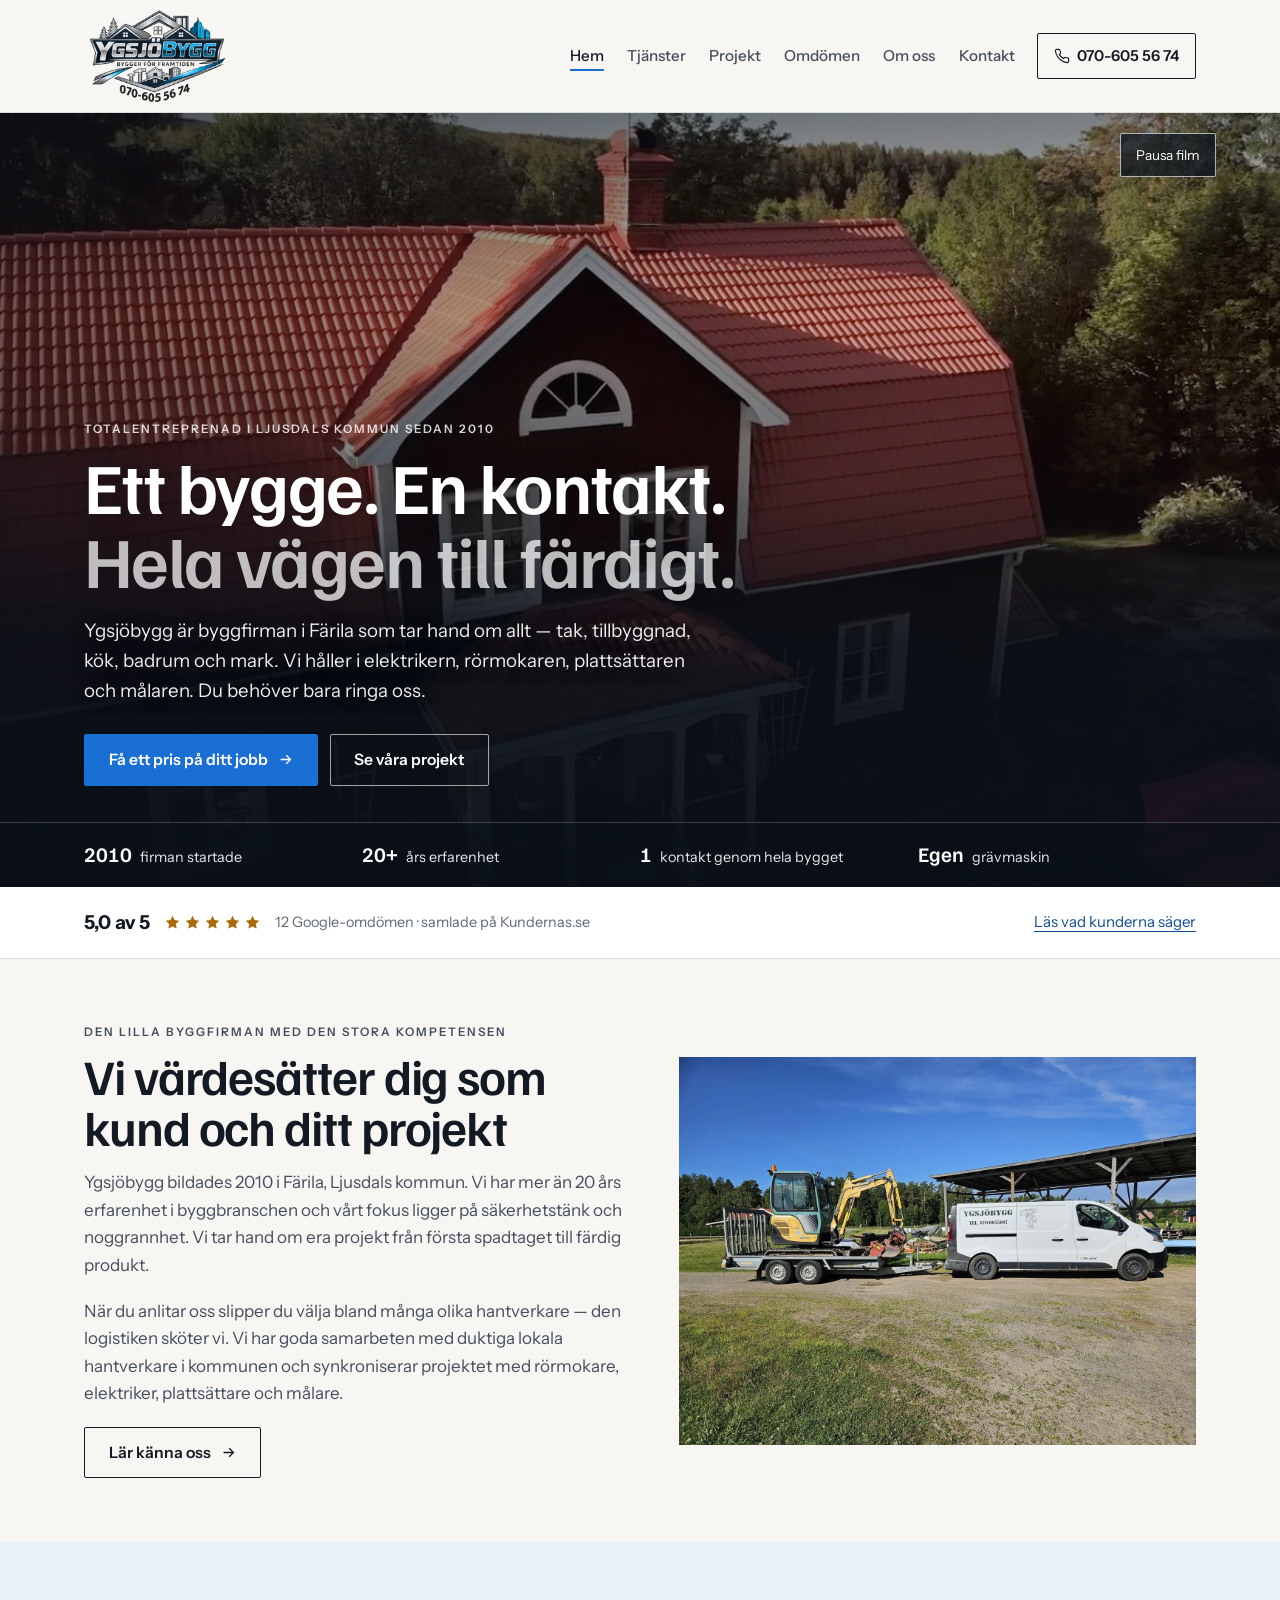
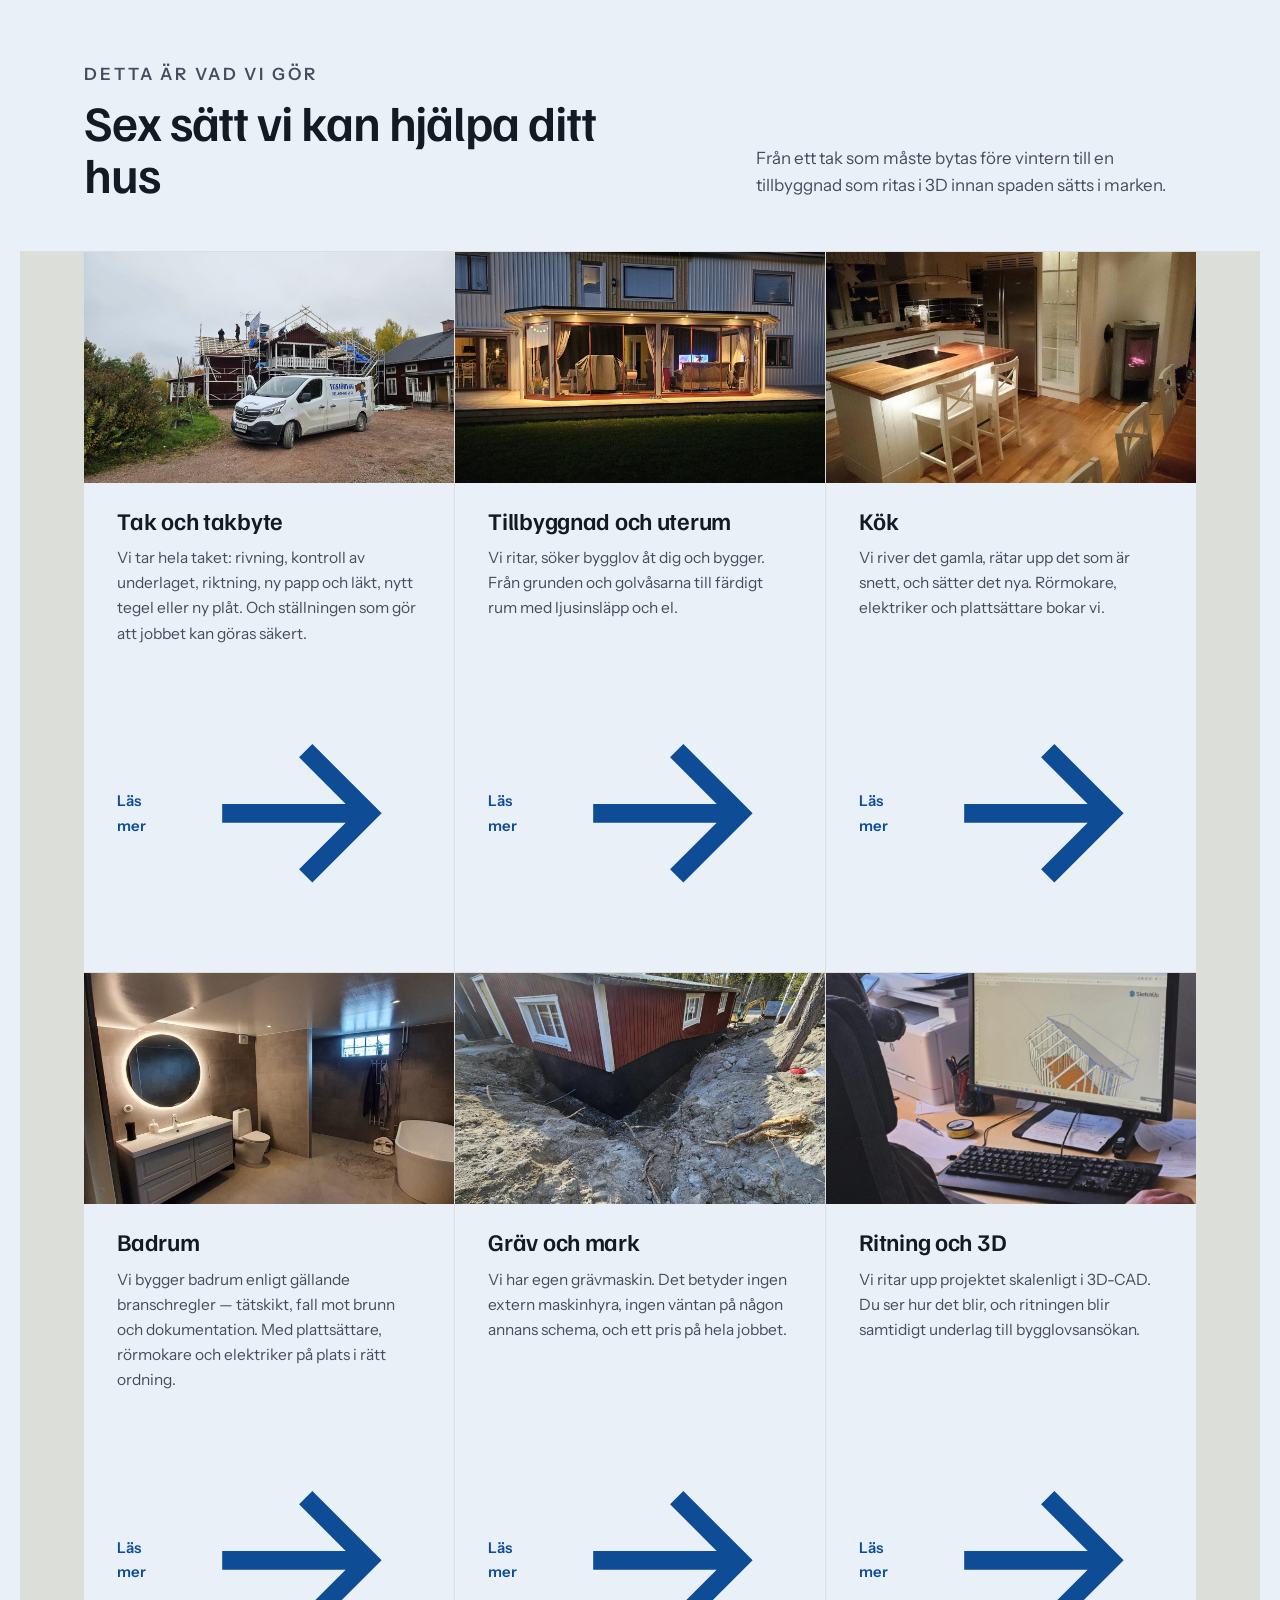
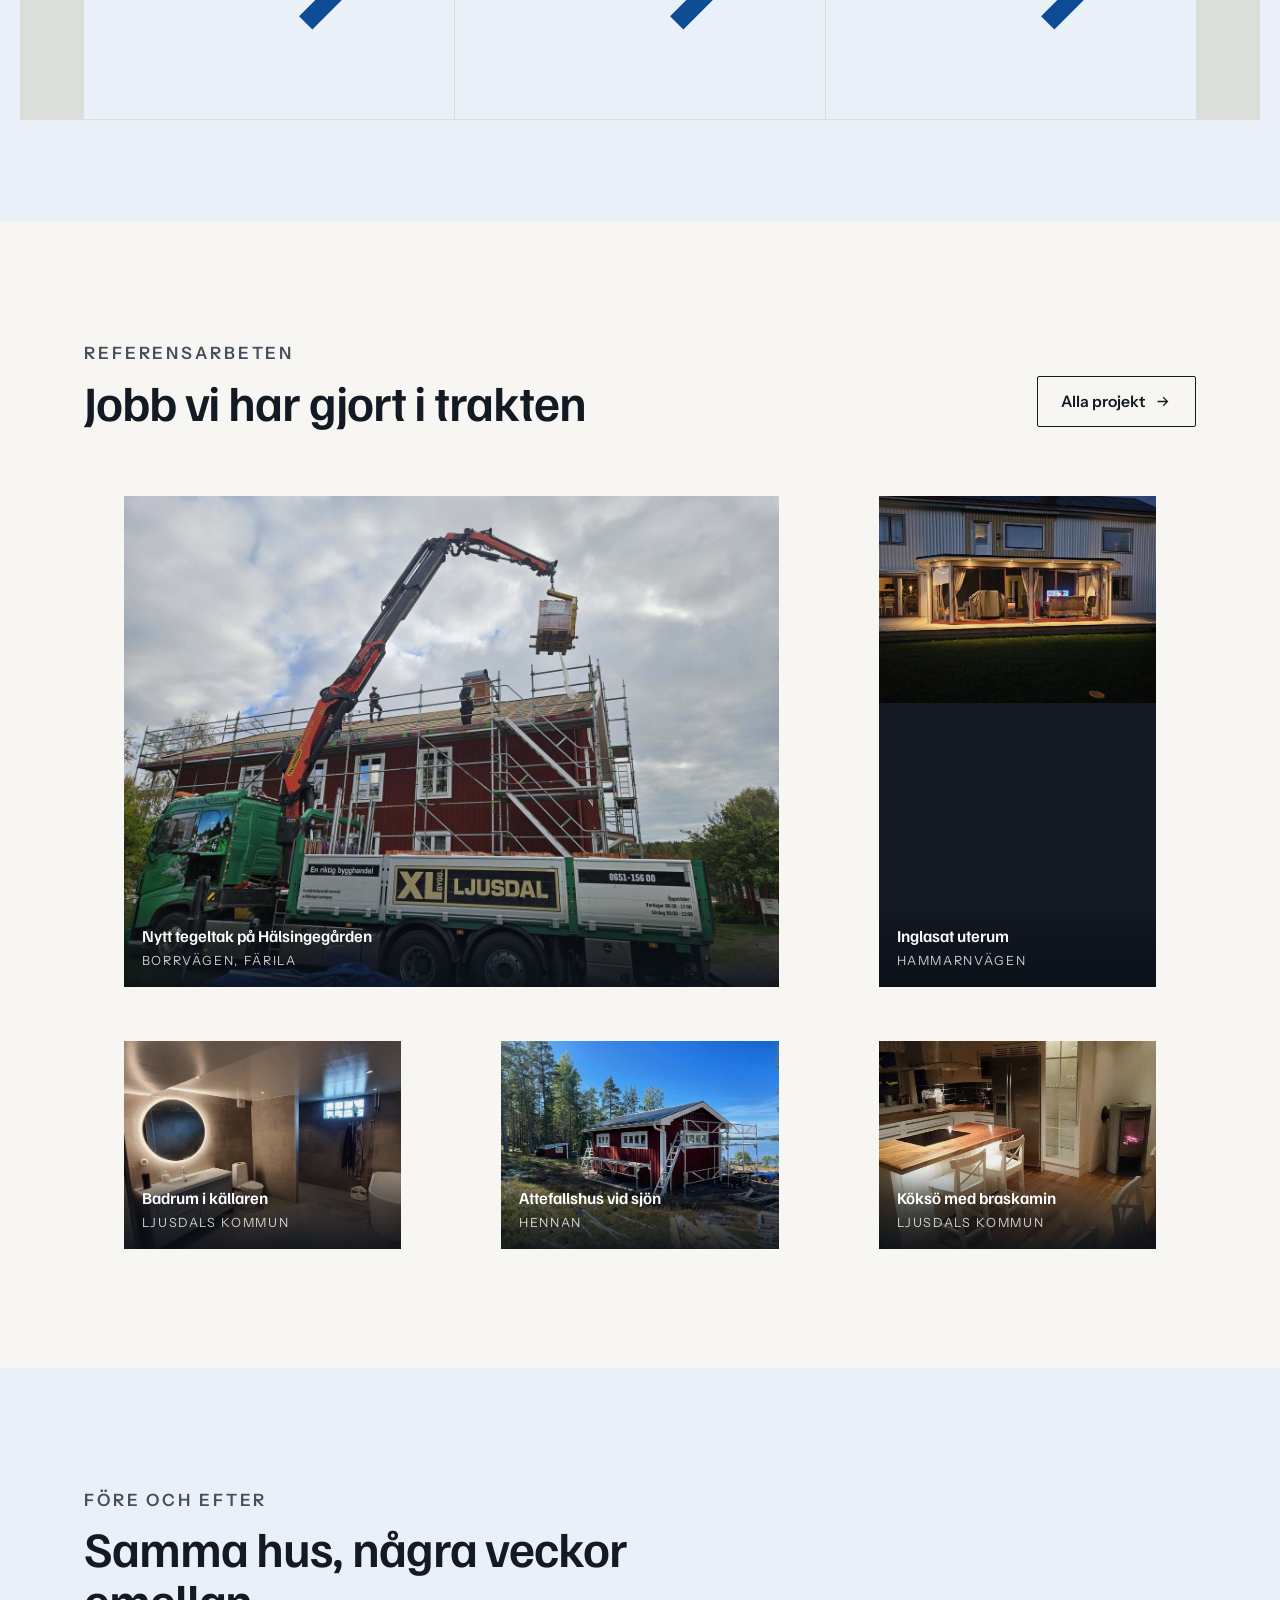
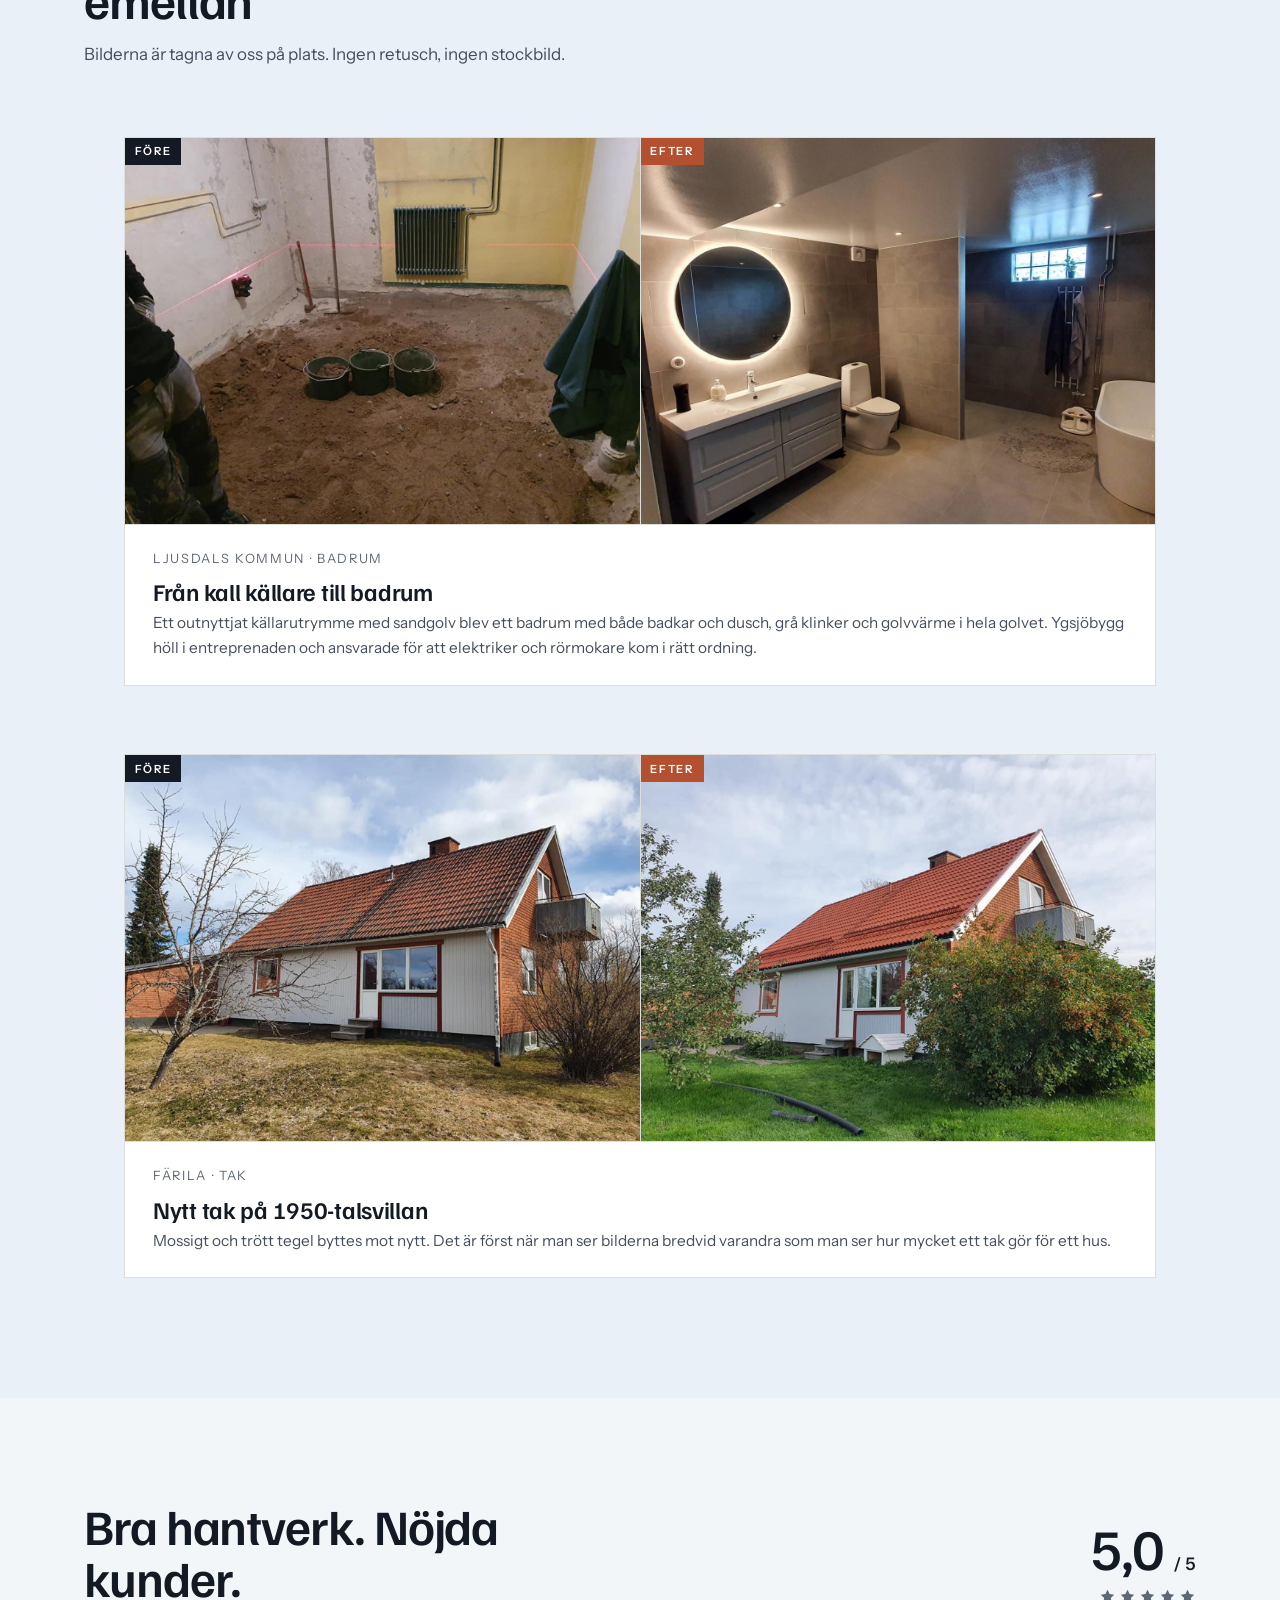
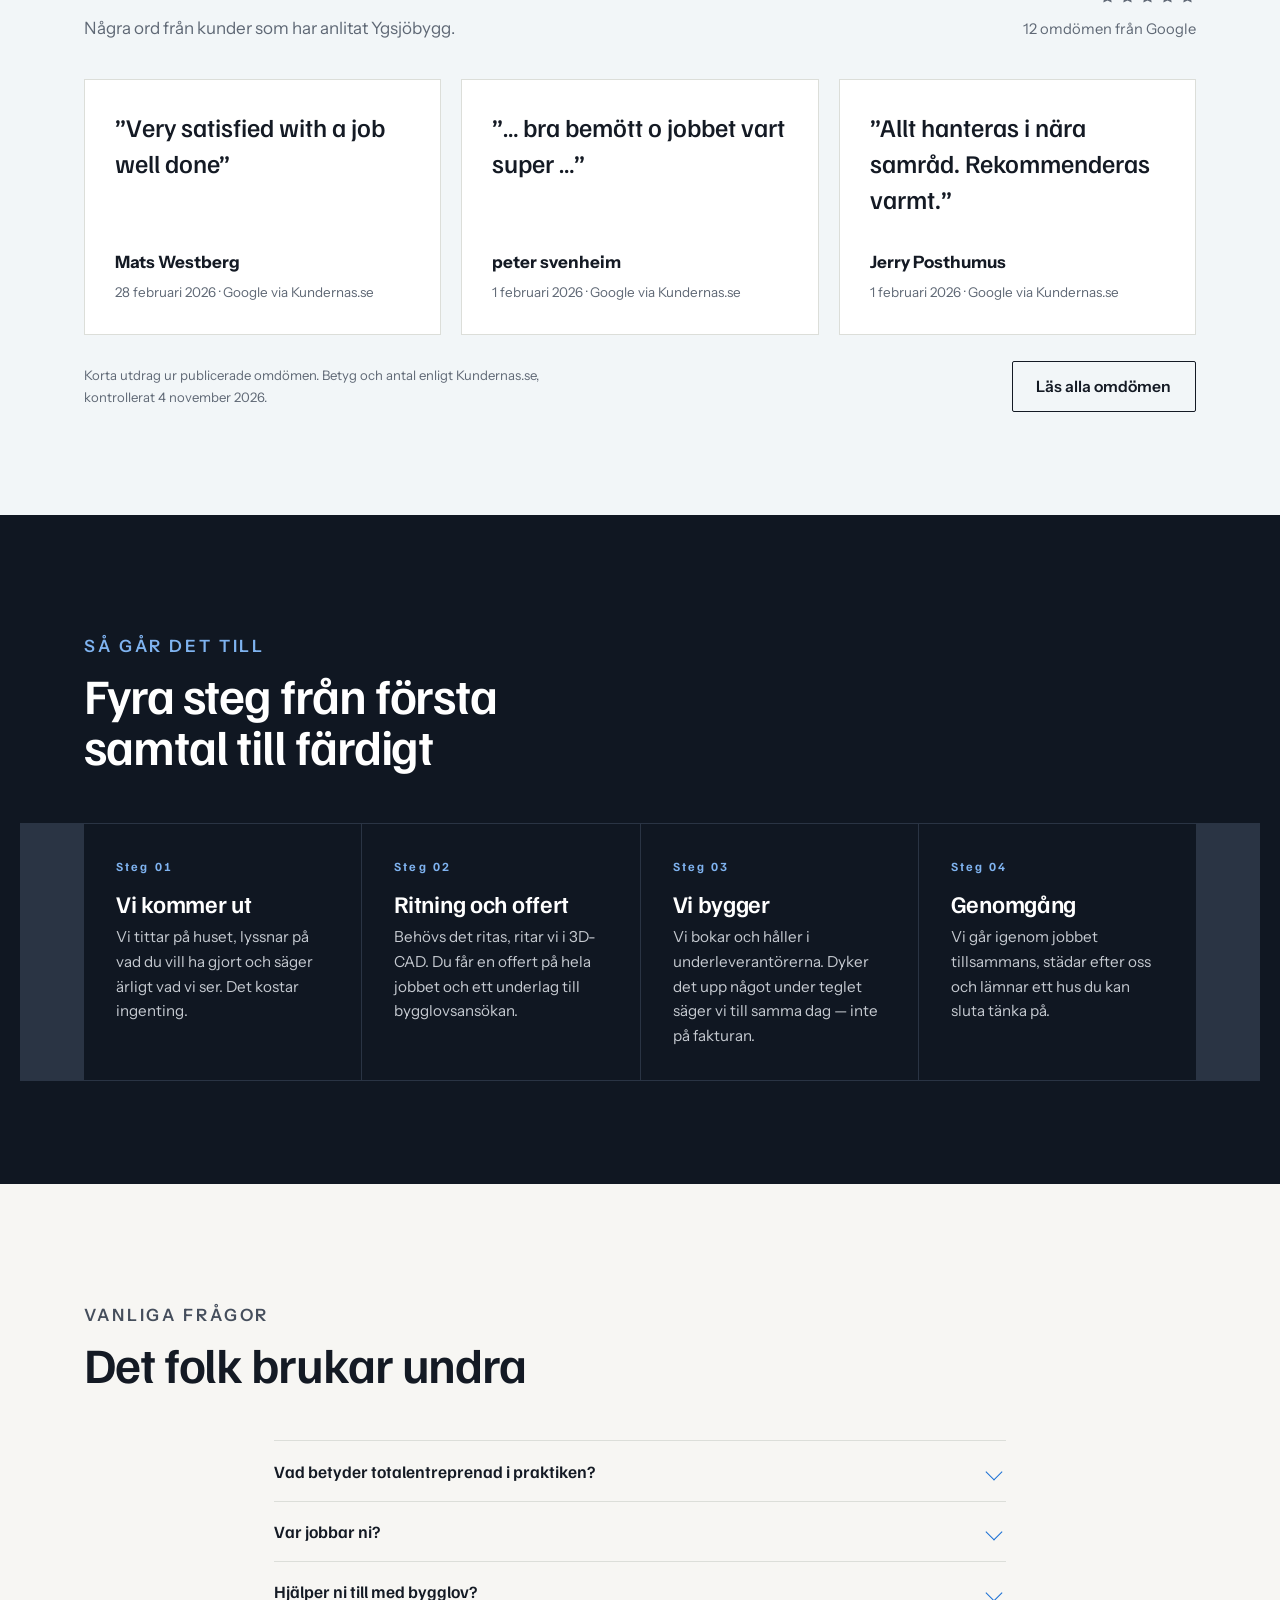
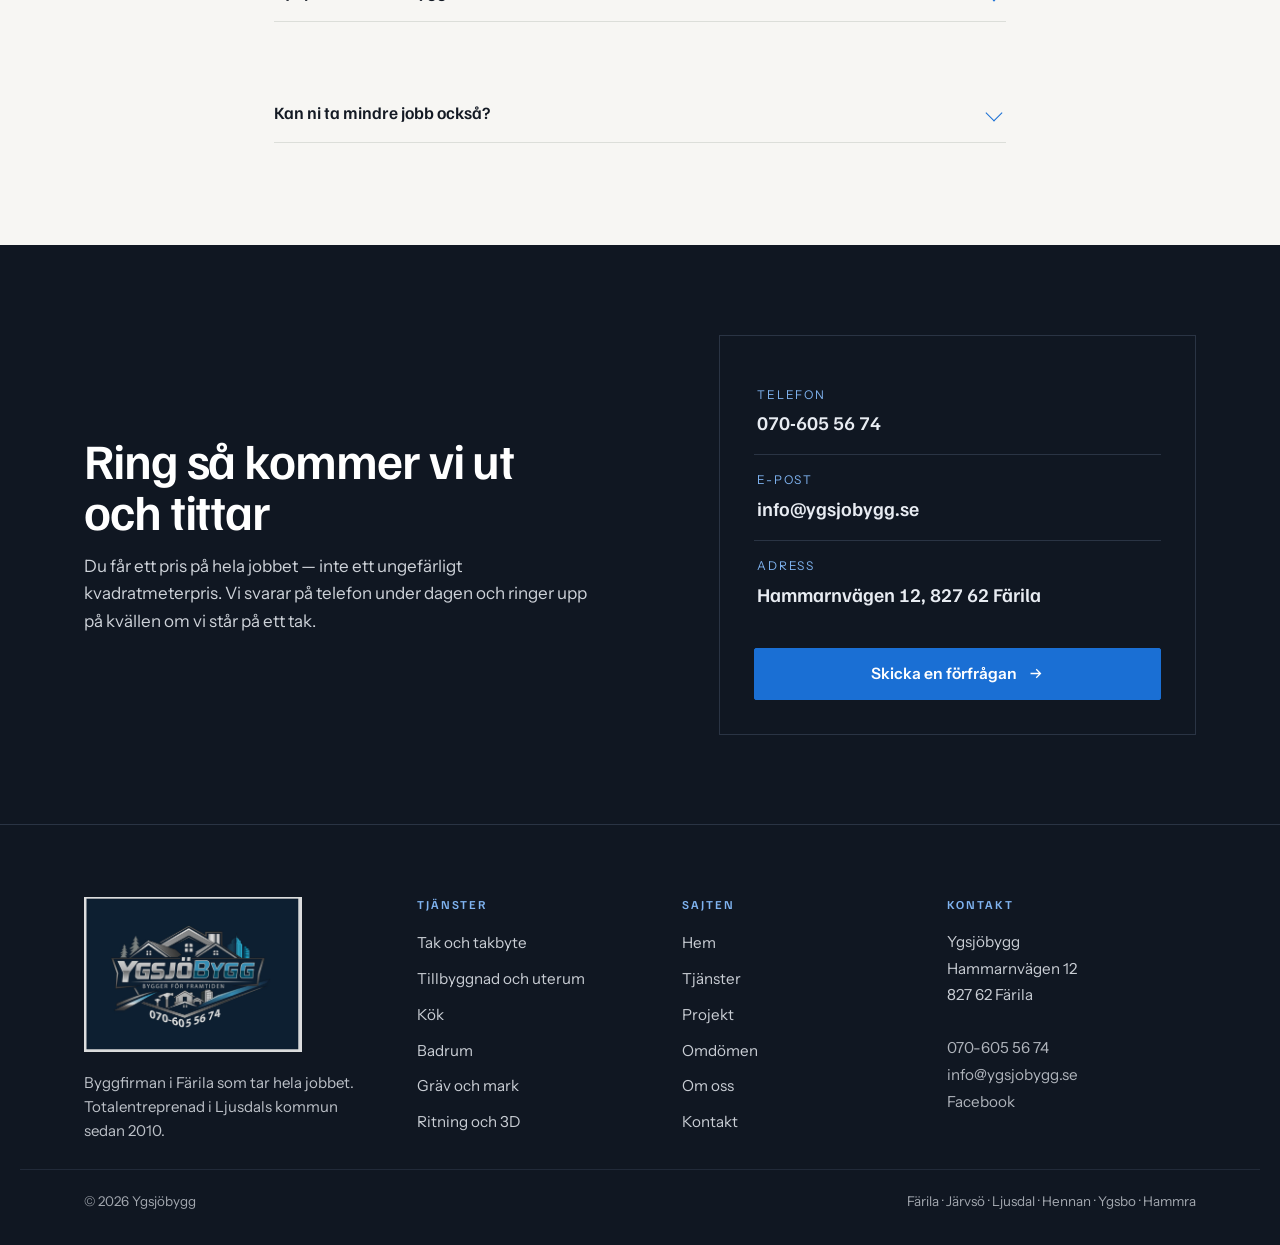
<file: index.html>
<!doctype html>
<html lang="sv">
<head>
<meta charset="utf-8">
<meta name="viewport" content="width=device-width,initial-scale=1,viewport-fit=cover">
<title>Ygsjöbygg – byggfirma i Färila och Ljusdals kommun</title>
<meta name="description" content="Byggfirman med helhetstänket i Färila. Takbyte, uterum, kök, badrum och dränering i hela Ljusdals kommun. Totalentreprenad sedan 2010.">
<meta name="keywords" content="byggfirma Färila, byggfirma Ljusdal, takbyte Ljusdal, takläggare Färila, uterum Hälsingland, badrumsrenovering Ljusdal, köksrenovering Järvsö, dränering Ljusdal, attefallshus Hennan, totalentreprenad Ljusdals kommun">
<meta name="robots" content="index,follow,max-image-preview:large,max-snippet:-1,max-video-preview:-1">
<link rel="canonical" href="https://ygsjobygg.se/">
<meta name="theme-color" content="#101722">
<meta name="geo.region" content="SE-X">
<meta name="geo.placename" content="Färila, Ljusdals kommun">
<meta property="og:type" content="website">
<meta property="og:locale" content="sv_SE">
<meta property="og:site_name" content="Ygsjöbygg">
<meta property="og:title" content="Ygsjöbygg – byggfirma i Färila och Ljusdals kommun">
<meta property="og:description" content="Byggfirman med helhetstänket i Färila. Takbyte, uterum, kök, badrum och dränering i hela Ljusdals kommun. Totalentreprenad sedan 2010.">
<meta property="og:url" content="https://ygsjobygg.se/">
<meta property="og:image" content="https://ygsjobygg.se/media/hero-poster.jpg">
<meta name="twitter:card" content="summary_large_image">
<meta name="twitter:title" content="Ygsjöbygg – byggfirma i Färila och Ljusdals kommun">
<meta name="twitter:description" content="Byggfirman med helhetstänket i Färila. Takbyte, uterum, kök, badrum och dränering i hela Ljusdals kommun. Totalentreprenad sedan 2010.">
<meta name="twitter:image" content="https://ygsjobygg.se/media/hero-poster.jpg">
<link rel="icon" href="media/ygsjobygg-logo-2026.png" type="image/png">
<link rel="preconnect" href="https://fonts.googleapis.com">
<link rel="preconnect" href="https://fonts.gstatic.com" crossorigin>
<link href="https://fonts.googleapis.com/css2?family=Familjen+Grotesk:wght@400;500;600;700&family=Instrument+Sans:wght@400;500;600&display=swap" rel="stylesheet">
<link rel="preload" as="image" href="media/dronarfilm-poster.webp?v=20261104" fetchpriority="high">
<style>
/* DESIGN — Ygsjöbygg, Färila
   FÖR VEM: husägare i Ljusdals kommun (Färila, Järvsö, Ljusdal, Hennan, Ygsbo, Hammra)
   med ett timmerhus eller en villa från 1900-talet som behöver nytt tak, badrum, kök,
   uterum eller dränering. De vill inte vara projektledare på sin egen semester.
   FÖRSTA TVÅ SEKUNDERNA: en riktig firma som står på ett tak i Hälsingland i oktober.
   Lugn, konkret, lokal. Inte en byrå.
   DIAGNOS AV GAMLA SAJTEN: tre bra referenstexter begravda under en WordPress-mall,
   ingen projektsida, inga bilder på 60+ färdiga jobb, ingen struktur för Google.
   FÄRG: --blue pixelplockad ur deras egen logotyp (Ygsjobygg_Social_Profil, den rena
   versionen). --tegel plockat ur drönarbilden på taket de själva lagt på Borrvägen
   (#C06048 i originalet, nedtonat till #B4502F för kontrast). Ingen beige.
   TYPSNITT: Familjen Grotesk till rubriker (svensk grotesk med egen karaktär i g och y
   — passar ett företag som heter Ygsjöbygg) och Instrument Sans till brödtext.
   MOTIV: "läkten" — en 1 px linje med korta vertikala streck med jämna mellanrum,
   som läkt på ett tak. Återkommer som sektionsavdelare, under rubriker och som ram
   runt före/efter-paren.
   RÖRELSE: reveal = translate + fade, 700 ms, ease-out. Hover = bild 1.03 + understrykning.
   Ingen animation på h1, telefonnummer eller pris. prefers-reduced-motion stänger av
   allt och pausar videon.
   KUNDOMDÖMEN: publicerade Google-omdömen hämtade från Kundernas.se 2026-11-04.
   MEDVETET BORTVALT:
   priser (de offererar per projekt), kort-med-skugga, ikonrutor, numrerade steg.
   KONTRAST (uträknad före CSS): ink/paper 16.15 · ink-2 7.78 · mute 5.22 · blue 4.55
   · blue-deep 7.79 · tegel 4.71 · on-night/night 15.17 · blue-night 8.23
*/

:root{
  --ink:#141A24; --ink-2:#454E5C; --mute:#5F6875;
  --blue:#1A6FD4; --blue-deep:#0E4C96; --blue-night:#7FB3F0;
  --tegel:#B4502F; --tegel-night:#C8714F;
  --paper:#F7F6F3; --sky:#E9F0F8; --white:#FFFFFF;
  --night:#101722; --on-night:#E8ECF2;
  --line:#DCDED9; --line-night:#2A3444;
  --ease:cubic-bezier(.22,.61,.36,1);
  --pad:clamp(20px,5vw,72px);
  --maxw:1240px;
}

*{box-sizing:border-box}
html{-webkit-text-size-adjust:100%;scroll-behavior:smooth}
@media(prefers-reduced-motion:reduce){html{scroll-behavior:auto}}
body{
  margin:0;background:var(--paper);color:var(--ink);
  font-family:"Instrument Sans",system-ui,-apple-system,"Segoe UI",sans-serif;
  font-size:17px;line-height:1.62;-webkit-font-smoothing:antialiased;
  overflow-x:hidden;
}
img{max-width:100%;height:auto;display:block}
a{color:inherit}
h1,h2,h3,h4{font-family:"Familjen Grotesk","Instrument Sans",sans-serif;
  font-weight:600;line-height:1.04;letter-spacing:-.022em;margin:0}
h1{font-size:clamp(2.4rem,6.2vw,4.5rem)}
h2{font-size:clamp(1.85rem,4vw,3.1rem)}
h3{font-size:clamp(1.18rem,1.9vw,1.5rem);line-height:1.18;letter-spacing:-.012em}
h4{font-size:1.02rem;line-height:1.3;letter-spacing:0}
p{margin:0 0 1.1em}
p:last-child{margin-bottom:0}
em{font-style:normal;color:var(--tegel)}
.wrap{max-width:var(--maxw);margin:0 auto;padding-left:var(--pad);padding-right:var(--pad)}
[id]{scroll-margin-top:96px}
.sr{position:absolute;width:1px;height:1px;overflow:hidden;clip:rect(0 0 0 0);white-space:nowrap}

/* ——— MOTIVET: läkten ——— */
.lakt{position:relative;height:11px;margin:0}
.lakt::before{content:"";position:absolute;left:0;right:0;bottom:0;height:1px;background:currentColor;opacity:.75}
.lakt::after{content:"";position:absolute;inset:0;
  background-image:repeating-linear-gradient(90deg,currentColor 0 1px,transparent 1px 15px);opacity:.26}

/* ——— Etiketter ——— */
.lbl{font-size:.735rem;letter-spacing:.17em;text-transform:uppercase;font-weight:600;
  color:var(--mute);margin:0 0 .5rem}
.lbl-b{color:var(--blue-deep)}

/* ——— Knappar ——— */
.btn{display:inline-flex;align-items:center;gap:.6em;min-height:48px;padding:.78em 1.5em;
  background:var(--blue);color:#fff;text-decoration:none;font-weight:600;font-size:.98rem;
  border:1px solid var(--blue);border-radius:2px;transition:background .25s var(--ease),border-color .25s var(--ease)}
.btn:hover{background:var(--blue-deep);border-color:var(--blue-deep)}
.btn-2{background:transparent;color:var(--ink);border-color:var(--ink)}
.btn-2:hover{background:var(--ink);border-color:var(--ink);color:#fff}
.btn-l{background:transparent;color:#fff;border-color:rgba(255,255,255,.62)}
.btn-l:hover{background:#fff;color:var(--ink);border-color:#fff}
.btn svg{width:17px;height:17px;flex:none}

/* ——— Navigation ——— */
.nav{position:sticky;top:0;z-index:60;background:var(--paper);border-bottom:1px solid var(--line)}
.nav-in{max-width:var(--maxw);margin:0 auto;padding:.7rem var(--pad);
  display:flex;align-items:center;gap:1.4rem}
.nav-menu{display:flex;align-items:center;gap:1.4rem;margin-left:auto}
.mark{display:flex;align-items:center;margin-right:auto;text-decoration:none;min-height:46px}
.mark img{width:clamp(136px,14vw,172px)}
.nav-links{display:flex;align-items:center;gap:1.45rem;list-style:none;margin:0;padding:0}
.nav-links a{text-decoration:none;font-size:.95rem;font-weight:500;color:var(--ink-2);
  padding:.45rem 0;position:relative;transition:color .22s var(--ease)}
.nav-links a::after{content:"";position:absolute;left:0;right:100%;bottom:.1rem;height:1.5px;
  background:var(--blue);transition:right .3s var(--ease)}
.nav-links a:hover,.nav-links a[aria-current]{color:var(--ink)}
.nav-links a:hover::after,.nav-links a[aria-current]::after{right:0}
.nav-tel{display:inline-flex;align-items:center;gap:.5em;min-height:46px;padding:.45em 1.05em;
  border:1px solid var(--ink);border-radius:2px;text-decoration:none;font-weight:600;font-size:.94rem;
  transition:background .25s var(--ease),color .25s var(--ease)}
.nav-tel:hover{background:var(--ink);color:#fff}
.burger{display:none;align-items:center;justify-content:center;width:46px;height:46px;
  background:none;border:1px solid var(--line);border-radius:2px;cursor:pointer;padding:0}
.burger span{display:block;width:19px;height:1.5px;background:var(--ink);position:relative}
.burger span::before,.burger span::after{content:"";position:absolute;left:0;width:19px;height:1.5px;background:var(--ink)}
.burger span::before{top:-6px}.burger span::after{top:6px}
@media(max-width:980px){
  .nav-menu{display:none}
  .burger{display:flex;margin-left:auto}
  .nav.open .nav-menu{display:flex;position:absolute;top:100%;left:0;right:0;flex-direction:column;
    align-items:stretch;gap:0;margin:0;background:var(--paper);
    border-bottom:1px solid var(--line);padding:.2rem var(--pad) 1.2rem;
    box-shadow:0 18px 30px -24px rgba(16,23,34,.5)}
  .nav.open .nav-links{flex-direction:column;align-items:stretch;gap:0;width:100%}
  .nav.open .nav-links a{padding:.9rem 0;border-bottom:1px solid var(--line);font-size:1.06rem}
  .nav.open .nav-links a::after{display:none}
  .nav.open .nav-tel{margin-top:1rem;justify-content:center;background:var(--blue);
    color:#fff;border-color:var(--blue)}
}

/* ——— HERO med video ——— */
.hero{position:relative;min-height:clamp(560px,86svh,860px);display:grid;grid-template-rows:1fr auto;
  background:var(--night);color:#fff;overflow:hidden;isolation:isolate}
.hero video,.hero .poster{position:absolute;inset:0;width:100%;height:100%;object-fit:cover;z-index:0}
.hero::after{content:"";position:absolute;inset:0;z-index:1;pointer-events:none;
  background:
   linear-gradient(180deg,rgba(10,16,24,.52) 0%,rgba(10,16,24,.12) 26%,rgba(10,16,24,.34) 48%,
     rgba(10,16,24,.86) 68%,rgba(10,16,24,.94) 100%),
   linear-gradient(90deg,rgba(10,16,24,.5) 0%,rgba(10,16,24,.12) 52%,rgba(10,16,24,0) 100%)}
.hero-copy{position:relative;z-index:2;align-self:end;max-width:var(--maxw);width:100%;margin:0 auto;
  padding:0 var(--pad) clamp(28px,4vh,48px)}
.hero-copy .lbl{color:rgba(255,255,255,.82)}
.hero-copy .lakt{color:#fff;max-width:230px;margin-bottom:1.3rem}
.hero h1{max-width:17ch;text-shadow:0 1px 26px rgba(8,13,20,.5)}
.hero h1 em{color:#fff;opacity:.72}
.hero-sub{max-width:52ch;margin:1.15rem 0 1.7rem;font-size:clamp(1.02rem,1.5vw,1.17rem);
  color:rgba(255,255,255,.93);text-shadow:0 1px 18px rgba(8,13,20,.55)}
.hero-cta{display:flex;flex-wrap:wrap;gap:.7rem}
.hero-foot{position:relative;z-index:2;border-top:1px solid rgba(255,255,255,.2);
  background:rgba(10,16,24,.5);backdrop-filter:blur(2px)}
.hero-foot ul{max-width:var(--maxw);margin:0 auto;padding:0 var(--pad);list-style:none;
  display:grid;grid-template-columns:repeat(4,1fr)}
.hero-foot li{padding:.95rem 1.1rem .95rem 0;font-size:.9rem;color:rgba(255,255,255,.9);
  display:flex;align-items:baseline;gap:.55em}
.hero-foot b{font-family:"Familjen Grotesk",sans-serif;font-size:1.3rem;font-weight:600;color:#fff}
@media(max-width:860px){
  .hero{min-height:clamp(520px,84svh,760px)}
  .hero-foot ul{grid-template-columns:1fr 1fr}
  .hero-foot li:nth-child(-n+2){border-bottom:1px solid rgba(255,255,255,.16)}
}
@media(max-width:430px){.hero h1{font-size:2.25rem}}

/* ——— Sidhuvud på undersidor ——— */
.phead{background:var(--night);color:var(--on-night);position:relative;overflow:hidden}
.phead-in{max-width:var(--maxw);margin:0 auto;padding:clamp(56px,9vw,104px) var(--pad) clamp(40px,6vw,64px)}
.phead .lbl{color:var(--blue-night)}
.phead h1{max-width:19ch;color:#fff}
.phead p{max-width:58ch;margin-top:1.1rem;color:var(--on-night);font-size:1.07rem}
.phead .lakt{color:#fff;max-width:200px;margin-bottom:1.2rem}
.phead-img{position:absolute;inset:0;z-index:0;opacity:.3}
.phead-img img{width:100%;height:100%;object-fit:cover}
.phead-in{position:relative;z-index:2}
.phead.has-img::after{content:"";position:absolute;inset:0;z-index:1;
  background:linear-gradient(90deg,rgba(16,23,34,.96) 0%,rgba(16,23,34,.78) 55%,rgba(16,23,34,.5) 100%)}

/* ——— Brödsmulor ——— */
.crumbs{border-bottom:1px solid var(--line);background:var(--paper)}
.crumbs ol{max-width:var(--maxw);margin:0 auto;padding:.7rem var(--pad);list-style:none;
  display:flex;flex-wrap:wrap;gap:.45em;font-size:.83rem;color:var(--mute)}
.crumbs a{color:var(--mute);text-decoration:none}
.crumbs a:hover{color:var(--ink);text-decoration:underline}
.crumbs li+li::before{content:"/";margin-right:.45em;opacity:.5}

/* ——— Sektioner ——— */
.sec{padding:clamp(56px,8vw,112px) 0}
.sec-sky{background:var(--sky)}
.sec-night{background:var(--night);color:var(--on-night)}
.sec-night h2,.sec-night h3{color:#fff}
.sec-night .lbl{color:var(--blue-night)}
.sec-night .lakt{color:#fff}
.sec-tight{padding:clamp(40px,5vw,64px) 0}
.shead{max-width:var(--maxw);margin:0 auto;padding:0 var(--pad);margin-bottom:clamp(32px,4vw,56px)}
.shead .lakt{max-width:170px;margin-bottom:1.1rem;color:var(--ink)}
.shead h2{max-width:20ch}
.shead p{max-width:60ch;margin-top:1rem;color:var(--ink-2);font-size:1.06rem}
.shead-row{display:flex;flex-wrap:wrap;gap:2rem;align-items:flex-end;justify-content:space-between}
.shead-row>div:first-child{flex:1 1 420px}

/* ——— Flush rutnät: tjänster (delade kantlinjer, inga kort) ——— */
.grid-flush{max-width:var(--maxw);margin:0 auto;padding:0 var(--pad);
  display:grid;grid-template-columns:repeat(3,1fr);gap:1px;background:var(--line);
  border:1px solid var(--line);border-left:0;border-right:0}
.grid-flush.g2{grid-template-columns:repeat(2,1fr)}
.cell{background:var(--paper);padding:clamp(22px,2.6vw,34px);display:flex;flex-direction:column;gap:.7rem;
  text-decoration:none;color:inherit;position:relative;transition:background .3s var(--ease)}
.sec-sky .cell{background:var(--sky)}
a.cell:hover{background:var(--white)}
.cell .num{font-size:.74rem;letter-spacing:.14em;color:var(--blue-deep);font-weight:600}
.cell h3{margin-top:.1rem}
.cell p{color:var(--ink-2);font-size:.97rem}
.cell .go{margin-top:auto;padding-top:.9rem;font-weight:600;font-size:.93rem;color:var(--blue-deep);
  display:inline-flex;align-items:center;gap:.45em}
a.cell:hover .go span{text-decoration:underline}
.cell-img{display:block;margin:0 calc(-1*clamp(22px,2.6vw,34px)) clamp(4px,1vw,10px);overflow:hidden;
  margin-top:calc(-1*clamp(22px,2.6vw,34px));aspect-ratio:16/10}
.cell-img img{width:100%;height:100%;object-fit:cover;transition:transform .7s var(--ease)}
a.cell:hover .cell-img img{transform:scale(1.035)}
@media(max-width:900px){.grid-flush{grid-template-columns:repeat(2,1fr)}}
@media(max-width:600px){.grid-flush,.grid-flush.g2{grid-template-columns:1fr}}
.grid-flush.g2>.cell:last-child:nth-child(odd){grid-column:1/-1}
@media(max-width:600px){.grid-flush.g2>.cell:last-child:nth-child(odd){grid-column:auto}}

/* ——— Siffror / fakta ——— */
.facts{max-width:var(--maxw);margin:0 auto;padding:0 var(--pad);
  display:grid;grid-template-columns:repeat(4,1fr);gap:1px;background:var(--line);
  border-block:1px solid var(--line)}
.facts div{background:var(--paper);padding:clamp(20px,2.4vw,30px)}
.sec-sky .facts div{background:var(--sky)}
.facts b{display:block;font-family:"Familjen Grotesk",sans-serif;font-weight:600;
  font-size:clamp(1.9rem,3.4vw,2.7rem);line-height:1;letter-spacing:-.02em}
.facts span{display:block;margin-top:.5rem;font-size:.89rem;color:var(--mute)}
@media(max-width:760px){.facts{grid-template-columns:1fr 1fr}}

/* ——— Före / efter-par ——— */
.ba{border:1px solid var(--line);background:var(--white);overflow:hidden}
.sec-night .ba{border-color:var(--line-night);background:#16202E}
.ba-pair{display:grid;grid-template-columns:1fr 1fr;gap:1px;background:var(--line)}
.sec-night .ba-pair{background:var(--line-night)}
.ba-half{position:relative;background:var(--white)}
.ba-half img{width:100%;aspect-ratio:4/3;object-fit:cover}
.ba-tag{position:absolute;top:0;left:0;background:var(--ink);color:#fff;
  font-size:.7rem;letter-spacing:.16em;text-transform:uppercase;font-weight:600;padding:.4em .85em}
.ba-half.after .ba-tag{background:var(--tegel)}
.ba-cap{padding:clamp(16px,2vw,24px) clamp(18px,2.2vw,28px);border-top:1px solid var(--line)}
.sec-night .ba-cap{border-color:var(--line-night)}
.ba-cap h3{margin-bottom:.35rem}
.ba-cap p{color:var(--ink-2);font-size:.96rem;margin:0}
.sec-night .ba-cap p{color:var(--on-night);opacity:.85}
.ba-cap .where{font-size:.8rem;letter-spacing:.13em;text-transform:uppercase;color:var(--mute);margin-bottom:.5rem}
.ba-pair.c1{grid-template-columns:1fr}
.ba-pair.c2{grid-template-columns:1fr 1fr}
.ba-pair.c3{grid-template-columns:1fr 1fr 1fr}
@media(max-width:700px){.ba-pair.c3{grid-template-columns:1fr 1fr}}
@media(max-width:560px){.ba-pair,.ba-pair.c2,.ba-pair.c3{grid-template-columns:1fr}}

/* ——— Projektgalleri ——— */
.pg{max-width:var(--maxw);margin:0 auto;padding:0 var(--pad);
  display:grid;grid-template-columns:repeat(3,1fr);gap:clamp(14px,1.6vw,22px)}
@media(max-width:900px){.pg{grid-template-columns:repeat(2,1fr)}}
@media(max-width:520px){.pg{grid-template-columns:1fr}}
.pc{position:relative;overflow:hidden;background:var(--ink);display:block;text-decoration:none;color:#fff}
.pc img{width:100%;aspect-ratio:4/3;object-fit:cover;transition:transform .8s var(--ease);opacity:.94}
.pc:hover img{transform:scale(1.04)}
.pc figcaption{position:absolute;left:0;right:0;bottom:0;padding:1.4rem 1.1rem .95rem;
  background:linear-gradient(0deg,rgba(10,16,24,.9),rgba(10,16,24,.55) 55%,transparent)}
.pc .t{font-family:"Familjen Grotesk",sans-serif;font-weight:600;font-size:1.04rem;line-height:1.2;display:block}
.pc .w{display:block;font-size:.79rem;letter-spacing:.13em;text-transform:uppercase;
  color:rgba(255,255,255,.78);margin-top:.3rem}
.pc.tall img{aspect-ratio:3/4}
.pc.wide{grid-column:span 2}
@media(max-width:520px){.pc.wide{grid-column:auto}}

/* ——— Filterknappar ——— */
.filters{max-width:var(--maxw);margin:0 auto;padding:0 var(--pad);display:flex;flex-wrap:wrap;gap:.5rem;
  margin-bottom:clamp(24px,3vw,36px)}
.filters button{min-height:42px;padding:.45em 1.05em;background:transparent;border:1px solid var(--line);
  border-radius:2px;font:inherit;font-size:.92rem;font-weight:500;color:var(--ink-2);cursor:pointer;
  transition:border-color .25s var(--ease),color .25s var(--ease),background .25s var(--ease)}
.filters button:hover{border-color:var(--ink);color:var(--ink)}
.filters button[aria-pressed="true"]{background:var(--ink);border-color:var(--ink);color:#fff}

/* ——— Text + bild ——— */
.split{max-width:var(--maxw);margin:0 auto;padding:0 var(--pad);
  display:grid;grid-template-columns:1.05fr 1fr;gap:clamp(28px,4vw,64px);align-items:center}
.split.rev>:first-child{order:2}
.split-media img{width:100%;aspect-ratio:4/3;object-fit:cover}
.split-media.tall img{aspect-ratio:3/4}
.split-txt h2{margin-bottom:1rem}
.split-txt .lakt{max-width:150px;margin-bottom:1.1rem;color:var(--ink)}
.sec-night .split-txt .lakt{color:#fff}
.split-txt p{color:var(--ink-2)}
.sec-night .split-txt p{color:var(--on-night);opacity:.88}
@media(max-width:860px){.split{grid-template-columns:1fr}.split.rev>:first-child{order:0}}

/* ——— Lista med bockar ——— */
.ticks{list-style:none;margin:1.4rem 0 0;padding:0;display:grid;gap:.1rem}
.ticks li{padding:.72rem 0 .72rem 1.9rem;border-bottom:1px solid var(--line);position:relative;font-size:1rem}
.sec-night .ticks li{border-color:var(--line-night)}
.ticks li::before{content:"";position:absolute;left:0;top:1.22rem;width:11px;height:6px;
  border-left:1.8px solid var(--blue);border-bottom:1.8px solid var(--blue);transform:rotate(-45deg)}
.sec-night .ticks li::before{border-color:var(--blue-night)}

/* ——— Process (verklig sekvens, därför numrerad) ——— */
.steps{max-width:var(--maxw);margin:0 auto;padding:0 var(--pad);
  display:grid;grid-template-columns:repeat(4,1fr);gap:1px;background:var(--line-night);
  border-block:1px solid var(--line-night)}
.steps div{background:var(--night);padding:clamp(22px,2.6vw,32px)}
.steps b{display:block;font-family:"Familjen Grotesk",sans-serif;font-size:.78rem;letter-spacing:.17em;
  color:var(--blue-night);margin-bottom:.8rem}
.steps h3{margin-bottom:.5rem}
.steps p{font-size:.95rem;color:var(--on-night);opacity:.84;margin:0}
@media(max-width:860px){.steps{grid-template-columns:1fr 1fr}}
@media(max-width:520px){.steps{grid-template-columns:1fr}}

/* ——— Vanliga frågor ——— */
.faq{max-width:860px;margin:0 auto;padding:0 var(--pad)}
.faq details{border-bottom:1px solid var(--line)}
.faq details:first-child{border-top:1px solid var(--line)}
.faq summary{list-style:none;cursor:pointer;padding:1.15rem 2.4rem 1.15rem 0;position:relative;
  font-family:"Familjen Grotesk",sans-serif;font-weight:600;font-size:1.08rem;line-height:1.3;min-height:48px}
.faq summary::-webkit-details-marker{display:none}
.faq summary::after{content:"";position:absolute;right:.4rem;top:1.55rem;width:11px;height:11px;
  border-right:1.8px solid var(--blue);border-bottom:1.8px solid var(--blue);
  transform:rotate(45deg);transition:transform .3s var(--ease)}
.faq details[open] summary::after{transform:rotate(-135deg);top:1.8rem}
.faq .ans{padding:0 2.4rem 1.3rem 0;color:var(--ink-2)}
.faq .ans p{margin-bottom:.8em}

/* ——— Kontaktband ——— */
.cta{background:var(--night);color:var(--on-night)}
.cta-in{max-width:var(--maxw);margin:0 auto;padding:clamp(52px,7vw,92px) var(--pad);
  display:grid;grid-template-columns:1.1fr .9fr;gap:clamp(28px,4vw,64px);align-items:center}
.cta h2{color:#fff;max-width:16ch}
.cta p{margin-top:1rem;max-width:46ch;opacity:.88}
.cta .lakt{color:#fff;max-width:160px;margin-bottom:1.1rem}
.cta-box{border:1px solid var(--line-night);padding:clamp(22px,3vw,34px)}
.cta-box dl{margin:0;display:grid;gap:1px;background:var(--line-night)}
.cta-box .row{background:var(--night);padding:.95rem .2rem}
.cta-box dt{font-size:.75rem;letter-spacing:.16em;text-transform:uppercase;color:var(--blue-night);margin-bottom:.2rem}
.cta-box dd{margin:0;font-family:"Familjen Grotesk",sans-serif;font-size:1.22rem;font-weight:600}
.cta-box dd a{text-decoration:none}
.cta-box dd a:hover{text-decoration:underline}
.cta-box .btn{margin-top:1.4rem;width:100%;justify-content:center}
@media(max-width:860px){.cta-in{grid-template-columns:1fr}}

/* ——— Formulär ——— */
.form{display:grid;gap:1rem;max-width:620px}
.form label{display:grid;gap:.38rem;font-size:.88rem;font-weight:600;color:var(--ink-2)}
.form input,.form textarea,.form select{font:inherit;font-size:1rem;padding:.75rem .9rem;min-height:48px;
  border:1px solid var(--line);border-radius:2px;background:var(--white);color:var(--ink);width:100%}
.form textarea{min-height:142px;resize:vertical}
.form input:focus,.form textarea:focus,.form select:focus{outline:2px solid var(--blue);outline-offset:1px;border-color:var(--blue)}
.form .two{display:grid;grid-template-columns:1fr 1fr;gap:1rem}
@media(max-width:560px){.form .two{grid-template-columns:1fr}}
.form .note{font-size:.85rem;color:var(--mute)}

/* ——— Team ——— */
.team{max-width:var(--maxw);margin:0 auto;padding:0 var(--pad);
  display:grid;grid-template-columns:repeat(3,1fr);gap:1px;background:var(--line);border-block:1px solid var(--line)}
.team div{background:var(--paper);padding:clamp(22px,2.6vw,34px)}
.team h3{margin-bottom:.3rem}
.team span{font-size:.88rem;letter-spacing:.13em;text-transform:uppercase;color:var(--blue-deep);font-weight:600}
@media(max-width:700px){.team{grid-template-columns:1fr}}

/* ——— Sidfot ——— */
.foot{background:var(--night);color:var(--on-night);border-top:1px solid var(--line-night)}
.foot-in{max-width:var(--maxw);margin:0 auto;padding:clamp(44px,6vw,72px) var(--pad) 1.6rem;
  display:grid;grid-template-columns:1.3fr 1fr 1fr 1.1fr;gap:clamp(24px,3vw,48px)}
.foot .mark img{width:168px}
.foot-bl p{margin-top:1.2rem;font-size:.94rem;opacity:.8;max-width:34ch}
.foot h4{color:#fff;font-size:.76rem;letter-spacing:.17em;text-transform:uppercase;margin-bottom:1rem;color:var(--blue-night)}
.foot ul{list-style:none;margin:0;padding:0;display:grid;gap:.52rem}
.foot a{text-decoration:none;font-size:.95rem;opacity:.86}
.foot a:hover{opacity:1;text-decoration:underline}
.foot address{font-style:normal;font-size:.95rem;opacity:.86;line-height:1.75}
.foot-bot{max-width:var(--maxw);margin:0 auto;padding:1.3rem var(--pad) 2rem;
  border-top:1px solid var(--line-night);display:flex;flex-wrap:wrap;gap:1rem;
  justify-content:space-between;font-size:.84rem;opacity:.68}
@media(max-width:900px){.foot-in{grid-template-columns:1fr 1fr}}
@media(max-width:560px){.foot-in{grid-template-columns:1fr}}

/* ——— Reveal ——— */
.rv{opacity:0;transform:translateY(22px);transition:opacity .7s var(--ease),transform .7s var(--ease)}
.rv.in{opacity:1;transform:none}
.rv:nth-child(2){transition-delay:.07s}
.rv:nth-child(3){transition-delay:.14s}
.rv:nth-child(4){transition-delay:.21s}
@media(prefers-reduced-motion:reduce){
  .rv{opacity:1;transform:none;transition:none}
  .pc img,.cell-img img{transition:none}
  .hero video{display:none}
}
</style>
<script type="application/ld+json">{"@context": "https://schema.org", "@type": ["GeneralContractor", "HomeAndConstructionBusiness"], "@id": "https://ygsjobygg.se/#org", "name": "Ygsjöbygg", "alternateName": "Ygsjobygg", "slogan": "Bygger för framtiden", "url": "https://ygsjobygg.se/", "logo": "https://ygsjobygg.se/media/ygsjobygg-logo-2026.png", "image": "https://ygsjobygg.se/media/hero-poster.jpg", "telephone": "+46706055674", "email": "info@ygsjobygg.se", "foundingDate": "2010", "priceRange": "$$", "sameAs": ["https://www.facebook.com/ygsjobygg"], "address": {"@type": "PostalAddress", "streetAddress": "Hammarnvägen 12", "postalCode": "827 62", "addressLocality": "Färila", "addressRegion": "Gävleborgs län", "addressCountry": "SE"}, "areaServed": [{"@type": "City", "name": "Färila"}, {"@type": "City", "name": "Ljusdal"}, {"@type": "City", "name": "Järvsö"}, {"@type": "City", "name": "Hennan"}, {"@type": "City", "name": "Ygsbo"}, {"@type": "City", "name": "Hammra"}, {"@type": "City", "name": "Los"}, {"@type": "City", "name": "Korskrogen"}], "employee": [{"@type": "Person", "name": "Ola Östberg", "jobTitle": "Ägare och snickare"}, {"@type": "Person", "name": "Peter Larsson", "jobTitle": "Snickare"}, {"@type": "Person", "name": "Ville Östberg", "jobTitle": "Snickare"}], "knowsAbout": ["Takbyte", "Tegeltak", "Uterum", "Attefallshus", "Badrumsrenovering", "Köksrenovering", "Dränering", "Totalentreprenad"], "hasOfferCatalog": {"@type": "OfferCatalog", "name": "Byggtjänster", "itemListElement": [{"@type": "Offer", "itemOffered": {"@type": "Service", "name": "Tak och takbyte", "description": "Tegel, plåt och papp", "url": "https://ygsjobygg.se/tak"}}, {"@type": "Offer", "itemOffered": {"@type": "Service", "name": "Tillbyggnad och uterum", "description": "Uterum, altan, attefall", "url": "https://ygsjobygg.se/tillbyggnad"}}, {"@type": "Offer", "itemOffered": {"@type": "Service", "name": "Kök", "description": "Nytt kök och köksrenovering", "url": "https://ygsjobygg.se/kok"}}, {"@type": "Offer", "itemOffered": {"@type": "Service", "name": "Badrum", "description": "Våtrum enligt gällande branschregler", "url": "https://ygsjobygg.se/badrum"}}, {"@type": "Offer", "itemOffered": {"@type": "Service", "name": "Gräv och mark", "description": "Dränering, grund och markplanering", "url": "https://ygsjobygg.se/grav"}}, {"@type": "Offer", "itemOffered": {"@type": "Service", "name": "Ritning och 3D", "description": "Underlag för bygglov", "url": "https://ygsjobygg.se/ritning"}}]}}</script><script type="application/ld+json">{"@context": "https://schema.org", "@type": "WebSite", "@id": "https://ygsjobygg.se/#site", "url": "https://ygsjobygg.se/", "name": "Ygsjöbygg", "inLanguage": "sv-SE", "publisher": {"@id": "https://ygsjobygg.se/#org"}}</script><script type="application/ld+json">{"@context": "https://schema.org", "@type": "FAQPage", "mainEntity": [{"@type": "Question", "name": "Vad betyder totalentreprenad i praktiken?", "acceptedAnswer": {"@type": "Answer", "text": "Att du har en kontakt. Vi håller i elektriker, rörmokare, plattsättare och målare, ser till att de kommer i rätt ordning och svarar för att projektet flyter på. Du behöver inte vara projektledare på din egen semester."}}, {"@type": "Question", "name": "Var jobbar ni?", "acceptedAnswer": {"@type": "Answer", "text": "Färila och Ljusdals kommun i första hand — Ljusdal, Järvsö, Hennan, Ygsbo, Hammra och orterna däromkring. Ring så säger vi direkt om vi kan ta jobbet."}}, {"@type": "Question", "name": "Hjälper ni till med bygglov?", "acceptedAnswer": {"@type": "Answer", "text": "Ja. Vi ritar upp projektet skalenligt i 3D-CAD, och ritningarna fungerar som underlag till bygglovsansökan."}}, {"@type": "Question", "name": "Hur snabbt kan ni börja?", "acceptedAnswer": {"@type": "Answer", "text": "Det beror på årstid och vad som är inbokat. Hör av dig i god tid — särskilt för takjobb, som helst ska göras under barmarkssäsong."}}, {"@type": "Question", "name": "Kan ni ta mindre jobb också?", "acceptedAnswer": {"@type": "Answer", "text": "Ja. Vi åtar oss både stora och små tak, gamla som nya, och allt däremellan."}}]}</script>
<link rel="stylesheet" href="updates.css?v=20261104">
</head>
<body>
<a class="sr" href="#main">Hoppa till innehållet</a>
<header class="nav" id="nav">
<div class="nav-in">
<a class="mark" href="index.html" aria-label="Ygsjöbygg – till startsidan">
<img src="media/ygsjobygg-logo-transparent.png" alt="Ygsjöbygg" width="900" height="600"></a>
<div class="nav-menu">
<nav aria-label="Huvudmeny"><ul class="nav-links"><li><a href="index.html" aria-current="page">Hem</a></li><li><a href="tjanster.html">Tjänster</a></li><li><a href="projekt.html">Projekt</a></li><li><a href="index.html#omdomen">Omdömen</a></li><li><a href="om-oss.html">Om oss</a></li><li><a href="kontakt.html">Kontakt</a></li></ul></nav>
<a class="nav-tel" href="tel:+46706055674"><svg viewBox="0 0 24 24" fill="none" stroke="currentColor" stroke-width="1.7" aria-hidden="true" style="width:16px;height:16px"><path d="M22 16.9v3a2 2 0 0 1-2.2 2 19.8 19.8 0 0 1-8.6-3.1 19.5 19.5 0 0 1-6-6A19.8 19.8 0 0 1 2.1 4.2 2 2 0 0 1 4.1 2h3a2 2 0 0 1 2 1.7c.1 1 .4 1.9.7 2.8a2 2 0 0 1-.5 2.1L8.1 9.9a16 16 0 0 0 6 6l1.3-1.3a2 2 0 0 1 2.1-.4c.9.3 1.8.6 2.8.7a2 2 0 0 1 1.7 2z"/></svg>070-605 56 74</a>
</div>
<button class="burger" type="button" aria-expanded="false" aria-controls="nav" aria-label="Meny"><span></span></button>
</div></header>
<main id="main">
<section class="hero">
<img class="poster" src="media/dronarfilm-poster.webp?v=20261104" width="1280" height="720" alt="" aria-hidden="true" fetchpriority="high">
<video id="hero-film" autoplay muted loop playsinline preload="metadata" poster="media/dronarfilm-poster.webp?v=20261104" width="1280" height="720" aria-label="Ljudlös drönarfilm över Ygsjöbyggs takprojekt">
<source src="media/dronarfilm-tak.mp4?v=20261104" type="video/mp4">
</video><button class="hero-film-toggle" type="button" aria-controls="hero-film" hidden>Pausa film</button>
<div class="hero-copy">
<p class="lbl">Totalentreprenad i Ljusdals kommun sedan 2010</p>
<span class="lakt" aria-hidden="true"></span>
<h1>Ett bygge. En kontakt.<br><em>Hela vägen till färdigt.</em></h1>
<p class="hero-sub">Ygsjöbygg är byggfirman i Färila som tar hand om allt — tak, tillbyggnad,
kök, badrum och mark. Vi håller i elektrikern, rörmokaren, plattsättaren och målaren.
Du behöver bara ringa oss.</p>
<div class="hero-cta">
<a class="btn" href="kontakt.html">Få ett pris på ditt jobb <svg viewBox="0 0 24 24" fill="none" stroke="currentColor" stroke-width="1.8" aria-hidden="true"><path d="M5 12h14M13 6l6 6-6 6"/></svg></a>
<a class="btn btn-l" href="projekt.html">Se våra projekt</a>
</div>
</div>
<div class="hero-foot">
<ul>
<li><b>2010</b><span>firman startade</span></li>
<li><b>20+</b><span>års erfarenhet</span></li>
<li><b>1</b><span>kontakt genom hela bygget</span></li>
<li><b>Egen</b><span>grävmaskin</span></li>
</ul>
</div>
</section>

<aside class="review-strip" aria-label="Kundomdömen"><a class="review-strip-inner" href="#omdomen"><span class="review-strip-score"><strong>5,0 av 5</strong><span class="review-stars" aria-hidden="true"><svg viewBox="0 0 24 24" aria-hidden="true"><path d="m12 2.5 2.94 5.96 6.58.96-4.76 4.64 1.12 6.55L12 17.52l-5.88 3.09 1.12-6.55-4.76-4.64 6.58-.96z"/></svg><svg viewBox="0 0 24 24" aria-hidden="true"><path d="m12 2.5 2.94 5.96 6.58.96-4.76 4.64 1.12 6.55L12 17.52l-5.88 3.09 1.12-6.55-4.76-4.64 6.58-.96z"/></svg><svg viewBox="0 0 24 24" aria-hidden="true"><path d="m12 2.5 2.94 5.96 6.58.96-4.76 4.64 1.12 6.55L12 17.52l-5.88 3.09 1.12-6.55-4.76-4.64 6.58-.96z"/></svg><svg viewBox="0 0 24 24" aria-hidden="true"><path d="m12 2.5 2.94 5.96 6.58.96-4.76 4.64 1.12 6.55L12 17.52l-5.88 3.09 1.12-6.55-4.76-4.64 6.58-.96z"/></svg><svg viewBox="0 0 24 24" aria-hidden="true"><path d="m12 2.5 2.94 5.96 6.58.96-4.76 4.64 1.12 6.55L12 17.52l-5.88 3.09 1.12-6.55-4.76-4.64 6.58-.96z"/></svg></span><span class="review-strip-source">12 Google-omdömen · samlade på Kundernas.se</span></span><span class="review-strip-link">Läs vad kunderna säger</span></a></aside>

<section class="sec sec-tight">
<div class="split">
<div class="split-txt rv">
<span class="lakt" aria-hidden="true"></span>
<p class="lbl">Den lilla byggfirman med den stora kompetensen</p>
<h2>Vi värdesätter dig som kund och ditt projekt</h2>
<p>Ygsjöbygg bildades 2010 i Färila, Ljusdals kommun. Vi har mer än 20 års erfarenhet i
byggbranschen och vårt fokus ligger på säkerhetstänk och noggrannhet. Vi tar hand om era
projekt från första spadtaget till färdig produkt.</p>
<p>När du anlitar oss slipper du välja bland många olika hantverkare — den logistiken sköter vi.
Vi har goda samarbeten med duktiga lokala hantverkare i kommunen och synkroniserar projektet
med rörmokare, elektriker, plattsättare och målare.</p>
<p><a class="btn btn-2" href="om-oss.html">Lär känna oss <svg viewBox="0 0 24 24" fill="none" stroke="currentColor" stroke-width="1.8" aria-hidden="true"><path d="M5 12h14M13 6l6 6-6 6"/></svg></a></p>
</div>
<div class="split-media rv"><img src="media/gravekipage.jpg" alt="Ygsjöbyggs grävmaskin och servicebil" width="1400" height="1050" sizes="(max-width:860px) 100vw,48vw" loading="lazy" decoding="async"></div>
</div>
</section>

<section class="sec sec-sky">
<div class="shead rv">
<span class="lakt" aria-hidden="true"></span>
<div class="shead-row">
<div>
<p class="lbl">Detta är vad vi gör</p>
<h2>Sex sätt vi kan hjälpa ditt hus</h2>
</div>
<p style="max-width:40ch">Från ett tak som måste bytas före vintern till en tillbyggnad
som ritas i 3D innan spaden sätts i marken.</p>
</div>
</div>
<div class="grid-flush"><a class="cell rv" href="tak.html">
<span class="cell-img"><img src="media/takbyte-norrhavra.jpg" alt="Tak och takbyte – Tegel, plåt och papp" width="1400" height="1050" sizes="(max-width:600px) 100vw,(max-width:900px) 50vw,33vw" loading="lazy" decoding="async"></span>
<h3>Tak och takbyte</h3>
<p>Vi tar hela taket: rivning, kontroll av underlaget, riktning, ny papp och läkt, nytt tegel eller ny plåt. Och ställningen som gör att jobbet kan göras säkert.</p>
<span class="go"><span>Läs mer</span><svg viewBox="0 0 24 24" fill="none" stroke="currentColor" stroke-width="1.8" aria-hidden="true"><path d="M5 12h14M13 6l6 6-6 6"/></svg></span></a><a class="cell rv" href="tillbyggnad.html">
<span class="cell-img"><img src="media/uterum-hammarn-kvall.jpg" alt="Tillbyggnad och uterum – Uterum, altan, attefall" width="1400" height="1050" sizes="(max-width:600px) 100vw,(max-width:900px) 50vw,33vw" loading="lazy" decoding="async"></span>
<h3>Tillbyggnad och uterum</h3>
<p>Vi ritar, söker bygglov åt dig och bygger. Från grunden och golvåsarna till färdigt rum med ljusinsläpp och el.</p>
<span class="go"><span>Läs mer</span><svg viewBox="0 0 24 24" fill="none" stroke="currentColor" stroke-width="1.8" aria-hidden="true"><path d="M5 12h14M13 6l6 6-6 6"/></svg></span></a><a class="cell rv" href="kok.html">
<span class="cell-img"><img src="media/kok-svenols.jpg" alt="Kök – Nytt kök och köksrenovering" width="1400" height="788" sizes="(max-width:600px) 100vw,(max-width:900px) 50vw,33vw" loading="lazy" decoding="async"></span>
<h3>Kök</h3>
<p>Vi river det gamla, rätar upp det som är snett, och sätter det nya. Rörmokare, elektriker och plattsättare bokar vi.</p>
<span class="go"><span>Läs mer</span><svg viewBox="0 0 24 24" fill="none" stroke="currentColor" stroke-width="1.8" aria-hidden="true"><path d="M5 12h14M13 6l6 6-6 6"/></svg></span></a><a class="cell rv" href="badrum.html">
<span class="cell-img"><img src="media/badrum-mickelsson-efter.jpg" alt="Badrum – Våtrum enligt gällande branschregler" width="1400" height="934" sizes="(max-width:600px) 100vw,(max-width:900px) 50vw,33vw" loading="lazy" decoding="async"></span>
<h3>Badrum</h3>
<p>Vi bygger badrum enligt gällande branschregler — tätskikt, fall mot brunn och dokumentation. Med plattsättare, rörmokare och elektriker på plats i rätt ordning.</p>
<span class="go"><span>Läs mer</span><svg viewBox="0 0 24 24" fill="none" stroke="currentColor" stroke-width="1.8" aria-hidden="true"><path d="M5 12h14M13 6l6 6-6 6"/></svg></span></a><a class="cell rv" href="grav.html">
<span class="cell-img"><img src="media/dranering-nasberg-fore.jpg" alt="Gräv och mark – Dränering, grund och markplanering" width="1400" height="1050" sizes="(max-width:600px) 100vw,(max-width:900px) 50vw,33vw" loading="lazy" decoding="async"></span>
<h3>Gräv och mark</h3>
<p>Vi har egen grävmaskin. Det betyder ingen extern maskinhyra, ingen väntan på någon annans schema, och ett pris på hela jobbet.</p>
<span class="go"><span>Läs mer</span><svg viewBox="0 0 24 24" fill="none" stroke="currentColor" stroke-width="1.8" aria-hidden="true"><path d="M5 12h14M13 6l6 6-6 6"/></svg></span></a><a class="cell rv" href="ritning.html">
<span class="cell-img"><img src="media/ritning-3d.jpg" alt="Ritning och 3D – Underlag för bygglov" width="1120" height="1400" sizes="(max-width:600px) 100vw,(max-width:900px) 50vw,33vw" loading="lazy" decoding="async"></span>
<h3>Ritning och 3D</h3>
<p>Vi ritar upp projektet skalenligt i 3D-CAD. Du ser hur det blir, och ritningen blir samtidigt underlag till bygglovsansökan.</p>
<span class="go"><span>Läs mer</span><svg viewBox="0 0 24 24" fill="none" stroke="currentColor" stroke-width="1.8" aria-hidden="true"><path d="M5 12h14M13 6l6 6-6 6"/></svg></span></a></div>
</section>

<section class="sec">
<div class="shead rv">
<span class="lakt" aria-hidden="true"></span>
<div class="shead-row">
<div><p class="lbl">Referensarbeten</p><h2>Jobb vi har gjort i trakten</h2></div>
<p><a class="btn btn-2" href="projekt.html">Alla projekt <svg viewBox="0 0 24 24" fill="none" stroke="currentColor" stroke-width="1.8" aria-hidden="true"><path d="M5 12h14M13 6l6 6-6 6"/></svg></a></p>
</div>
</div>
<div class="pg"><figure class="pc rv wide">
<a href="projekt.html#borrvagen" aria-label="Nytt tegeltak på Hälsingegården, Borrvägen, Färila"><img src="media/borrvagen-kran.jpg" alt="Nytt tegeltak på Hälsingegården, Borrvägen, Färila" width="1400" height="1050" sizes="(max-width:520px) 100vw,(max-width:900px) 50vw,33vw" loading="lazy" decoding="async">
<figcaption><span class="t">Nytt tegeltak på Hälsingegården</span><span class="w">Borrvägen, Färila</span></figcaption></a></figure><figure class="pc rv ">
<a href="projekt.html#uterum-hammarnvagen" aria-label="Inglasat uterum, Hammarnvägen"><img src="media/uterum-hammarn-kvall.jpg" alt="Inglasat uterum, Hammarnvägen" width="1400" height="1050" sizes="(max-width:520px) 100vw,(max-width:900px) 50vw,33vw" loading="lazy" decoding="async">
<figcaption><span class="t">Inglasat uterum</span><span class="w">Hammarnvägen</span></figcaption></a></figure><figure class="pc rv ">
<a href="projekt.html#badrum-mickelsson" aria-label="Badrum i källaren, Ljusdals kommun"><img src="media/badrum-mickelsson-efter.jpg" alt="Badrum i källaren, Ljusdals kommun" width="1400" height="934" sizes="(max-width:520px) 100vw,(max-width:900px) 50vw,33vw" loading="lazy" decoding="async">
<figcaption><span class="t">Badrum i källaren</span><span class="w">Ljusdals kommun</span></figcaption></a></figure><figure class="pc rv ">
<a href="projekt.html#attefallshus-hennan" aria-label="Attefallshus vid sjön, Hennan"><img src="media/attefall-hennan-klart.jpg" alt="Attefallshus vid sjön, Hennan" width="1400" height="1050" sizes="(max-width:520px) 100vw,(max-width:900px) 50vw,33vw" loading="lazy" decoding="async">
<figcaption><span class="t">Attefallshus vid sjön</span><span class="w">Hennan</span></figcaption></a></figure><figure class="pc rv ">
<a href="projekt.html#kok-flera" aria-label="Köksö med braskamin, Ljusdals kommun"><img src="media/kok-svenols.jpg" alt="Köksö med braskamin, Ljusdals kommun" width="1400" height="788" sizes="(max-width:520px) 100vw,(max-width:900px) 50vw,33vw" loading="lazy" decoding="async">
<figcaption><span class="t">Köksö med braskamin</span><span class="w">Ljusdals kommun</span></figcaption></a></figure></div>
</section>

<section class="sec sec-sky">
<div class="shead rv">
<span class="lakt" aria-hidden="true"></span>
<p class="lbl">Före och efter</p>
<h2>Samma hus, några veckor emellan</h2>
<p>Bilderna är tagna av oss på plats. Ingen retusch, ingen stockbild.</p>
</div>
<div class="wrap" style="display:grid;gap:clamp(20px,3vw,34px)">
<figure class="ba rv">
<div class="ba-pair">
<div class="ba-half"><span class="ba-tag">Före</span><img src="media/badrum-mickelsson-fore.jpg" alt="Från kall källare till badrum före arbetet, Ljusdals kommun" width="1400" height="1050" sizes="(max-width:560px) 100vw,50vw" loading="lazy" decoding="async"></div>
<div class="ba-half after"><span class="ba-tag">Efter</span><img src="media/badrum-mickelsson-efter.jpg" alt="Från kall källare till badrum efter arbetet, Ljusdals kommun" width="1400" height="934" sizes="(max-width:560px) 100vw,50vw" loading="lazy" decoding="async"></div>
</div>
<figcaption class="ba-cap">
<p class="where">Ljusdals kommun · Badrum</p>
<h3>Från kall källare till badrum</h3>
<p>Ett outnyttjat källarutrymme med sandgolv blev ett badrum med både badkar och dusch, grå klinker och golvvärme i hela golvet. Ygsjöbygg höll i entreprenaden och ansvarade för att elektriker och rörmokare kom i rätt ordning.</p>
</figcaption></figure>
<figure class="ba rv">
<div class="ba-pair">
<div class="ba-half"><span class="ba-tag">Före</span><img src="media/tegelbyte-farila-fore.jpg" alt="Nytt tak på 1950-talsvillan före arbetet, Färila" width="1400" height="1050" sizes="(max-width:560px) 100vw,50vw" loading="lazy" decoding="async"></div>
<div class="ba-half after"><span class="ba-tag">Efter</span><img src="media/tegelbyte-farila-efter.jpg" alt="Nytt tak på 1950-talsvillan efter arbetet, Färila" width="1400" height="1050" sizes="(max-width:560px) 100vw,50vw" loading="lazy" decoding="async"></div>
</div>
<figcaption class="ba-cap">
<p class="where">Färila · Tak</p>
<h3>Nytt tak på 1950-talsvillan</h3>
<p>Mossigt och trött tegel byttes mot nytt. Det är först när man ser bilderna bredvid varandra som man ser hur mycket ett tak gör för ett hus.</p>
</figcaption></figure>
</div>
</section>

<section class="sec customer-reviews" id="omdomen" aria-labelledby="review-heading">
<div class="customer-reviews-inner">
<div class="customer-reviews-top"><div><h2 id="review-heading">Bra hantverk. Nöjda kunder.</h2><p>Några ord från kunder som har anlitat Ygsjöbygg.</p></div><div class="customer-reviews-score"><strong>5,0 <small>/ 5</small></strong><span class="review-stars" aria-hidden="true"><svg viewBox="0 0 24 24" aria-hidden="true"><path d="m12 2.5 2.94 5.96 6.58.96-4.76 4.64 1.12 6.55L12 17.52l-5.88 3.09 1.12-6.55-4.76-4.64 6.58-.96z"/></svg><svg viewBox="0 0 24 24" aria-hidden="true"><path d="m12 2.5 2.94 5.96 6.58.96-4.76 4.64 1.12 6.55L12 17.52l-5.88 3.09 1.12-6.55-4.76-4.64 6.58-.96z"/></svg><svg viewBox="0 0 24 24" aria-hidden="true"><path d="m12 2.5 2.94 5.96 6.58.96-4.76 4.64 1.12 6.55L12 17.52l-5.88 3.09 1.12-6.55-4.76-4.64 6.58-.96z"/></svg><svg viewBox="0 0 24 24" aria-hidden="true"><path d="m12 2.5 2.94 5.96 6.58.96-4.76 4.64 1.12 6.55L12 17.52l-5.88 3.09 1.12-6.55-4.76-4.64 6.58-.96z"/></svg><svg viewBox="0 0 24 24" aria-hidden="true"><path d="m12 2.5 2.94 5.96 6.58.96-4.76 4.64 1.12 6.55L12 17.52l-5.88 3.09 1.12-6.55-4.76-4.64 6.58-.96z"/></svg></span><span>12 omdömen från Google</span></div></div>
<div class="customer-review-grid">
<figure class="customer-review"><blockquote lang="en">”Very satisfied with a job well done”</blockquote><figcaption><strong>Mats Westberg</strong><span>28 februari 2026 · Google via Kundernas.se</span></figcaption></figure>
<figure class="customer-review"><blockquote>”… bra bemött o jobbet vart super …”</blockquote><figcaption><strong>peter svenheim</strong><span>1 februari 2026 · Google via Kundernas.se</span></figcaption></figure>
<figure class="customer-review"><blockquote>”Allt hanteras i nära samråd. Rekommenderas varmt.”</blockquote><figcaption><strong>Jerry Posthumus</strong><span>1 februari 2026 · Google via Kundernas.se</span></figcaption></figure>
</div>
<div class="customer-reviews-bottom"><p class="customer-reviews-note">Korta utdrag ur publicerade omdömen. Betyg och antal enligt Kundernas.se, kontrollerat 4 november 2026.</p><a class="btn btn-2" href="https://kundernas.se/ygsjobygg" target="_blank" rel="noopener noreferrer">Läs alla omdömen</a></div>
</div></section>

<section class="sec sec-night">
<div class="shead rv">
<span class="lakt" aria-hidden="true"></span>
<p class="lbl">Så går det till</p>
<h2>Fyra steg från första samtal till färdigt</h2>
</div>
<div class="steps">
<div class="rv"><b>Steg 01</b><h3>Vi kommer ut</h3><p>Vi tittar på huset, lyssnar på vad du vill
ha gjort och säger ärligt vad vi ser. Det kostar ingenting.</p></div>
<div class="rv"><b>Steg 02</b><h3>Ritning och offert</h3><p>Behövs det ritas, ritar vi i 3D-CAD.
Du får en offert på hela jobbet och ett underlag till bygglovsansökan.</p></div>
<div class="rv"><b>Steg 03</b><h3>Vi bygger</h3><p>Vi bokar och håller i underleverantörerna.
Dyker det upp något under teglet säger vi till samma dag — inte på fakturan.</p></div>
<div class="rv"><b>Steg 04</b><h3>Genomgång</h3><p>Vi går igenom jobbet tillsammans, städar
efter oss och lämnar ett hus du kan sluta tänka på.</p></div>
</div>
</section>

<section class="sec">
<div class="shead rv">
<span class="lakt" aria-hidden="true"></span>
<p class="lbl">Vanliga frågor</p>
<h2>Det folk brukar undra</h2>
</div>
<div class="faq"><details class="rv"><summary>Vad betyder totalentreprenad i praktiken?</summary><div class="ans"><p>Att du har en kontakt. Vi håller i elektriker, rörmokare, plattsättare och målare, ser till att de kommer i rätt ordning och svarar för att projektet flyter på. Du behöver inte vara projektledare på din egen semester.</p></div></details><details class="rv"><summary>Var jobbar ni?</summary><div class="ans"><p>Färila och Ljusdals kommun i första hand — Ljusdal, Järvsö, Hennan, Ygsbo, Hammra och orterna däromkring. Ring så säger vi direkt om vi kan ta jobbet.</p></div></details><details class="rv"><summary>Hjälper ni till med bygglov?</summary><div class="ans"><p>Ja. Vi ritar upp projektet skalenligt i 3D-CAD, och ritningarna fungerar som underlag till bygglovsansökan.</p></div></details><details class="rv"><summary>Hur snabbt kan ni börja?</summary><div class="ans"><p>Det beror på årstid och vad som är inbokat. Hör av dig i god tid — särskilt för takjobb, som helst ska göras under barmarkssäsong.</p></div></details><details class="rv"><summary>Kan ni ta mindre jobb också?</summary><div class="ans"><p>Ja. Vi åtar oss både stora och små tak, gamla som nya, och allt däremellan.</p></div></details></div>
</section>

<section class="cta">
<div class="cta-in">
<div class="rv">
<span class="lakt" aria-hidden="true"></span>
<h2>Ring så kommer vi ut och tittar</h2>
<p>Du får ett pris på hela jobbet — inte ett ungefärligt kvadratmeterpris. Vi svarar på telefon under dagen och ringer upp på kvällen om vi står på ett tak.</p>
</div>
<div class="cta-box rv">
<dl>
<div class="row"><dt>Telefon</dt><dd><a href="tel:+46706055674">070-605 56 74</a></dd></div>
<div class="row"><dt>E-post</dt><dd><a href="mailto:info@ygsjobygg.se">info@ygsjobygg.se</a></dd></div>
<div class="row"><dt>Adress</dt><dd>Hammarnvägen 12, 827 62 Färila</dd></div>
</dl>
<a class="btn" href="kontakt.html">Skicka en förfrågan <svg viewBox="0 0 24 24" fill="none" stroke="currentColor" stroke-width="1.8" aria-hidden="true"><path d="M5 12h14M13 6l6 6-6 6"/></svg></a>
</div>
</div></section>
</main>
<footer class="foot">
<div class="foot-in">
<div class="foot-bl">
<a class="mark" href="index.html"><img src="media/ygsjobygg-logo-2026.png" alt="Ygsjöbygg" width="900" height="637"></a>
<p>Byggfirman i Färila som tar hela jobbet. Totalentreprenad i Ljusdals kommun sedan 2010.</p>
</div>
<div><h4>Tjänster</h4><ul><li><a href="tak.html">Tak och takbyte</a></li><li><a href="tillbyggnad.html">Tillbyggnad och uterum</a></li><li><a href="kok.html">Kök</a></li><li><a href="badrum.html">Badrum</a></li><li><a href="grav.html">Gräv och mark</a></li><li><a href="ritning.html">Ritning och 3D</a></li></ul></div>
<div><h4>Sajten</h4><ul><li><a href="index.html">Hem</a></li><li><a href="tjanster.html">Tjänster</a></li><li><a href="projekt.html">Projekt</a></li><li><a href="index.html#omdomen">Omdömen</a></li><li><a href="om-oss.html">Om oss</a></li><li><a href="kontakt.html">Kontakt</a></li></ul></div>
<div><h4>Kontakt</h4>
<address>
Ygsjöbygg<br>Hammarnvägen 12<br>827 62 Färila<br><br>
<a href="tel:+46706055674">070-605 56 74</a><br>
<a href="mailto:info@ygsjobygg.se">info@ygsjobygg.se</a><br>
<a href="https://www.facebook.com/ygsjobygg" rel="noopener">Facebook</a>
</address></div>
</div>
<div class="foot-bot">
<span>&copy; 2026 Ygsjöbygg</span>
<span>Färila · Järvsö · Ljusdal · Hennan · Ygsbo · Hammra</span>
</div></footer>
<script>
(function(){
  var red = window.matchMedia("(prefers-reduced-motion: reduce)").matches;
  var nav = document.getElementById("nav");
  var b = nav.querySelector(".burger");
  b.addEventListener("click", function(){
    var o = nav.classList.toggle("open");
    b.setAttribute("aria-expanded", o ? "true" : "false");
  });
  if (!red && "IntersectionObserver" in window) {
    var io = new IntersectionObserver(function(es){
      es.forEach(function(e){ if(e.isIntersecting){ e.target.classList.add("in"); io.unobserve(e.target);} });
    }, {rootMargin:"0px 0px -8% 0px", threshold:0.08});
    document.querySelectorAll(".rv").forEach(function(el){ io.observe(el); });
  } else {
    document.querySelectorAll(".rv").forEach(function(el){ el.classList.add("in"); });
  }
  var v = document.querySelector(".hero video");
  if (v) {
    if (red) { v.pause(); v.removeAttribute("autoplay"); }
    else { var p = v.play(); if (p && p.catch) p.catch(function(){}); }
    var toggle = document.querySelector(".hero-film-toggle");
    if (toggle && !red) {
      toggle.hidden = false;
      function syncFilmButton(){ toggle.textContent = v.paused ? "Spela film" : "Pausa film"; }
      toggle.addEventListener("click",function(){
        if(v.paused){ var attempt=v.play(); if(attempt && attempt.catch) attempt.catch(syncFilmButton); }
        else { v.pause(); }
      });
      v.addEventListener("play",syncFilmButton); v.addEventListener("pause",syncFilmButton);
      syncFilmButton();
    }
  }
  var f = document.querySelector(".filters");
  if (f) {
    f.addEventListener("click", function(e){
      var btn = e.target.closest("button"); if(!btn) return;
      var k = btn.dataset.k;
      f.querySelectorAll("button").forEach(function(x){ x.setAttribute("aria-pressed", x===btn?"true":"false"); });
      document.querySelectorAll("[data-kat]").forEach(function(el){
        el.hidden = !(k === "alla" || el.dataset.kat === k);
      });
    });
  }
})();
</script>
</body>
</html>
</file>
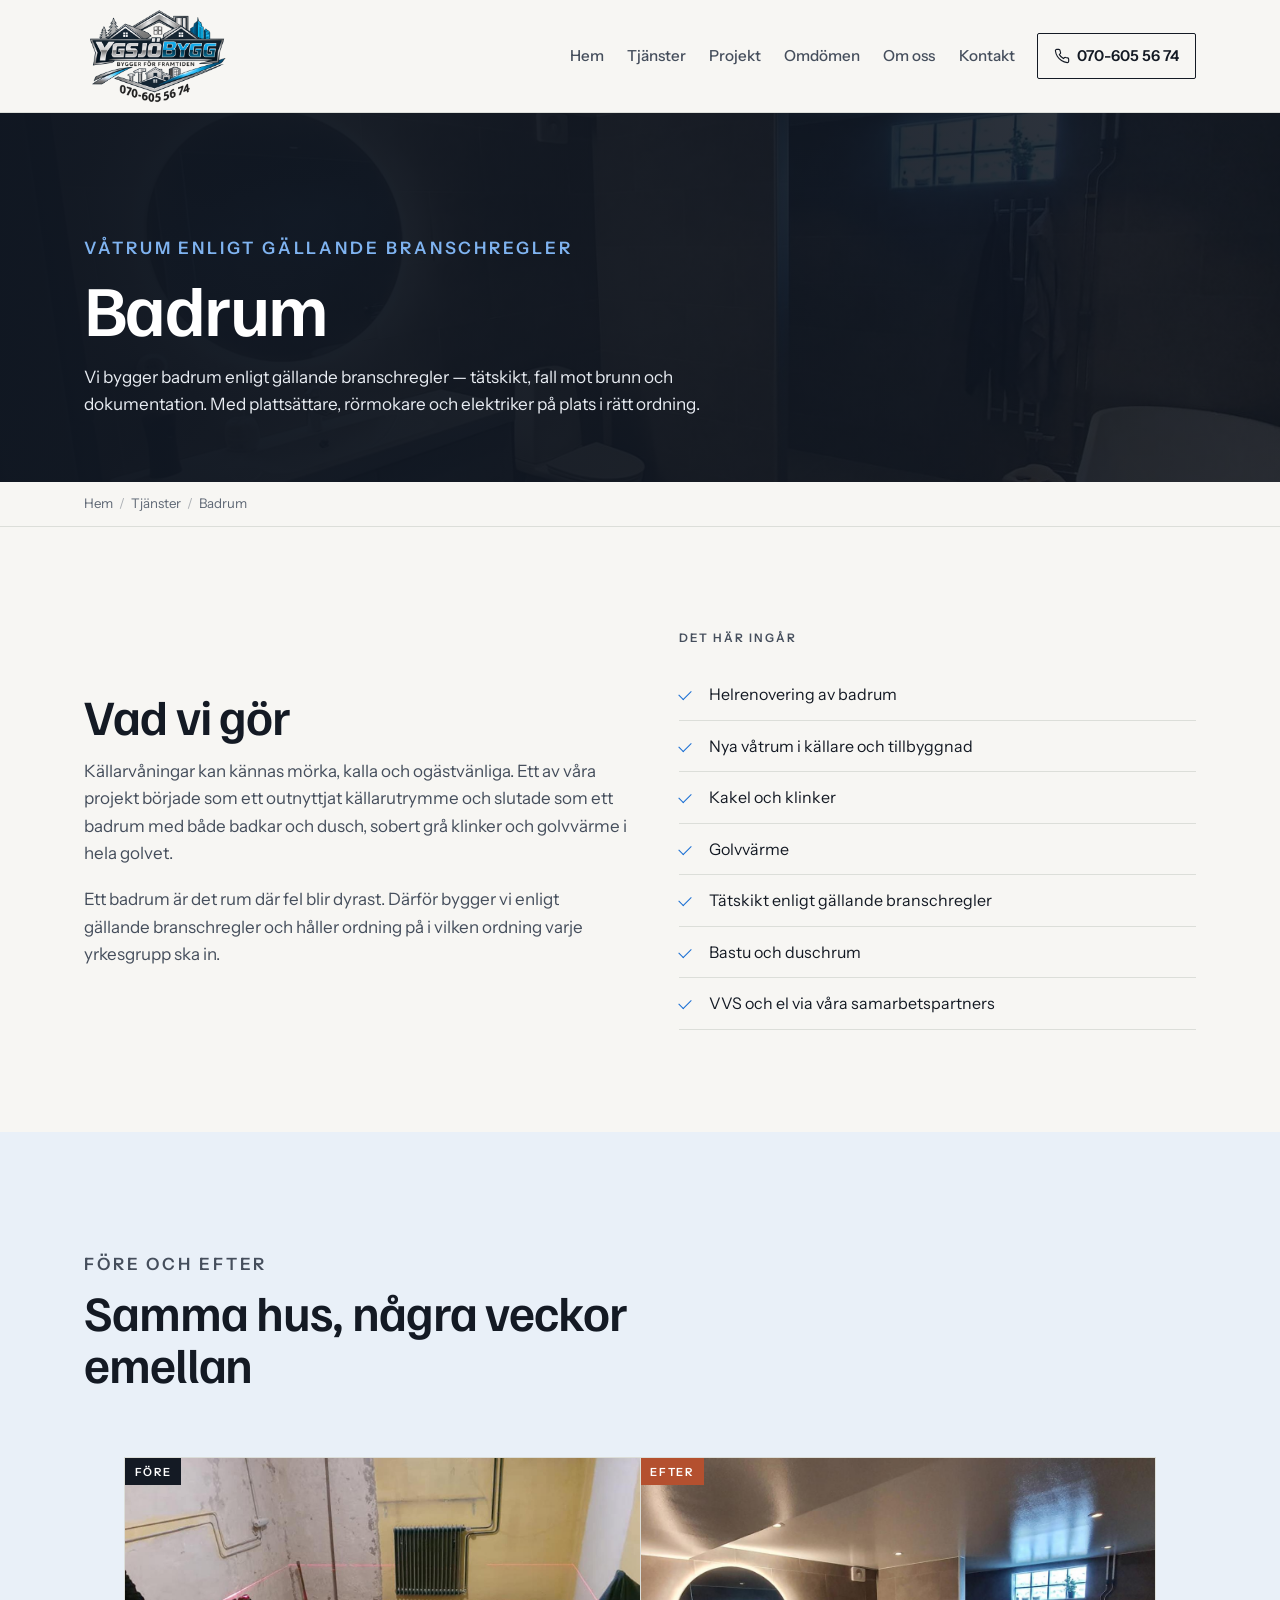
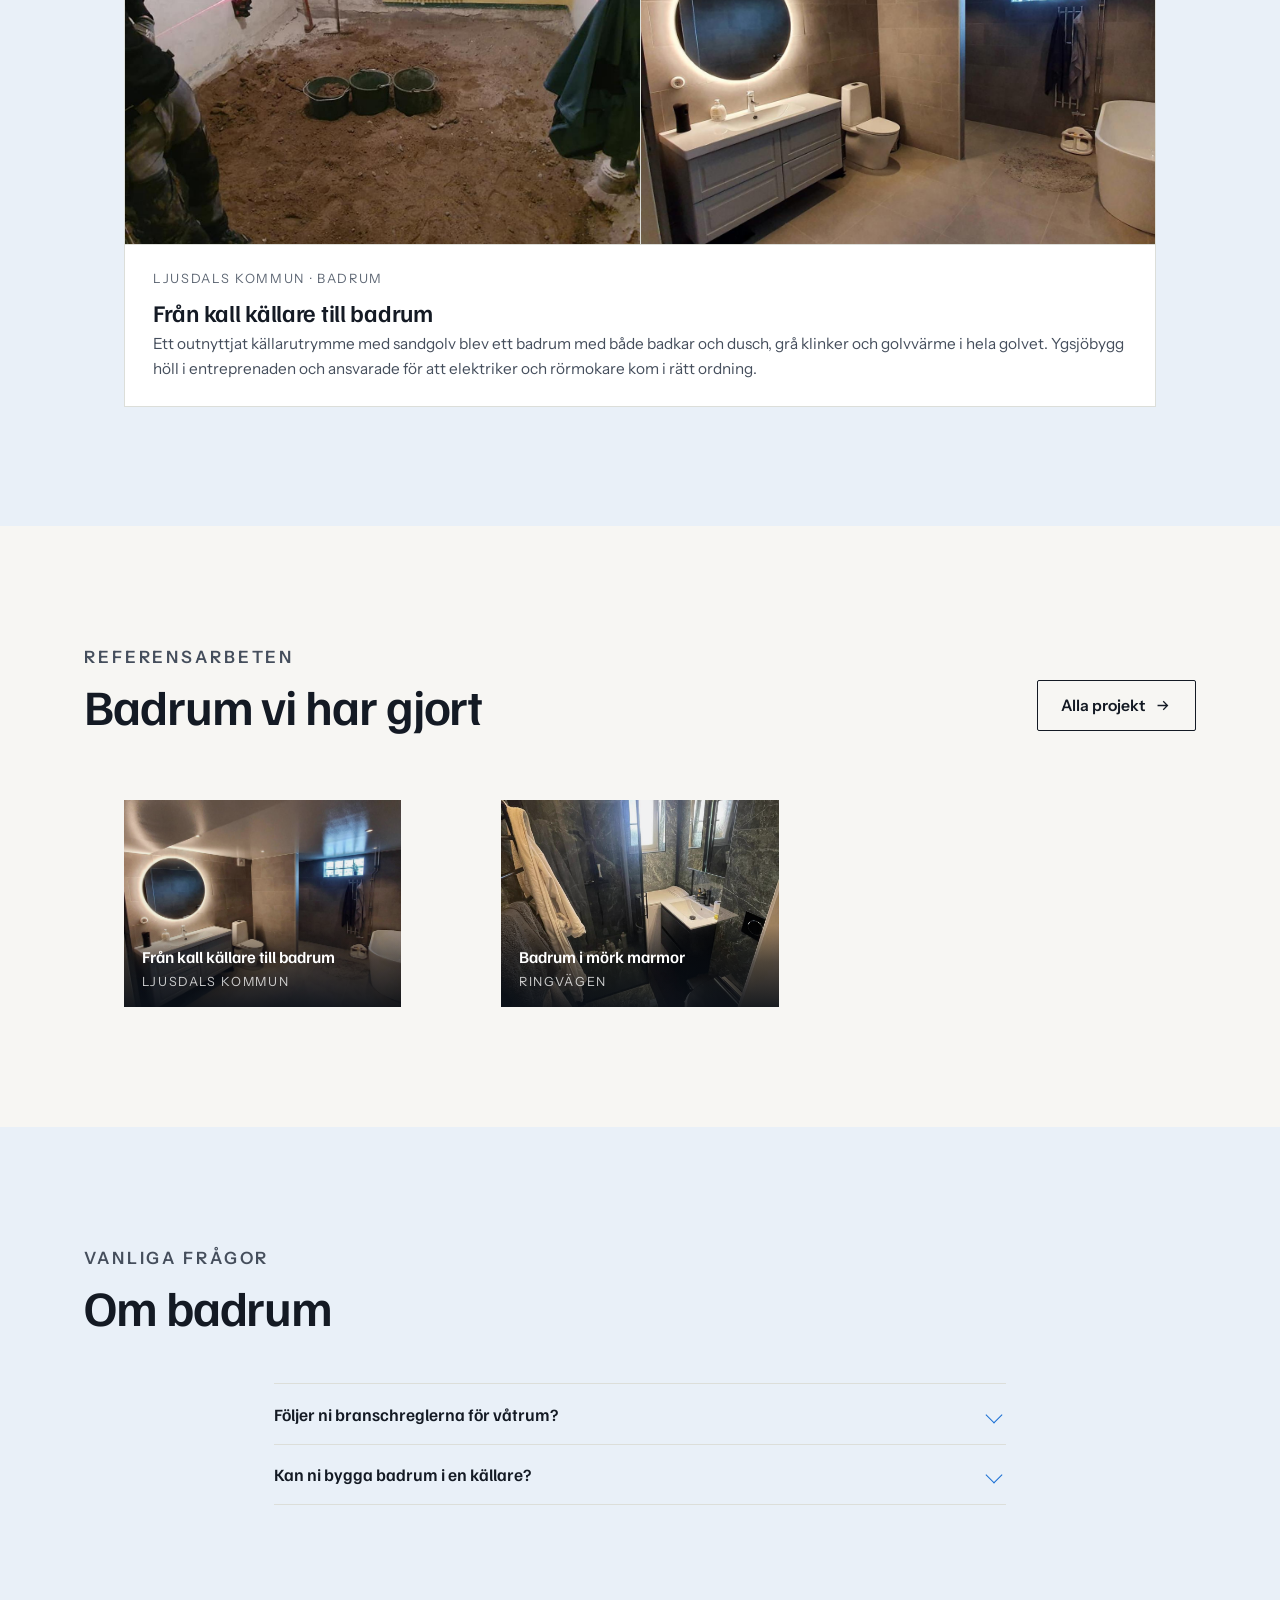
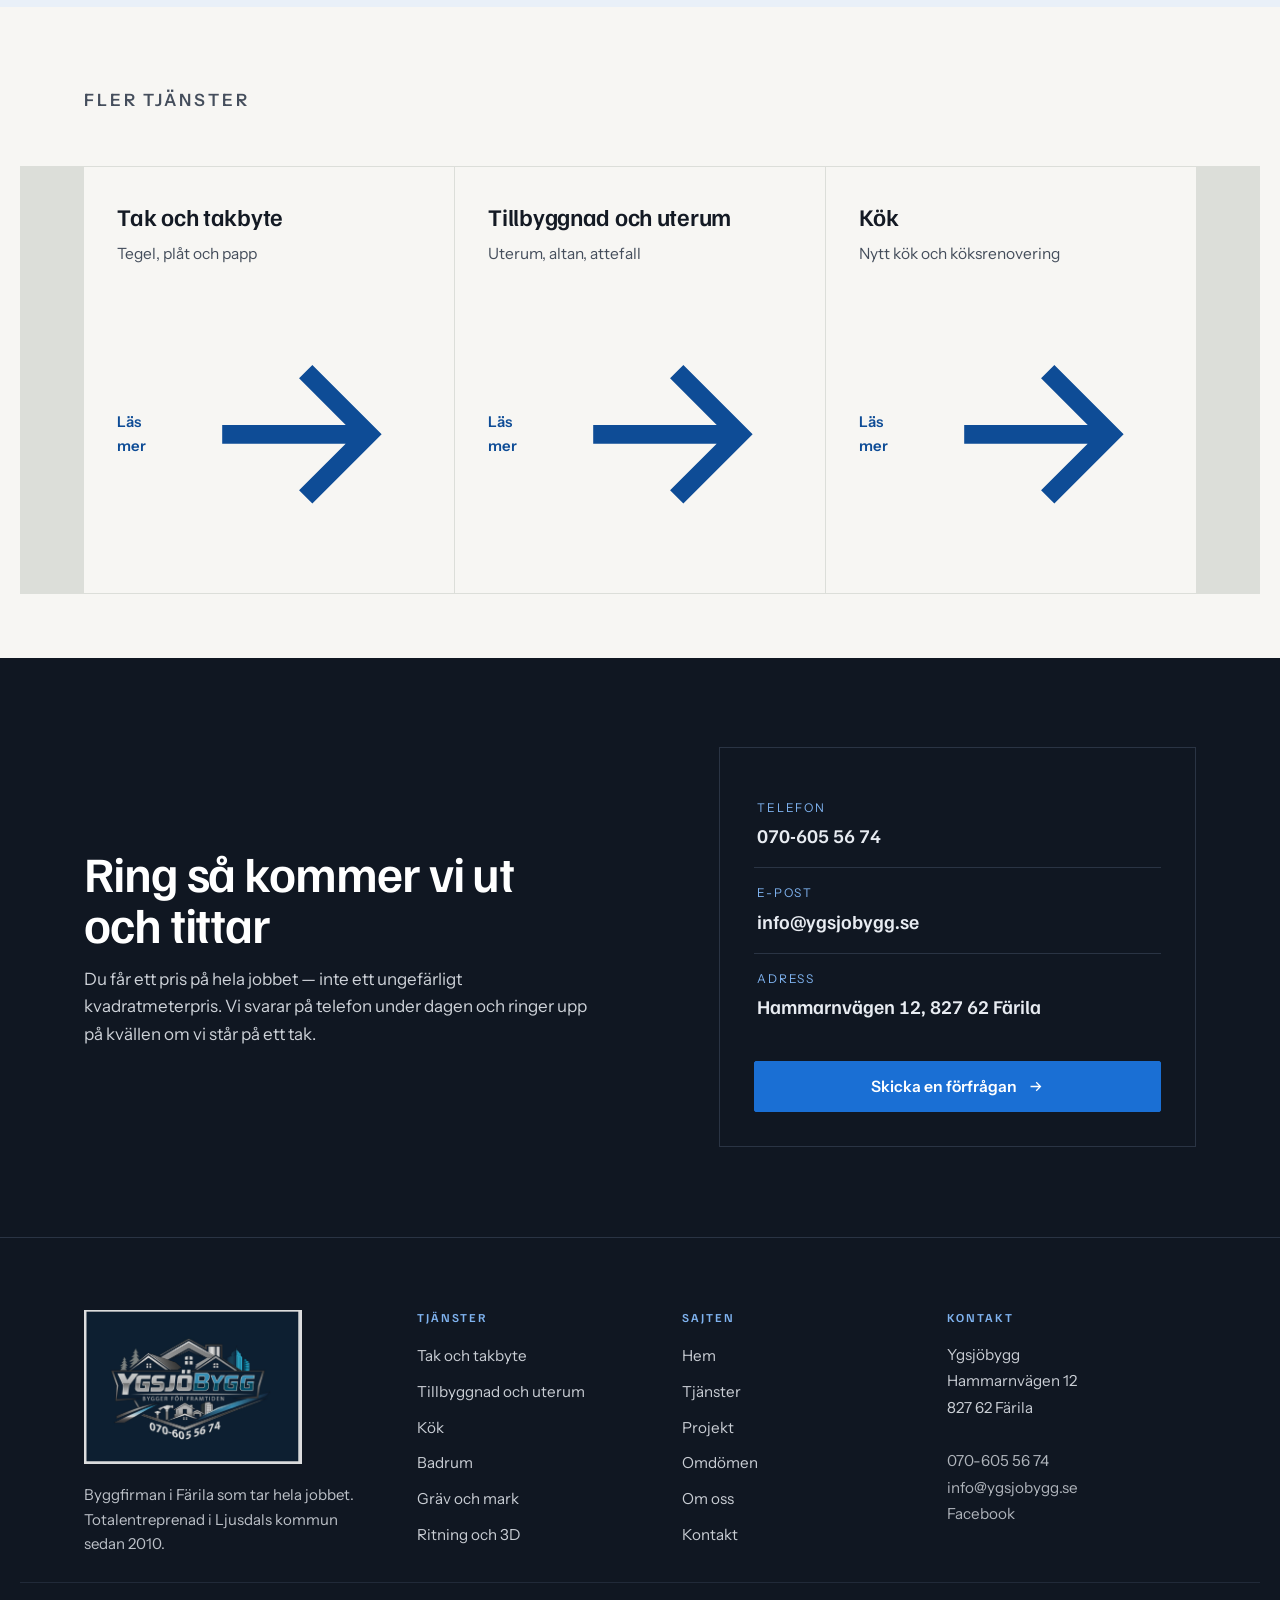
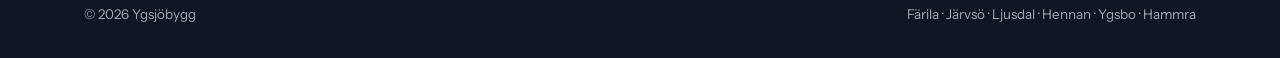
<file: badrum.html>
<!doctype html>
<html lang="sv">
<head>
<meta charset="utf-8">
<meta name="viewport" content="width=device-width,initial-scale=1,viewport-fit=cover">
<title>Badrum i Ljusdals kommun | Ygsjöbygg</title>
<meta name="description" content="Badrumsrenovering enligt gällande branschregler i Ljusdals kommun. Tätskikt, klinker och golvvärme med rätt yrkesgrupp i rätt ordning.">
<meta name="keywords" content="badrum Ljusdal, badrum Färila, badrum Järvsö, byggfirma Hälsingland">
<meta name="robots" content="index,follow,max-image-preview:large,max-snippet:-1,max-video-preview:-1">
<link rel="canonical" href="https://ygsjobygg.se/badrum">
<meta name="theme-color" content="#101722">
<meta name="geo.region" content="SE-X">
<meta name="geo.placename" content="Färila, Ljusdals kommun">
<meta property="og:type" content="website">
<meta property="og:locale" content="sv_SE">
<meta property="og:site_name" content="Ygsjöbygg">
<meta property="og:title" content="Badrum i Ljusdals kommun | Ygsjöbygg">
<meta property="og:description" content="Badrumsrenovering enligt gällande branschregler i Ljusdals kommun. Tätskikt, klinker och golvvärme med rätt yrkesgrupp i rätt ordning.">
<meta property="og:url" content="https://ygsjobygg.se/badrum">
<meta property="og:image" content="https://ygsjobygg.se/media/badrum-mickelsson-efter.jpg">
<meta name="twitter:card" content="summary_large_image">
<meta name="twitter:title" content="Badrum i Ljusdals kommun | Ygsjöbygg">
<meta name="twitter:description" content="Badrumsrenovering enligt gällande branschregler i Ljusdals kommun. Tätskikt, klinker och golvvärme med rätt yrkesgrupp i rätt ordning.">
<meta name="twitter:image" content="https://ygsjobygg.se/media/badrum-mickelsson-efter.jpg">
<link rel="icon" href="media/ygsjobygg-logo-2026.png" type="image/png">
<link rel="preconnect" href="https://fonts.googleapis.com">
<link rel="preconnect" href="https://fonts.gstatic.com" crossorigin>
<link href="https://fonts.googleapis.com/css2?family=Familjen+Grotesk:wght@400;500;600;700&family=Instrument+Sans:wght@400;500;600&display=swap" rel="stylesheet">

<style>
/* DESIGN — Ygsjöbygg, Färila
   FÖR VEM: husägare i Ljusdals kommun (Färila, Järvsö, Ljusdal, Hennan, Ygsbo, Hammra)
   med ett timmerhus eller en villa från 1900-talet som behöver nytt tak, badrum, kök,
   uterum eller dränering. De vill inte vara projektledare på sin egen semester.
   FÖRSTA TVÅ SEKUNDERNA: en riktig firma som står på ett tak i Hälsingland i oktober.
   Lugn, konkret, lokal. Inte en byrå.
   DIAGNOS AV GAMLA SAJTEN: tre bra referenstexter begravda under en WordPress-mall,
   ingen projektsida, inga bilder på 60+ färdiga jobb, ingen struktur för Google.
   FÄRG: --blue pixelplockad ur deras egen logotyp (Ygsjobygg_Social_Profil, den rena
   versionen). --tegel plockat ur drönarbilden på taket de själva lagt på Borrvägen
   (#C06048 i originalet, nedtonat till #B4502F för kontrast). Ingen beige.
   TYPSNITT: Familjen Grotesk till rubriker (svensk grotesk med egen karaktär i g och y
   — passar ett företag som heter Ygsjöbygg) och Instrument Sans till brödtext.
   MOTIV: "läkten" — en 1 px linje med korta vertikala streck med jämna mellanrum,
   som läkt på ett tak. Återkommer som sektionsavdelare, under rubriker och som ram
   runt före/efter-paren.
   RÖRELSE: reveal = translate + fade, 700 ms, ease-out. Hover = bild 1.03 + understrykning.
   Ingen animation på h1, telefonnummer eller pris. prefers-reduced-motion stänger av
   allt och pausar videon.
   KUNDOMDÖMEN: publicerade Google-omdömen hämtade från Kundernas.se 2026-11-04.
   MEDVETET BORTVALT:
   priser (de offererar per projekt), kort-med-skugga, ikonrutor, numrerade steg.
   KONTRAST (uträknad före CSS): ink/paper 16.15 · ink-2 7.78 · mute 5.22 · blue 4.55
   · blue-deep 7.79 · tegel 4.71 · on-night/night 15.17 · blue-night 8.23
*/

:root{
  --ink:#141A24; --ink-2:#454E5C; --mute:#5F6875;
  --blue:#1A6FD4; --blue-deep:#0E4C96; --blue-night:#7FB3F0;
  --tegel:#B4502F; --tegel-night:#C8714F;
  --paper:#F7F6F3; --sky:#E9F0F8; --white:#FFFFFF;
  --night:#101722; --on-night:#E8ECF2;
  --line:#DCDED9; --line-night:#2A3444;
  --ease:cubic-bezier(.22,.61,.36,1);
  --pad:clamp(20px,5vw,72px);
  --maxw:1240px;
}

*{box-sizing:border-box}
html{-webkit-text-size-adjust:100%;scroll-behavior:smooth}
@media(prefers-reduced-motion:reduce){html{scroll-behavior:auto}}
body{
  margin:0;background:var(--paper);color:var(--ink);
  font-family:"Instrument Sans",system-ui,-apple-system,"Segoe UI",sans-serif;
  font-size:17px;line-height:1.62;-webkit-font-smoothing:antialiased;
  overflow-x:hidden;
}
img{max-width:100%;height:auto;display:block}
a{color:inherit}
h1,h2,h3,h4{font-family:"Familjen Grotesk","Instrument Sans",sans-serif;
  font-weight:600;line-height:1.04;letter-spacing:-.022em;margin:0}
h1{font-size:clamp(2.4rem,6.2vw,4.5rem)}
h2{font-size:clamp(1.85rem,4vw,3.1rem)}
h3{font-size:clamp(1.18rem,1.9vw,1.5rem);line-height:1.18;letter-spacing:-.012em}
h4{font-size:1.02rem;line-height:1.3;letter-spacing:0}
p{margin:0 0 1.1em}
p:last-child{margin-bottom:0}
em{font-style:normal;color:var(--tegel)}
.wrap{max-width:var(--maxw);margin:0 auto;padding-left:var(--pad);padding-right:var(--pad)}
[id]{scroll-margin-top:96px}
.sr{position:absolute;width:1px;height:1px;overflow:hidden;clip:rect(0 0 0 0);white-space:nowrap}

/* ——— MOTIVET: läkten ——— */
.lakt{position:relative;height:11px;margin:0}
.lakt::before{content:"";position:absolute;left:0;right:0;bottom:0;height:1px;background:currentColor;opacity:.75}
.lakt::after{content:"";position:absolute;inset:0;
  background-image:repeating-linear-gradient(90deg,currentColor 0 1px,transparent 1px 15px);opacity:.26}

/* ——— Etiketter ——— */
.lbl{font-size:.735rem;letter-spacing:.17em;text-transform:uppercase;font-weight:600;
  color:var(--mute);margin:0 0 .5rem}
.lbl-b{color:var(--blue-deep)}

/* ——— Knappar ——— */
.btn{display:inline-flex;align-items:center;gap:.6em;min-height:48px;padding:.78em 1.5em;
  background:var(--blue);color:#fff;text-decoration:none;font-weight:600;font-size:.98rem;
  border:1px solid var(--blue);border-radius:2px;transition:background .25s var(--ease),border-color .25s var(--ease)}
.btn:hover{background:var(--blue-deep);border-color:var(--blue-deep)}
.btn-2{background:transparent;color:var(--ink);border-color:var(--ink)}
.btn-2:hover{background:var(--ink);border-color:var(--ink);color:#fff}
.btn-l{background:transparent;color:#fff;border-color:rgba(255,255,255,.62)}
.btn-l:hover{background:#fff;color:var(--ink);border-color:#fff}
.btn svg{width:17px;height:17px;flex:none}

/* ——— Navigation ——— */
.nav{position:sticky;top:0;z-index:60;background:var(--paper);border-bottom:1px solid var(--line)}
.nav-in{max-width:var(--maxw);margin:0 auto;padding:.7rem var(--pad);
  display:flex;align-items:center;gap:1.4rem}
.nav-menu{display:flex;align-items:center;gap:1.4rem;margin-left:auto}
.mark{display:flex;align-items:center;margin-right:auto;text-decoration:none;min-height:46px}
.mark img{width:clamp(136px,14vw,172px)}
.nav-links{display:flex;align-items:center;gap:1.45rem;list-style:none;margin:0;padding:0}
.nav-links a{text-decoration:none;font-size:.95rem;font-weight:500;color:var(--ink-2);
  padding:.45rem 0;position:relative;transition:color .22s var(--ease)}
.nav-links a::after{content:"";position:absolute;left:0;right:100%;bottom:.1rem;height:1.5px;
  background:var(--blue);transition:right .3s var(--ease)}
.nav-links a:hover,.nav-links a[aria-current]{color:var(--ink)}
.nav-links a:hover::after,.nav-links a[aria-current]::after{right:0}
.nav-tel{display:inline-flex;align-items:center;gap:.5em;min-height:46px;padding:.45em 1.05em;
  border:1px solid var(--ink);border-radius:2px;text-decoration:none;font-weight:600;font-size:.94rem;
  transition:background .25s var(--ease),color .25s var(--ease)}
.nav-tel:hover{background:var(--ink);color:#fff}
.burger{display:none;align-items:center;justify-content:center;width:46px;height:46px;
  background:none;border:1px solid var(--line);border-radius:2px;cursor:pointer;padding:0}
.burger span{display:block;width:19px;height:1.5px;background:var(--ink);position:relative}
.burger span::before,.burger span::after{content:"";position:absolute;left:0;width:19px;height:1.5px;background:var(--ink)}
.burger span::before{top:-6px}.burger span::after{top:6px}
@media(max-width:980px){
  .nav-menu{display:none}
  .burger{display:flex;margin-left:auto}
  .nav.open .nav-menu{display:flex;position:absolute;top:100%;left:0;right:0;flex-direction:column;
    align-items:stretch;gap:0;margin:0;background:var(--paper);
    border-bottom:1px solid var(--line);padding:.2rem var(--pad) 1.2rem;
    box-shadow:0 18px 30px -24px rgba(16,23,34,.5)}
  .nav.open .nav-links{flex-direction:column;align-items:stretch;gap:0;width:100%}
  .nav.open .nav-links a{padding:.9rem 0;border-bottom:1px solid var(--line);font-size:1.06rem}
  .nav.open .nav-links a::after{display:none}
  .nav.open .nav-tel{margin-top:1rem;justify-content:center;background:var(--blue);
    color:#fff;border-color:var(--blue)}
}

/* ——— HERO med video ——— */
.hero{position:relative;min-height:clamp(560px,86svh,860px);display:grid;grid-template-rows:1fr auto;
  background:var(--night);color:#fff;overflow:hidden;isolation:isolate}
.hero video,.hero .poster{position:absolute;inset:0;width:100%;height:100%;object-fit:cover;z-index:0}
.hero::after{content:"";position:absolute;inset:0;z-index:1;pointer-events:none;
  background:
   linear-gradient(180deg,rgba(10,16,24,.52) 0%,rgba(10,16,24,.12) 26%,rgba(10,16,24,.34) 48%,
     rgba(10,16,24,.86) 68%,rgba(10,16,24,.94) 100%),
   linear-gradient(90deg,rgba(10,16,24,.5) 0%,rgba(10,16,24,.12) 52%,rgba(10,16,24,0) 100%)}
.hero-copy{position:relative;z-index:2;align-self:end;max-width:var(--maxw);width:100%;margin:0 auto;
  padding:0 var(--pad) clamp(28px,4vh,48px)}
.hero-copy .lbl{color:rgba(255,255,255,.82)}
.hero-copy .lakt{color:#fff;max-width:230px;margin-bottom:1.3rem}
.hero h1{max-width:17ch;text-shadow:0 1px 26px rgba(8,13,20,.5)}
.hero h1 em{color:#fff;opacity:.72}
.hero-sub{max-width:52ch;margin:1.15rem 0 1.7rem;font-size:clamp(1.02rem,1.5vw,1.17rem);
  color:rgba(255,255,255,.93);text-shadow:0 1px 18px rgba(8,13,20,.55)}
.hero-cta{display:flex;flex-wrap:wrap;gap:.7rem}
.hero-foot{position:relative;z-index:2;border-top:1px solid rgba(255,255,255,.2);
  background:rgba(10,16,24,.5);backdrop-filter:blur(2px)}
.hero-foot ul{max-width:var(--maxw);margin:0 auto;padding:0 var(--pad);list-style:none;
  display:grid;grid-template-columns:repeat(4,1fr)}
.hero-foot li{padding:.95rem 1.1rem .95rem 0;font-size:.9rem;color:rgba(255,255,255,.9);
  display:flex;align-items:baseline;gap:.55em}
.hero-foot b{font-family:"Familjen Grotesk",sans-serif;font-size:1.3rem;font-weight:600;color:#fff}
@media(max-width:860px){
  .hero{min-height:clamp(520px,84svh,760px)}
  .hero-foot ul{grid-template-columns:1fr 1fr}
  .hero-foot li:nth-child(-n+2){border-bottom:1px solid rgba(255,255,255,.16)}
}
@media(max-width:430px){.hero h1{font-size:2.25rem}}

/* ——— Sidhuvud på undersidor ——— */
.phead{background:var(--night);color:var(--on-night);position:relative;overflow:hidden}
.phead-in{max-width:var(--maxw);margin:0 auto;padding:clamp(56px,9vw,104px) var(--pad) clamp(40px,6vw,64px)}
.phead .lbl{color:var(--blue-night)}
.phead h1{max-width:19ch;color:#fff}
.phead p{max-width:58ch;margin-top:1.1rem;color:var(--on-night);font-size:1.07rem}
.phead .lakt{color:#fff;max-width:200px;margin-bottom:1.2rem}
.phead-img{position:absolute;inset:0;z-index:0;opacity:.3}
.phead-img img{width:100%;height:100%;object-fit:cover}
.phead-in{position:relative;z-index:2}
.phead.has-img::after{content:"";position:absolute;inset:0;z-index:1;
  background:linear-gradient(90deg,rgba(16,23,34,.96) 0%,rgba(16,23,34,.78) 55%,rgba(16,23,34,.5) 100%)}

/* ——— Brödsmulor ——— */
.crumbs{border-bottom:1px solid var(--line);background:var(--paper)}
.crumbs ol{max-width:var(--maxw);margin:0 auto;padding:.7rem var(--pad);list-style:none;
  display:flex;flex-wrap:wrap;gap:.45em;font-size:.83rem;color:var(--mute)}
.crumbs a{color:var(--mute);text-decoration:none}
.crumbs a:hover{color:var(--ink);text-decoration:underline}
.crumbs li+li::before{content:"/";margin-right:.45em;opacity:.5}

/* ——— Sektioner ——— */
.sec{padding:clamp(56px,8vw,112px) 0}
.sec-sky{background:var(--sky)}
.sec-night{background:var(--night);color:var(--on-night)}
.sec-night h2,.sec-night h3{color:#fff}
.sec-night .lbl{color:var(--blue-night)}
.sec-night .lakt{color:#fff}
.sec-tight{padding:clamp(40px,5vw,64px) 0}
.shead{max-width:var(--maxw);margin:0 auto;padding:0 var(--pad);margin-bottom:clamp(32px,4vw,56px)}
.shead .lakt{max-width:170px;margin-bottom:1.1rem;color:var(--ink)}
.shead h2{max-width:20ch}
.shead p{max-width:60ch;margin-top:1rem;color:var(--ink-2);font-size:1.06rem}
.shead-row{display:flex;flex-wrap:wrap;gap:2rem;align-items:flex-end;justify-content:space-between}
.shead-row>div:first-child{flex:1 1 420px}

/* ——— Flush rutnät: tjänster (delade kantlinjer, inga kort) ——— */
.grid-flush{max-width:var(--maxw);margin:0 auto;padding:0 var(--pad);
  display:grid;grid-template-columns:repeat(3,1fr);gap:1px;background:var(--line);
  border:1px solid var(--line);border-left:0;border-right:0}
.grid-flush.g2{grid-template-columns:repeat(2,1fr)}
.cell{background:var(--paper);padding:clamp(22px,2.6vw,34px);display:flex;flex-direction:column;gap:.7rem;
  text-decoration:none;color:inherit;position:relative;transition:background .3s var(--ease)}
.sec-sky .cell{background:var(--sky)}
a.cell:hover{background:var(--white)}
.cell .num{font-size:.74rem;letter-spacing:.14em;color:var(--blue-deep);font-weight:600}
.cell h3{margin-top:.1rem}
.cell p{color:var(--ink-2);font-size:.97rem}
.cell .go{margin-top:auto;padding-top:.9rem;font-weight:600;font-size:.93rem;color:var(--blue-deep);
  display:inline-flex;align-items:center;gap:.45em}
a.cell:hover .go span{text-decoration:underline}
.cell-img{display:block;margin:0 calc(-1*clamp(22px,2.6vw,34px)) clamp(4px,1vw,10px);overflow:hidden;
  margin-top:calc(-1*clamp(22px,2.6vw,34px));aspect-ratio:16/10}
.cell-img img{width:100%;height:100%;object-fit:cover;transition:transform .7s var(--ease)}
a.cell:hover .cell-img img{transform:scale(1.035)}
@media(max-width:900px){.grid-flush{grid-template-columns:repeat(2,1fr)}}
@media(max-width:600px){.grid-flush,.grid-flush.g2{grid-template-columns:1fr}}
.grid-flush.g2>.cell:last-child:nth-child(odd){grid-column:1/-1}
@media(max-width:600px){.grid-flush.g2>.cell:last-child:nth-child(odd){grid-column:auto}}

/* ——— Siffror / fakta ——— */
.facts{max-width:var(--maxw);margin:0 auto;padding:0 var(--pad);
  display:grid;grid-template-columns:repeat(4,1fr);gap:1px;background:var(--line);
  border-block:1px solid var(--line)}
.facts div{background:var(--paper);padding:clamp(20px,2.4vw,30px)}
.sec-sky .facts div{background:var(--sky)}
.facts b{display:block;font-family:"Familjen Grotesk",sans-serif;font-weight:600;
  font-size:clamp(1.9rem,3.4vw,2.7rem);line-height:1;letter-spacing:-.02em}
.facts span{display:block;margin-top:.5rem;font-size:.89rem;color:var(--mute)}
@media(max-width:760px){.facts{grid-template-columns:1fr 1fr}}

/* ——— Före / efter-par ——— */
.ba{border:1px solid var(--line);background:var(--white);overflow:hidden}
.sec-night .ba{border-color:var(--line-night);background:#16202E}
.ba-pair{display:grid;grid-template-columns:1fr 1fr;gap:1px;background:var(--line)}
.sec-night .ba-pair{background:var(--line-night)}
.ba-half{position:relative;background:var(--white)}
.ba-half img{width:100%;aspect-ratio:4/3;object-fit:cover}
.ba-tag{position:absolute;top:0;left:0;background:var(--ink);color:#fff;
  font-size:.7rem;letter-spacing:.16em;text-transform:uppercase;font-weight:600;padding:.4em .85em}
.ba-half.after .ba-tag{background:var(--tegel)}
.ba-cap{padding:clamp(16px,2vw,24px) clamp(18px,2.2vw,28px);border-top:1px solid var(--line)}
.sec-night .ba-cap{border-color:var(--line-night)}
.ba-cap h3{margin-bottom:.35rem}
.ba-cap p{color:var(--ink-2);font-size:.96rem;margin:0}
.sec-night .ba-cap p{color:var(--on-night);opacity:.85}
.ba-cap .where{font-size:.8rem;letter-spacing:.13em;text-transform:uppercase;color:var(--mute);margin-bottom:.5rem}
.ba-pair.c1{grid-template-columns:1fr}
.ba-pair.c2{grid-template-columns:1fr 1fr}
.ba-pair.c3{grid-template-columns:1fr 1fr 1fr}
@media(max-width:700px){.ba-pair.c3{grid-template-columns:1fr 1fr}}
@media(max-width:560px){.ba-pair,.ba-pair.c2,.ba-pair.c3{grid-template-columns:1fr}}

/* ——— Projektgalleri ——— */
.pg{max-width:var(--maxw);margin:0 auto;padding:0 var(--pad);
  display:grid;grid-template-columns:repeat(3,1fr);gap:clamp(14px,1.6vw,22px)}
@media(max-width:900px){.pg{grid-template-columns:repeat(2,1fr)}}
@media(max-width:520px){.pg{grid-template-columns:1fr}}
.pc{position:relative;overflow:hidden;background:var(--ink);display:block;text-decoration:none;color:#fff}
.pc img{width:100%;aspect-ratio:4/3;object-fit:cover;transition:transform .8s var(--ease);opacity:.94}
.pc:hover img{transform:scale(1.04)}
.pc figcaption{position:absolute;left:0;right:0;bottom:0;padding:1.4rem 1.1rem .95rem;
  background:linear-gradient(0deg,rgba(10,16,24,.9),rgba(10,16,24,.55) 55%,transparent)}
.pc .t{font-family:"Familjen Grotesk",sans-serif;font-weight:600;font-size:1.04rem;line-height:1.2;display:block}
.pc .w{display:block;font-size:.79rem;letter-spacing:.13em;text-transform:uppercase;
  color:rgba(255,255,255,.78);margin-top:.3rem}
.pc.tall img{aspect-ratio:3/4}
.pc.wide{grid-column:span 2}
@media(max-width:520px){.pc.wide{grid-column:auto}}

/* ——— Filterknappar ——— */
.filters{max-width:var(--maxw);margin:0 auto;padding:0 var(--pad);display:flex;flex-wrap:wrap;gap:.5rem;
  margin-bottom:clamp(24px,3vw,36px)}
.filters button{min-height:42px;padding:.45em 1.05em;background:transparent;border:1px solid var(--line);
  border-radius:2px;font:inherit;font-size:.92rem;font-weight:500;color:var(--ink-2);cursor:pointer;
  transition:border-color .25s var(--ease),color .25s var(--ease),background .25s var(--ease)}
.filters button:hover{border-color:var(--ink);color:var(--ink)}
.filters button[aria-pressed="true"]{background:var(--ink);border-color:var(--ink);color:#fff}

/* ——— Text + bild ——— */
.split{max-width:var(--maxw);margin:0 auto;padding:0 var(--pad);
  display:grid;grid-template-columns:1.05fr 1fr;gap:clamp(28px,4vw,64px);align-items:center}
.split.rev>:first-child{order:2}
.split-media img{width:100%;aspect-ratio:4/3;object-fit:cover}
.split-media.tall img{aspect-ratio:3/4}
.split-txt h2{margin-bottom:1rem}
.split-txt .lakt{max-width:150px;margin-bottom:1.1rem;color:var(--ink)}
.sec-night .split-txt .lakt{color:#fff}
.split-txt p{color:var(--ink-2)}
.sec-night .split-txt p{color:var(--on-night);opacity:.88}
@media(max-width:860px){.split{grid-template-columns:1fr}.split.rev>:first-child{order:0}}

/* ——— Lista med bockar ——— */
.ticks{list-style:none;margin:1.4rem 0 0;padding:0;display:grid;gap:.1rem}
.ticks li{padding:.72rem 0 .72rem 1.9rem;border-bottom:1px solid var(--line);position:relative;font-size:1rem}
.sec-night .ticks li{border-color:var(--line-night)}
.ticks li::before{content:"";position:absolute;left:0;top:1.22rem;width:11px;height:6px;
  border-left:1.8px solid var(--blue);border-bottom:1.8px solid var(--blue);transform:rotate(-45deg)}
.sec-night .ticks li::before{border-color:var(--blue-night)}

/* ——— Process (verklig sekvens, därför numrerad) ——— */
.steps{max-width:var(--maxw);margin:0 auto;padding:0 var(--pad);
  display:grid;grid-template-columns:repeat(4,1fr);gap:1px;background:var(--line-night);
  border-block:1px solid var(--line-night)}
.steps div{background:var(--night);padding:clamp(22px,2.6vw,32px)}
.steps b{display:block;font-family:"Familjen Grotesk",sans-serif;font-size:.78rem;letter-spacing:.17em;
  color:var(--blue-night);margin-bottom:.8rem}
.steps h3{margin-bottom:.5rem}
.steps p{font-size:.95rem;color:var(--on-night);opacity:.84;margin:0}
@media(max-width:860px){.steps{grid-template-columns:1fr 1fr}}
@media(max-width:520px){.steps{grid-template-columns:1fr}}

/* ——— Vanliga frågor ——— */
.faq{max-width:860px;margin:0 auto;padding:0 var(--pad)}
.faq details{border-bottom:1px solid var(--line)}
.faq details:first-child{border-top:1px solid var(--line)}
.faq summary{list-style:none;cursor:pointer;padding:1.15rem 2.4rem 1.15rem 0;position:relative;
  font-family:"Familjen Grotesk",sans-serif;font-weight:600;font-size:1.08rem;line-height:1.3;min-height:48px}
.faq summary::-webkit-details-marker{display:none}
.faq summary::after{content:"";position:absolute;right:.4rem;top:1.55rem;width:11px;height:11px;
  border-right:1.8px solid var(--blue);border-bottom:1.8px solid var(--blue);
  transform:rotate(45deg);transition:transform .3s var(--ease)}
.faq details[open] summary::after{transform:rotate(-135deg);top:1.8rem}
.faq .ans{padding:0 2.4rem 1.3rem 0;color:var(--ink-2)}
.faq .ans p{margin-bottom:.8em}

/* ——— Kontaktband ——— */
.cta{background:var(--night);color:var(--on-night)}
.cta-in{max-width:var(--maxw);margin:0 auto;padding:clamp(52px,7vw,92px) var(--pad);
  display:grid;grid-template-columns:1.1fr .9fr;gap:clamp(28px,4vw,64px);align-items:center}
.cta h2{color:#fff;max-width:16ch}
.cta p{margin-top:1rem;max-width:46ch;opacity:.88}
.cta .lakt{color:#fff;max-width:160px;margin-bottom:1.1rem}
.cta-box{border:1px solid var(--line-night);padding:clamp(22px,3vw,34px)}
.cta-box dl{margin:0;display:grid;gap:1px;background:var(--line-night)}
.cta-box .row{background:var(--night);padding:.95rem .2rem}
.cta-box dt{font-size:.75rem;letter-spacing:.16em;text-transform:uppercase;color:var(--blue-night);margin-bottom:.2rem}
.cta-box dd{margin:0;font-family:"Familjen Grotesk",sans-serif;font-size:1.22rem;font-weight:600}
.cta-box dd a{text-decoration:none}
.cta-box dd a:hover{text-decoration:underline}
.cta-box .btn{margin-top:1.4rem;width:100%;justify-content:center}
@media(max-width:860px){.cta-in{grid-template-columns:1fr}}

/* ——— Formulär ——— */
.form{display:grid;gap:1rem;max-width:620px}
.form label{display:grid;gap:.38rem;font-size:.88rem;font-weight:600;color:var(--ink-2)}
.form input,.form textarea,.form select{font:inherit;font-size:1rem;padding:.75rem .9rem;min-height:48px;
  border:1px solid var(--line);border-radius:2px;background:var(--white);color:var(--ink);width:100%}
.form textarea{min-height:142px;resize:vertical}
.form input:focus,.form textarea:focus,.form select:focus{outline:2px solid var(--blue);outline-offset:1px;border-color:var(--blue)}
.form .two{display:grid;grid-template-columns:1fr 1fr;gap:1rem}
@media(max-width:560px){.form .two{grid-template-columns:1fr}}
.form .note{font-size:.85rem;color:var(--mute)}

/* ——— Team ——— */
.team{max-width:var(--maxw);margin:0 auto;padding:0 var(--pad);
  display:grid;grid-template-columns:repeat(3,1fr);gap:1px;background:var(--line);border-block:1px solid var(--line)}
.team div{background:var(--paper);padding:clamp(22px,2.6vw,34px)}
.team h3{margin-bottom:.3rem}
.team span{font-size:.88rem;letter-spacing:.13em;text-transform:uppercase;color:var(--blue-deep);font-weight:600}
@media(max-width:700px){.team{grid-template-columns:1fr}}

/* ——— Sidfot ——— */
.foot{background:var(--night);color:var(--on-night);border-top:1px solid var(--line-night)}
.foot-in{max-width:var(--maxw);margin:0 auto;padding:clamp(44px,6vw,72px) var(--pad) 1.6rem;
  display:grid;grid-template-columns:1.3fr 1fr 1fr 1.1fr;gap:clamp(24px,3vw,48px)}
.foot .mark img{width:168px}
.foot-bl p{margin-top:1.2rem;font-size:.94rem;opacity:.8;max-width:34ch}
.foot h4{color:#fff;font-size:.76rem;letter-spacing:.17em;text-transform:uppercase;margin-bottom:1rem;color:var(--blue-night)}
.foot ul{list-style:none;margin:0;padding:0;display:grid;gap:.52rem}
.foot a{text-decoration:none;font-size:.95rem;opacity:.86}
.foot a:hover{opacity:1;text-decoration:underline}
.foot address{font-style:normal;font-size:.95rem;opacity:.86;line-height:1.75}
.foot-bot{max-width:var(--maxw);margin:0 auto;padding:1.3rem var(--pad) 2rem;
  border-top:1px solid var(--line-night);display:flex;flex-wrap:wrap;gap:1rem;
  justify-content:space-between;font-size:.84rem;opacity:.68}
@media(max-width:900px){.foot-in{grid-template-columns:1fr 1fr}}
@media(max-width:560px){.foot-in{grid-template-columns:1fr}}

/* ——— Reveal ——— */
.rv{opacity:0;transform:translateY(22px);transition:opacity .7s var(--ease),transform .7s var(--ease)}
.rv.in{opacity:1;transform:none}
.rv:nth-child(2){transition-delay:.07s}
.rv:nth-child(3){transition-delay:.14s}
.rv:nth-child(4){transition-delay:.21s}
@media(prefers-reduced-motion:reduce){
  .rv{opacity:1;transform:none;transition:none}
  .pc img,.cell-img img{transition:none}
  .hero video{display:none}
}
</style>
<script type="application/ld+json">{"@context": "https://schema.org", "@type": "Service", "name": "Badrum", "serviceType": "Badrum", "description": "Vi bygger badrum enligt gällande branschregler — tätskikt, fall mot brunn och dokumentation. Med plattsättare, rörmokare och elektriker på plats i rätt ordning.", "provider": {"@id": "https://ygsjobygg.se/#org"}, "areaServed": {"@type": "AdministrativeArea", "name": "Ljusdals kommun"}, "url": "https://ygsjobygg.se/badrum"}</script><script type="application/ld+json">{"@context": "https://schema.org", "@type": "FAQPage", "mainEntity": [{"@type": "Question", "name": "Följer ni branschreglerna för våtrum?", "acceptedAnswer": {"@type": "Answer", "text": "Ja. Vi bygger enligt gällande norm och arbetar med plattsättare och rörmokare som gör det samma. Du ska kunna visa upp arbetet för ett försäkringsbolag."}}, {"@type": "Question", "name": "Kan ni bygga badrum i en källare?", "acceptedAnswer": {"@type": "Answer", "text": "Ja, det gör vi ofta. Då tittar vi först på fukt och dränering utifrån, så att det nya badrummet inte byggs ovanpå ett problem."}}]}</script><script type="application/ld+json">{"@context": "https://schema.org", "@type": "BreadcrumbList", "itemListElement": [{"@type": "ListItem", "position": 1, "name": "Hem", "item": "https://ygsjobygg.se/index.html"}, {"@type": "ListItem", "position": 2, "name": "Tjänster", "item": "https://ygsjobygg.se/tjanster.html"}, {"@type": "ListItem", "position": 3, "name": "Badrum"}]}</script>
<link rel="stylesheet" href="updates.css?v=20261104">
</head>
<body>
<a class="sr" href="#main">Hoppa till innehållet</a>
<header class="nav" id="nav">
<div class="nav-in">
<a class="mark" href="index.html" aria-label="Ygsjöbygg – till startsidan">
<img src="media/ygsjobygg-logo-transparent.png" alt="Ygsjöbygg" width="900" height="600"></a>
<div class="nav-menu">
<nav aria-label="Huvudmeny"><ul class="nav-links"><li><a href="index.html">Hem</a></li><li><a href="tjanster.html">Tjänster</a></li><li><a href="projekt.html">Projekt</a></li><li><a href="index.html#omdomen">Omdömen</a></li><li><a href="om-oss.html">Om oss</a></li><li><a href="kontakt.html">Kontakt</a></li></ul></nav>
<a class="nav-tel" href="tel:+46706055674"><svg viewBox="0 0 24 24" fill="none" stroke="currentColor" stroke-width="1.7" aria-hidden="true" style="width:16px;height:16px"><path d="M22 16.9v3a2 2 0 0 1-2.2 2 19.8 19.8 0 0 1-8.6-3.1 19.5 19.5 0 0 1-6-6A19.8 19.8 0 0 1 2.1 4.2 2 2 0 0 1 4.1 2h3a2 2 0 0 1 2 1.7c.1 1 .4 1.9.7 2.8a2 2 0 0 1-.5 2.1L8.1 9.9a16 16 0 0 0 6 6l1.3-1.3a2 2 0 0 1 2.1-.4c.9.3 1.8.6 2.8.7a2 2 0 0 1 1.7 2z"/></svg>070-605 56 74</a>
</div>
<button class="burger" type="button" aria-expanded="false" aria-controls="nav" aria-label="Meny"><span></span></button>
</div></header>
<main id="main">
<section class="phead has-img">
<div class="phead-img"><img src="media/badrum-mickelsson-efter.jpg" alt="Badrum – Våtrum enligt gällande branschregler" width="1400" height="934" sizes="100vw" loading="eager" decoding="async"></div>
<div class="phead-in">
<p class="lbl">Våtrum enligt gällande branschregler</p>
<span class="lakt" aria-hidden="true"></span>
<h1>Badrum</h1>
<p>Vi bygger badrum enligt gällande branschregler — tätskikt, fall mot brunn och dokumentation. Med plattsättare, rörmokare och elektriker på plats i rätt ordning.</p>
</div></section>
<nav class="crumbs" aria-label="Brödsmulor"><ol><li><a href="index.html">Hem</a></li><li><a href="tjanster.html">Tjänster</a></li><li>Badrum</li></ol></nav>

<section class="sec">
<div class="split">
<div class="split-txt rv">
<span class="lakt" aria-hidden="true"></span>
<h2>Vad vi gör</h2>
<p>Källarvåningar kan kännas mörka, kalla och ogästvänliga. Ett av våra projekt började som ett outnyttjat källarutrymme och slutade som ett badrum med både badkar och dusch, sobert grå klinker och golvvärme i hela golvet.</p><p>Ett badrum är det rum där fel blir dyrast. Därför bygger vi enligt gällande branschregler och håller ordning på i vilken ordning varje yrkesgrupp ska in.</p>
</div>
<div class="split-txt rv">
<p class="lbl lbl-b">Det här ingår</p>
<ul class="ticks"><li>Helrenovering av badrum</li><li>Nya våtrum i källare och tillbyggnad</li><li>Kakel och klinker</li><li>Golvvärme</li><li>Tätskikt enligt gällande branschregler</li><li>Bastu och duschrum</li><li>VVS och el via våra samarbetspartners</li></ul>
</div>
</div>
</section>

<section class="sec sec-sky">
<div class="shead rv"><span class="lakt" aria-hidden="true"></span>
<p class="lbl">Före och efter</p><h2>Samma hus, några veckor emellan</h2></div>
<div class="wrap" style="display:grid;gap:clamp(20px,3vw,34px)"><figure class="ba rv">
<div class="ba-pair">
<div class="ba-half"><span class="ba-tag">Före</span><img src="media/badrum-mickelsson-fore.jpg" alt="Från kall källare till badrum före arbetet, Ljusdals kommun" width="1400" height="1050" sizes="(max-width:560px) 100vw,50vw" loading="lazy" decoding="async"></div>
<div class="ba-half after"><span class="ba-tag">Efter</span><img src="media/badrum-mickelsson-efter.jpg" alt="Från kall källare till badrum efter arbetet, Ljusdals kommun" width="1400" height="934" sizes="(max-width:560px) 100vw,50vw" loading="lazy" decoding="async"></div>
</div>
<figcaption class="ba-cap">
<p class="where">Ljusdals kommun · Badrum</p>
<h3>Från kall källare till badrum</h3>
<p>Ett outnyttjat källarutrymme med sandgolv blev ett badrum med både badkar och dusch, grå klinker och golvvärme i hela golvet. Ygsjöbygg höll i entreprenaden och ansvarade för att elektriker och rörmokare kom i rätt ordning.</p>
</figcaption></figure></div>
</section>

<section class="sec">
<div class="shead rv"><span class="lakt" aria-hidden="true"></span>
<div class="shead-row">
<div><p class="lbl">Referensarbeten</p><h2>Badrum vi har gjort</h2></div>
<p><a class="btn btn-2" href="projekt.html">Alla projekt <svg viewBox="0 0 24 24" fill="none" stroke="currentColor" stroke-width="1.8" aria-hidden="true"><path d="M5 12h14M13 6l6 6-6 6"/></svg></a></p>
</div></div>
<div class="pg"><figure class="pc rv">
<a href="projekt.html#badrum-mickelsson" aria-label="Från kall källare till badrum, Ljusdals kommun"><img src="media/badrum-mickelsson-efter.jpg" alt="Från kall källare till badrum, Ljusdals kommun" width="1400" height="934" sizes="(max-width:520px) 100vw,(max-width:900px) 50vw,33vw" loading="lazy" decoding="async">
<figcaption><span class="t">Från kall källare till badrum</span><span class="w">Ljusdals kommun</span></figcaption></a></figure><figure class="pc rv">
<a href="projekt.html#badrum-ringvagen" aria-label="Badrum i mörk marmor, Ringvägen"><img src="media/badrum-ringvagen.jpg" alt="Badrum i mörk marmor, Ringvägen" width="1050" height="1400" sizes="(max-width:520px) 100vw,(max-width:900px) 50vw,33vw" loading="lazy" decoding="async">
<figcaption><span class="t">Badrum i mörk marmor</span><span class="w">Ringvägen</span></figcaption></a></figure></div>
</section>

<section class="sec sec-sky">
<div class="shead rv"><span class="lakt" aria-hidden="true"></span>
<p class="lbl">Vanliga frågor</p><h2>Om badrum</h2></div>
<div class="faq"><details class="rv"><summary>Följer ni branschreglerna för våtrum?</summary><div class="ans"><p>Ja. Vi bygger enligt gällande norm och arbetar med plattsättare och rörmokare som gör det samma. Du ska kunna visa upp arbetet för ett försäkringsbolag.</p></div></details><details class="rv"><summary>Kan ni bygga badrum i en källare?</summary><div class="ans"><p>Ja, det gör vi ofta. Då tittar vi först på fukt och dränering utifrån, så att det nya badrummet inte byggs ovanpå ett problem.</p></div></details></div>
</section>

<section class="sec sec-tight">
<div class="shead rv"><span class="lakt" aria-hidden="true"></span><p class="lbl">Fler tjänster</p></div>
<div class="grid-flush"><a class="cell rv" href="tak.html"><h3>Tak och takbyte</h3><p>Tegel, plåt och papp</p><span class="go"><span>Läs mer</span><svg viewBox="0 0 24 24" fill="none" stroke="currentColor" stroke-width="1.8" aria-hidden="true"><path d="M5 12h14M13 6l6 6-6 6"/></svg></span></a><a class="cell rv" href="tillbyggnad.html"><h3>Tillbyggnad och uterum</h3><p>Uterum, altan, attefall</p><span class="go"><span>Läs mer</span><svg viewBox="0 0 24 24" fill="none" stroke="currentColor" stroke-width="1.8" aria-hidden="true"><path d="M5 12h14M13 6l6 6-6 6"/></svg></span></a><a class="cell rv" href="kok.html"><h3>Kök</h3><p>Nytt kök och köksrenovering</p><span class="go"><span>Läs mer</span><svg viewBox="0 0 24 24" fill="none" stroke="currentColor" stroke-width="1.8" aria-hidden="true"><path d="M5 12h14M13 6l6 6-6 6"/></svg></span></a></div>
</section>

<section class="cta">
<div class="cta-in">
<div class="rv">
<span class="lakt" aria-hidden="true"></span>
<h2>Ring så kommer vi ut och tittar</h2>
<p>Du får ett pris på hela jobbet — inte ett ungefärligt kvadratmeterpris. Vi svarar på telefon under dagen och ringer upp på kvällen om vi står på ett tak.</p>
</div>
<div class="cta-box rv">
<dl>
<div class="row"><dt>Telefon</dt><dd><a href="tel:+46706055674">070-605 56 74</a></dd></div>
<div class="row"><dt>E-post</dt><dd><a href="mailto:info@ygsjobygg.se">info@ygsjobygg.se</a></dd></div>
<div class="row"><dt>Adress</dt><dd>Hammarnvägen 12, 827 62 Färila</dd></div>
</dl>
<a class="btn" href="kontakt.html">Skicka en förfrågan <svg viewBox="0 0 24 24" fill="none" stroke="currentColor" stroke-width="1.8" aria-hidden="true"><path d="M5 12h14M13 6l6 6-6 6"/></svg></a>
</div>
</div></section>
</main>
<footer class="foot">
<div class="foot-in">
<div class="foot-bl">
<a class="mark" href="index.html"><img src="media/ygsjobygg-logo-2026.png" alt="Ygsjöbygg" width="900" height="637"></a>
<p>Byggfirman i Färila som tar hela jobbet. Totalentreprenad i Ljusdals kommun sedan 2010.</p>
</div>
<div><h4>Tjänster</h4><ul><li><a href="tak.html">Tak och takbyte</a></li><li><a href="tillbyggnad.html">Tillbyggnad och uterum</a></li><li><a href="kok.html">Kök</a></li><li><a href="badrum.html">Badrum</a></li><li><a href="grav.html">Gräv och mark</a></li><li><a href="ritning.html">Ritning och 3D</a></li></ul></div>
<div><h4>Sajten</h4><ul><li><a href="index.html">Hem</a></li><li><a href="tjanster.html">Tjänster</a></li><li><a href="projekt.html">Projekt</a></li><li><a href="index.html#omdomen">Omdömen</a></li><li><a href="om-oss.html">Om oss</a></li><li><a href="kontakt.html">Kontakt</a></li></ul></div>
<div><h4>Kontakt</h4>
<address>
Ygsjöbygg<br>Hammarnvägen 12<br>827 62 Färila<br><br>
<a href="tel:+46706055674">070-605 56 74</a><br>
<a href="mailto:info@ygsjobygg.se">info@ygsjobygg.se</a><br>
<a href="https://www.facebook.com/ygsjobygg" rel="noopener">Facebook</a>
</address></div>
</div>
<div class="foot-bot">
<span>&copy; 2026 Ygsjöbygg</span>
<span>Färila · Järvsö · Ljusdal · Hennan · Ygsbo · Hammra</span>
</div></footer>
<script>
(function(){
  var red = window.matchMedia("(prefers-reduced-motion: reduce)").matches;
  var nav = document.getElementById("nav");
  var b = nav.querySelector(".burger");
  b.addEventListener("click", function(){
    var o = nav.classList.toggle("open");
    b.setAttribute("aria-expanded", o ? "true" : "false");
  });
  if (!red && "IntersectionObserver" in window) {
    var io = new IntersectionObserver(function(es){
      es.forEach(function(e){ if(e.isIntersecting){ e.target.classList.add("in"); io.unobserve(e.target);} });
    }, {rootMargin:"0px 0px -8% 0px", threshold:0.08});
    document.querySelectorAll(".rv").forEach(function(el){ io.observe(el); });
  } else {
    document.querySelectorAll(".rv").forEach(function(el){ el.classList.add("in"); });
  }
  var v = document.querySelector(".hero video");
  if (v) {
    if (red) { v.pause(); v.removeAttribute("autoplay"); }
    else { var p = v.play(); if (p && p.catch) p.catch(function(){}); }
  }
  var f = document.querySelector(".filters");
  if (f) {
    f.addEventListener("click", function(e){
      var btn = e.target.closest("button"); if(!btn) return;
      var k = btn.dataset.k;
      f.querySelectorAll("button").forEach(function(x){ x.setAttribute("aria-pressed", x===btn?"true":"false"); });
      document.querySelectorAll("[data-kat]").forEach(function(el){
        el.hidden = !(k === "alla" || el.dataset.kat === k);
      });
    });
  }
})();
</script>
</body>
</html>
</file>
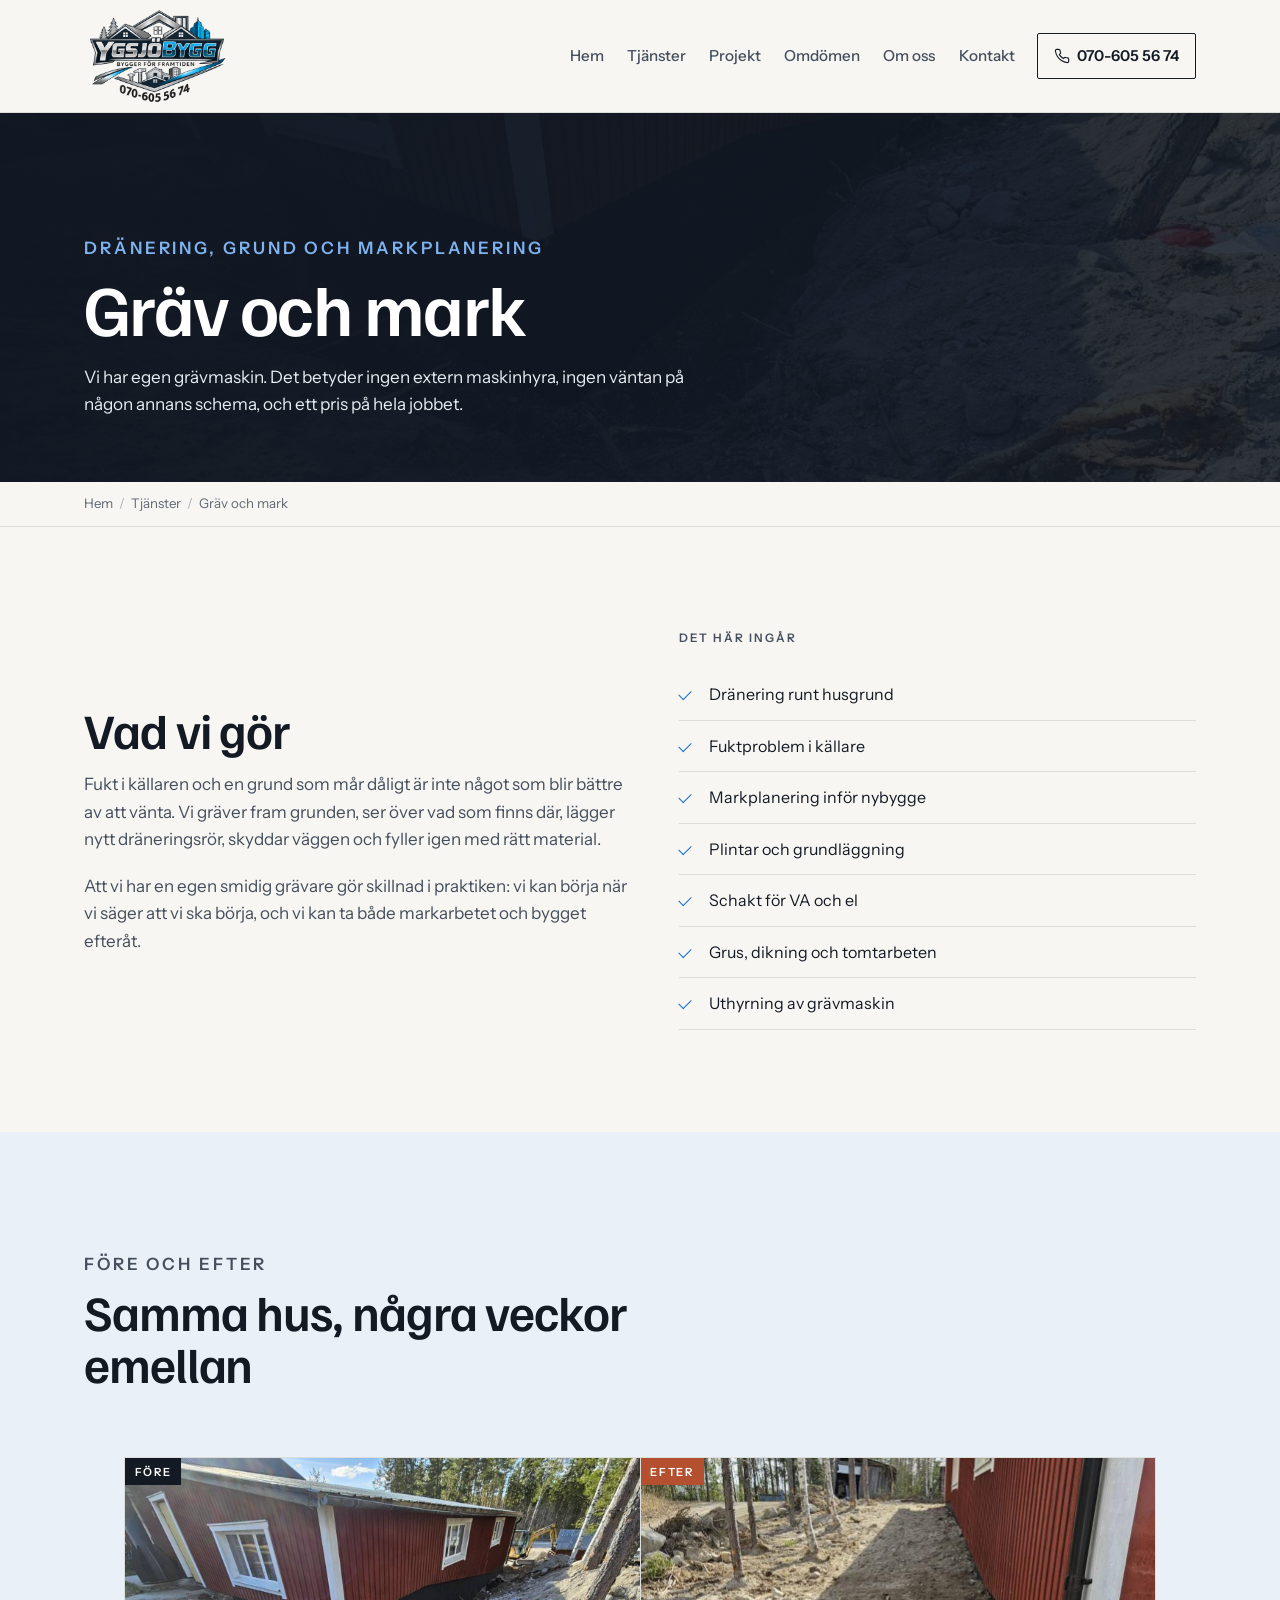
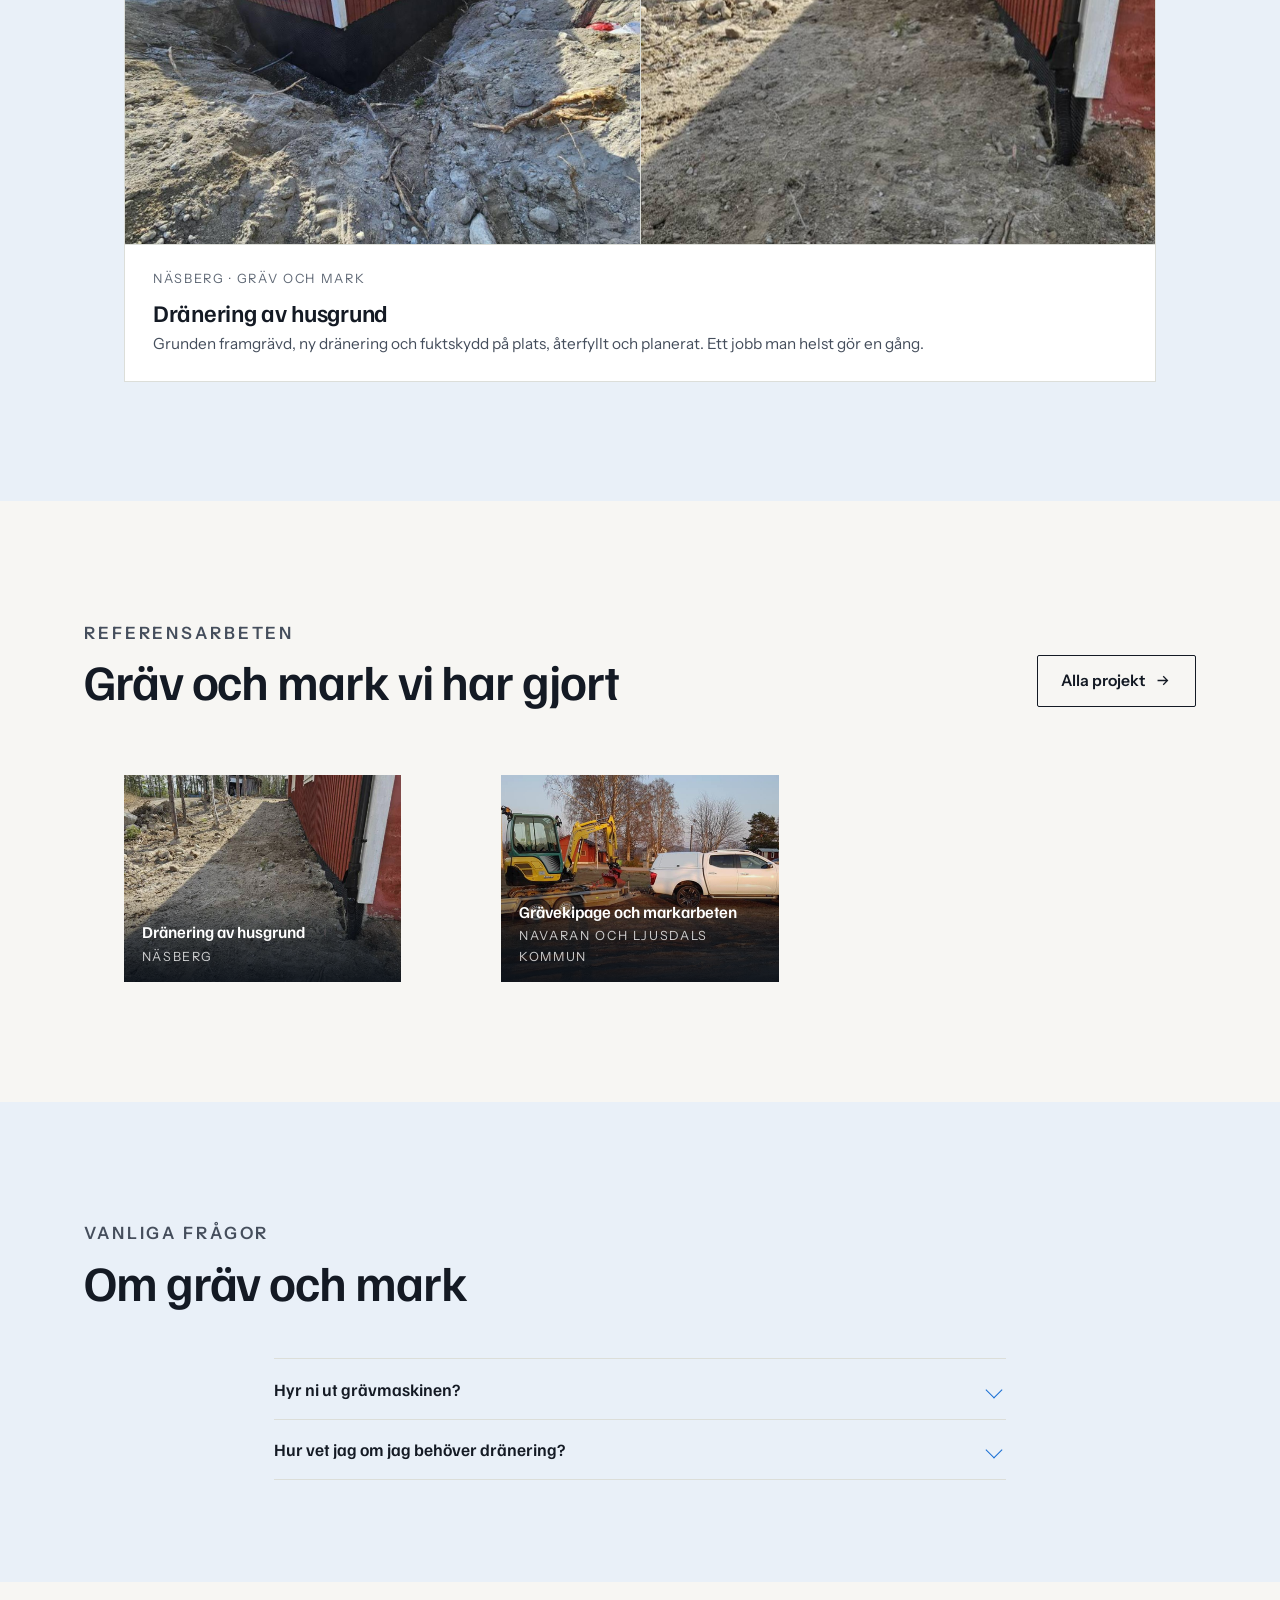
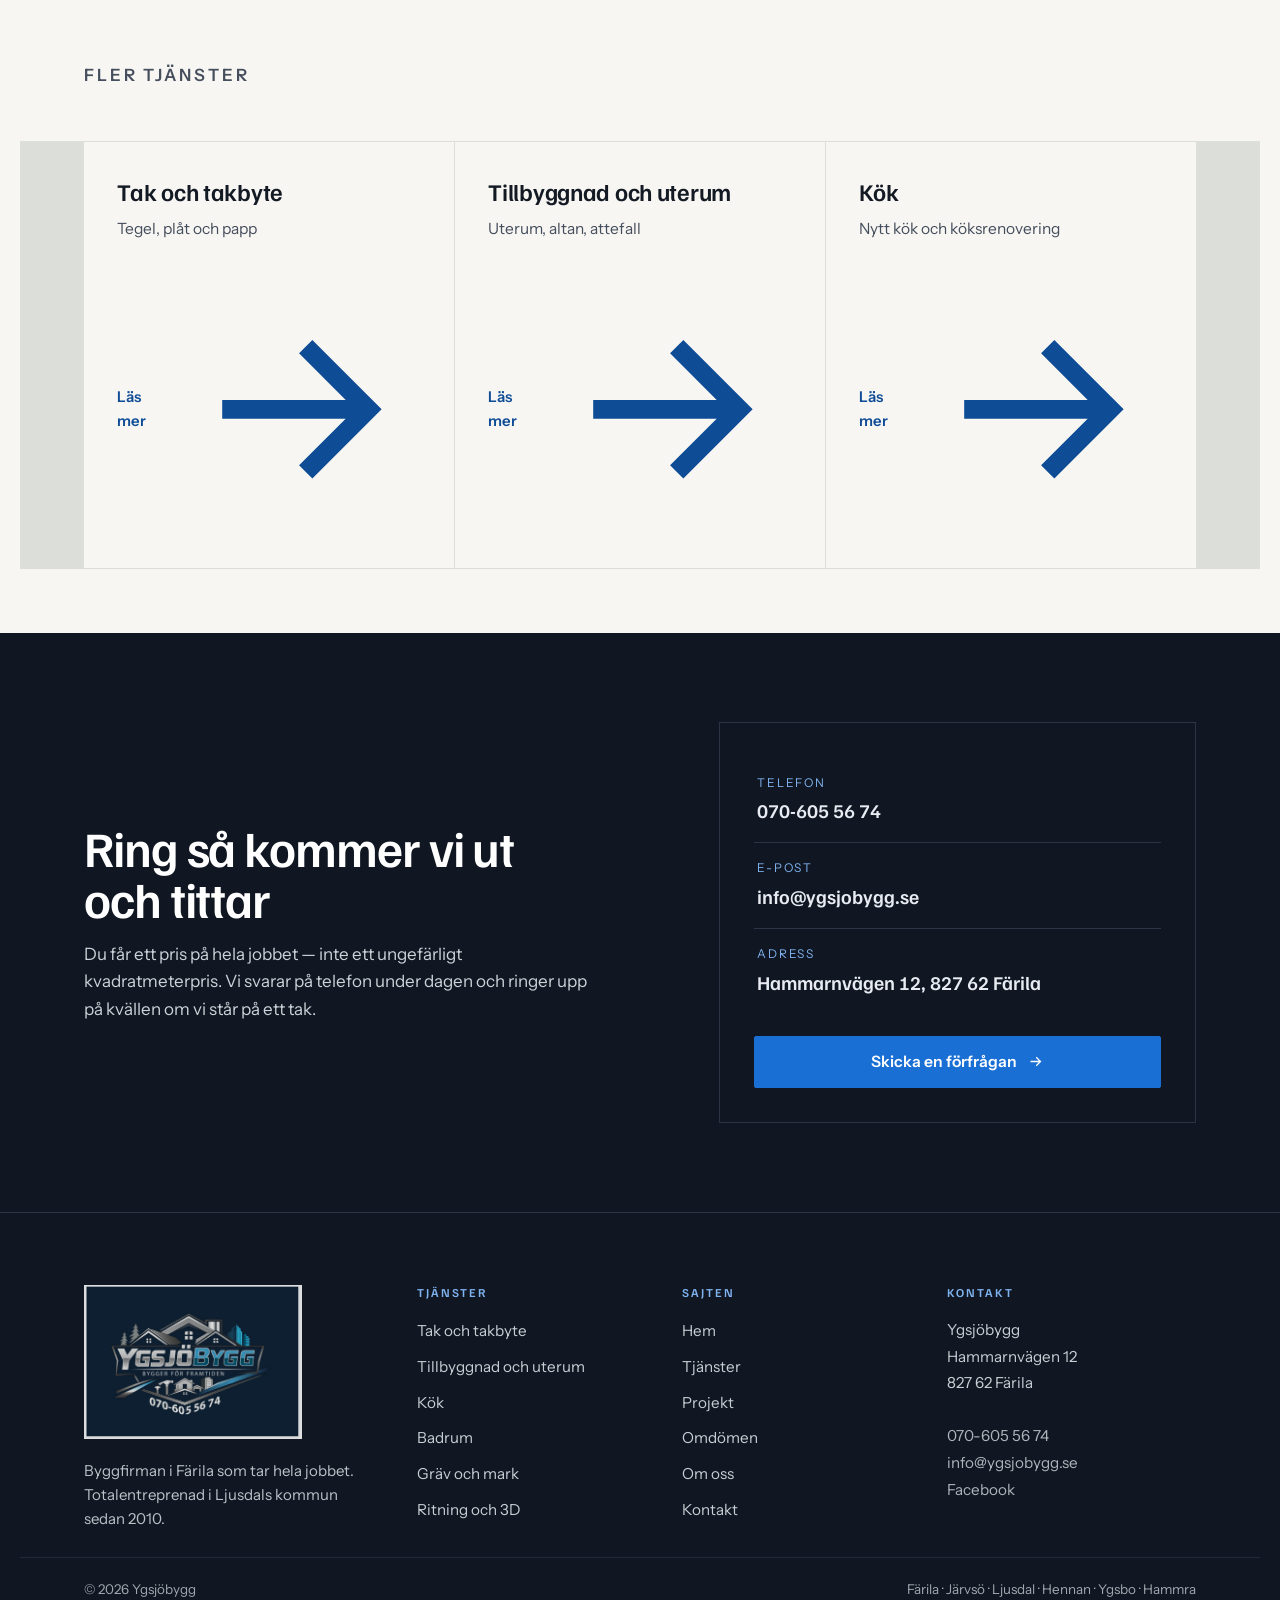
<file: grav.html>
<!doctype html>
<html lang="sv">
<head>
<meta charset="utf-8">
<meta name="viewport" content="width=device-width,initial-scale=1,viewport-fit=cover">
<title>Gräv och mark i Ljusdals kommun | Ygsjöbygg</title>
<meta name="description" content="Dränering, markplanering och grundarbeten i Ljusdals kommun. Egen grävmaskin – ingen extern maskinhyra. Maskinen hyrs även ut.">
<meta name="keywords" content="gräv och mark Ljusdal, gräv och mark Färila, gräv och mark Järvsö, byggfirma Hälsingland">
<meta name="robots" content="index,follow,max-image-preview:large,max-snippet:-1,max-video-preview:-1">
<link rel="canonical" href="https://ygsjobygg.se/grav">
<meta name="theme-color" content="#101722">
<meta name="geo.region" content="SE-X">
<meta name="geo.placename" content="Färila, Ljusdals kommun">
<meta property="og:type" content="website">
<meta property="og:locale" content="sv_SE">
<meta property="og:site_name" content="Ygsjöbygg">
<meta property="og:title" content="Gräv och mark i Ljusdals kommun | Ygsjöbygg">
<meta property="og:description" content="Dränering, markplanering och grundarbeten i Ljusdals kommun. Egen grävmaskin – ingen extern maskinhyra. Maskinen hyrs även ut.">
<meta property="og:url" content="https://ygsjobygg.se/grav">
<meta property="og:image" content="https://ygsjobygg.se/media/dranering-nasberg-fore.jpg">
<meta name="twitter:card" content="summary_large_image">
<meta name="twitter:title" content="Gräv och mark i Ljusdals kommun | Ygsjöbygg">
<meta name="twitter:description" content="Dränering, markplanering och grundarbeten i Ljusdals kommun. Egen grävmaskin – ingen extern maskinhyra. Maskinen hyrs även ut.">
<meta name="twitter:image" content="https://ygsjobygg.se/media/dranering-nasberg-fore.jpg">
<link rel="icon" href="media/ygsjobygg-logo-2026.png" type="image/png">
<link rel="preconnect" href="https://fonts.googleapis.com">
<link rel="preconnect" href="https://fonts.gstatic.com" crossorigin>
<link href="https://fonts.googleapis.com/css2?family=Familjen+Grotesk:wght@400;500;600;700&family=Instrument+Sans:wght@400;500;600&display=swap" rel="stylesheet">

<style>
/* DESIGN — Ygsjöbygg, Färila
   FÖR VEM: husägare i Ljusdals kommun (Färila, Järvsö, Ljusdal, Hennan, Ygsbo, Hammra)
   med ett timmerhus eller en villa från 1900-talet som behöver nytt tak, badrum, kök,
   uterum eller dränering. De vill inte vara projektledare på sin egen semester.
   FÖRSTA TVÅ SEKUNDERNA: en riktig firma som står på ett tak i Hälsingland i oktober.
   Lugn, konkret, lokal. Inte en byrå.
   DIAGNOS AV GAMLA SAJTEN: tre bra referenstexter begravda under en WordPress-mall,
   ingen projektsida, inga bilder på 60+ färdiga jobb, ingen struktur för Google.
   FÄRG: --blue pixelplockad ur deras egen logotyp (Ygsjobygg_Social_Profil, den rena
   versionen). --tegel plockat ur drönarbilden på taket de själva lagt på Borrvägen
   (#C06048 i originalet, nedtonat till #B4502F för kontrast). Ingen beige.
   TYPSNITT: Familjen Grotesk till rubriker (svensk grotesk med egen karaktär i g och y
   — passar ett företag som heter Ygsjöbygg) och Instrument Sans till brödtext.
   MOTIV: "läkten" — en 1 px linje med korta vertikala streck med jämna mellanrum,
   som läkt på ett tak. Återkommer som sektionsavdelare, under rubriker och som ram
   runt före/efter-paren.
   RÖRELSE: reveal = translate + fade, 700 ms, ease-out. Hover = bild 1.03 + understrykning.
   Ingen animation på h1, telefonnummer eller pris. prefers-reduced-motion stänger av
   allt och pausar videon.
   KUNDOMDÖMEN: publicerade Google-omdömen hämtade från Kundernas.se 2026-11-04.
   MEDVETET BORTVALT:
   priser (de offererar per projekt), kort-med-skugga, ikonrutor, numrerade steg.
   KONTRAST (uträknad före CSS): ink/paper 16.15 · ink-2 7.78 · mute 5.22 · blue 4.55
   · blue-deep 7.79 · tegel 4.71 · on-night/night 15.17 · blue-night 8.23
*/

:root{
  --ink:#141A24; --ink-2:#454E5C; --mute:#5F6875;
  --blue:#1A6FD4; --blue-deep:#0E4C96; --blue-night:#7FB3F0;
  --tegel:#B4502F; --tegel-night:#C8714F;
  --paper:#F7F6F3; --sky:#E9F0F8; --white:#FFFFFF;
  --night:#101722; --on-night:#E8ECF2;
  --line:#DCDED9; --line-night:#2A3444;
  --ease:cubic-bezier(.22,.61,.36,1);
  --pad:clamp(20px,5vw,72px);
  --maxw:1240px;
}

*{box-sizing:border-box}
html{-webkit-text-size-adjust:100%;scroll-behavior:smooth}
@media(prefers-reduced-motion:reduce){html{scroll-behavior:auto}}
body{
  margin:0;background:var(--paper);color:var(--ink);
  font-family:"Instrument Sans",system-ui,-apple-system,"Segoe UI",sans-serif;
  font-size:17px;line-height:1.62;-webkit-font-smoothing:antialiased;
  overflow-x:hidden;
}
img{max-width:100%;height:auto;display:block}
a{color:inherit}
h1,h2,h3,h4{font-family:"Familjen Grotesk","Instrument Sans",sans-serif;
  font-weight:600;line-height:1.04;letter-spacing:-.022em;margin:0}
h1{font-size:clamp(2.4rem,6.2vw,4.5rem)}
h2{font-size:clamp(1.85rem,4vw,3.1rem)}
h3{font-size:clamp(1.18rem,1.9vw,1.5rem);line-height:1.18;letter-spacing:-.012em}
h4{font-size:1.02rem;line-height:1.3;letter-spacing:0}
p{margin:0 0 1.1em}
p:last-child{margin-bottom:0}
em{font-style:normal;color:var(--tegel)}
.wrap{max-width:var(--maxw);margin:0 auto;padding-left:var(--pad);padding-right:var(--pad)}
[id]{scroll-margin-top:96px}
.sr{position:absolute;width:1px;height:1px;overflow:hidden;clip:rect(0 0 0 0);white-space:nowrap}

/* ——— MOTIVET: läkten ——— */
.lakt{position:relative;height:11px;margin:0}
.lakt::before{content:"";position:absolute;left:0;right:0;bottom:0;height:1px;background:currentColor;opacity:.75}
.lakt::after{content:"";position:absolute;inset:0;
  background-image:repeating-linear-gradient(90deg,currentColor 0 1px,transparent 1px 15px);opacity:.26}

/* ——— Etiketter ——— */
.lbl{font-size:.735rem;letter-spacing:.17em;text-transform:uppercase;font-weight:600;
  color:var(--mute);margin:0 0 .5rem}
.lbl-b{color:var(--blue-deep)}

/* ——— Knappar ——— */
.btn{display:inline-flex;align-items:center;gap:.6em;min-height:48px;padding:.78em 1.5em;
  background:var(--blue);color:#fff;text-decoration:none;font-weight:600;font-size:.98rem;
  border:1px solid var(--blue);border-radius:2px;transition:background .25s var(--ease),border-color .25s var(--ease)}
.btn:hover{background:var(--blue-deep);border-color:var(--blue-deep)}
.btn-2{background:transparent;color:var(--ink);border-color:var(--ink)}
.btn-2:hover{background:var(--ink);border-color:var(--ink);color:#fff}
.btn-l{background:transparent;color:#fff;border-color:rgba(255,255,255,.62)}
.btn-l:hover{background:#fff;color:var(--ink);border-color:#fff}
.btn svg{width:17px;height:17px;flex:none}

/* ——— Navigation ——— */
.nav{position:sticky;top:0;z-index:60;background:var(--paper);border-bottom:1px solid var(--line)}
.nav-in{max-width:var(--maxw);margin:0 auto;padding:.7rem var(--pad);
  display:flex;align-items:center;gap:1.4rem}
.nav-menu{display:flex;align-items:center;gap:1.4rem;margin-left:auto}
.mark{display:flex;align-items:center;margin-right:auto;text-decoration:none;min-height:46px}
.mark img{width:clamp(136px,14vw,172px)}
.nav-links{display:flex;align-items:center;gap:1.45rem;list-style:none;margin:0;padding:0}
.nav-links a{text-decoration:none;font-size:.95rem;font-weight:500;color:var(--ink-2);
  padding:.45rem 0;position:relative;transition:color .22s var(--ease)}
.nav-links a::after{content:"";position:absolute;left:0;right:100%;bottom:.1rem;height:1.5px;
  background:var(--blue);transition:right .3s var(--ease)}
.nav-links a:hover,.nav-links a[aria-current]{color:var(--ink)}
.nav-links a:hover::after,.nav-links a[aria-current]::after{right:0}
.nav-tel{display:inline-flex;align-items:center;gap:.5em;min-height:46px;padding:.45em 1.05em;
  border:1px solid var(--ink);border-radius:2px;text-decoration:none;font-weight:600;font-size:.94rem;
  transition:background .25s var(--ease),color .25s var(--ease)}
.nav-tel:hover{background:var(--ink);color:#fff}
.burger{display:none;align-items:center;justify-content:center;width:46px;height:46px;
  background:none;border:1px solid var(--line);border-radius:2px;cursor:pointer;padding:0}
.burger span{display:block;width:19px;height:1.5px;background:var(--ink);position:relative}
.burger span::before,.burger span::after{content:"";position:absolute;left:0;width:19px;height:1.5px;background:var(--ink)}
.burger span::before{top:-6px}.burger span::after{top:6px}
@media(max-width:980px){
  .nav-menu{display:none}
  .burger{display:flex;margin-left:auto}
  .nav.open .nav-menu{display:flex;position:absolute;top:100%;left:0;right:0;flex-direction:column;
    align-items:stretch;gap:0;margin:0;background:var(--paper);
    border-bottom:1px solid var(--line);padding:.2rem var(--pad) 1.2rem;
    box-shadow:0 18px 30px -24px rgba(16,23,34,.5)}
  .nav.open .nav-links{flex-direction:column;align-items:stretch;gap:0;width:100%}
  .nav.open .nav-links a{padding:.9rem 0;border-bottom:1px solid var(--line);font-size:1.06rem}
  .nav.open .nav-links a::after{display:none}
  .nav.open .nav-tel{margin-top:1rem;justify-content:center;background:var(--blue);
    color:#fff;border-color:var(--blue)}
}

/* ——— HERO med video ——— */
.hero{position:relative;min-height:clamp(560px,86svh,860px);display:grid;grid-template-rows:1fr auto;
  background:var(--night);color:#fff;overflow:hidden;isolation:isolate}
.hero video,.hero .poster{position:absolute;inset:0;width:100%;height:100%;object-fit:cover;z-index:0}
.hero::after{content:"";position:absolute;inset:0;z-index:1;pointer-events:none;
  background:
   linear-gradient(180deg,rgba(10,16,24,.52) 0%,rgba(10,16,24,.12) 26%,rgba(10,16,24,.34) 48%,
     rgba(10,16,24,.86) 68%,rgba(10,16,24,.94) 100%),
   linear-gradient(90deg,rgba(10,16,24,.5) 0%,rgba(10,16,24,.12) 52%,rgba(10,16,24,0) 100%)}
.hero-copy{position:relative;z-index:2;align-self:end;max-width:var(--maxw);width:100%;margin:0 auto;
  padding:0 var(--pad) clamp(28px,4vh,48px)}
.hero-copy .lbl{color:rgba(255,255,255,.82)}
.hero-copy .lakt{color:#fff;max-width:230px;margin-bottom:1.3rem}
.hero h1{max-width:17ch;text-shadow:0 1px 26px rgba(8,13,20,.5)}
.hero h1 em{color:#fff;opacity:.72}
.hero-sub{max-width:52ch;margin:1.15rem 0 1.7rem;font-size:clamp(1.02rem,1.5vw,1.17rem);
  color:rgba(255,255,255,.93);text-shadow:0 1px 18px rgba(8,13,20,.55)}
.hero-cta{display:flex;flex-wrap:wrap;gap:.7rem}
.hero-foot{position:relative;z-index:2;border-top:1px solid rgba(255,255,255,.2);
  background:rgba(10,16,24,.5);backdrop-filter:blur(2px)}
.hero-foot ul{max-width:var(--maxw);margin:0 auto;padding:0 var(--pad);list-style:none;
  display:grid;grid-template-columns:repeat(4,1fr)}
.hero-foot li{padding:.95rem 1.1rem .95rem 0;font-size:.9rem;color:rgba(255,255,255,.9);
  display:flex;align-items:baseline;gap:.55em}
.hero-foot b{font-family:"Familjen Grotesk",sans-serif;font-size:1.3rem;font-weight:600;color:#fff}
@media(max-width:860px){
  .hero{min-height:clamp(520px,84svh,760px)}
  .hero-foot ul{grid-template-columns:1fr 1fr}
  .hero-foot li:nth-child(-n+2){border-bottom:1px solid rgba(255,255,255,.16)}
}
@media(max-width:430px){.hero h1{font-size:2.25rem}}

/* ——— Sidhuvud på undersidor ——— */
.phead{background:var(--night);color:var(--on-night);position:relative;overflow:hidden}
.phead-in{max-width:var(--maxw);margin:0 auto;padding:clamp(56px,9vw,104px) var(--pad) clamp(40px,6vw,64px)}
.phead .lbl{color:var(--blue-night)}
.phead h1{max-width:19ch;color:#fff}
.phead p{max-width:58ch;margin-top:1.1rem;color:var(--on-night);font-size:1.07rem}
.phead .lakt{color:#fff;max-width:200px;margin-bottom:1.2rem}
.phead-img{position:absolute;inset:0;z-index:0;opacity:.3}
.phead-img img{width:100%;height:100%;object-fit:cover}
.phead-in{position:relative;z-index:2}
.phead.has-img::after{content:"";position:absolute;inset:0;z-index:1;
  background:linear-gradient(90deg,rgba(16,23,34,.96) 0%,rgba(16,23,34,.78) 55%,rgba(16,23,34,.5) 100%)}

/* ——— Brödsmulor ——— */
.crumbs{border-bottom:1px solid var(--line);background:var(--paper)}
.crumbs ol{max-width:var(--maxw);margin:0 auto;padding:.7rem var(--pad);list-style:none;
  display:flex;flex-wrap:wrap;gap:.45em;font-size:.83rem;color:var(--mute)}
.crumbs a{color:var(--mute);text-decoration:none}
.crumbs a:hover{color:var(--ink);text-decoration:underline}
.crumbs li+li::before{content:"/";margin-right:.45em;opacity:.5}

/* ——— Sektioner ——— */
.sec{padding:clamp(56px,8vw,112px) 0}
.sec-sky{background:var(--sky)}
.sec-night{background:var(--night);color:var(--on-night)}
.sec-night h2,.sec-night h3{color:#fff}
.sec-night .lbl{color:var(--blue-night)}
.sec-night .lakt{color:#fff}
.sec-tight{padding:clamp(40px,5vw,64px) 0}
.shead{max-width:var(--maxw);margin:0 auto;padding:0 var(--pad);margin-bottom:clamp(32px,4vw,56px)}
.shead .lakt{max-width:170px;margin-bottom:1.1rem;color:var(--ink)}
.shead h2{max-width:20ch}
.shead p{max-width:60ch;margin-top:1rem;color:var(--ink-2);font-size:1.06rem}
.shead-row{display:flex;flex-wrap:wrap;gap:2rem;align-items:flex-end;justify-content:space-between}
.shead-row>div:first-child{flex:1 1 420px}

/* ——— Flush rutnät: tjänster (delade kantlinjer, inga kort) ——— */
.grid-flush{max-width:var(--maxw);margin:0 auto;padding:0 var(--pad);
  display:grid;grid-template-columns:repeat(3,1fr);gap:1px;background:var(--line);
  border:1px solid var(--line);border-left:0;border-right:0}
.grid-flush.g2{grid-template-columns:repeat(2,1fr)}
.cell{background:var(--paper);padding:clamp(22px,2.6vw,34px);display:flex;flex-direction:column;gap:.7rem;
  text-decoration:none;color:inherit;position:relative;transition:background .3s var(--ease)}
.sec-sky .cell{background:var(--sky)}
a.cell:hover{background:var(--white)}
.cell .num{font-size:.74rem;letter-spacing:.14em;color:var(--blue-deep);font-weight:600}
.cell h3{margin-top:.1rem}
.cell p{color:var(--ink-2);font-size:.97rem}
.cell .go{margin-top:auto;padding-top:.9rem;font-weight:600;font-size:.93rem;color:var(--blue-deep);
  display:inline-flex;align-items:center;gap:.45em}
a.cell:hover .go span{text-decoration:underline}
.cell-img{display:block;margin:0 calc(-1*clamp(22px,2.6vw,34px)) clamp(4px,1vw,10px);overflow:hidden;
  margin-top:calc(-1*clamp(22px,2.6vw,34px));aspect-ratio:16/10}
.cell-img img{width:100%;height:100%;object-fit:cover;transition:transform .7s var(--ease)}
a.cell:hover .cell-img img{transform:scale(1.035)}
@media(max-width:900px){.grid-flush{grid-template-columns:repeat(2,1fr)}}
@media(max-width:600px){.grid-flush,.grid-flush.g2{grid-template-columns:1fr}}
.grid-flush.g2>.cell:last-child:nth-child(odd){grid-column:1/-1}
@media(max-width:600px){.grid-flush.g2>.cell:last-child:nth-child(odd){grid-column:auto}}

/* ——— Siffror / fakta ——— */
.facts{max-width:var(--maxw);margin:0 auto;padding:0 var(--pad);
  display:grid;grid-template-columns:repeat(4,1fr);gap:1px;background:var(--line);
  border-block:1px solid var(--line)}
.facts div{background:var(--paper);padding:clamp(20px,2.4vw,30px)}
.sec-sky .facts div{background:var(--sky)}
.facts b{display:block;font-family:"Familjen Grotesk",sans-serif;font-weight:600;
  font-size:clamp(1.9rem,3.4vw,2.7rem);line-height:1;letter-spacing:-.02em}
.facts span{display:block;margin-top:.5rem;font-size:.89rem;color:var(--mute)}
@media(max-width:760px){.facts{grid-template-columns:1fr 1fr}}

/* ——— Före / efter-par ——— */
.ba{border:1px solid var(--line);background:var(--white);overflow:hidden}
.sec-night .ba{border-color:var(--line-night);background:#16202E}
.ba-pair{display:grid;grid-template-columns:1fr 1fr;gap:1px;background:var(--line)}
.sec-night .ba-pair{background:var(--line-night)}
.ba-half{position:relative;background:var(--white)}
.ba-half img{width:100%;aspect-ratio:4/3;object-fit:cover}
.ba-tag{position:absolute;top:0;left:0;background:var(--ink);color:#fff;
  font-size:.7rem;letter-spacing:.16em;text-transform:uppercase;font-weight:600;padding:.4em .85em}
.ba-half.after .ba-tag{background:var(--tegel)}
.ba-cap{padding:clamp(16px,2vw,24px) clamp(18px,2.2vw,28px);border-top:1px solid var(--line)}
.sec-night .ba-cap{border-color:var(--line-night)}
.ba-cap h3{margin-bottom:.35rem}
.ba-cap p{color:var(--ink-2);font-size:.96rem;margin:0}
.sec-night .ba-cap p{color:var(--on-night);opacity:.85}
.ba-cap .where{font-size:.8rem;letter-spacing:.13em;text-transform:uppercase;color:var(--mute);margin-bottom:.5rem}
.ba-pair.c1{grid-template-columns:1fr}
.ba-pair.c2{grid-template-columns:1fr 1fr}
.ba-pair.c3{grid-template-columns:1fr 1fr 1fr}
@media(max-width:700px){.ba-pair.c3{grid-template-columns:1fr 1fr}}
@media(max-width:560px){.ba-pair,.ba-pair.c2,.ba-pair.c3{grid-template-columns:1fr}}

/* ——— Projektgalleri ——— */
.pg{max-width:var(--maxw);margin:0 auto;padding:0 var(--pad);
  display:grid;grid-template-columns:repeat(3,1fr);gap:clamp(14px,1.6vw,22px)}
@media(max-width:900px){.pg{grid-template-columns:repeat(2,1fr)}}
@media(max-width:520px){.pg{grid-template-columns:1fr}}
.pc{position:relative;overflow:hidden;background:var(--ink);display:block;text-decoration:none;color:#fff}
.pc img{width:100%;aspect-ratio:4/3;object-fit:cover;transition:transform .8s var(--ease);opacity:.94}
.pc:hover img{transform:scale(1.04)}
.pc figcaption{position:absolute;left:0;right:0;bottom:0;padding:1.4rem 1.1rem .95rem;
  background:linear-gradient(0deg,rgba(10,16,24,.9),rgba(10,16,24,.55) 55%,transparent)}
.pc .t{font-family:"Familjen Grotesk",sans-serif;font-weight:600;font-size:1.04rem;line-height:1.2;display:block}
.pc .w{display:block;font-size:.79rem;letter-spacing:.13em;text-transform:uppercase;
  color:rgba(255,255,255,.78);margin-top:.3rem}
.pc.tall img{aspect-ratio:3/4}
.pc.wide{grid-column:span 2}
@media(max-width:520px){.pc.wide{grid-column:auto}}

/* ——— Filterknappar ——— */
.filters{max-width:var(--maxw);margin:0 auto;padding:0 var(--pad);display:flex;flex-wrap:wrap;gap:.5rem;
  margin-bottom:clamp(24px,3vw,36px)}
.filters button{min-height:42px;padding:.45em 1.05em;background:transparent;border:1px solid var(--line);
  border-radius:2px;font:inherit;font-size:.92rem;font-weight:500;color:var(--ink-2);cursor:pointer;
  transition:border-color .25s var(--ease),color .25s var(--ease),background .25s var(--ease)}
.filters button:hover{border-color:var(--ink);color:var(--ink)}
.filters button[aria-pressed="true"]{background:var(--ink);border-color:var(--ink);color:#fff}

/* ——— Text + bild ——— */
.split{max-width:var(--maxw);margin:0 auto;padding:0 var(--pad);
  display:grid;grid-template-columns:1.05fr 1fr;gap:clamp(28px,4vw,64px);align-items:center}
.split.rev>:first-child{order:2}
.split-media img{width:100%;aspect-ratio:4/3;object-fit:cover}
.split-media.tall img{aspect-ratio:3/4}
.split-txt h2{margin-bottom:1rem}
.split-txt .lakt{max-width:150px;margin-bottom:1.1rem;color:var(--ink)}
.sec-night .split-txt .lakt{color:#fff}
.split-txt p{color:var(--ink-2)}
.sec-night .split-txt p{color:var(--on-night);opacity:.88}
@media(max-width:860px){.split{grid-template-columns:1fr}.split.rev>:first-child{order:0}}

/* ——— Lista med bockar ——— */
.ticks{list-style:none;margin:1.4rem 0 0;padding:0;display:grid;gap:.1rem}
.ticks li{padding:.72rem 0 .72rem 1.9rem;border-bottom:1px solid var(--line);position:relative;font-size:1rem}
.sec-night .ticks li{border-color:var(--line-night)}
.ticks li::before{content:"";position:absolute;left:0;top:1.22rem;width:11px;height:6px;
  border-left:1.8px solid var(--blue);border-bottom:1.8px solid var(--blue);transform:rotate(-45deg)}
.sec-night .ticks li::before{border-color:var(--blue-night)}

/* ——— Process (verklig sekvens, därför numrerad) ——— */
.steps{max-width:var(--maxw);margin:0 auto;padding:0 var(--pad);
  display:grid;grid-template-columns:repeat(4,1fr);gap:1px;background:var(--line-night);
  border-block:1px solid var(--line-night)}
.steps div{background:var(--night);padding:clamp(22px,2.6vw,32px)}
.steps b{display:block;font-family:"Familjen Grotesk",sans-serif;font-size:.78rem;letter-spacing:.17em;
  color:var(--blue-night);margin-bottom:.8rem}
.steps h3{margin-bottom:.5rem}
.steps p{font-size:.95rem;color:var(--on-night);opacity:.84;margin:0}
@media(max-width:860px){.steps{grid-template-columns:1fr 1fr}}
@media(max-width:520px){.steps{grid-template-columns:1fr}}

/* ——— Vanliga frågor ——— */
.faq{max-width:860px;margin:0 auto;padding:0 var(--pad)}
.faq details{border-bottom:1px solid var(--line)}
.faq details:first-child{border-top:1px solid var(--line)}
.faq summary{list-style:none;cursor:pointer;padding:1.15rem 2.4rem 1.15rem 0;position:relative;
  font-family:"Familjen Grotesk",sans-serif;font-weight:600;font-size:1.08rem;line-height:1.3;min-height:48px}
.faq summary::-webkit-details-marker{display:none}
.faq summary::after{content:"";position:absolute;right:.4rem;top:1.55rem;width:11px;height:11px;
  border-right:1.8px solid var(--blue);border-bottom:1.8px solid var(--blue);
  transform:rotate(45deg);transition:transform .3s var(--ease)}
.faq details[open] summary::after{transform:rotate(-135deg);top:1.8rem}
.faq .ans{padding:0 2.4rem 1.3rem 0;color:var(--ink-2)}
.faq .ans p{margin-bottom:.8em}

/* ——— Kontaktband ——— */
.cta{background:var(--night);color:var(--on-night)}
.cta-in{max-width:var(--maxw);margin:0 auto;padding:clamp(52px,7vw,92px) var(--pad);
  display:grid;grid-template-columns:1.1fr .9fr;gap:clamp(28px,4vw,64px);align-items:center}
.cta h2{color:#fff;max-width:16ch}
.cta p{margin-top:1rem;max-width:46ch;opacity:.88}
.cta .lakt{color:#fff;max-width:160px;margin-bottom:1.1rem}
.cta-box{border:1px solid var(--line-night);padding:clamp(22px,3vw,34px)}
.cta-box dl{margin:0;display:grid;gap:1px;background:var(--line-night)}
.cta-box .row{background:var(--night);padding:.95rem .2rem}
.cta-box dt{font-size:.75rem;letter-spacing:.16em;text-transform:uppercase;color:var(--blue-night);margin-bottom:.2rem}
.cta-box dd{margin:0;font-family:"Familjen Grotesk",sans-serif;font-size:1.22rem;font-weight:600}
.cta-box dd a{text-decoration:none}
.cta-box dd a:hover{text-decoration:underline}
.cta-box .btn{margin-top:1.4rem;width:100%;justify-content:center}
@media(max-width:860px){.cta-in{grid-template-columns:1fr}}

/* ——— Formulär ——— */
.form{display:grid;gap:1rem;max-width:620px}
.form label{display:grid;gap:.38rem;font-size:.88rem;font-weight:600;color:var(--ink-2)}
.form input,.form textarea,.form select{font:inherit;font-size:1rem;padding:.75rem .9rem;min-height:48px;
  border:1px solid var(--line);border-radius:2px;background:var(--white);color:var(--ink);width:100%}
.form textarea{min-height:142px;resize:vertical}
.form input:focus,.form textarea:focus,.form select:focus{outline:2px solid var(--blue);outline-offset:1px;border-color:var(--blue)}
.form .two{display:grid;grid-template-columns:1fr 1fr;gap:1rem}
@media(max-width:560px){.form .two{grid-template-columns:1fr}}
.form .note{font-size:.85rem;color:var(--mute)}

/* ——— Team ——— */
.team{max-width:var(--maxw);margin:0 auto;padding:0 var(--pad);
  display:grid;grid-template-columns:repeat(3,1fr);gap:1px;background:var(--line);border-block:1px solid var(--line)}
.team div{background:var(--paper);padding:clamp(22px,2.6vw,34px)}
.team h3{margin-bottom:.3rem}
.team span{font-size:.88rem;letter-spacing:.13em;text-transform:uppercase;color:var(--blue-deep);font-weight:600}
@media(max-width:700px){.team{grid-template-columns:1fr}}

/* ——— Sidfot ——— */
.foot{background:var(--night);color:var(--on-night);border-top:1px solid var(--line-night)}
.foot-in{max-width:var(--maxw);margin:0 auto;padding:clamp(44px,6vw,72px) var(--pad) 1.6rem;
  display:grid;grid-template-columns:1.3fr 1fr 1fr 1.1fr;gap:clamp(24px,3vw,48px)}
.foot .mark img{width:168px}
.foot-bl p{margin-top:1.2rem;font-size:.94rem;opacity:.8;max-width:34ch}
.foot h4{color:#fff;font-size:.76rem;letter-spacing:.17em;text-transform:uppercase;margin-bottom:1rem;color:var(--blue-night)}
.foot ul{list-style:none;margin:0;padding:0;display:grid;gap:.52rem}
.foot a{text-decoration:none;font-size:.95rem;opacity:.86}
.foot a:hover{opacity:1;text-decoration:underline}
.foot address{font-style:normal;font-size:.95rem;opacity:.86;line-height:1.75}
.foot-bot{max-width:var(--maxw);margin:0 auto;padding:1.3rem var(--pad) 2rem;
  border-top:1px solid var(--line-night);display:flex;flex-wrap:wrap;gap:1rem;
  justify-content:space-between;font-size:.84rem;opacity:.68}
@media(max-width:900px){.foot-in{grid-template-columns:1fr 1fr}}
@media(max-width:560px){.foot-in{grid-template-columns:1fr}}

/* ——— Reveal ——— */
.rv{opacity:0;transform:translateY(22px);transition:opacity .7s var(--ease),transform .7s var(--ease)}
.rv.in{opacity:1;transform:none}
.rv:nth-child(2){transition-delay:.07s}
.rv:nth-child(3){transition-delay:.14s}
.rv:nth-child(4){transition-delay:.21s}
@media(prefers-reduced-motion:reduce){
  .rv{opacity:1;transform:none;transition:none}
  .pc img,.cell-img img{transition:none}
  .hero video{display:none}
}
</style>
<script type="application/ld+json">{"@context": "https://schema.org", "@type": "Service", "name": "Gräv och mark", "serviceType": "Gräv och mark", "description": "Vi har egen grävmaskin. Det betyder ingen extern maskinhyra, ingen väntan på någon annans schema, och ett pris på hela jobbet.", "provider": {"@id": "https://ygsjobygg.se/#org"}, "areaServed": {"@type": "AdministrativeArea", "name": "Ljusdals kommun"}, "url": "https://ygsjobygg.se/grav"}</script><script type="application/ld+json">{"@context": "https://schema.org", "@type": "FAQPage", "mainEntity": [{"@type": "Question", "name": "Hyr ni ut grävmaskinen?", "acceptedAnswer": {"@type": "Answer", "text": "Ja, vår grävmaskin finns även för uthyrning. Ring så pratar vi om vad du behöver den till och när den är ledig."}}, {"@type": "Question", "name": "Hur vet jag om jag behöver dränering?", "acceptedAnswer": {"@type": "Answer", "text": "Fuktfläckar, lukt i källaren, saltutfällningar på källarväggen eller vatten som blir stående mot grunden är vanliga tecken. Vi kommer gärna ut och tittar."}}]}</script><script type="application/ld+json">{"@context": "https://schema.org", "@type": "BreadcrumbList", "itemListElement": [{"@type": "ListItem", "position": 1, "name": "Hem", "item": "https://ygsjobygg.se/index.html"}, {"@type": "ListItem", "position": 2, "name": "Tjänster", "item": "https://ygsjobygg.se/tjanster.html"}, {"@type": "ListItem", "position": 3, "name": "Gräv och mark"}]}</script>
<link rel="stylesheet" href="updates.css?v=20261104">
</head>
<body>
<a class="sr" href="#main">Hoppa till innehållet</a>
<header class="nav" id="nav">
<div class="nav-in">
<a class="mark" href="index.html" aria-label="Ygsjöbygg – till startsidan">
<img src="media/ygsjobygg-logo-transparent.png" alt="Ygsjöbygg" width="900" height="600"></a>
<div class="nav-menu">
<nav aria-label="Huvudmeny"><ul class="nav-links"><li><a href="index.html">Hem</a></li><li><a href="tjanster.html">Tjänster</a></li><li><a href="projekt.html">Projekt</a></li><li><a href="index.html#omdomen">Omdömen</a></li><li><a href="om-oss.html">Om oss</a></li><li><a href="kontakt.html">Kontakt</a></li></ul></nav>
<a class="nav-tel" href="tel:+46706055674"><svg viewBox="0 0 24 24" fill="none" stroke="currentColor" stroke-width="1.7" aria-hidden="true" style="width:16px;height:16px"><path d="M22 16.9v3a2 2 0 0 1-2.2 2 19.8 19.8 0 0 1-8.6-3.1 19.5 19.5 0 0 1-6-6A19.8 19.8 0 0 1 2.1 4.2 2 2 0 0 1 4.1 2h3a2 2 0 0 1 2 1.7c.1 1 .4 1.9.7 2.8a2 2 0 0 1-.5 2.1L8.1 9.9a16 16 0 0 0 6 6l1.3-1.3a2 2 0 0 1 2.1-.4c.9.3 1.8.6 2.8.7a2 2 0 0 1 1.7 2z"/></svg>070-605 56 74</a>
</div>
<button class="burger" type="button" aria-expanded="false" aria-controls="nav" aria-label="Meny"><span></span></button>
</div></header>
<main id="main">
<section class="phead has-img">
<div class="phead-img"><img src="media/dranering-nasberg-fore.jpg" alt="Gräv och mark – Dränering, grund och markplanering" width="1400" height="1050" sizes="100vw" loading="eager" decoding="async"></div>
<div class="phead-in">
<p class="lbl">Dränering, grund och markplanering</p>
<span class="lakt" aria-hidden="true"></span>
<h1>Gräv och mark</h1>
<p>Vi har egen grävmaskin. Det betyder ingen extern maskinhyra, ingen väntan på någon annans schema, och ett pris på hela jobbet.</p>
</div></section>
<nav class="crumbs" aria-label="Brödsmulor"><ol><li><a href="index.html">Hem</a></li><li><a href="tjanster.html">Tjänster</a></li><li>Gräv och mark</li></ol></nav>

<section class="sec">
<div class="split">
<div class="split-txt rv">
<span class="lakt" aria-hidden="true"></span>
<h2>Vad vi gör</h2>
<p>Fukt i källaren och en grund som mår dåligt är inte något som blir bättre av att vänta. Vi gräver fram grunden, ser över vad som finns där, lägger nytt dräneringsrör, skyddar väggen och fyller igen med rätt material.</p><p>Att vi har en egen smidig grävare gör skillnad i praktiken: vi kan börja när vi säger att vi ska börja, och vi kan ta både markarbetet och bygget efteråt.</p>
</div>
<div class="split-txt rv">
<p class="lbl lbl-b">Det här ingår</p>
<ul class="ticks"><li>Dränering runt husgrund</li><li>Fuktproblem i källare</li><li>Markplanering inför nybygge</li><li>Plintar och grundläggning</li><li>Schakt för VA och el</li><li>Grus, dikning och tomtarbeten</li><li>Uthyrning av grävmaskin</li></ul>
</div>
</div>
</section>

<section class="sec sec-sky">
<div class="shead rv"><span class="lakt" aria-hidden="true"></span>
<p class="lbl">Före och efter</p><h2>Samma hus, några veckor emellan</h2></div>
<div class="wrap" style="display:grid;gap:clamp(20px,3vw,34px)"><figure class="ba rv">
<div class="ba-pair">
<div class="ba-half"><span class="ba-tag">Före</span><img src="media/dranering-nasberg-fore.jpg" alt="Dränering av husgrund före arbetet, Näsberg" width="1400" height="1050" sizes="(max-width:560px) 100vw,50vw" loading="lazy" decoding="async"></div>
<div class="ba-half after"><span class="ba-tag">Efter</span><img src="media/dranering-nasberg-efter.jpg" alt="Dränering av husgrund efter arbetet, Näsberg" width="1030" height="1400" sizes="(max-width:560px) 100vw,50vw" loading="lazy" decoding="async"></div>
</div>
<figcaption class="ba-cap">
<p class="where">Näsberg · Gräv och mark</p>
<h3>Dränering av husgrund</h3>
<p>Grunden framgrävd, ny dränering och fuktskydd på plats, återfyllt och planerat. Ett jobb man helst gör en gång.</p>
</figcaption></figure></div>
</section>

<section class="sec">
<div class="shead rv"><span class="lakt" aria-hidden="true"></span>
<div class="shead-row">
<div><p class="lbl">Referensarbeten</p><h2>Gräv och mark vi har gjort</h2></div>
<p><a class="btn btn-2" href="projekt.html">Alla projekt <svg viewBox="0 0 24 24" fill="none" stroke="currentColor" stroke-width="1.8" aria-hidden="true"><path d="M5 12h14M13 6l6 6-6 6"/></svg></a></p>
</div></div>
<div class="pg"><figure class="pc rv">
<a href="projekt.html#dranering-nasberg" aria-label="Dränering av husgrund, Näsberg"><img src="media/dranering-nasberg-efter.jpg" alt="Dränering av husgrund, Näsberg" width="1030" height="1400" sizes="(max-width:520px) 100vw,(max-width:900px) 50vw,33vw" loading="lazy" decoding="async">
<figcaption><span class="t">Dränering av husgrund</span><span class="w">Näsberg</span></figcaption></a></figure><figure class="pc rv">
<a href="projekt.html#gravarbeten" aria-label="Grävekipage och markarbeten, Navaran och Ljusdals kommun"><img src="media/gravmaskin.jpg" alt="Grävekipage och markarbeten, Navaran och Ljusdals kommun" width="1400" height="788" sizes="(max-width:520px) 100vw,(max-width:900px) 50vw,33vw" loading="lazy" decoding="async">
<figcaption><span class="t">Grävekipage och markarbeten</span><span class="w">Navaran och Ljusdals kommun</span></figcaption></a></figure></div>
</section>

<section class="sec sec-sky">
<div class="shead rv"><span class="lakt" aria-hidden="true"></span>
<p class="lbl">Vanliga frågor</p><h2>Om gräv och mark</h2></div>
<div class="faq"><details class="rv"><summary>Hyr ni ut grävmaskinen?</summary><div class="ans"><p>Ja, vår grävmaskin finns även för uthyrning. Ring så pratar vi om vad du behöver den till och när den är ledig.</p></div></details><details class="rv"><summary>Hur vet jag om jag behöver dränering?</summary><div class="ans"><p>Fuktfläckar, lukt i källaren, saltutfällningar på källarväggen eller vatten som blir stående mot grunden är vanliga tecken. Vi kommer gärna ut och tittar.</p></div></details></div>
</section>

<section class="sec sec-tight">
<div class="shead rv"><span class="lakt" aria-hidden="true"></span><p class="lbl">Fler tjänster</p></div>
<div class="grid-flush"><a class="cell rv" href="tak.html"><h3>Tak och takbyte</h3><p>Tegel, plåt och papp</p><span class="go"><span>Läs mer</span><svg viewBox="0 0 24 24" fill="none" stroke="currentColor" stroke-width="1.8" aria-hidden="true"><path d="M5 12h14M13 6l6 6-6 6"/></svg></span></a><a class="cell rv" href="tillbyggnad.html"><h3>Tillbyggnad och uterum</h3><p>Uterum, altan, attefall</p><span class="go"><span>Läs mer</span><svg viewBox="0 0 24 24" fill="none" stroke="currentColor" stroke-width="1.8" aria-hidden="true"><path d="M5 12h14M13 6l6 6-6 6"/></svg></span></a><a class="cell rv" href="kok.html"><h3>Kök</h3><p>Nytt kök och köksrenovering</p><span class="go"><span>Läs mer</span><svg viewBox="0 0 24 24" fill="none" stroke="currentColor" stroke-width="1.8" aria-hidden="true"><path d="M5 12h14M13 6l6 6-6 6"/></svg></span></a></div>
</section>

<section class="cta">
<div class="cta-in">
<div class="rv">
<span class="lakt" aria-hidden="true"></span>
<h2>Ring så kommer vi ut och tittar</h2>
<p>Du får ett pris på hela jobbet — inte ett ungefärligt kvadratmeterpris. Vi svarar på telefon under dagen och ringer upp på kvällen om vi står på ett tak.</p>
</div>
<div class="cta-box rv">
<dl>
<div class="row"><dt>Telefon</dt><dd><a href="tel:+46706055674">070-605 56 74</a></dd></div>
<div class="row"><dt>E-post</dt><dd><a href="mailto:info@ygsjobygg.se">info@ygsjobygg.se</a></dd></div>
<div class="row"><dt>Adress</dt><dd>Hammarnvägen 12, 827 62 Färila</dd></div>
</dl>
<a class="btn" href="kontakt.html">Skicka en förfrågan <svg viewBox="0 0 24 24" fill="none" stroke="currentColor" stroke-width="1.8" aria-hidden="true"><path d="M5 12h14M13 6l6 6-6 6"/></svg></a>
</div>
</div></section>
</main>
<footer class="foot">
<div class="foot-in">
<div class="foot-bl">
<a class="mark" href="index.html"><img src="media/ygsjobygg-logo-2026.png" alt="Ygsjöbygg" width="900" height="637"></a>
<p>Byggfirman i Färila som tar hela jobbet. Totalentreprenad i Ljusdals kommun sedan 2010.</p>
</div>
<div><h4>Tjänster</h4><ul><li><a href="tak.html">Tak och takbyte</a></li><li><a href="tillbyggnad.html">Tillbyggnad och uterum</a></li><li><a href="kok.html">Kök</a></li><li><a href="badrum.html">Badrum</a></li><li><a href="grav.html">Gräv och mark</a></li><li><a href="ritning.html">Ritning och 3D</a></li></ul></div>
<div><h4>Sajten</h4><ul><li><a href="index.html">Hem</a></li><li><a href="tjanster.html">Tjänster</a></li><li><a href="projekt.html">Projekt</a></li><li><a href="index.html#omdomen">Omdömen</a></li><li><a href="om-oss.html">Om oss</a></li><li><a href="kontakt.html">Kontakt</a></li></ul></div>
<div><h4>Kontakt</h4>
<address>
Ygsjöbygg<br>Hammarnvägen 12<br>827 62 Färila<br><br>
<a href="tel:+46706055674">070-605 56 74</a><br>
<a href="mailto:info@ygsjobygg.se">info@ygsjobygg.se</a><br>
<a href="https://www.facebook.com/ygsjobygg" rel="noopener">Facebook</a>
</address></div>
</div>
<div class="foot-bot">
<span>&copy; 2026 Ygsjöbygg</span>
<span>Färila · Järvsö · Ljusdal · Hennan · Ygsbo · Hammra</span>
</div></footer>
<script>
(function(){
  var red = window.matchMedia("(prefers-reduced-motion: reduce)").matches;
  var nav = document.getElementById("nav");
  var b = nav.querySelector(".burger");
  b.addEventListener("click", function(){
    var o = nav.classList.toggle("open");
    b.setAttribute("aria-expanded", o ? "true" : "false");
  });
  if (!red && "IntersectionObserver" in window) {
    var io = new IntersectionObserver(function(es){
      es.forEach(function(e){ if(e.isIntersecting){ e.target.classList.add("in"); io.unobserve(e.target);} });
    }, {rootMargin:"0px 0px -8% 0px", threshold:0.08});
    document.querySelectorAll(".rv").forEach(function(el){ io.observe(el); });
  } else {
    document.querySelectorAll(".rv").forEach(function(el){ el.classList.add("in"); });
  }
  var v = document.querySelector(".hero video");
  if (v) {
    if (red) { v.pause(); v.removeAttribute("autoplay"); }
    else { var p = v.play(); if (p && p.catch) p.catch(function(){}); }
  }
  var f = document.querySelector(".filters");
  if (f) {
    f.addEventListener("click", function(e){
      var btn = e.target.closest("button"); if(!btn) return;
      var k = btn.dataset.k;
      f.querySelectorAll("button").forEach(function(x){ x.setAttribute("aria-pressed", x===btn?"true":"false"); });
      document.querySelectorAll("[data-kat]").forEach(function(el){
        el.hidden = !(k === "alla" || el.dataset.kat === k);
      });
    });
  }
})();
</script>
</body>
</html>
</file>
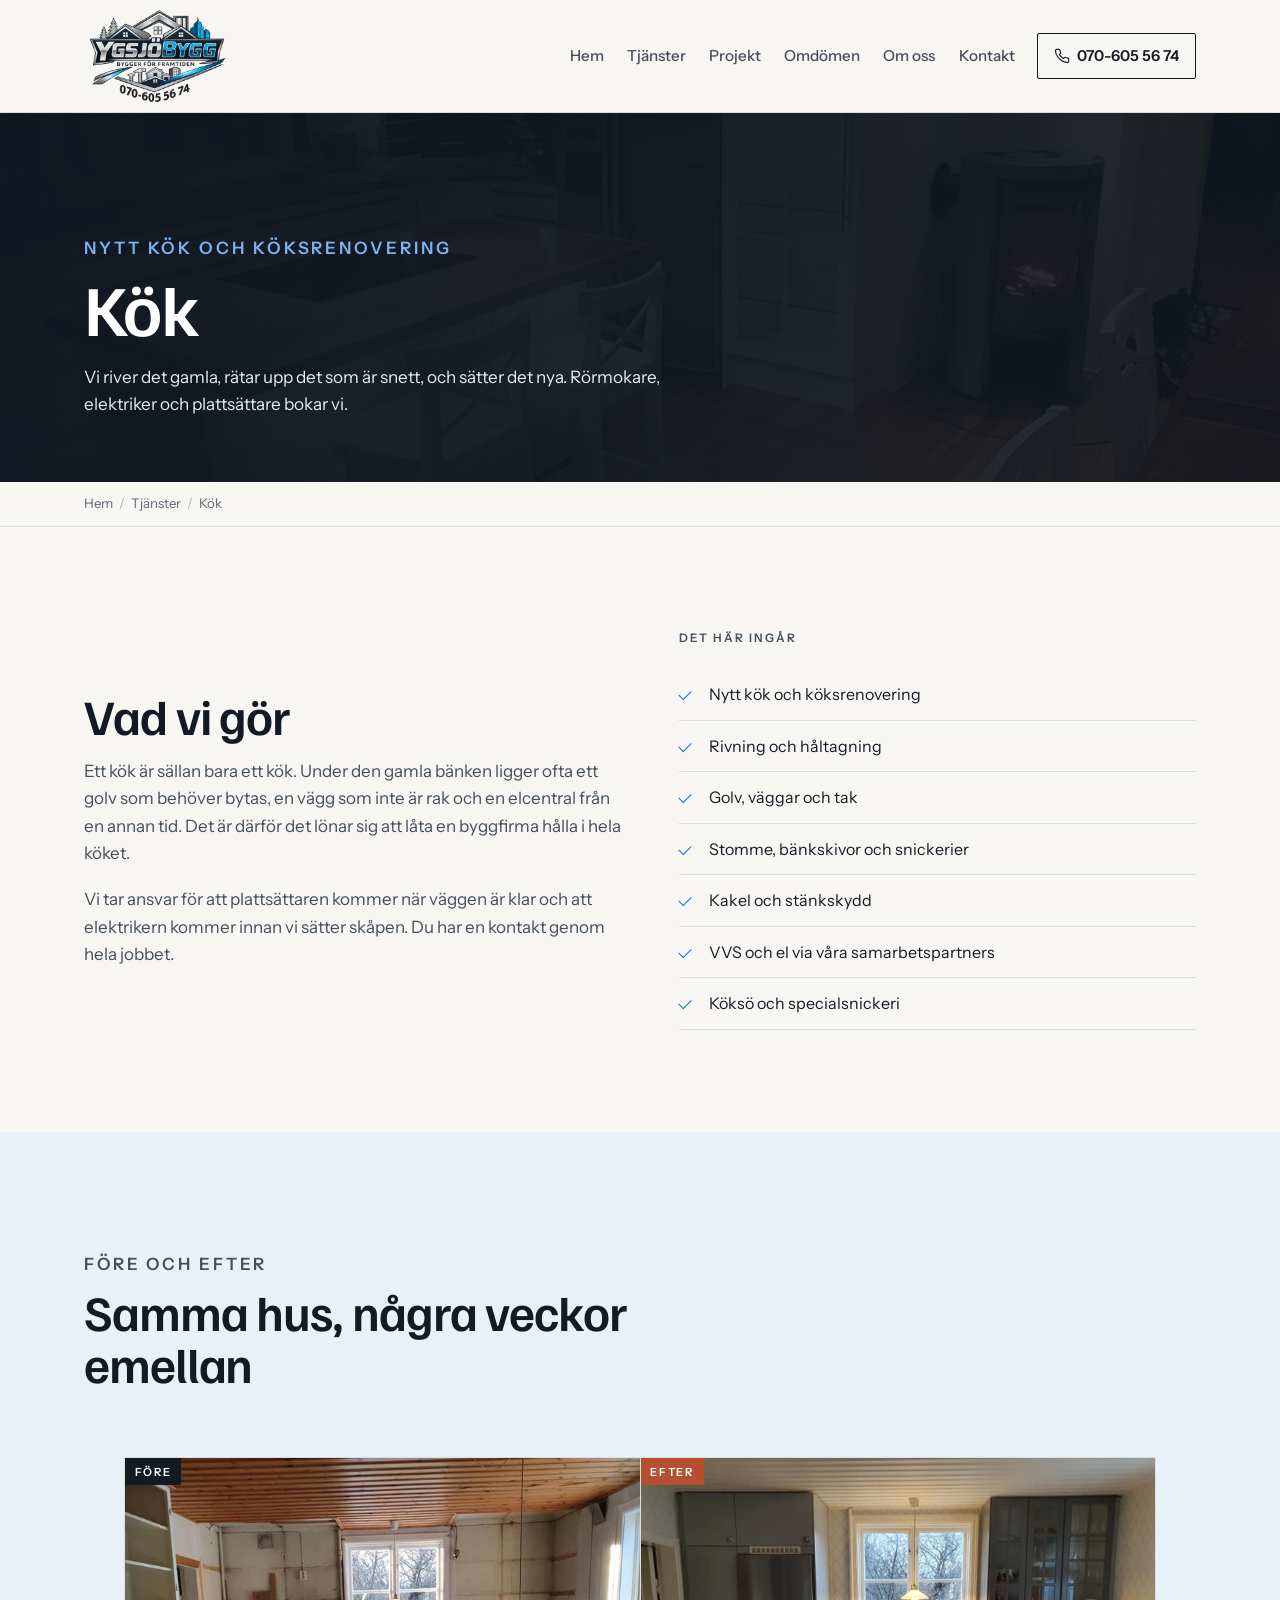
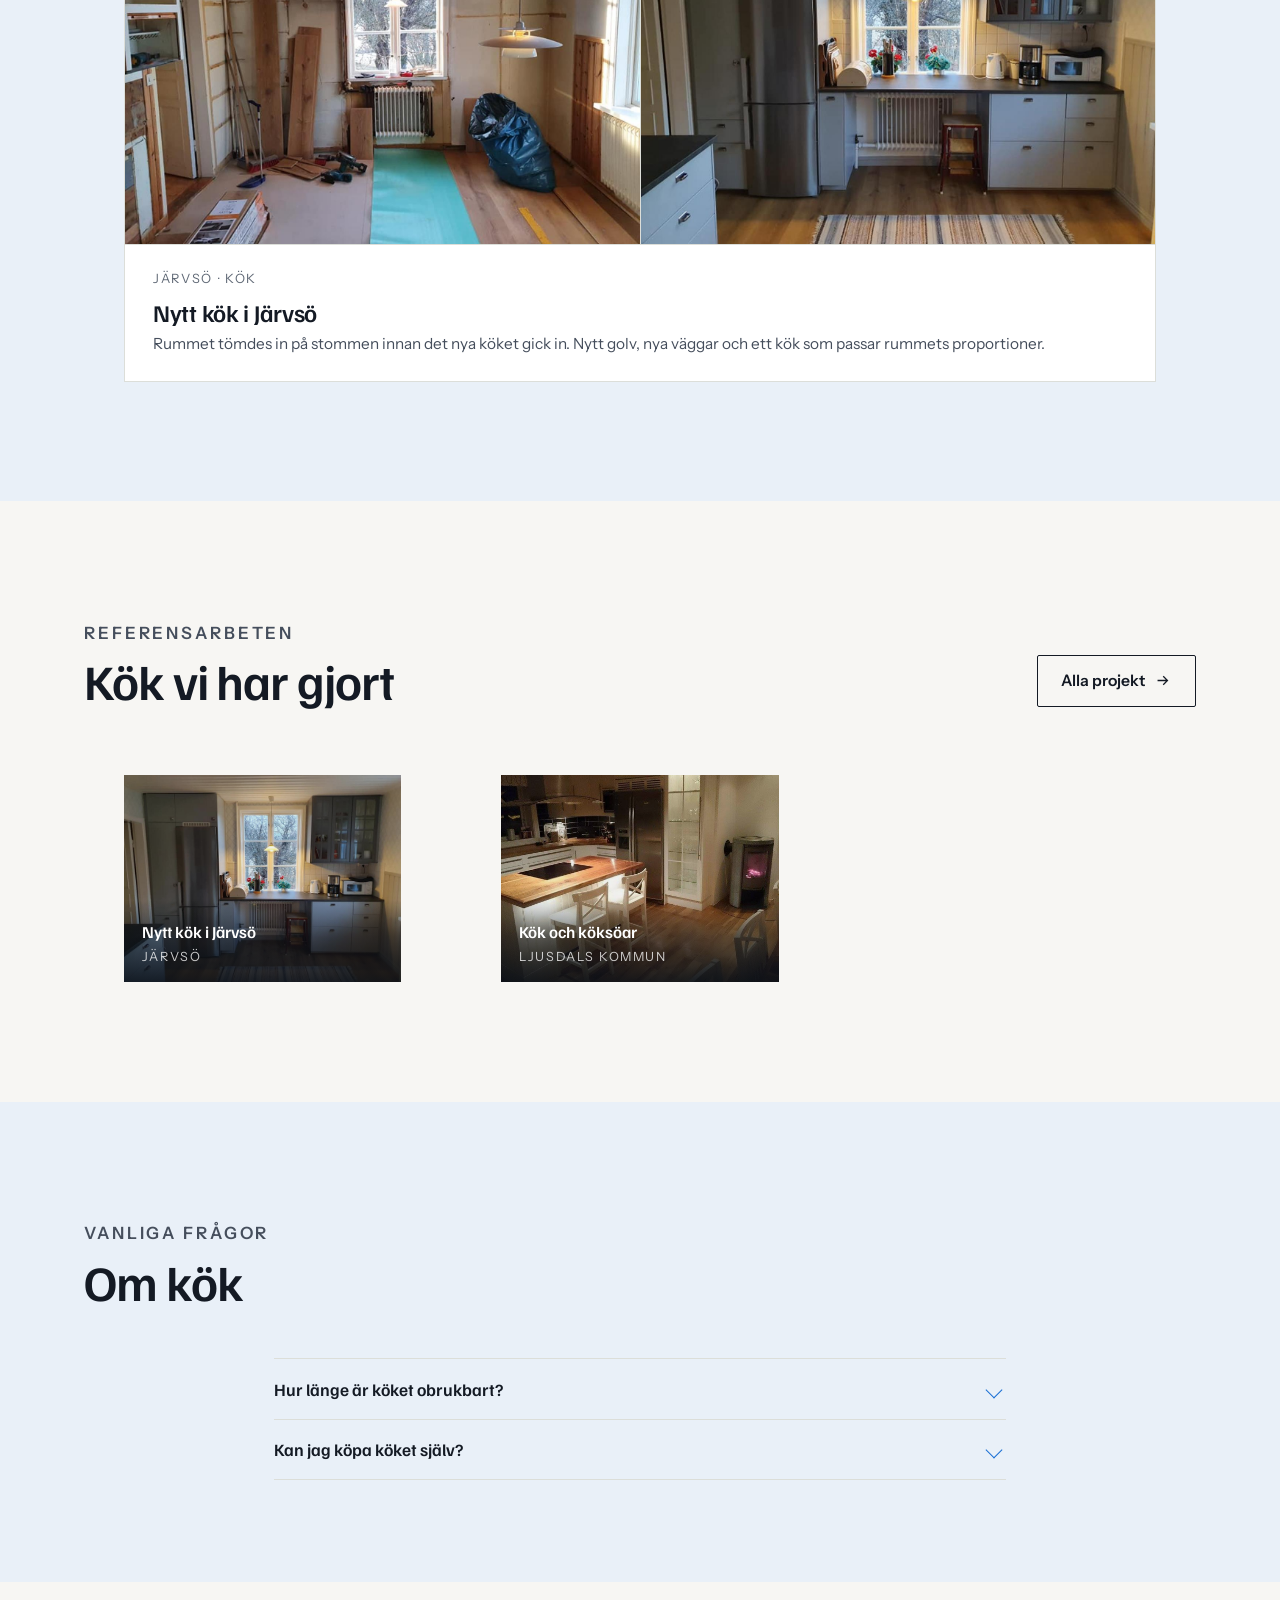
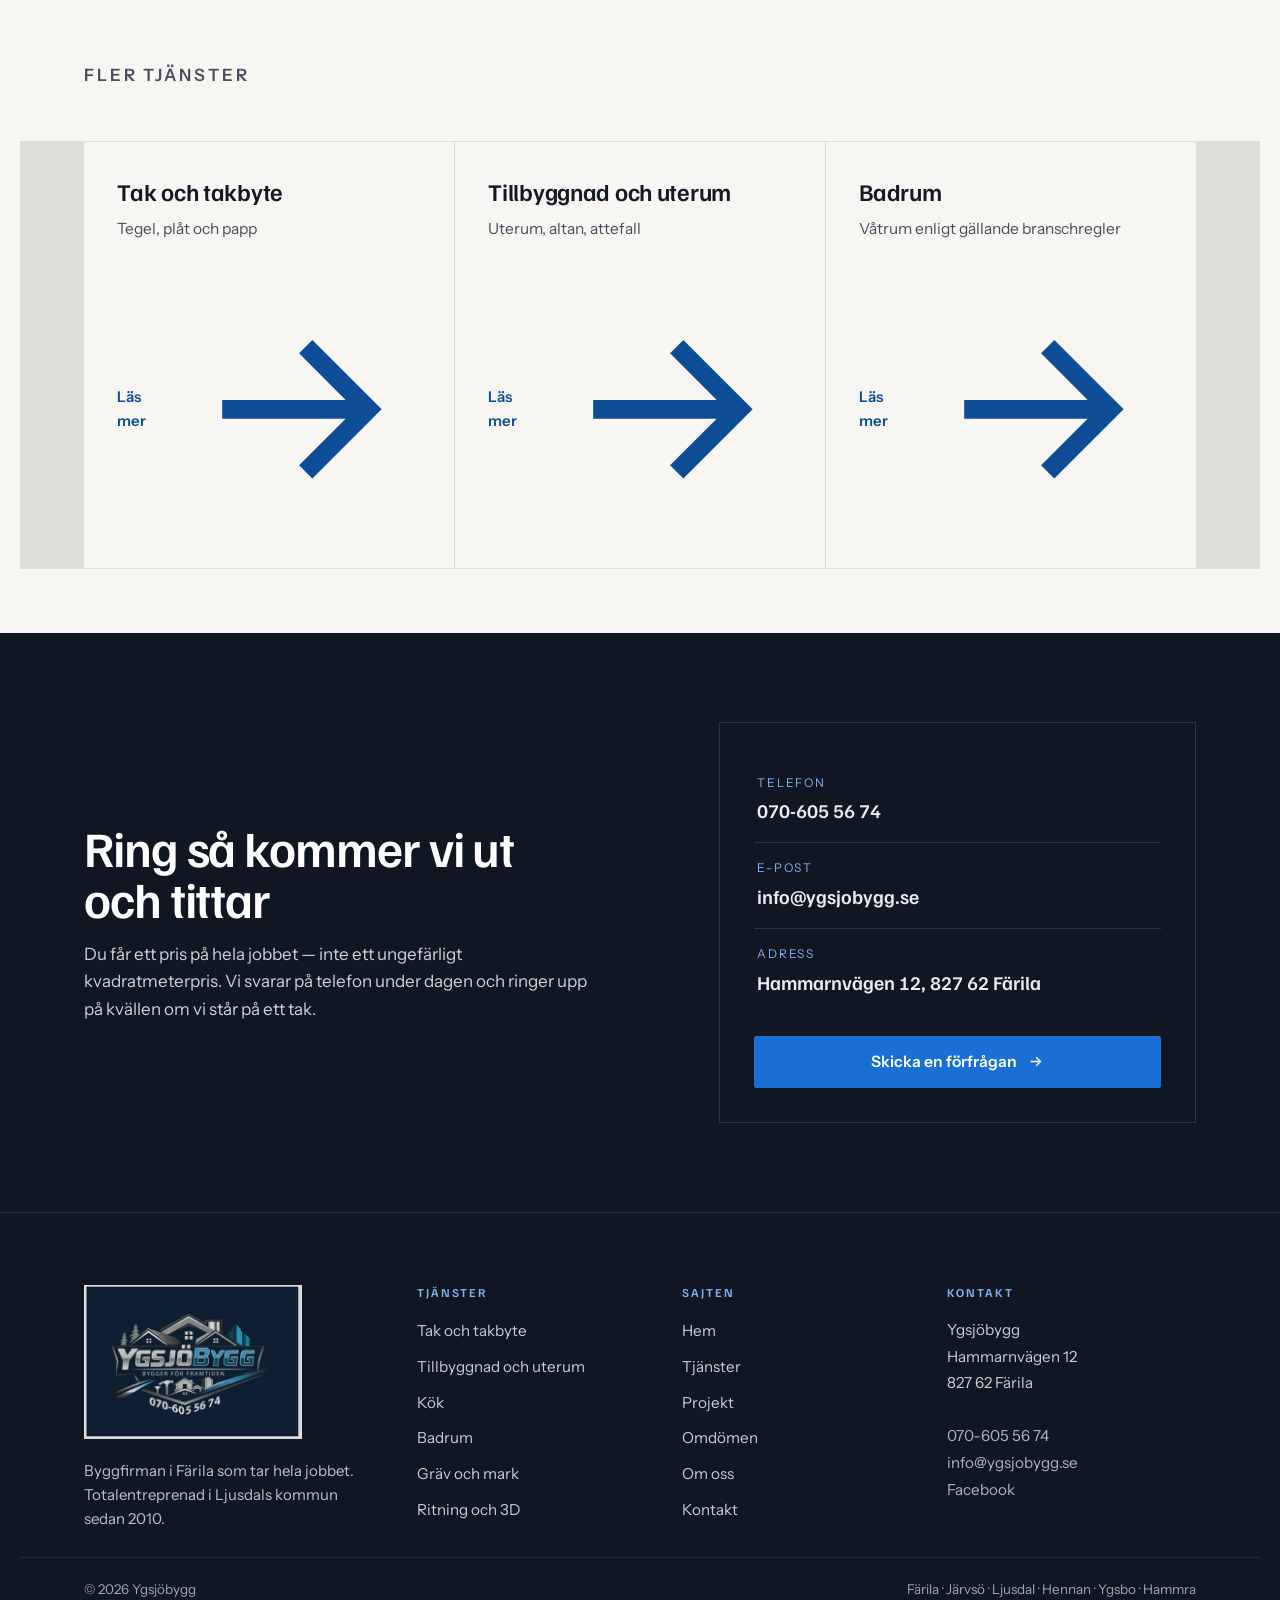
<file: kok.html>
<!doctype html>
<html lang="sv">
<head>
<meta charset="utf-8">
<meta name="viewport" content="width=device-width,initial-scale=1,viewport-fit=cover">
<title>Kök i Ljusdals kommun | Ygsjöbygg</title>
<meta name="description" content="Nytt kök och köksrenovering i Färila, Järvsö och Ljusdal. Vi river, bygger och bokar rörmokare, elektriker och plattsättare. Ring 070-605 56 74.">
<meta name="keywords" content="kök Ljusdal, kök Färila, kök Järvsö, byggfirma Hälsingland">
<meta name="robots" content="index,follow,max-image-preview:large,max-snippet:-1,max-video-preview:-1">
<link rel="canonical" href="https://ygsjobygg.se/kok">
<meta name="theme-color" content="#101722">
<meta name="geo.region" content="SE-X">
<meta name="geo.placename" content="Färila, Ljusdals kommun">
<meta property="og:type" content="website">
<meta property="og:locale" content="sv_SE">
<meta property="og:site_name" content="Ygsjöbygg">
<meta property="og:title" content="Kök i Ljusdals kommun | Ygsjöbygg">
<meta property="og:description" content="Nytt kök och köksrenovering i Färila, Järvsö och Ljusdal. Vi river, bygger och bokar rörmokare, elektriker och plattsättare. Ring 070-605 56 74.">
<meta property="og:url" content="https://ygsjobygg.se/kok">
<meta property="og:image" content="https://ygsjobygg.se/media/kok-svenols.jpg">
<meta name="twitter:card" content="summary_large_image">
<meta name="twitter:title" content="Kök i Ljusdals kommun | Ygsjöbygg">
<meta name="twitter:description" content="Nytt kök och köksrenovering i Färila, Järvsö och Ljusdal. Vi river, bygger och bokar rörmokare, elektriker och plattsättare. Ring 070-605 56 74.">
<meta name="twitter:image" content="https://ygsjobygg.se/media/kok-svenols.jpg">
<link rel="icon" href="media/ygsjobygg-logo-2026.png" type="image/png">
<link rel="preconnect" href="https://fonts.googleapis.com">
<link rel="preconnect" href="https://fonts.gstatic.com" crossorigin>
<link href="https://fonts.googleapis.com/css2?family=Familjen+Grotesk:wght@400;500;600;700&family=Instrument+Sans:wght@400;500;600&display=swap" rel="stylesheet">

<style>
/* DESIGN — Ygsjöbygg, Färila
   FÖR VEM: husägare i Ljusdals kommun (Färila, Järvsö, Ljusdal, Hennan, Ygsbo, Hammra)
   med ett timmerhus eller en villa från 1900-talet som behöver nytt tak, badrum, kök,
   uterum eller dränering. De vill inte vara projektledare på sin egen semester.
   FÖRSTA TVÅ SEKUNDERNA: en riktig firma som står på ett tak i Hälsingland i oktober.
   Lugn, konkret, lokal. Inte en byrå.
   DIAGNOS AV GAMLA SAJTEN: tre bra referenstexter begravda under en WordPress-mall,
   ingen projektsida, inga bilder på 60+ färdiga jobb, ingen struktur för Google.
   FÄRG: --blue pixelplockad ur deras egen logotyp (Ygsjobygg_Social_Profil, den rena
   versionen). --tegel plockat ur drönarbilden på taket de själva lagt på Borrvägen
   (#C06048 i originalet, nedtonat till #B4502F för kontrast). Ingen beige.
   TYPSNITT: Familjen Grotesk till rubriker (svensk grotesk med egen karaktär i g och y
   — passar ett företag som heter Ygsjöbygg) och Instrument Sans till brödtext.
   MOTIV: "läkten" — en 1 px linje med korta vertikala streck med jämna mellanrum,
   som läkt på ett tak. Återkommer som sektionsavdelare, under rubriker och som ram
   runt före/efter-paren.
   RÖRELSE: reveal = translate + fade, 700 ms, ease-out. Hover = bild 1.03 + understrykning.
   Ingen animation på h1, telefonnummer eller pris. prefers-reduced-motion stänger av
   allt och pausar videon.
   KUNDOMDÖMEN: publicerade Google-omdömen hämtade från Kundernas.se 2026-11-04.
   MEDVETET BORTVALT:
   priser (de offererar per projekt), kort-med-skugga, ikonrutor, numrerade steg.
   KONTRAST (uträknad före CSS): ink/paper 16.15 · ink-2 7.78 · mute 5.22 · blue 4.55
   · blue-deep 7.79 · tegel 4.71 · on-night/night 15.17 · blue-night 8.23
*/

:root{
  --ink:#141A24; --ink-2:#454E5C; --mute:#5F6875;
  --blue:#1A6FD4; --blue-deep:#0E4C96; --blue-night:#7FB3F0;
  --tegel:#B4502F; --tegel-night:#C8714F;
  --paper:#F7F6F3; --sky:#E9F0F8; --white:#FFFFFF;
  --night:#101722; --on-night:#E8ECF2;
  --line:#DCDED9; --line-night:#2A3444;
  --ease:cubic-bezier(.22,.61,.36,1);
  --pad:clamp(20px,5vw,72px);
  --maxw:1240px;
}

*{box-sizing:border-box}
html{-webkit-text-size-adjust:100%;scroll-behavior:smooth}
@media(prefers-reduced-motion:reduce){html{scroll-behavior:auto}}
body{
  margin:0;background:var(--paper);color:var(--ink);
  font-family:"Instrument Sans",system-ui,-apple-system,"Segoe UI",sans-serif;
  font-size:17px;line-height:1.62;-webkit-font-smoothing:antialiased;
  overflow-x:hidden;
}
img{max-width:100%;height:auto;display:block}
a{color:inherit}
h1,h2,h3,h4{font-family:"Familjen Grotesk","Instrument Sans",sans-serif;
  font-weight:600;line-height:1.04;letter-spacing:-.022em;margin:0}
h1{font-size:clamp(2.4rem,6.2vw,4.5rem)}
h2{font-size:clamp(1.85rem,4vw,3.1rem)}
h3{font-size:clamp(1.18rem,1.9vw,1.5rem);line-height:1.18;letter-spacing:-.012em}
h4{font-size:1.02rem;line-height:1.3;letter-spacing:0}
p{margin:0 0 1.1em}
p:last-child{margin-bottom:0}
em{font-style:normal;color:var(--tegel)}
.wrap{max-width:var(--maxw);margin:0 auto;padding-left:var(--pad);padding-right:var(--pad)}
[id]{scroll-margin-top:96px}
.sr{position:absolute;width:1px;height:1px;overflow:hidden;clip:rect(0 0 0 0);white-space:nowrap}

/* ——— MOTIVET: läkten ——— */
.lakt{position:relative;height:11px;margin:0}
.lakt::before{content:"";position:absolute;left:0;right:0;bottom:0;height:1px;background:currentColor;opacity:.75}
.lakt::after{content:"";position:absolute;inset:0;
  background-image:repeating-linear-gradient(90deg,currentColor 0 1px,transparent 1px 15px);opacity:.26}

/* ——— Etiketter ——— */
.lbl{font-size:.735rem;letter-spacing:.17em;text-transform:uppercase;font-weight:600;
  color:var(--mute);margin:0 0 .5rem}
.lbl-b{color:var(--blue-deep)}

/* ——— Knappar ——— */
.btn{display:inline-flex;align-items:center;gap:.6em;min-height:48px;padding:.78em 1.5em;
  background:var(--blue);color:#fff;text-decoration:none;font-weight:600;font-size:.98rem;
  border:1px solid var(--blue);border-radius:2px;transition:background .25s var(--ease),border-color .25s var(--ease)}
.btn:hover{background:var(--blue-deep);border-color:var(--blue-deep)}
.btn-2{background:transparent;color:var(--ink);border-color:var(--ink)}
.btn-2:hover{background:var(--ink);border-color:var(--ink);color:#fff}
.btn-l{background:transparent;color:#fff;border-color:rgba(255,255,255,.62)}
.btn-l:hover{background:#fff;color:var(--ink);border-color:#fff}
.btn svg{width:17px;height:17px;flex:none}

/* ——— Navigation ——— */
.nav{position:sticky;top:0;z-index:60;background:var(--paper);border-bottom:1px solid var(--line)}
.nav-in{max-width:var(--maxw);margin:0 auto;padding:.7rem var(--pad);
  display:flex;align-items:center;gap:1.4rem}
.nav-menu{display:flex;align-items:center;gap:1.4rem;margin-left:auto}
.mark{display:flex;align-items:center;margin-right:auto;text-decoration:none;min-height:46px}
.mark img{width:clamp(136px,14vw,172px)}
.nav-links{display:flex;align-items:center;gap:1.45rem;list-style:none;margin:0;padding:0}
.nav-links a{text-decoration:none;font-size:.95rem;font-weight:500;color:var(--ink-2);
  padding:.45rem 0;position:relative;transition:color .22s var(--ease)}
.nav-links a::after{content:"";position:absolute;left:0;right:100%;bottom:.1rem;height:1.5px;
  background:var(--blue);transition:right .3s var(--ease)}
.nav-links a:hover,.nav-links a[aria-current]{color:var(--ink)}
.nav-links a:hover::after,.nav-links a[aria-current]::after{right:0}
.nav-tel{display:inline-flex;align-items:center;gap:.5em;min-height:46px;padding:.45em 1.05em;
  border:1px solid var(--ink);border-radius:2px;text-decoration:none;font-weight:600;font-size:.94rem;
  transition:background .25s var(--ease),color .25s var(--ease)}
.nav-tel:hover{background:var(--ink);color:#fff}
.burger{display:none;align-items:center;justify-content:center;width:46px;height:46px;
  background:none;border:1px solid var(--line);border-radius:2px;cursor:pointer;padding:0}
.burger span{display:block;width:19px;height:1.5px;background:var(--ink);position:relative}
.burger span::before,.burger span::after{content:"";position:absolute;left:0;width:19px;height:1.5px;background:var(--ink)}
.burger span::before{top:-6px}.burger span::after{top:6px}
@media(max-width:980px){
  .nav-menu{display:none}
  .burger{display:flex;margin-left:auto}
  .nav.open .nav-menu{display:flex;position:absolute;top:100%;left:0;right:0;flex-direction:column;
    align-items:stretch;gap:0;margin:0;background:var(--paper);
    border-bottom:1px solid var(--line);padding:.2rem var(--pad) 1.2rem;
    box-shadow:0 18px 30px -24px rgba(16,23,34,.5)}
  .nav.open .nav-links{flex-direction:column;align-items:stretch;gap:0;width:100%}
  .nav.open .nav-links a{padding:.9rem 0;border-bottom:1px solid var(--line);font-size:1.06rem}
  .nav.open .nav-links a::after{display:none}
  .nav.open .nav-tel{margin-top:1rem;justify-content:center;background:var(--blue);
    color:#fff;border-color:var(--blue)}
}

/* ——— HERO med video ——— */
.hero{position:relative;min-height:clamp(560px,86svh,860px);display:grid;grid-template-rows:1fr auto;
  background:var(--night);color:#fff;overflow:hidden;isolation:isolate}
.hero video,.hero .poster{position:absolute;inset:0;width:100%;height:100%;object-fit:cover;z-index:0}
.hero::after{content:"";position:absolute;inset:0;z-index:1;pointer-events:none;
  background:
   linear-gradient(180deg,rgba(10,16,24,.52) 0%,rgba(10,16,24,.12) 26%,rgba(10,16,24,.34) 48%,
     rgba(10,16,24,.86) 68%,rgba(10,16,24,.94) 100%),
   linear-gradient(90deg,rgba(10,16,24,.5) 0%,rgba(10,16,24,.12) 52%,rgba(10,16,24,0) 100%)}
.hero-copy{position:relative;z-index:2;align-self:end;max-width:var(--maxw);width:100%;margin:0 auto;
  padding:0 var(--pad) clamp(28px,4vh,48px)}
.hero-copy .lbl{color:rgba(255,255,255,.82)}
.hero-copy .lakt{color:#fff;max-width:230px;margin-bottom:1.3rem}
.hero h1{max-width:17ch;text-shadow:0 1px 26px rgba(8,13,20,.5)}
.hero h1 em{color:#fff;opacity:.72}
.hero-sub{max-width:52ch;margin:1.15rem 0 1.7rem;font-size:clamp(1.02rem,1.5vw,1.17rem);
  color:rgba(255,255,255,.93);text-shadow:0 1px 18px rgba(8,13,20,.55)}
.hero-cta{display:flex;flex-wrap:wrap;gap:.7rem}
.hero-foot{position:relative;z-index:2;border-top:1px solid rgba(255,255,255,.2);
  background:rgba(10,16,24,.5);backdrop-filter:blur(2px)}
.hero-foot ul{max-width:var(--maxw);margin:0 auto;padding:0 var(--pad);list-style:none;
  display:grid;grid-template-columns:repeat(4,1fr)}
.hero-foot li{padding:.95rem 1.1rem .95rem 0;font-size:.9rem;color:rgba(255,255,255,.9);
  display:flex;align-items:baseline;gap:.55em}
.hero-foot b{font-family:"Familjen Grotesk",sans-serif;font-size:1.3rem;font-weight:600;color:#fff}
@media(max-width:860px){
  .hero{min-height:clamp(520px,84svh,760px)}
  .hero-foot ul{grid-template-columns:1fr 1fr}
  .hero-foot li:nth-child(-n+2){border-bottom:1px solid rgba(255,255,255,.16)}
}
@media(max-width:430px){.hero h1{font-size:2.25rem}}

/* ——— Sidhuvud på undersidor ——— */
.phead{background:var(--night);color:var(--on-night);position:relative;overflow:hidden}
.phead-in{max-width:var(--maxw);margin:0 auto;padding:clamp(56px,9vw,104px) var(--pad) clamp(40px,6vw,64px)}
.phead .lbl{color:var(--blue-night)}
.phead h1{max-width:19ch;color:#fff}
.phead p{max-width:58ch;margin-top:1.1rem;color:var(--on-night);font-size:1.07rem}
.phead .lakt{color:#fff;max-width:200px;margin-bottom:1.2rem}
.phead-img{position:absolute;inset:0;z-index:0;opacity:.3}
.phead-img img{width:100%;height:100%;object-fit:cover}
.phead-in{position:relative;z-index:2}
.phead.has-img::after{content:"";position:absolute;inset:0;z-index:1;
  background:linear-gradient(90deg,rgba(16,23,34,.96) 0%,rgba(16,23,34,.78) 55%,rgba(16,23,34,.5) 100%)}

/* ——— Brödsmulor ——— */
.crumbs{border-bottom:1px solid var(--line);background:var(--paper)}
.crumbs ol{max-width:var(--maxw);margin:0 auto;padding:.7rem var(--pad);list-style:none;
  display:flex;flex-wrap:wrap;gap:.45em;font-size:.83rem;color:var(--mute)}
.crumbs a{color:var(--mute);text-decoration:none}
.crumbs a:hover{color:var(--ink);text-decoration:underline}
.crumbs li+li::before{content:"/";margin-right:.45em;opacity:.5}

/* ——— Sektioner ——— */
.sec{padding:clamp(56px,8vw,112px) 0}
.sec-sky{background:var(--sky)}
.sec-night{background:var(--night);color:var(--on-night)}
.sec-night h2,.sec-night h3{color:#fff}
.sec-night .lbl{color:var(--blue-night)}
.sec-night .lakt{color:#fff}
.sec-tight{padding:clamp(40px,5vw,64px) 0}
.shead{max-width:var(--maxw);margin:0 auto;padding:0 var(--pad);margin-bottom:clamp(32px,4vw,56px)}
.shead .lakt{max-width:170px;margin-bottom:1.1rem;color:var(--ink)}
.shead h2{max-width:20ch}
.shead p{max-width:60ch;margin-top:1rem;color:var(--ink-2);font-size:1.06rem}
.shead-row{display:flex;flex-wrap:wrap;gap:2rem;align-items:flex-end;justify-content:space-between}
.shead-row>div:first-child{flex:1 1 420px}

/* ——— Flush rutnät: tjänster (delade kantlinjer, inga kort) ——— */
.grid-flush{max-width:var(--maxw);margin:0 auto;padding:0 var(--pad);
  display:grid;grid-template-columns:repeat(3,1fr);gap:1px;background:var(--line);
  border:1px solid var(--line);border-left:0;border-right:0}
.grid-flush.g2{grid-template-columns:repeat(2,1fr)}
.cell{background:var(--paper);padding:clamp(22px,2.6vw,34px);display:flex;flex-direction:column;gap:.7rem;
  text-decoration:none;color:inherit;position:relative;transition:background .3s var(--ease)}
.sec-sky .cell{background:var(--sky)}
a.cell:hover{background:var(--white)}
.cell .num{font-size:.74rem;letter-spacing:.14em;color:var(--blue-deep);font-weight:600}
.cell h3{margin-top:.1rem}
.cell p{color:var(--ink-2);font-size:.97rem}
.cell .go{margin-top:auto;padding-top:.9rem;font-weight:600;font-size:.93rem;color:var(--blue-deep);
  display:inline-flex;align-items:center;gap:.45em}
a.cell:hover .go span{text-decoration:underline}
.cell-img{display:block;margin:0 calc(-1*clamp(22px,2.6vw,34px)) clamp(4px,1vw,10px);overflow:hidden;
  margin-top:calc(-1*clamp(22px,2.6vw,34px));aspect-ratio:16/10}
.cell-img img{width:100%;height:100%;object-fit:cover;transition:transform .7s var(--ease)}
a.cell:hover .cell-img img{transform:scale(1.035)}
@media(max-width:900px){.grid-flush{grid-template-columns:repeat(2,1fr)}}
@media(max-width:600px){.grid-flush,.grid-flush.g2{grid-template-columns:1fr}}
.grid-flush.g2>.cell:last-child:nth-child(odd){grid-column:1/-1}
@media(max-width:600px){.grid-flush.g2>.cell:last-child:nth-child(odd){grid-column:auto}}

/* ——— Siffror / fakta ——— */
.facts{max-width:var(--maxw);margin:0 auto;padding:0 var(--pad);
  display:grid;grid-template-columns:repeat(4,1fr);gap:1px;background:var(--line);
  border-block:1px solid var(--line)}
.facts div{background:var(--paper);padding:clamp(20px,2.4vw,30px)}
.sec-sky .facts div{background:var(--sky)}
.facts b{display:block;font-family:"Familjen Grotesk",sans-serif;font-weight:600;
  font-size:clamp(1.9rem,3.4vw,2.7rem);line-height:1;letter-spacing:-.02em}
.facts span{display:block;margin-top:.5rem;font-size:.89rem;color:var(--mute)}
@media(max-width:760px){.facts{grid-template-columns:1fr 1fr}}

/* ——— Före / efter-par ——— */
.ba{border:1px solid var(--line);background:var(--white);overflow:hidden}
.sec-night .ba{border-color:var(--line-night);background:#16202E}
.ba-pair{display:grid;grid-template-columns:1fr 1fr;gap:1px;background:var(--line)}
.sec-night .ba-pair{background:var(--line-night)}
.ba-half{position:relative;background:var(--white)}
.ba-half img{width:100%;aspect-ratio:4/3;object-fit:cover}
.ba-tag{position:absolute;top:0;left:0;background:var(--ink);color:#fff;
  font-size:.7rem;letter-spacing:.16em;text-transform:uppercase;font-weight:600;padding:.4em .85em}
.ba-half.after .ba-tag{background:var(--tegel)}
.ba-cap{padding:clamp(16px,2vw,24px) clamp(18px,2.2vw,28px);border-top:1px solid var(--line)}
.sec-night .ba-cap{border-color:var(--line-night)}
.ba-cap h3{margin-bottom:.35rem}
.ba-cap p{color:var(--ink-2);font-size:.96rem;margin:0}
.sec-night .ba-cap p{color:var(--on-night);opacity:.85}
.ba-cap .where{font-size:.8rem;letter-spacing:.13em;text-transform:uppercase;color:var(--mute);margin-bottom:.5rem}
.ba-pair.c1{grid-template-columns:1fr}
.ba-pair.c2{grid-template-columns:1fr 1fr}
.ba-pair.c3{grid-template-columns:1fr 1fr 1fr}
@media(max-width:700px){.ba-pair.c3{grid-template-columns:1fr 1fr}}
@media(max-width:560px){.ba-pair,.ba-pair.c2,.ba-pair.c3{grid-template-columns:1fr}}

/* ——— Projektgalleri ——— */
.pg{max-width:var(--maxw);margin:0 auto;padding:0 var(--pad);
  display:grid;grid-template-columns:repeat(3,1fr);gap:clamp(14px,1.6vw,22px)}
@media(max-width:900px){.pg{grid-template-columns:repeat(2,1fr)}}
@media(max-width:520px){.pg{grid-template-columns:1fr}}
.pc{position:relative;overflow:hidden;background:var(--ink);display:block;text-decoration:none;color:#fff}
.pc img{width:100%;aspect-ratio:4/3;object-fit:cover;transition:transform .8s var(--ease);opacity:.94}
.pc:hover img{transform:scale(1.04)}
.pc figcaption{position:absolute;left:0;right:0;bottom:0;padding:1.4rem 1.1rem .95rem;
  background:linear-gradient(0deg,rgba(10,16,24,.9),rgba(10,16,24,.55) 55%,transparent)}
.pc .t{font-family:"Familjen Grotesk",sans-serif;font-weight:600;font-size:1.04rem;line-height:1.2;display:block}
.pc .w{display:block;font-size:.79rem;letter-spacing:.13em;text-transform:uppercase;
  color:rgba(255,255,255,.78);margin-top:.3rem}
.pc.tall img{aspect-ratio:3/4}
.pc.wide{grid-column:span 2}
@media(max-width:520px){.pc.wide{grid-column:auto}}

/* ——— Filterknappar ——— */
.filters{max-width:var(--maxw);margin:0 auto;padding:0 var(--pad);display:flex;flex-wrap:wrap;gap:.5rem;
  margin-bottom:clamp(24px,3vw,36px)}
.filters button{min-height:42px;padding:.45em 1.05em;background:transparent;border:1px solid var(--line);
  border-radius:2px;font:inherit;font-size:.92rem;font-weight:500;color:var(--ink-2);cursor:pointer;
  transition:border-color .25s var(--ease),color .25s var(--ease),background .25s var(--ease)}
.filters button:hover{border-color:var(--ink);color:var(--ink)}
.filters button[aria-pressed="true"]{background:var(--ink);border-color:var(--ink);color:#fff}

/* ——— Text + bild ——— */
.split{max-width:var(--maxw);margin:0 auto;padding:0 var(--pad);
  display:grid;grid-template-columns:1.05fr 1fr;gap:clamp(28px,4vw,64px);align-items:center}
.split.rev>:first-child{order:2}
.split-media img{width:100%;aspect-ratio:4/3;object-fit:cover}
.split-media.tall img{aspect-ratio:3/4}
.split-txt h2{margin-bottom:1rem}
.split-txt .lakt{max-width:150px;margin-bottom:1.1rem;color:var(--ink)}
.sec-night .split-txt .lakt{color:#fff}
.split-txt p{color:var(--ink-2)}
.sec-night .split-txt p{color:var(--on-night);opacity:.88}
@media(max-width:860px){.split{grid-template-columns:1fr}.split.rev>:first-child{order:0}}

/* ——— Lista med bockar ——— */
.ticks{list-style:none;margin:1.4rem 0 0;padding:0;display:grid;gap:.1rem}
.ticks li{padding:.72rem 0 .72rem 1.9rem;border-bottom:1px solid var(--line);position:relative;font-size:1rem}
.sec-night .ticks li{border-color:var(--line-night)}
.ticks li::before{content:"";position:absolute;left:0;top:1.22rem;width:11px;height:6px;
  border-left:1.8px solid var(--blue);border-bottom:1.8px solid var(--blue);transform:rotate(-45deg)}
.sec-night .ticks li::before{border-color:var(--blue-night)}

/* ——— Process (verklig sekvens, därför numrerad) ——— */
.steps{max-width:var(--maxw);margin:0 auto;padding:0 var(--pad);
  display:grid;grid-template-columns:repeat(4,1fr);gap:1px;background:var(--line-night);
  border-block:1px solid var(--line-night)}
.steps div{background:var(--night);padding:clamp(22px,2.6vw,32px)}
.steps b{display:block;font-family:"Familjen Grotesk",sans-serif;font-size:.78rem;letter-spacing:.17em;
  color:var(--blue-night);margin-bottom:.8rem}
.steps h3{margin-bottom:.5rem}
.steps p{font-size:.95rem;color:var(--on-night);opacity:.84;margin:0}
@media(max-width:860px){.steps{grid-template-columns:1fr 1fr}}
@media(max-width:520px){.steps{grid-template-columns:1fr}}

/* ——— Vanliga frågor ——— */
.faq{max-width:860px;margin:0 auto;padding:0 var(--pad)}
.faq details{border-bottom:1px solid var(--line)}
.faq details:first-child{border-top:1px solid var(--line)}
.faq summary{list-style:none;cursor:pointer;padding:1.15rem 2.4rem 1.15rem 0;position:relative;
  font-family:"Familjen Grotesk",sans-serif;font-weight:600;font-size:1.08rem;line-height:1.3;min-height:48px}
.faq summary::-webkit-details-marker{display:none}
.faq summary::after{content:"";position:absolute;right:.4rem;top:1.55rem;width:11px;height:11px;
  border-right:1.8px solid var(--blue);border-bottom:1.8px solid var(--blue);
  transform:rotate(45deg);transition:transform .3s var(--ease)}
.faq details[open] summary::after{transform:rotate(-135deg);top:1.8rem}
.faq .ans{padding:0 2.4rem 1.3rem 0;color:var(--ink-2)}
.faq .ans p{margin-bottom:.8em}

/* ——— Kontaktband ——— */
.cta{background:var(--night);color:var(--on-night)}
.cta-in{max-width:var(--maxw);margin:0 auto;padding:clamp(52px,7vw,92px) var(--pad);
  display:grid;grid-template-columns:1.1fr .9fr;gap:clamp(28px,4vw,64px);align-items:center}
.cta h2{color:#fff;max-width:16ch}
.cta p{margin-top:1rem;max-width:46ch;opacity:.88}
.cta .lakt{color:#fff;max-width:160px;margin-bottom:1.1rem}
.cta-box{border:1px solid var(--line-night);padding:clamp(22px,3vw,34px)}
.cta-box dl{margin:0;display:grid;gap:1px;background:var(--line-night)}
.cta-box .row{background:var(--night);padding:.95rem .2rem}
.cta-box dt{font-size:.75rem;letter-spacing:.16em;text-transform:uppercase;color:var(--blue-night);margin-bottom:.2rem}
.cta-box dd{margin:0;font-family:"Familjen Grotesk",sans-serif;font-size:1.22rem;font-weight:600}
.cta-box dd a{text-decoration:none}
.cta-box dd a:hover{text-decoration:underline}
.cta-box .btn{margin-top:1.4rem;width:100%;justify-content:center}
@media(max-width:860px){.cta-in{grid-template-columns:1fr}}

/* ——— Formulär ——— */
.form{display:grid;gap:1rem;max-width:620px}
.form label{display:grid;gap:.38rem;font-size:.88rem;font-weight:600;color:var(--ink-2)}
.form input,.form textarea,.form select{font:inherit;font-size:1rem;padding:.75rem .9rem;min-height:48px;
  border:1px solid var(--line);border-radius:2px;background:var(--white);color:var(--ink);width:100%}
.form textarea{min-height:142px;resize:vertical}
.form input:focus,.form textarea:focus,.form select:focus{outline:2px solid var(--blue);outline-offset:1px;border-color:var(--blue)}
.form .two{display:grid;grid-template-columns:1fr 1fr;gap:1rem}
@media(max-width:560px){.form .two{grid-template-columns:1fr}}
.form .note{font-size:.85rem;color:var(--mute)}

/* ——— Team ——— */
.team{max-width:var(--maxw);margin:0 auto;padding:0 var(--pad);
  display:grid;grid-template-columns:repeat(3,1fr);gap:1px;background:var(--line);border-block:1px solid var(--line)}
.team div{background:var(--paper);padding:clamp(22px,2.6vw,34px)}
.team h3{margin-bottom:.3rem}
.team span{font-size:.88rem;letter-spacing:.13em;text-transform:uppercase;color:var(--blue-deep);font-weight:600}
@media(max-width:700px){.team{grid-template-columns:1fr}}

/* ——— Sidfot ——— */
.foot{background:var(--night);color:var(--on-night);border-top:1px solid var(--line-night)}
.foot-in{max-width:var(--maxw);margin:0 auto;padding:clamp(44px,6vw,72px) var(--pad) 1.6rem;
  display:grid;grid-template-columns:1.3fr 1fr 1fr 1.1fr;gap:clamp(24px,3vw,48px)}
.foot .mark img{width:168px}
.foot-bl p{margin-top:1.2rem;font-size:.94rem;opacity:.8;max-width:34ch}
.foot h4{color:#fff;font-size:.76rem;letter-spacing:.17em;text-transform:uppercase;margin-bottom:1rem;color:var(--blue-night)}
.foot ul{list-style:none;margin:0;padding:0;display:grid;gap:.52rem}
.foot a{text-decoration:none;font-size:.95rem;opacity:.86}
.foot a:hover{opacity:1;text-decoration:underline}
.foot address{font-style:normal;font-size:.95rem;opacity:.86;line-height:1.75}
.foot-bot{max-width:var(--maxw);margin:0 auto;padding:1.3rem var(--pad) 2rem;
  border-top:1px solid var(--line-night);display:flex;flex-wrap:wrap;gap:1rem;
  justify-content:space-between;font-size:.84rem;opacity:.68}
@media(max-width:900px){.foot-in{grid-template-columns:1fr 1fr}}
@media(max-width:560px){.foot-in{grid-template-columns:1fr}}

/* ——— Reveal ——— */
.rv{opacity:0;transform:translateY(22px);transition:opacity .7s var(--ease),transform .7s var(--ease)}
.rv.in{opacity:1;transform:none}
.rv:nth-child(2){transition-delay:.07s}
.rv:nth-child(3){transition-delay:.14s}
.rv:nth-child(4){transition-delay:.21s}
@media(prefers-reduced-motion:reduce){
  .rv{opacity:1;transform:none;transition:none}
  .pc img,.cell-img img{transition:none}
  .hero video{display:none}
}
</style>
<script type="application/ld+json">{"@context": "https://schema.org", "@type": "Service", "name": "Kök", "serviceType": "Kök", "description": "Vi river det gamla, rätar upp det som är snett, och sätter det nya. Rörmokare, elektriker och plattsättare bokar vi.", "provider": {"@id": "https://ygsjobygg.se/#org"}, "areaServed": {"@type": "AdministrativeArea", "name": "Ljusdals kommun"}, "url": "https://ygsjobygg.se/kok"}</script><script type="application/ld+json">{"@context": "https://schema.org", "@type": "FAQPage", "mainEntity": [{"@type": "Question", "name": "Hur länge är köket obrukbart?", "acceptedAnswer": {"@type": "Answer", "text": "Räkna med två till fyra veckor i ett normalt kök. Vi planerar jobbet så att vatten och el är borta så kort tid som möjligt."}}, {"@type": "Question", "name": "Kan jag köpa köket själv?", "acceptedAnswer": {"@type": "Answer", "text": "Absolut. Många köper stommarna själva och låter oss ta hand om rivning, förberedelser, montering och allt runtomkring."}}]}</script><script type="application/ld+json">{"@context": "https://schema.org", "@type": "BreadcrumbList", "itemListElement": [{"@type": "ListItem", "position": 1, "name": "Hem", "item": "https://ygsjobygg.se/index.html"}, {"@type": "ListItem", "position": 2, "name": "Tjänster", "item": "https://ygsjobygg.se/tjanster.html"}, {"@type": "ListItem", "position": 3, "name": "Kök"}]}</script>
<link rel="stylesheet" href="updates.css?v=20261104">
</head>
<body>
<a class="sr" href="#main">Hoppa till innehållet</a>
<header class="nav" id="nav">
<div class="nav-in">
<a class="mark" href="index.html" aria-label="Ygsjöbygg – till startsidan">
<img src="media/ygsjobygg-logo-transparent.png" alt="Ygsjöbygg" width="900" height="600"></a>
<div class="nav-menu">
<nav aria-label="Huvudmeny"><ul class="nav-links"><li><a href="index.html">Hem</a></li><li><a href="tjanster.html">Tjänster</a></li><li><a href="projekt.html">Projekt</a></li><li><a href="index.html#omdomen">Omdömen</a></li><li><a href="om-oss.html">Om oss</a></li><li><a href="kontakt.html">Kontakt</a></li></ul></nav>
<a class="nav-tel" href="tel:+46706055674"><svg viewBox="0 0 24 24" fill="none" stroke="currentColor" stroke-width="1.7" aria-hidden="true" style="width:16px;height:16px"><path d="M22 16.9v3a2 2 0 0 1-2.2 2 19.8 19.8 0 0 1-8.6-3.1 19.5 19.5 0 0 1-6-6A19.8 19.8 0 0 1 2.1 4.2 2 2 0 0 1 4.1 2h3a2 2 0 0 1 2 1.7c.1 1 .4 1.9.7 2.8a2 2 0 0 1-.5 2.1L8.1 9.9a16 16 0 0 0 6 6l1.3-1.3a2 2 0 0 1 2.1-.4c.9.3 1.8.6 2.8.7a2 2 0 0 1 1.7 2z"/></svg>070-605 56 74</a>
</div>
<button class="burger" type="button" aria-expanded="false" aria-controls="nav" aria-label="Meny"><span></span></button>
</div></header>
<main id="main">
<section class="phead has-img">
<div class="phead-img"><img src="media/kok-svenols.jpg" alt="Kök – Nytt kök och köksrenovering" width="1400" height="788" sizes="100vw" loading="eager" decoding="async"></div>
<div class="phead-in">
<p class="lbl">Nytt kök och köksrenovering</p>
<span class="lakt" aria-hidden="true"></span>
<h1>Kök</h1>
<p>Vi river det gamla, rätar upp det som är snett, och sätter det nya. Rörmokare, elektriker och plattsättare bokar vi.</p>
</div></section>
<nav class="crumbs" aria-label="Brödsmulor"><ol><li><a href="index.html">Hem</a></li><li><a href="tjanster.html">Tjänster</a></li><li>Kök</li></ol></nav>

<section class="sec">
<div class="split">
<div class="split-txt rv">
<span class="lakt" aria-hidden="true"></span>
<h2>Vad vi gör</h2>
<p>Ett kök är sällan bara ett kök. Under den gamla bänken ligger ofta ett golv som behöver bytas, en vägg som inte är rak och en elcentral från en annan tid. Det är därför det lönar sig att låta en byggfirma hålla i hela köket.</p><p>Vi tar ansvar för att plattsättaren kommer när väggen är klar och att elektrikern kommer innan vi sätter skåpen. Du har en kontakt genom hela jobbet.</p>
</div>
<div class="split-txt rv">
<p class="lbl lbl-b">Det här ingår</p>
<ul class="ticks"><li>Nytt kök och köksrenovering</li><li>Rivning och håltagning</li><li>Golv, väggar och tak</li><li>Stomme, bänkskivor och snickerier</li><li>Kakel och stänkskydd</li><li>VVS och el via våra samarbetspartners</li><li>Köksö och specialsnickeri</li></ul>
</div>
</div>
</section>

<section class="sec sec-sky">
<div class="shead rv"><span class="lakt" aria-hidden="true"></span>
<p class="lbl">Före och efter</p><h2>Samma hus, några veckor emellan</h2></div>
<div class="wrap" style="display:grid;gap:clamp(20px,3vw,34px)"><figure class="ba rv">
<div class="ba-pair">
<div class="ba-half"><span class="ba-tag">Före</span><img src="media/kok-jarvso-fore.jpg" alt="Nytt kök i Järvsö före arbetet, Järvsö" width="1400" height="1050" sizes="(max-width:560px) 100vw,50vw" loading="lazy" decoding="async"></div>
<div class="ba-half after"><span class="ba-tag">Efter</span><img src="media/kok-jarvso-efter.jpg" alt="Nytt kök i Järvsö efter arbetet, Järvsö" width="1400" height="1050" sizes="(max-width:560px) 100vw,50vw" loading="lazy" decoding="async"></div>
</div>
<figcaption class="ba-cap">
<p class="where">Järvsö · Kök</p>
<h3>Nytt kök i Järvsö</h3>
<p>Rummet tömdes in på stommen innan det nya köket gick in. Nytt golv, nya väggar och ett kök som passar rummets proportioner.</p>
</figcaption></figure></div>
</section>

<section class="sec">
<div class="shead rv"><span class="lakt" aria-hidden="true"></span>
<div class="shead-row">
<div><p class="lbl">Referensarbeten</p><h2>Kök vi har gjort</h2></div>
<p><a class="btn btn-2" href="projekt.html">Alla projekt <svg viewBox="0 0 24 24" fill="none" stroke="currentColor" stroke-width="1.8" aria-hidden="true"><path d="M5 12h14M13 6l6 6-6 6"/></svg></a></p>
</div></div>
<div class="pg"><figure class="pc rv">
<a href="projekt.html#kok-jarvso" aria-label="Nytt kök i Järvsö, Järvsö"><img src="media/kok-jarvso-efter.jpg" alt="Nytt kök i Järvsö, Järvsö" width="1400" height="1050" sizes="(max-width:520px) 100vw,(max-width:900px) 50vw,33vw" loading="lazy" decoding="async">
<figcaption><span class="t">Nytt kök i Järvsö</span><span class="w">Järvsö</span></figcaption></a></figure><figure class="pc rv">
<a href="projekt.html#kok-flera" aria-label="Kök och köksöar, Ljusdals kommun"><img src="media/kok-svenols.jpg" alt="Kök och köksöar, Ljusdals kommun" width="1400" height="788" sizes="(max-width:520px) 100vw,(max-width:900px) 50vw,33vw" loading="lazy" decoding="async">
<figcaption><span class="t">Kök och köksöar</span><span class="w">Ljusdals kommun</span></figcaption></a></figure></div>
</section>

<section class="sec sec-sky">
<div class="shead rv"><span class="lakt" aria-hidden="true"></span>
<p class="lbl">Vanliga frågor</p><h2>Om kök</h2></div>
<div class="faq"><details class="rv"><summary>Hur länge är köket obrukbart?</summary><div class="ans"><p>Räkna med två till fyra veckor i ett normalt kök. Vi planerar jobbet så att vatten och el är borta så kort tid som möjligt.</p></div></details><details class="rv"><summary>Kan jag köpa köket själv?</summary><div class="ans"><p>Absolut. Många köper stommarna själva och låter oss ta hand om rivning, förberedelser, montering och allt runtomkring.</p></div></details></div>
</section>

<section class="sec sec-tight">
<div class="shead rv"><span class="lakt" aria-hidden="true"></span><p class="lbl">Fler tjänster</p></div>
<div class="grid-flush"><a class="cell rv" href="tak.html"><h3>Tak och takbyte</h3><p>Tegel, plåt och papp</p><span class="go"><span>Läs mer</span><svg viewBox="0 0 24 24" fill="none" stroke="currentColor" stroke-width="1.8" aria-hidden="true"><path d="M5 12h14M13 6l6 6-6 6"/></svg></span></a><a class="cell rv" href="tillbyggnad.html"><h3>Tillbyggnad och uterum</h3><p>Uterum, altan, attefall</p><span class="go"><span>Läs mer</span><svg viewBox="0 0 24 24" fill="none" stroke="currentColor" stroke-width="1.8" aria-hidden="true"><path d="M5 12h14M13 6l6 6-6 6"/></svg></span></a><a class="cell rv" href="badrum.html"><h3>Badrum</h3><p>Våtrum enligt gällande branschregler</p><span class="go"><span>Läs mer</span><svg viewBox="0 0 24 24" fill="none" stroke="currentColor" stroke-width="1.8" aria-hidden="true"><path d="M5 12h14M13 6l6 6-6 6"/></svg></span></a></div>
</section>

<section class="cta">
<div class="cta-in">
<div class="rv">
<span class="lakt" aria-hidden="true"></span>
<h2>Ring så kommer vi ut och tittar</h2>
<p>Du får ett pris på hela jobbet — inte ett ungefärligt kvadratmeterpris. Vi svarar på telefon under dagen och ringer upp på kvällen om vi står på ett tak.</p>
</div>
<div class="cta-box rv">
<dl>
<div class="row"><dt>Telefon</dt><dd><a href="tel:+46706055674">070-605 56 74</a></dd></div>
<div class="row"><dt>E-post</dt><dd><a href="mailto:info@ygsjobygg.se">info@ygsjobygg.se</a></dd></div>
<div class="row"><dt>Adress</dt><dd>Hammarnvägen 12, 827 62 Färila</dd></div>
</dl>
<a class="btn" href="kontakt.html">Skicka en förfrågan <svg viewBox="0 0 24 24" fill="none" stroke="currentColor" stroke-width="1.8" aria-hidden="true"><path d="M5 12h14M13 6l6 6-6 6"/></svg></a>
</div>
</div></section>
</main>
<footer class="foot">
<div class="foot-in">
<div class="foot-bl">
<a class="mark" href="index.html"><img src="media/ygsjobygg-logo-2026.png" alt="Ygsjöbygg" width="900" height="637"></a>
<p>Byggfirman i Färila som tar hela jobbet. Totalentreprenad i Ljusdals kommun sedan 2010.</p>
</div>
<div><h4>Tjänster</h4><ul><li><a href="tak.html">Tak och takbyte</a></li><li><a href="tillbyggnad.html">Tillbyggnad och uterum</a></li><li><a href="kok.html">Kök</a></li><li><a href="badrum.html">Badrum</a></li><li><a href="grav.html">Gräv och mark</a></li><li><a href="ritning.html">Ritning och 3D</a></li></ul></div>
<div><h4>Sajten</h4><ul><li><a href="index.html">Hem</a></li><li><a href="tjanster.html">Tjänster</a></li><li><a href="projekt.html">Projekt</a></li><li><a href="index.html#omdomen">Omdömen</a></li><li><a href="om-oss.html">Om oss</a></li><li><a href="kontakt.html">Kontakt</a></li></ul></div>
<div><h4>Kontakt</h4>
<address>
Ygsjöbygg<br>Hammarnvägen 12<br>827 62 Färila<br><br>
<a href="tel:+46706055674">070-605 56 74</a><br>
<a href="mailto:info@ygsjobygg.se">info@ygsjobygg.se</a><br>
<a href="https://www.facebook.com/ygsjobygg" rel="noopener">Facebook</a>
</address></div>
</div>
<div class="foot-bot">
<span>&copy; 2026 Ygsjöbygg</span>
<span>Färila · Järvsö · Ljusdal · Hennan · Ygsbo · Hammra</span>
</div></footer>
<script>
(function(){
  var red = window.matchMedia("(prefers-reduced-motion: reduce)").matches;
  var nav = document.getElementById("nav");
  var b = nav.querySelector(".burger");
  b.addEventListener("click", function(){
    var o = nav.classList.toggle("open");
    b.setAttribute("aria-expanded", o ? "true" : "false");
  });
  if (!red && "IntersectionObserver" in window) {
    var io = new IntersectionObserver(function(es){
      es.forEach(function(e){ if(e.isIntersecting){ e.target.classList.add("in"); io.unobserve(e.target);} });
    }, {rootMargin:"0px 0px -8% 0px", threshold:0.08});
    document.querySelectorAll(".rv").forEach(function(el){ io.observe(el); });
  } else {
    document.querySelectorAll(".rv").forEach(function(el){ el.classList.add("in"); });
  }
  var v = document.querySelector(".hero video");
  if (v) {
    if (red) { v.pause(); v.removeAttribute("autoplay"); }
    else { var p = v.play(); if (p && p.catch) p.catch(function(){}); }
  }
  var f = document.querySelector(".filters");
  if (f) {
    f.addEventListener("click", function(e){
      var btn = e.target.closest("button"); if(!btn) return;
      var k = btn.dataset.k;
      f.querySelectorAll("button").forEach(function(x){ x.setAttribute("aria-pressed", x===btn?"true":"false"); });
      document.querySelectorAll("[data-kat]").forEach(function(el){
        el.hidden = !(k === "alla" || el.dataset.kat === k);
      });
    });
  }
})();
</script>
</body>
</html>
</file>
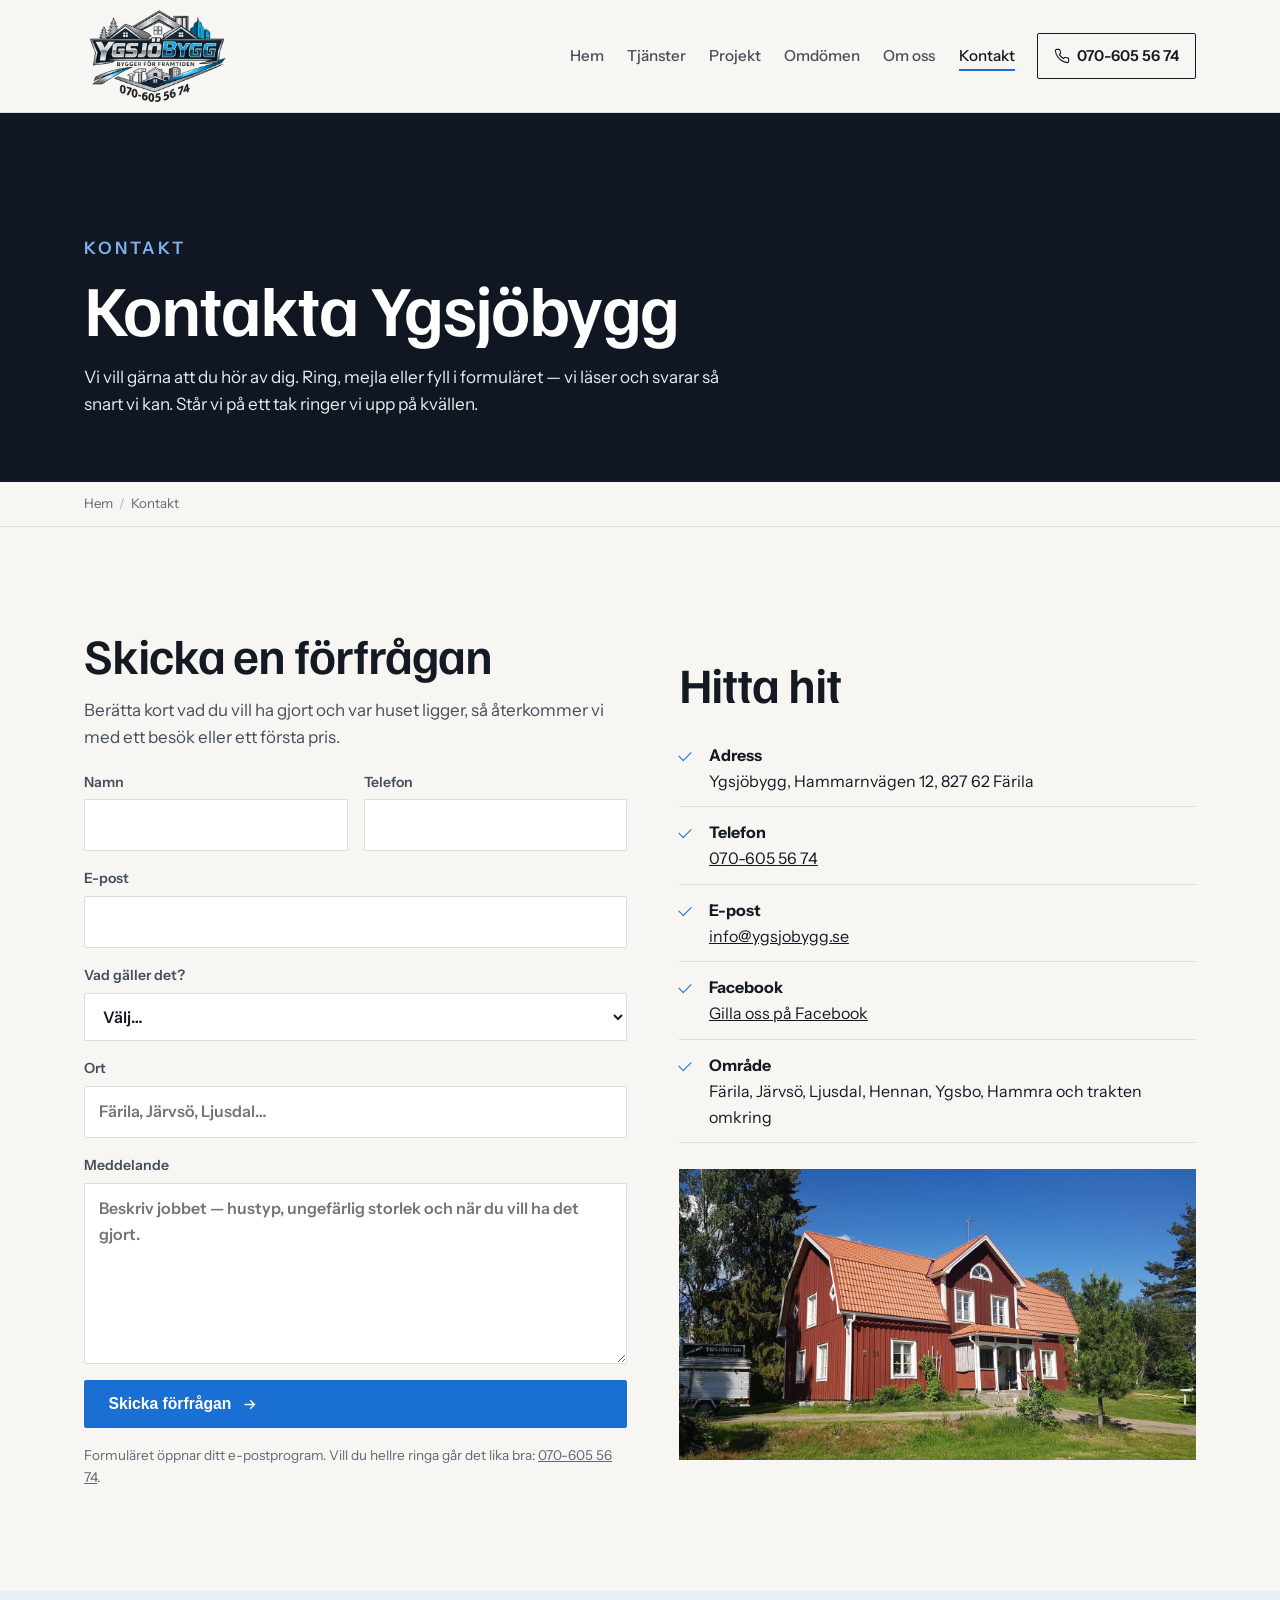
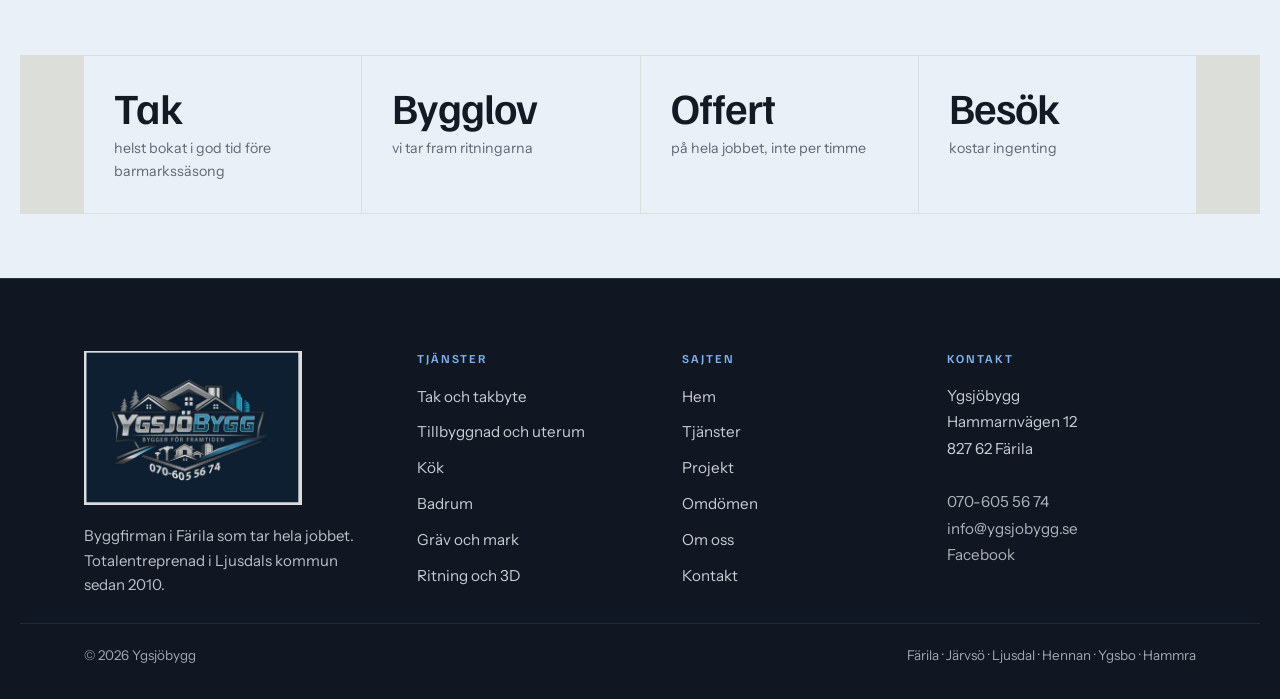
<file: kontakt.html>
<!doctype html>
<html lang="sv">
<head>
<meta charset="utf-8">
<meta name="viewport" content="width=device-width,initial-scale=1,viewport-fit=cover">
<title>Kontakt – Ygsjöbygg i Färila | 070-605 56 74</title>
<meta name="description" content="Ring 070-605 56 74 eller mejla info@ygsjobygg.se. Ygsjöbygg, Hammarnvägen 12, 827 62 Färila. Vi bygger i Färila, Järvsö, Ljusdal, Hennan, Ygsbo och Hammra.">
<meta name="keywords" content="kontakt byggfirma Färila, Ygsjöbygg telefon, byggare Ljusdal kontakt">
<meta name="robots" content="index,follow,max-image-preview:large,max-snippet:-1,max-video-preview:-1">
<link rel="canonical" href="https://ygsjobygg.se/kontakt">
<meta name="theme-color" content="#101722">
<meta name="geo.region" content="SE-X">
<meta name="geo.placename" content="Färila, Ljusdals kommun">
<meta property="og:type" content="website">
<meta property="og:locale" content="sv_SE">
<meta property="og:site_name" content="Ygsjöbygg">
<meta property="og:title" content="Kontakt – Ygsjöbygg i Färila | 070-605 56 74">
<meta property="og:description" content="Ring 070-605 56 74 eller mejla info@ygsjobygg.se. Ygsjöbygg, Hammarnvägen 12, 827 62 Färila. Vi bygger i Färila, Järvsö, Ljusdal, Hennan, Ygsbo och Hammra.">
<meta property="og:url" content="https://ygsjobygg.se/kontakt">
<meta property="og:image" content="https://ygsjobygg.se/media/tegelbyte-villa-efter.jpg">
<meta name="twitter:card" content="summary_large_image">
<meta name="twitter:title" content="Kontakt – Ygsjöbygg i Färila | 070-605 56 74">
<meta name="twitter:description" content="Ring 070-605 56 74 eller mejla info@ygsjobygg.se. Ygsjöbygg, Hammarnvägen 12, 827 62 Färila. Vi bygger i Färila, Järvsö, Ljusdal, Hennan, Ygsbo och Hammra.">
<meta name="twitter:image" content="https://ygsjobygg.se/media/tegelbyte-villa-efter.jpg">
<link rel="icon" href="media/ygsjobygg-logo-2026.png" type="image/png">
<link rel="preconnect" href="https://fonts.googleapis.com">
<link rel="preconnect" href="https://fonts.gstatic.com" crossorigin>
<link href="https://fonts.googleapis.com/css2?family=Familjen+Grotesk:wght@400;500;600;700&family=Instrument+Sans:wght@400;500;600&display=swap" rel="stylesheet">

<style>
/* DESIGN — Ygsjöbygg, Färila
   FÖR VEM: husägare i Ljusdals kommun (Färila, Järvsö, Ljusdal, Hennan, Ygsbo, Hammra)
   med ett timmerhus eller en villa från 1900-talet som behöver nytt tak, badrum, kök,
   uterum eller dränering. De vill inte vara projektledare på sin egen semester.
   FÖRSTA TVÅ SEKUNDERNA: en riktig firma som står på ett tak i Hälsingland i oktober.
   Lugn, konkret, lokal. Inte en byrå.
   DIAGNOS AV GAMLA SAJTEN: tre bra referenstexter begravda under en WordPress-mall,
   ingen projektsida, inga bilder på 60+ färdiga jobb, ingen struktur för Google.
   FÄRG: --blue pixelplockad ur deras egen logotyp (Ygsjobygg_Social_Profil, den rena
   versionen). --tegel plockat ur drönarbilden på taket de själva lagt på Borrvägen
   (#C06048 i originalet, nedtonat till #B4502F för kontrast). Ingen beige.
   TYPSNITT: Familjen Grotesk till rubriker (svensk grotesk med egen karaktär i g och y
   — passar ett företag som heter Ygsjöbygg) och Instrument Sans till brödtext.
   MOTIV: "läkten" — en 1 px linje med korta vertikala streck med jämna mellanrum,
   som läkt på ett tak. Återkommer som sektionsavdelare, under rubriker och som ram
   runt före/efter-paren.
   RÖRELSE: reveal = translate + fade, 700 ms, ease-out. Hover = bild 1.03 + understrykning.
   Ingen animation på h1, telefonnummer eller pris. prefers-reduced-motion stänger av
   allt och pausar videon.
   KUNDOMDÖMEN: publicerade Google-omdömen hämtade från Kundernas.se 2026-11-04.
   MEDVETET BORTVALT:
   priser (de offererar per projekt), kort-med-skugga, ikonrutor, numrerade steg.
   KONTRAST (uträknad före CSS): ink/paper 16.15 · ink-2 7.78 · mute 5.22 · blue 4.55
   · blue-deep 7.79 · tegel 4.71 · on-night/night 15.17 · blue-night 8.23
*/

:root{
  --ink:#141A24; --ink-2:#454E5C; --mute:#5F6875;
  --blue:#1A6FD4; --blue-deep:#0E4C96; --blue-night:#7FB3F0;
  --tegel:#B4502F; --tegel-night:#C8714F;
  --paper:#F7F6F3; --sky:#E9F0F8; --white:#FFFFFF;
  --night:#101722; --on-night:#E8ECF2;
  --line:#DCDED9; --line-night:#2A3444;
  --ease:cubic-bezier(.22,.61,.36,1);
  --pad:clamp(20px,5vw,72px);
  --maxw:1240px;
}

*{box-sizing:border-box}
html{-webkit-text-size-adjust:100%;scroll-behavior:smooth}
@media(prefers-reduced-motion:reduce){html{scroll-behavior:auto}}
body{
  margin:0;background:var(--paper);color:var(--ink);
  font-family:"Instrument Sans",system-ui,-apple-system,"Segoe UI",sans-serif;
  font-size:17px;line-height:1.62;-webkit-font-smoothing:antialiased;
  overflow-x:hidden;
}
img{max-width:100%;height:auto;display:block}
a{color:inherit}
h1,h2,h3,h4{font-family:"Familjen Grotesk","Instrument Sans",sans-serif;
  font-weight:600;line-height:1.04;letter-spacing:-.022em;margin:0}
h1{font-size:clamp(2.4rem,6.2vw,4.5rem)}
h2{font-size:clamp(1.85rem,4vw,3.1rem)}
h3{font-size:clamp(1.18rem,1.9vw,1.5rem);line-height:1.18;letter-spacing:-.012em}
h4{font-size:1.02rem;line-height:1.3;letter-spacing:0}
p{margin:0 0 1.1em}
p:last-child{margin-bottom:0}
em{font-style:normal;color:var(--tegel)}
.wrap{max-width:var(--maxw);margin:0 auto;padding-left:var(--pad);padding-right:var(--pad)}
[id]{scroll-margin-top:96px}
.sr{position:absolute;width:1px;height:1px;overflow:hidden;clip:rect(0 0 0 0);white-space:nowrap}

/* ——— MOTIVET: läkten ——— */
.lakt{position:relative;height:11px;margin:0}
.lakt::before{content:"";position:absolute;left:0;right:0;bottom:0;height:1px;background:currentColor;opacity:.75}
.lakt::after{content:"";position:absolute;inset:0;
  background-image:repeating-linear-gradient(90deg,currentColor 0 1px,transparent 1px 15px);opacity:.26}

/* ——— Etiketter ——— */
.lbl{font-size:.735rem;letter-spacing:.17em;text-transform:uppercase;font-weight:600;
  color:var(--mute);margin:0 0 .5rem}
.lbl-b{color:var(--blue-deep)}

/* ——— Knappar ——— */
.btn{display:inline-flex;align-items:center;gap:.6em;min-height:48px;padding:.78em 1.5em;
  background:var(--blue);color:#fff;text-decoration:none;font-weight:600;font-size:.98rem;
  border:1px solid var(--blue);border-radius:2px;transition:background .25s var(--ease),border-color .25s var(--ease)}
.btn:hover{background:var(--blue-deep);border-color:var(--blue-deep)}
.btn-2{background:transparent;color:var(--ink);border-color:var(--ink)}
.btn-2:hover{background:var(--ink);border-color:var(--ink);color:#fff}
.btn-l{background:transparent;color:#fff;border-color:rgba(255,255,255,.62)}
.btn-l:hover{background:#fff;color:var(--ink);border-color:#fff}
.btn svg{width:17px;height:17px;flex:none}

/* ——— Navigation ——— */
.nav{position:sticky;top:0;z-index:60;background:var(--paper);border-bottom:1px solid var(--line)}
.nav-in{max-width:var(--maxw);margin:0 auto;padding:.7rem var(--pad);
  display:flex;align-items:center;gap:1.4rem}
.nav-menu{display:flex;align-items:center;gap:1.4rem;margin-left:auto}
.mark{display:flex;align-items:center;margin-right:auto;text-decoration:none;min-height:46px}
.mark img{width:clamp(136px,14vw,172px)}
.nav-links{display:flex;align-items:center;gap:1.45rem;list-style:none;margin:0;padding:0}
.nav-links a{text-decoration:none;font-size:.95rem;font-weight:500;color:var(--ink-2);
  padding:.45rem 0;position:relative;transition:color .22s var(--ease)}
.nav-links a::after{content:"";position:absolute;left:0;right:100%;bottom:.1rem;height:1.5px;
  background:var(--blue);transition:right .3s var(--ease)}
.nav-links a:hover,.nav-links a[aria-current]{color:var(--ink)}
.nav-links a:hover::after,.nav-links a[aria-current]::after{right:0}
.nav-tel{display:inline-flex;align-items:center;gap:.5em;min-height:46px;padding:.45em 1.05em;
  border:1px solid var(--ink);border-radius:2px;text-decoration:none;font-weight:600;font-size:.94rem;
  transition:background .25s var(--ease),color .25s var(--ease)}
.nav-tel:hover{background:var(--ink);color:#fff}
.burger{display:none;align-items:center;justify-content:center;width:46px;height:46px;
  background:none;border:1px solid var(--line);border-radius:2px;cursor:pointer;padding:0}
.burger span{display:block;width:19px;height:1.5px;background:var(--ink);position:relative}
.burger span::before,.burger span::after{content:"";position:absolute;left:0;width:19px;height:1.5px;background:var(--ink)}
.burger span::before{top:-6px}.burger span::after{top:6px}
@media(max-width:980px){
  .nav-menu{display:none}
  .burger{display:flex;margin-left:auto}
  .nav.open .nav-menu{display:flex;position:absolute;top:100%;left:0;right:0;flex-direction:column;
    align-items:stretch;gap:0;margin:0;background:var(--paper);
    border-bottom:1px solid var(--line);padding:.2rem var(--pad) 1.2rem;
    box-shadow:0 18px 30px -24px rgba(16,23,34,.5)}
  .nav.open .nav-links{flex-direction:column;align-items:stretch;gap:0;width:100%}
  .nav.open .nav-links a{padding:.9rem 0;border-bottom:1px solid var(--line);font-size:1.06rem}
  .nav.open .nav-links a::after{display:none}
  .nav.open .nav-tel{margin-top:1rem;justify-content:center;background:var(--blue);
    color:#fff;border-color:var(--blue)}
}

/* ——— HERO med video ——— */
.hero{position:relative;min-height:clamp(560px,86svh,860px);display:grid;grid-template-rows:1fr auto;
  background:var(--night);color:#fff;overflow:hidden;isolation:isolate}
.hero video,.hero .poster{position:absolute;inset:0;width:100%;height:100%;object-fit:cover;z-index:0}
.hero::after{content:"";position:absolute;inset:0;z-index:1;pointer-events:none;
  background:
   linear-gradient(180deg,rgba(10,16,24,.52) 0%,rgba(10,16,24,.12) 26%,rgba(10,16,24,.34) 48%,
     rgba(10,16,24,.86) 68%,rgba(10,16,24,.94) 100%),
   linear-gradient(90deg,rgba(10,16,24,.5) 0%,rgba(10,16,24,.12) 52%,rgba(10,16,24,0) 100%)}
.hero-copy{position:relative;z-index:2;align-self:end;max-width:var(--maxw);width:100%;margin:0 auto;
  padding:0 var(--pad) clamp(28px,4vh,48px)}
.hero-copy .lbl{color:rgba(255,255,255,.82)}
.hero-copy .lakt{color:#fff;max-width:230px;margin-bottom:1.3rem}
.hero h1{max-width:17ch;text-shadow:0 1px 26px rgba(8,13,20,.5)}
.hero h1 em{color:#fff;opacity:.72}
.hero-sub{max-width:52ch;margin:1.15rem 0 1.7rem;font-size:clamp(1.02rem,1.5vw,1.17rem);
  color:rgba(255,255,255,.93);text-shadow:0 1px 18px rgba(8,13,20,.55)}
.hero-cta{display:flex;flex-wrap:wrap;gap:.7rem}
.hero-foot{position:relative;z-index:2;border-top:1px solid rgba(255,255,255,.2);
  background:rgba(10,16,24,.5);backdrop-filter:blur(2px)}
.hero-foot ul{max-width:var(--maxw);margin:0 auto;padding:0 var(--pad);list-style:none;
  display:grid;grid-template-columns:repeat(4,1fr)}
.hero-foot li{padding:.95rem 1.1rem .95rem 0;font-size:.9rem;color:rgba(255,255,255,.9);
  display:flex;align-items:baseline;gap:.55em}
.hero-foot b{font-family:"Familjen Grotesk",sans-serif;font-size:1.3rem;font-weight:600;color:#fff}
@media(max-width:860px){
  .hero{min-height:clamp(520px,84svh,760px)}
  .hero-foot ul{grid-template-columns:1fr 1fr}
  .hero-foot li:nth-child(-n+2){border-bottom:1px solid rgba(255,255,255,.16)}
}
@media(max-width:430px){.hero h1{font-size:2.25rem}}

/* ——— Sidhuvud på undersidor ——— */
.phead{background:var(--night);color:var(--on-night);position:relative;overflow:hidden}
.phead-in{max-width:var(--maxw);margin:0 auto;padding:clamp(56px,9vw,104px) var(--pad) clamp(40px,6vw,64px)}
.phead .lbl{color:var(--blue-night)}
.phead h1{max-width:19ch;color:#fff}
.phead p{max-width:58ch;margin-top:1.1rem;color:var(--on-night);font-size:1.07rem}
.phead .lakt{color:#fff;max-width:200px;margin-bottom:1.2rem}
.phead-img{position:absolute;inset:0;z-index:0;opacity:.3}
.phead-img img{width:100%;height:100%;object-fit:cover}
.phead-in{position:relative;z-index:2}
.phead.has-img::after{content:"";position:absolute;inset:0;z-index:1;
  background:linear-gradient(90deg,rgba(16,23,34,.96) 0%,rgba(16,23,34,.78) 55%,rgba(16,23,34,.5) 100%)}

/* ——— Brödsmulor ——— */
.crumbs{border-bottom:1px solid var(--line);background:var(--paper)}
.crumbs ol{max-width:var(--maxw);margin:0 auto;padding:.7rem var(--pad);list-style:none;
  display:flex;flex-wrap:wrap;gap:.45em;font-size:.83rem;color:var(--mute)}
.crumbs a{color:var(--mute);text-decoration:none}
.crumbs a:hover{color:var(--ink);text-decoration:underline}
.crumbs li+li::before{content:"/";margin-right:.45em;opacity:.5}

/* ——— Sektioner ——— */
.sec{padding:clamp(56px,8vw,112px) 0}
.sec-sky{background:var(--sky)}
.sec-night{background:var(--night);color:var(--on-night)}
.sec-night h2,.sec-night h3{color:#fff}
.sec-night .lbl{color:var(--blue-night)}
.sec-night .lakt{color:#fff}
.sec-tight{padding:clamp(40px,5vw,64px) 0}
.shead{max-width:var(--maxw);margin:0 auto;padding:0 var(--pad);margin-bottom:clamp(32px,4vw,56px)}
.shead .lakt{max-width:170px;margin-bottom:1.1rem;color:var(--ink)}
.shead h2{max-width:20ch}
.shead p{max-width:60ch;margin-top:1rem;color:var(--ink-2);font-size:1.06rem}
.shead-row{display:flex;flex-wrap:wrap;gap:2rem;align-items:flex-end;justify-content:space-between}
.shead-row>div:first-child{flex:1 1 420px}

/* ——— Flush rutnät: tjänster (delade kantlinjer, inga kort) ——— */
.grid-flush{max-width:var(--maxw);margin:0 auto;padding:0 var(--pad);
  display:grid;grid-template-columns:repeat(3,1fr);gap:1px;background:var(--line);
  border:1px solid var(--line);border-left:0;border-right:0}
.grid-flush.g2{grid-template-columns:repeat(2,1fr)}
.cell{background:var(--paper);padding:clamp(22px,2.6vw,34px);display:flex;flex-direction:column;gap:.7rem;
  text-decoration:none;color:inherit;position:relative;transition:background .3s var(--ease)}
.sec-sky .cell{background:var(--sky)}
a.cell:hover{background:var(--white)}
.cell .num{font-size:.74rem;letter-spacing:.14em;color:var(--blue-deep);font-weight:600}
.cell h3{margin-top:.1rem}
.cell p{color:var(--ink-2);font-size:.97rem}
.cell .go{margin-top:auto;padding-top:.9rem;font-weight:600;font-size:.93rem;color:var(--blue-deep);
  display:inline-flex;align-items:center;gap:.45em}
a.cell:hover .go span{text-decoration:underline}
.cell-img{display:block;margin:0 calc(-1*clamp(22px,2.6vw,34px)) clamp(4px,1vw,10px);overflow:hidden;
  margin-top:calc(-1*clamp(22px,2.6vw,34px));aspect-ratio:16/10}
.cell-img img{width:100%;height:100%;object-fit:cover;transition:transform .7s var(--ease)}
a.cell:hover .cell-img img{transform:scale(1.035)}
@media(max-width:900px){.grid-flush{grid-template-columns:repeat(2,1fr)}}
@media(max-width:600px){.grid-flush,.grid-flush.g2{grid-template-columns:1fr}}
.grid-flush.g2>.cell:last-child:nth-child(odd){grid-column:1/-1}
@media(max-width:600px){.grid-flush.g2>.cell:last-child:nth-child(odd){grid-column:auto}}

/* ——— Siffror / fakta ——— */
.facts{max-width:var(--maxw);margin:0 auto;padding:0 var(--pad);
  display:grid;grid-template-columns:repeat(4,1fr);gap:1px;background:var(--line);
  border-block:1px solid var(--line)}
.facts div{background:var(--paper);padding:clamp(20px,2.4vw,30px)}
.sec-sky .facts div{background:var(--sky)}
.facts b{display:block;font-family:"Familjen Grotesk",sans-serif;font-weight:600;
  font-size:clamp(1.9rem,3.4vw,2.7rem);line-height:1;letter-spacing:-.02em}
.facts span{display:block;margin-top:.5rem;font-size:.89rem;color:var(--mute)}
@media(max-width:760px){.facts{grid-template-columns:1fr 1fr}}

/* ——— Före / efter-par ——— */
.ba{border:1px solid var(--line);background:var(--white);overflow:hidden}
.sec-night .ba{border-color:var(--line-night);background:#16202E}
.ba-pair{display:grid;grid-template-columns:1fr 1fr;gap:1px;background:var(--line)}
.sec-night .ba-pair{background:var(--line-night)}
.ba-half{position:relative;background:var(--white)}
.ba-half img{width:100%;aspect-ratio:4/3;object-fit:cover}
.ba-tag{position:absolute;top:0;left:0;background:var(--ink);color:#fff;
  font-size:.7rem;letter-spacing:.16em;text-transform:uppercase;font-weight:600;padding:.4em .85em}
.ba-half.after .ba-tag{background:var(--tegel)}
.ba-cap{padding:clamp(16px,2vw,24px) clamp(18px,2.2vw,28px);border-top:1px solid var(--line)}
.sec-night .ba-cap{border-color:var(--line-night)}
.ba-cap h3{margin-bottom:.35rem}
.ba-cap p{color:var(--ink-2);font-size:.96rem;margin:0}
.sec-night .ba-cap p{color:var(--on-night);opacity:.85}
.ba-cap .where{font-size:.8rem;letter-spacing:.13em;text-transform:uppercase;color:var(--mute);margin-bottom:.5rem}
.ba-pair.c1{grid-template-columns:1fr}
.ba-pair.c2{grid-template-columns:1fr 1fr}
.ba-pair.c3{grid-template-columns:1fr 1fr 1fr}
@media(max-width:700px){.ba-pair.c3{grid-template-columns:1fr 1fr}}
@media(max-width:560px){.ba-pair,.ba-pair.c2,.ba-pair.c3{grid-template-columns:1fr}}

/* ——— Projektgalleri ——— */
.pg{max-width:var(--maxw);margin:0 auto;padding:0 var(--pad);
  display:grid;grid-template-columns:repeat(3,1fr);gap:clamp(14px,1.6vw,22px)}
@media(max-width:900px){.pg{grid-template-columns:repeat(2,1fr)}}
@media(max-width:520px){.pg{grid-template-columns:1fr}}
.pc{position:relative;overflow:hidden;background:var(--ink);display:block;text-decoration:none;color:#fff}
.pc img{width:100%;aspect-ratio:4/3;object-fit:cover;transition:transform .8s var(--ease);opacity:.94}
.pc:hover img{transform:scale(1.04)}
.pc figcaption{position:absolute;left:0;right:0;bottom:0;padding:1.4rem 1.1rem .95rem;
  background:linear-gradient(0deg,rgba(10,16,24,.9),rgba(10,16,24,.55) 55%,transparent)}
.pc .t{font-family:"Familjen Grotesk",sans-serif;font-weight:600;font-size:1.04rem;line-height:1.2;display:block}
.pc .w{display:block;font-size:.79rem;letter-spacing:.13em;text-transform:uppercase;
  color:rgba(255,255,255,.78);margin-top:.3rem}
.pc.tall img{aspect-ratio:3/4}
.pc.wide{grid-column:span 2}
@media(max-width:520px){.pc.wide{grid-column:auto}}

/* ——— Filterknappar ——— */
.filters{max-width:var(--maxw);margin:0 auto;padding:0 var(--pad);display:flex;flex-wrap:wrap;gap:.5rem;
  margin-bottom:clamp(24px,3vw,36px)}
.filters button{min-height:42px;padding:.45em 1.05em;background:transparent;border:1px solid var(--line);
  border-radius:2px;font:inherit;font-size:.92rem;font-weight:500;color:var(--ink-2);cursor:pointer;
  transition:border-color .25s var(--ease),color .25s var(--ease),background .25s var(--ease)}
.filters button:hover{border-color:var(--ink);color:var(--ink)}
.filters button[aria-pressed="true"]{background:var(--ink);border-color:var(--ink);color:#fff}

/* ——— Text + bild ——— */
.split{max-width:var(--maxw);margin:0 auto;padding:0 var(--pad);
  display:grid;grid-template-columns:1.05fr 1fr;gap:clamp(28px,4vw,64px);align-items:center}
.split.rev>:first-child{order:2}
.split-media img{width:100%;aspect-ratio:4/3;object-fit:cover}
.split-media.tall img{aspect-ratio:3/4}
.split-txt h2{margin-bottom:1rem}
.split-txt .lakt{max-width:150px;margin-bottom:1.1rem;color:var(--ink)}
.sec-night .split-txt .lakt{color:#fff}
.split-txt p{color:var(--ink-2)}
.sec-night .split-txt p{color:var(--on-night);opacity:.88}
@media(max-width:860px){.split{grid-template-columns:1fr}.split.rev>:first-child{order:0}}

/* ——— Lista med bockar ——— */
.ticks{list-style:none;margin:1.4rem 0 0;padding:0;display:grid;gap:.1rem}
.ticks li{padding:.72rem 0 .72rem 1.9rem;border-bottom:1px solid var(--line);position:relative;font-size:1rem}
.sec-night .ticks li{border-color:var(--line-night)}
.ticks li::before{content:"";position:absolute;left:0;top:1.22rem;width:11px;height:6px;
  border-left:1.8px solid var(--blue);border-bottom:1.8px solid var(--blue);transform:rotate(-45deg)}
.sec-night .ticks li::before{border-color:var(--blue-night)}

/* ——— Process (verklig sekvens, därför numrerad) ——— */
.steps{max-width:var(--maxw);margin:0 auto;padding:0 var(--pad);
  display:grid;grid-template-columns:repeat(4,1fr);gap:1px;background:var(--line-night);
  border-block:1px solid var(--line-night)}
.steps div{background:var(--night);padding:clamp(22px,2.6vw,32px)}
.steps b{display:block;font-family:"Familjen Grotesk",sans-serif;font-size:.78rem;letter-spacing:.17em;
  color:var(--blue-night);margin-bottom:.8rem}
.steps h3{margin-bottom:.5rem}
.steps p{font-size:.95rem;color:var(--on-night);opacity:.84;margin:0}
@media(max-width:860px){.steps{grid-template-columns:1fr 1fr}}
@media(max-width:520px){.steps{grid-template-columns:1fr}}

/* ——— Vanliga frågor ——— */
.faq{max-width:860px;margin:0 auto;padding:0 var(--pad)}
.faq details{border-bottom:1px solid var(--line)}
.faq details:first-child{border-top:1px solid var(--line)}
.faq summary{list-style:none;cursor:pointer;padding:1.15rem 2.4rem 1.15rem 0;position:relative;
  font-family:"Familjen Grotesk",sans-serif;font-weight:600;font-size:1.08rem;line-height:1.3;min-height:48px}
.faq summary::-webkit-details-marker{display:none}
.faq summary::after{content:"";position:absolute;right:.4rem;top:1.55rem;width:11px;height:11px;
  border-right:1.8px solid var(--blue);border-bottom:1.8px solid var(--blue);
  transform:rotate(45deg);transition:transform .3s var(--ease)}
.faq details[open] summary::after{transform:rotate(-135deg);top:1.8rem}
.faq .ans{padding:0 2.4rem 1.3rem 0;color:var(--ink-2)}
.faq .ans p{margin-bottom:.8em}

/* ——— Kontaktband ——— */
.cta{background:var(--night);color:var(--on-night)}
.cta-in{max-width:var(--maxw);margin:0 auto;padding:clamp(52px,7vw,92px) var(--pad);
  display:grid;grid-template-columns:1.1fr .9fr;gap:clamp(28px,4vw,64px);align-items:center}
.cta h2{color:#fff;max-width:16ch}
.cta p{margin-top:1rem;max-width:46ch;opacity:.88}
.cta .lakt{color:#fff;max-width:160px;margin-bottom:1.1rem}
.cta-box{border:1px solid var(--line-night);padding:clamp(22px,3vw,34px)}
.cta-box dl{margin:0;display:grid;gap:1px;background:var(--line-night)}
.cta-box .row{background:var(--night);padding:.95rem .2rem}
.cta-box dt{font-size:.75rem;letter-spacing:.16em;text-transform:uppercase;color:var(--blue-night);margin-bottom:.2rem}
.cta-box dd{margin:0;font-family:"Familjen Grotesk",sans-serif;font-size:1.22rem;font-weight:600}
.cta-box dd a{text-decoration:none}
.cta-box dd a:hover{text-decoration:underline}
.cta-box .btn{margin-top:1.4rem;width:100%;justify-content:center}
@media(max-width:860px){.cta-in{grid-template-columns:1fr}}

/* ——— Formulär ——— */
.form{display:grid;gap:1rem;max-width:620px}
.form label{display:grid;gap:.38rem;font-size:.88rem;font-weight:600;color:var(--ink-2)}
.form input,.form textarea,.form select{font:inherit;font-size:1rem;padding:.75rem .9rem;min-height:48px;
  border:1px solid var(--line);border-radius:2px;background:var(--white);color:var(--ink);width:100%}
.form textarea{min-height:142px;resize:vertical}
.form input:focus,.form textarea:focus,.form select:focus{outline:2px solid var(--blue);outline-offset:1px;border-color:var(--blue)}
.form .two{display:grid;grid-template-columns:1fr 1fr;gap:1rem}
@media(max-width:560px){.form .two{grid-template-columns:1fr}}
.form .note{font-size:.85rem;color:var(--mute)}

/* ——— Team ——— */
.team{max-width:var(--maxw);margin:0 auto;padding:0 var(--pad);
  display:grid;grid-template-columns:repeat(3,1fr);gap:1px;background:var(--line);border-block:1px solid var(--line)}
.team div{background:var(--paper);padding:clamp(22px,2.6vw,34px)}
.team h3{margin-bottom:.3rem}
.team span{font-size:.88rem;letter-spacing:.13em;text-transform:uppercase;color:var(--blue-deep);font-weight:600}
@media(max-width:700px){.team{grid-template-columns:1fr}}

/* ——— Sidfot ——— */
.foot{background:var(--night);color:var(--on-night);border-top:1px solid var(--line-night)}
.foot-in{max-width:var(--maxw);margin:0 auto;padding:clamp(44px,6vw,72px) var(--pad) 1.6rem;
  display:grid;grid-template-columns:1.3fr 1fr 1fr 1.1fr;gap:clamp(24px,3vw,48px)}
.foot .mark img{width:168px}
.foot-bl p{margin-top:1.2rem;font-size:.94rem;opacity:.8;max-width:34ch}
.foot h4{color:#fff;font-size:.76rem;letter-spacing:.17em;text-transform:uppercase;margin-bottom:1rem;color:var(--blue-night)}
.foot ul{list-style:none;margin:0;padding:0;display:grid;gap:.52rem}
.foot a{text-decoration:none;font-size:.95rem;opacity:.86}
.foot a:hover{opacity:1;text-decoration:underline}
.foot address{font-style:normal;font-size:.95rem;opacity:.86;line-height:1.75}
.foot-bot{max-width:var(--maxw);margin:0 auto;padding:1.3rem var(--pad) 2rem;
  border-top:1px solid var(--line-night);display:flex;flex-wrap:wrap;gap:1rem;
  justify-content:space-between;font-size:.84rem;opacity:.68}
@media(max-width:900px){.foot-in{grid-template-columns:1fr 1fr}}
@media(max-width:560px){.foot-in{grid-template-columns:1fr}}

/* ——— Reveal ——— */
.rv{opacity:0;transform:translateY(22px);transition:opacity .7s var(--ease),transform .7s var(--ease)}
.rv.in{opacity:1;transform:none}
.rv:nth-child(2){transition-delay:.07s}
.rv:nth-child(3){transition-delay:.14s}
.rv:nth-child(4){transition-delay:.21s}
@media(prefers-reduced-motion:reduce){
  .rv{opacity:1;transform:none;transition:none}
  .pc img,.cell-img img{transition:none}
  .hero video{display:none}
}
</style>
<script type="application/ld+json">{"@context": "https://schema.org", "@type": ["GeneralContractor", "HomeAndConstructionBusiness"], "@id": "https://ygsjobygg.se/#org", "name": "Ygsjöbygg", "alternateName": "Ygsjobygg", "slogan": "Bygger för framtiden", "url": "https://ygsjobygg.se/", "logo": "https://ygsjobygg.se/media/ygsjobygg-logo-2026.png", "image": "https://ygsjobygg.se/media/hero-poster.jpg", "telephone": "+46706055674", "email": "info@ygsjobygg.se", "foundingDate": "2010", "priceRange": "$$", "sameAs": ["https://www.facebook.com/ygsjobygg"], "address": {"@type": "PostalAddress", "streetAddress": "Hammarnvägen 12", "postalCode": "827 62", "addressLocality": "Färila", "addressRegion": "Gävleborgs län", "addressCountry": "SE"}, "areaServed": [{"@type": "City", "name": "Färila"}, {"@type": "City", "name": "Ljusdal"}, {"@type": "City", "name": "Järvsö"}, {"@type": "City", "name": "Hennan"}, {"@type": "City", "name": "Ygsbo"}, {"@type": "City", "name": "Hammra"}, {"@type": "City", "name": "Los"}, {"@type": "City", "name": "Korskrogen"}], "employee": [{"@type": "Person", "name": "Ola Östberg", "jobTitle": "Ägare och snickare"}, {"@type": "Person", "name": "Peter Larsson", "jobTitle": "Snickare"}, {"@type": "Person", "name": "Ville Östberg", "jobTitle": "Snickare"}], "knowsAbout": ["Takbyte", "Tegeltak", "Uterum", "Attefallshus", "Badrumsrenovering", "Köksrenovering", "Dränering", "Totalentreprenad"], "hasOfferCatalog": {"@type": "OfferCatalog", "name": "Byggtjänster", "itemListElement": [{"@type": "Offer", "itemOffered": {"@type": "Service", "name": "Tak och takbyte", "description": "Tegel, plåt och papp", "url": "https://ygsjobygg.se/tak"}}, {"@type": "Offer", "itemOffered": {"@type": "Service", "name": "Tillbyggnad och uterum", "description": "Uterum, altan, attefall", "url": "https://ygsjobygg.se/tillbyggnad"}}, {"@type": "Offer", "itemOffered": {"@type": "Service", "name": "Kök", "description": "Nytt kök och köksrenovering", "url": "https://ygsjobygg.se/kok"}}, {"@type": "Offer", "itemOffered": {"@type": "Service", "name": "Badrum", "description": "Våtrum enligt gällande branschregler", "url": "https://ygsjobygg.se/badrum"}}, {"@type": "Offer", "itemOffered": {"@type": "Service", "name": "Gräv och mark", "description": "Dränering, grund och markplanering", "url": "https://ygsjobygg.se/grav"}}, {"@type": "Offer", "itemOffered": {"@type": "Service", "name": "Ritning och 3D", "description": "Underlag för bygglov", "url": "https://ygsjobygg.se/ritning"}}]}}</script><script type="application/ld+json">{"@context": "https://schema.org", "@type": "ContactPage", "name": "Kontakta Ygsjöbygg", "url": "https://ygsjobygg.se/kontakt", "mainEntity": {"@id": "https://ygsjobygg.se/#org"}}</script><script type="application/ld+json">{"@context": "https://schema.org", "@type": "BreadcrumbList", "itemListElement": [{"@type": "ListItem", "position": 1, "name": "Hem", "item": "https://ygsjobygg.se/index.html"}, {"@type": "ListItem", "position": 2, "name": "Kontakt"}]}</script>
<link rel="stylesheet" href="updates.css?v=20261104">
</head>
<body>
<a class="sr" href="#main">Hoppa till innehållet</a>
<header class="nav" id="nav">
<div class="nav-in">
<a class="mark" href="index.html" aria-label="Ygsjöbygg – till startsidan">
<img src="media/ygsjobygg-logo-transparent.png" alt="Ygsjöbygg" width="900" height="600"></a>
<div class="nav-menu">
<nav aria-label="Huvudmeny"><ul class="nav-links"><li><a href="index.html">Hem</a></li><li><a href="tjanster.html">Tjänster</a></li><li><a href="projekt.html">Projekt</a></li><li><a href="index.html#omdomen">Omdömen</a></li><li><a href="om-oss.html">Om oss</a></li><li><a href="kontakt.html" aria-current="page">Kontakt</a></li></ul></nav>
<a class="nav-tel" href="tel:+46706055674"><svg viewBox="0 0 24 24" fill="none" stroke="currentColor" stroke-width="1.7" aria-hidden="true" style="width:16px;height:16px"><path d="M22 16.9v3a2 2 0 0 1-2.2 2 19.8 19.8 0 0 1-8.6-3.1 19.5 19.5 0 0 1-6-6A19.8 19.8 0 0 1 2.1 4.2 2 2 0 0 1 4.1 2h3a2 2 0 0 1 2 1.7c.1 1 .4 1.9.7 2.8a2 2 0 0 1-.5 2.1L8.1 9.9a16 16 0 0 0 6 6l1.3-1.3a2 2 0 0 1 2.1-.4c.9.3 1.8.6 2.8.7a2 2 0 0 1 1.7 2z"/></svg>070-605 56 74</a>
</div>
<button class="burger" type="button" aria-expanded="false" aria-controls="nav" aria-label="Meny"><span></span></button>
</div></header>
<main id="main">
<section class="phead">
<div class="phead-in">
<p class="lbl">Kontakt</p>
<span class="lakt" aria-hidden="true"></span>
<h1>Kontakta Ygsjöbygg</h1>
<p>Vi vill gärna att du hör av dig. Ring, mejla eller fyll i formuläret — vi läser och
svarar så snart vi kan. Står vi på ett tak ringer vi upp på kvällen.</p>
</div></section>
<nav class="crumbs" aria-label="Brödsmulor"><ol><li><a href="index.html">Hem</a></li><li>Kontakt</li></ol></nav>

<section class="sec">
<div class="split">
<div class="split-txt rv">
<h2>Skicka en förfrågan</h2>
<p style="margin-top:.9rem">Berätta kort vad du vill ha gjort och var huset ligger, så
återkommer vi med ett besök eller ett första pris.</p>
<form class="form" method="post" action="mailto:info@ygsjobygg.se" enctype="text/plain">
<div class="two">
<label>Namn<input type="text" name="namn" autocomplete="name" required></label>
<label>Telefon<input type="tel" name="telefon" autocomplete="tel" required></label>
</div>
<label>E-post<input type="email" name="epost" autocomplete="email" required></label>
<label>Vad gäller det?<select name="tjanst"><option value="">Välj…</option><option value="Tak och takbyte">Tak och takbyte</option><option value="Tillbyggnad och uterum">Tillbyggnad och uterum</option><option value="Kök">Kök</option><option value="Badrum">Badrum</option><option value="Gräv och mark">Gräv och mark</option><option value="Ritning och 3D">Ritning och 3D</option><option value="Annat">Annat</option></select></label>
<label>Ort<input type="text" name="ort" placeholder="Färila, Järvsö, Ljusdal…"></label>
<label>Meddelande<textarea name="meddelande" rows="6" placeholder="Beskriv jobbet — hustyp, ungefärlig storlek och när du vill ha det gjort."></textarea></label>
<button class="btn" type="submit">Skicka förfrågan <svg viewBox="0 0 24 24" fill="none" stroke="currentColor" stroke-width="1.8" aria-hidden="true"><path d="M5 12h14M13 6l6 6-6 6"/></svg></button>
<p class="note">Formuläret öppnar ditt e-postprogram. Vill du hellre ringa går det lika bra:
<a href="tel:+46706055674">070-605 56 74</a>.</p>
</form>
</div>
<div class="split-txt rv">
<span class="lakt" aria-hidden="true"></span>
<h2>Hitta hit</h2>
<ul class="ticks">
<li><strong>Adress</strong><br>Ygsjöbygg, Hammarnvägen 12, 827 62 Färila</li>
<li><strong>Telefon</strong><br><a href="tel:+46706055674">070-605 56 74</a></li>
<li><strong>E-post</strong><br><a href="mailto:info@ygsjobygg.se">info@ygsjobygg.se</a></li>
<li><strong>Facebook</strong><br><a href="https://www.facebook.com/ygsjobygg" rel="noopener">Gilla oss på Facebook</a></li>
<li><strong>Område</strong><br>Färila, Järvsö, Ljusdal, Hennan, Ygsbo, Hammra och trakten omkring</li>
</ul>
<div style="margin-top:1.6rem"><img src="media/tegelbyte-villa-efter.jpg" alt="Villa i Ljusdals kommun med nytt tegeltak lagt av Ygsjöbygg" width="1400" height="788" sizes="(max-width:860px) 100vw,48vw" loading="lazy" decoding="async"></div>
</div>
</div>
</section>

<section class="sec sec-sky sec-tight">
<div class="facts">
<div class="rv"><b>Tak</b><span>helst bokat i god tid före barmarkssäsong</span></div>
<div class="rv"><b>Bygglov</b><span>vi tar fram ritningarna</span></div>
<div class="rv"><b>Offert</b><span>på hela jobbet, inte per timme</span></div>
<div class="rv"><b>Besök</b><span>kostar ingenting</span></div>
</div>
</section>
</main>
<footer class="foot">
<div class="foot-in">
<div class="foot-bl">
<a class="mark" href="index.html"><img src="media/ygsjobygg-logo-2026.png" alt="Ygsjöbygg" width="900" height="637"></a>
<p>Byggfirman i Färila som tar hela jobbet. Totalentreprenad i Ljusdals kommun sedan 2010.</p>
</div>
<div><h4>Tjänster</h4><ul><li><a href="tak.html">Tak och takbyte</a></li><li><a href="tillbyggnad.html">Tillbyggnad och uterum</a></li><li><a href="kok.html">Kök</a></li><li><a href="badrum.html">Badrum</a></li><li><a href="grav.html">Gräv och mark</a></li><li><a href="ritning.html">Ritning och 3D</a></li></ul></div>
<div><h4>Sajten</h4><ul><li><a href="index.html">Hem</a></li><li><a href="tjanster.html">Tjänster</a></li><li><a href="projekt.html">Projekt</a></li><li><a href="index.html#omdomen">Omdömen</a></li><li><a href="om-oss.html">Om oss</a></li><li><a href="kontakt.html">Kontakt</a></li></ul></div>
<div><h4>Kontakt</h4>
<address>
Ygsjöbygg<br>Hammarnvägen 12<br>827 62 Färila<br><br>
<a href="tel:+46706055674">070-605 56 74</a><br>
<a href="mailto:info@ygsjobygg.se">info@ygsjobygg.se</a><br>
<a href="https://www.facebook.com/ygsjobygg" rel="noopener">Facebook</a>
</address></div>
</div>
<div class="foot-bot">
<span>&copy; 2026 Ygsjöbygg</span>
<span>Färila · Järvsö · Ljusdal · Hennan · Ygsbo · Hammra</span>
</div></footer>
<script>
(function(){
  var red = window.matchMedia("(prefers-reduced-motion: reduce)").matches;
  var nav = document.getElementById("nav");
  var b = nav.querySelector(".burger");
  b.addEventListener("click", function(){
    var o = nav.classList.toggle("open");
    b.setAttribute("aria-expanded", o ? "true" : "false");
  });
  if (!red && "IntersectionObserver" in window) {
    var io = new IntersectionObserver(function(es){
      es.forEach(function(e){ if(e.isIntersecting){ e.target.classList.add("in"); io.unobserve(e.target);} });
    }, {rootMargin:"0px 0px -8% 0px", threshold:0.08});
    document.querySelectorAll(".rv").forEach(function(el){ io.observe(el); });
  } else {
    document.querySelectorAll(".rv").forEach(function(el){ el.classList.add("in"); });
  }
  var v = document.querySelector(".hero video");
  if (v) {
    if (red) { v.pause(); v.removeAttribute("autoplay"); }
    else { var p = v.play(); if (p && p.catch) p.catch(function(){}); }
  }
  var f = document.querySelector(".filters");
  if (f) {
    f.addEventListener("click", function(e){
      var btn = e.target.closest("button"); if(!btn) return;
      var k = btn.dataset.k;
      f.querySelectorAll("button").forEach(function(x){ x.setAttribute("aria-pressed", x===btn?"true":"false"); });
      document.querySelectorAll("[data-kat]").forEach(function(el){
        el.hidden = !(k === "alla" || el.dataset.kat === k);
      });
    });
  }
})();
</script>
</body>
</html>
</file>
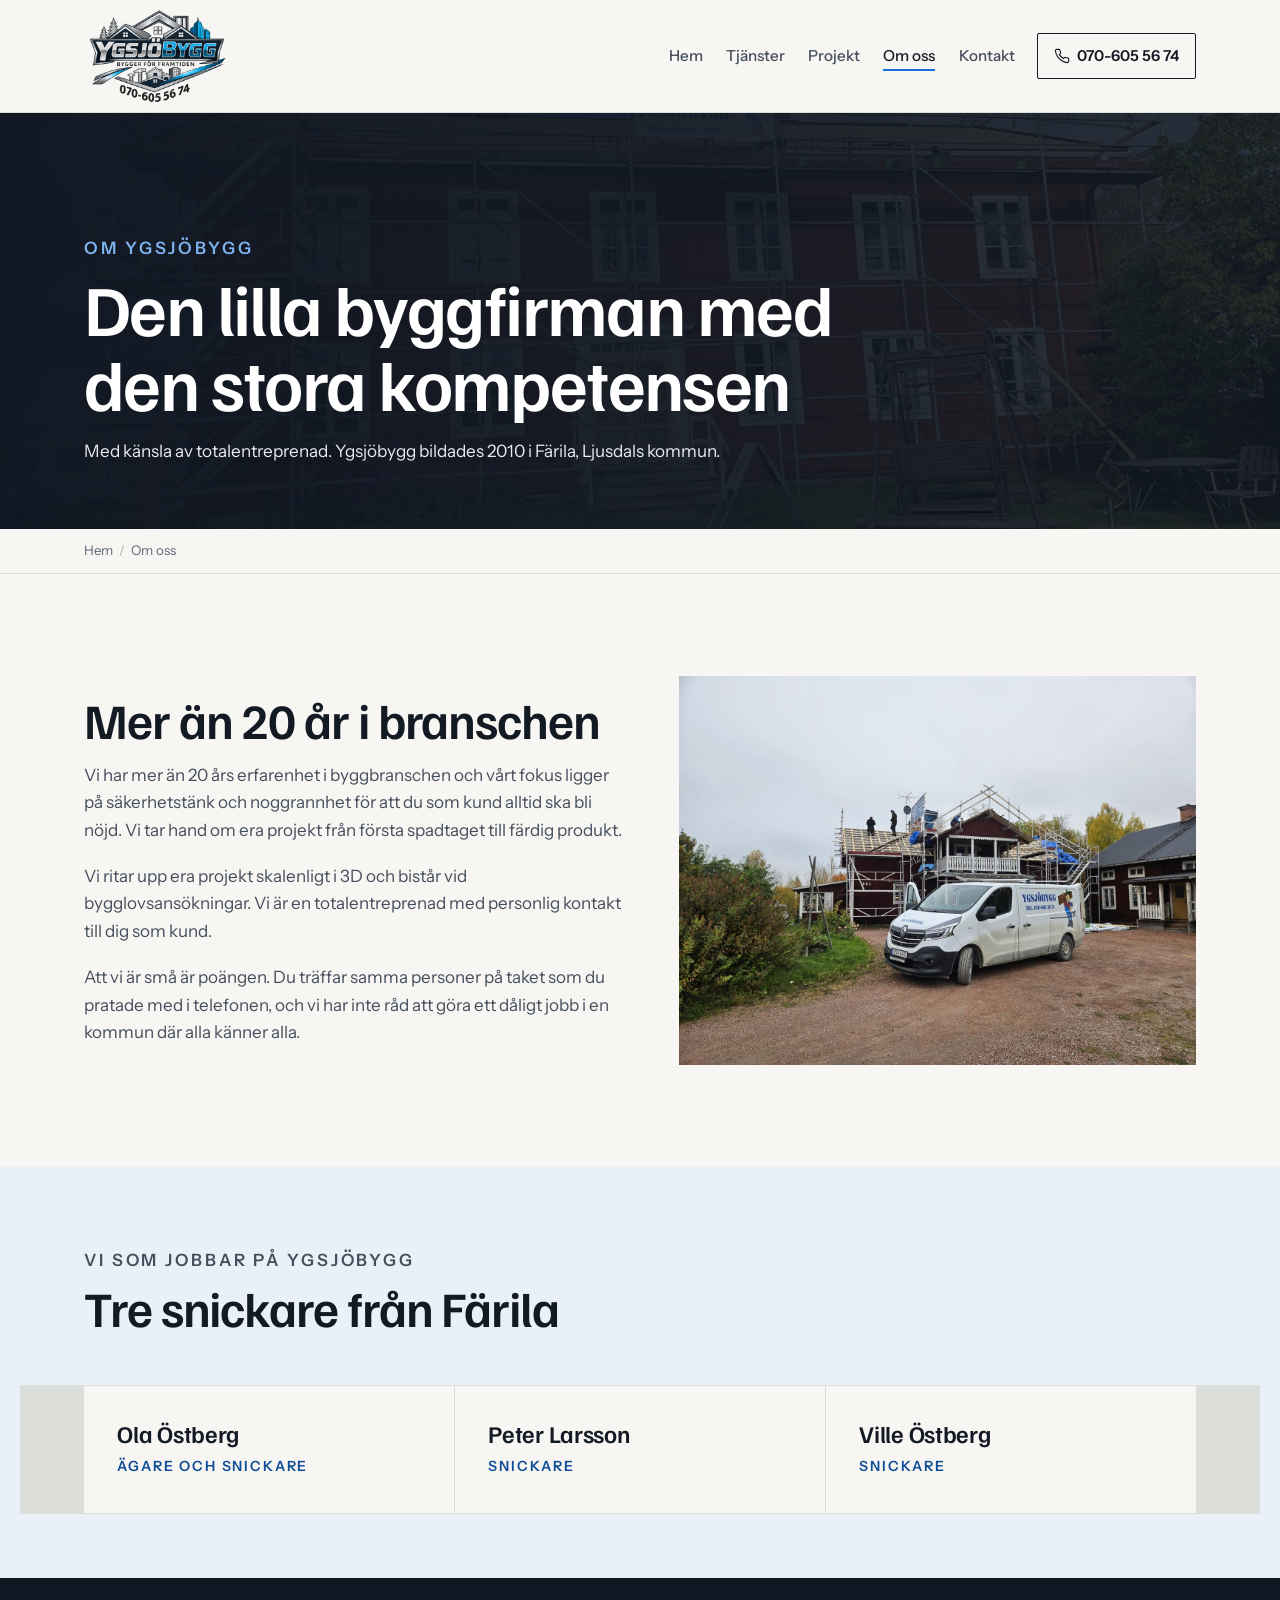
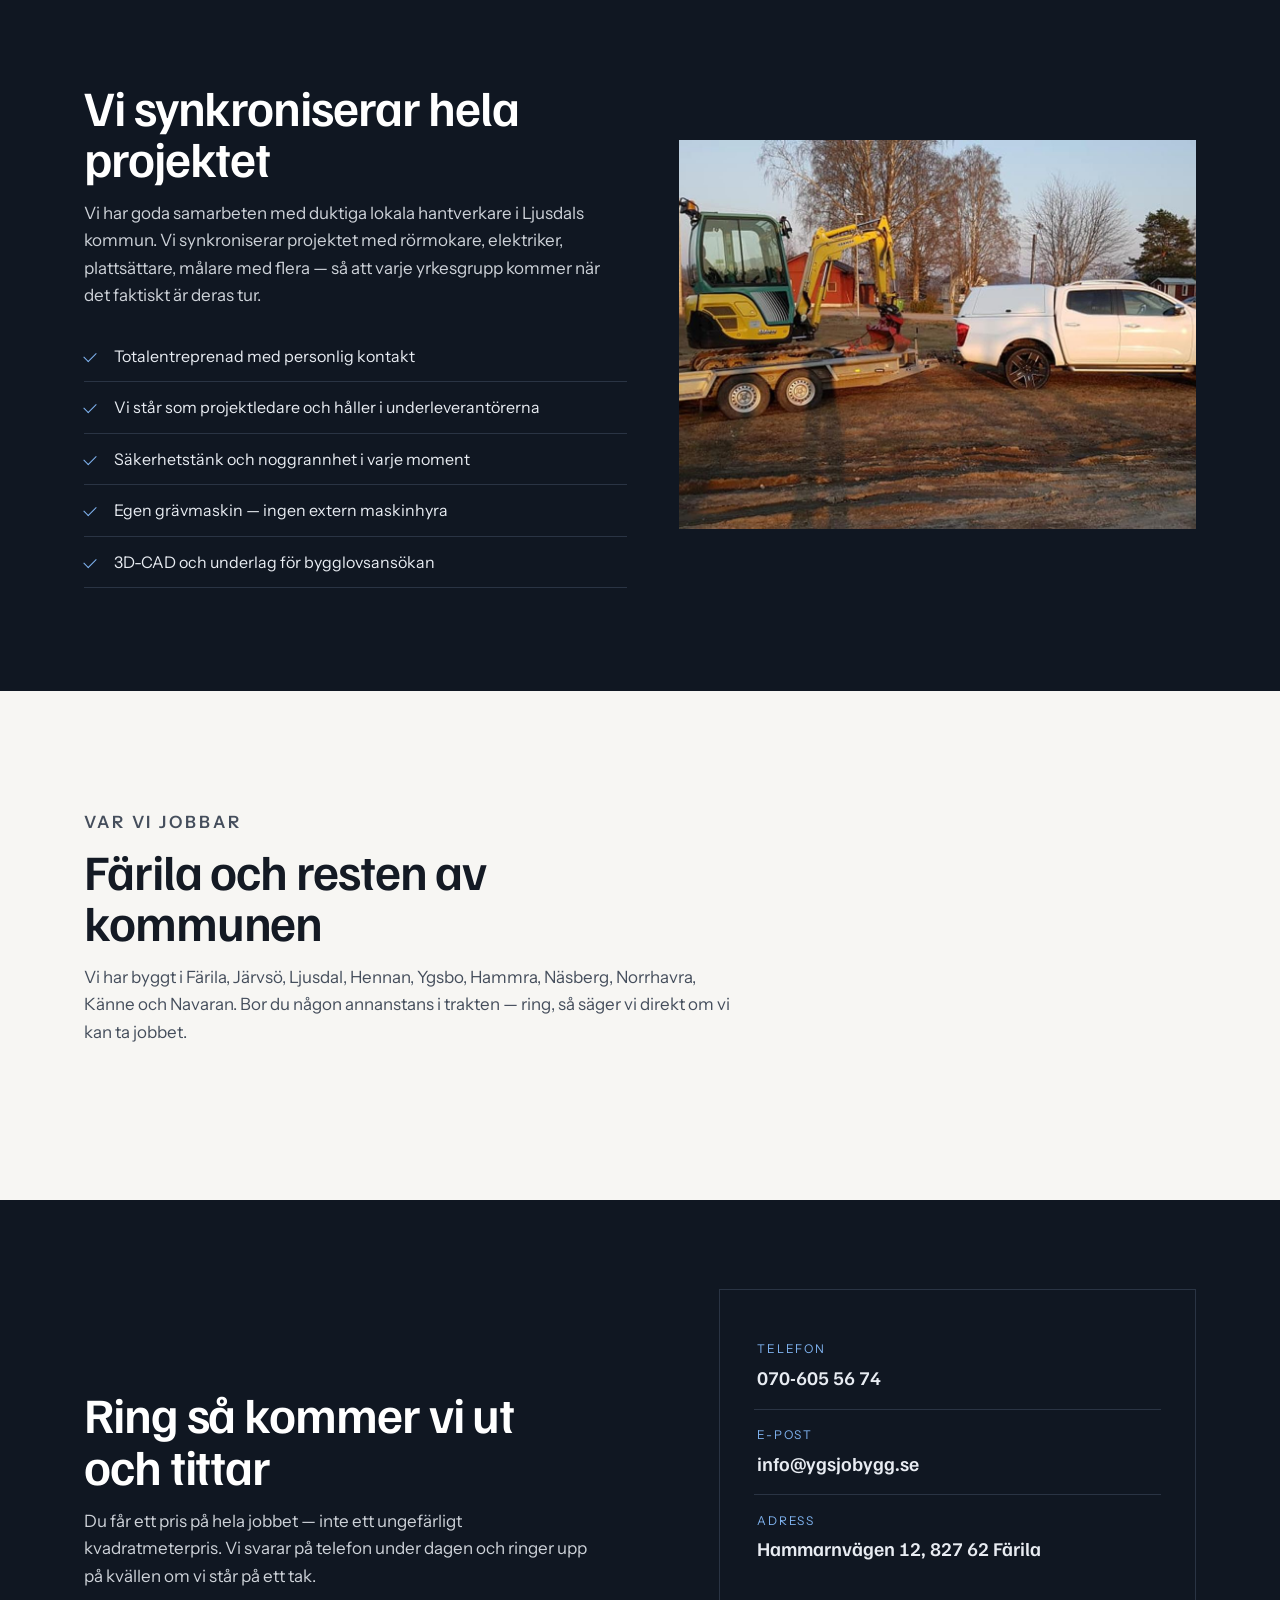
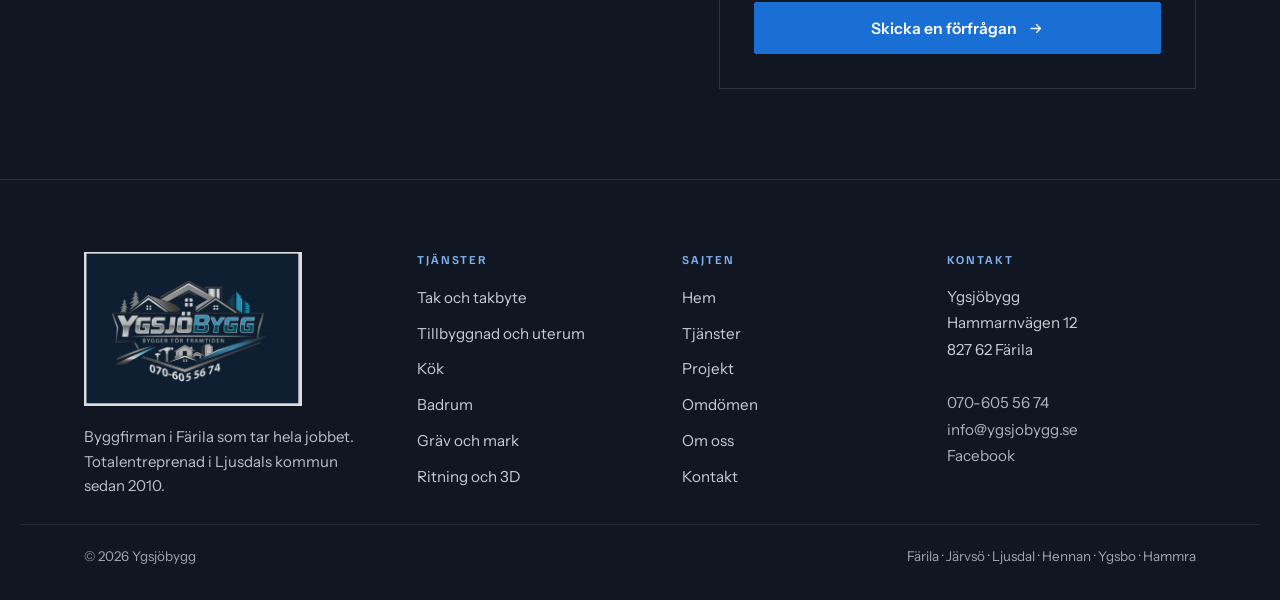
<file: om-oss.html>
<!doctype html>
<html lang="sv">
<head>
<meta charset="utf-8">
<meta name="viewport" content="width=device-width,initial-scale=1,viewport-fit=cover">
<title>Om oss – byggfirman i Färila sedan 2010</title>
<meta name="description" content="Ygsjöbygg bildades 2010 i Färila, Ljusdals kommun. Tre snickare med mer än 20 års erfarenhet som tar hela projektet från första spadtaget till färdig produkt.">
<meta name="keywords" content="Ygsjöbygg Färila, byggfirma Ljusdals kommun, Ola Östberg, snickare Färila">
<meta name="robots" content="index,follow,max-image-preview:large,max-snippet:-1,max-video-preview:-1">
<link rel="canonical" href="https://ygsjobygg.se/om-oss">
<meta name="theme-color" content="#101722">
<meta name="geo.region" content="SE-X">
<meta name="geo.placename" content="Färila, Ljusdals kommun">
<meta property="og:type" content="website">
<meta property="og:locale" content="sv_SE">
<meta property="og:site_name" content="Ygsjöbygg">
<meta property="og:title" content="Om oss – byggfirman i Färila sedan 2010">
<meta property="og:description" content="Ygsjöbygg bildades 2010 i Färila, Ljusdals kommun. Tre snickare med mer än 20 års erfarenhet som tar hela projektet från första spadtaget till färdig produkt.">
<meta property="og:url" content="https://ygsjobygg.se/om-oss">
<meta property="og:image" content="https://ygsjobygg.se/media/borrvagen-fore.jpg">
<meta name="twitter:card" content="summary_large_image">
<meta name="twitter:title" content="Om oss – byggfirman i Färila sedan 2010">
<meta name="twitter:description" content="Ygsjöbygg bildades 2010 i Färila, Ljusdals kommun. Tre snickare med mer än 20 års erfarenhet som tar hela projektet från första spadtaget till färdig produkt.">
<meta name="twitter:image" content="https://ygsjobygg.se/media/borrvagen-fore.jpg">
<link rel="icon" href="media/ygsjobygg-logo-2026.png" type="image/png">
<link rel="preconnect" href="https://fonts.googleapis.com">
<link rel="preconnect" href="https://fonts.gstatic.com" crossorigin>
<link href="https://fonts.googleapis.com/css2?family=Familjen+Grotesk:wght@400;500;600;700&family=Instrument+Sans:wght@400;500;600&display=swap" rel="stylesheet">

<style>
/* DESIGN — Ygsjöbygg, Färila
   FÖR VEM: husägare i Ljusdals kommun (Färila, Järvsö, Ljusdal, Hennan, Ygsbo, Hammra)
   med ett timmerhus eller en villa från 1900-talet som behöver nytt tak, badrum, kök,
   uterum eller dränering. De vill inte vara projektledare på sin egen semester.
   FÖRSTA TVÅ SEKUNDERNA: en riktig firma som står på ett tak i Hälsingland i oktober.
   Lugn, konkret, lokal. Inte en byrå.
   DIAGNOS AV GAMLA SAJTEN: tre bra referenstexter begravda under en WordPress-mall,
   ingen projektsida, inga bilder på 60+ färdiga jobb, ingen struktur för Google.
   FÄRG: --blue pixelplockad ur deras egen logotyp (Ygsjobygg_Social_Profil, den rena
   versionen). --tegel plockat ur drönarbilden på taket de själva lagt på Borrvägen
   (#C06048 i originalet, nedtonat till #B4502F för kontrast). Ingen beige.
   TYPSNITT: Familjen Grotesk till rubriker (svensk grotesk med egen karaktär i g och y
   — passar ett företag som heter Ygsjöbygg) och Instrument Sans till brödtext.
   MOTIV: "läkten" — en 1 px linje med korta vertikala streck med jämna mellanrum,
   som läkt på ett tak. Återkommer som sektionsavdelare, under rubriker och som ram
   runt före/efter-paren.
   RÖRELSE: reveal = translate + fade, 700 ms, ease-out. Hover = bild 1.03 + understrykning.
   Ingen animation på h1, telefonnummer eller pris. prefers-reduced-motion stänger av
   allt och pausar videon.
   KUNDOMDÖMEN: publicerade Google-omdömen hämtade från Kundernas.se 2026-11-04.
   MEDVETET BORTVALT:
   priser (de offererar per projekt), kort-med-skugga, ikonrutor, numrerade steg.
   KONTRAST (uträknad före CSS): ink/paper 16.15 · ink-2 7.78 · mute 5.22 · blue 4.55
   · blue-deep 7.79 · tegel 4.71 · on-night/night 15.17 · blue-night 8.23
*/

:root{
  --ink:#141A24; --ink-2:#454E5C; --mute:#5F6875;
  --blue:#1A6FD4; --blue-deep:#0E4C96; --blue-night:#7FB3F0;
  --tegel:#B4502F; --tegel-night:#C8714F;
  --paper:#F7F6F3; --sky:#E9F0F8; --white:#FFFFFF;
  --night:#101722; --on-night:#E8ECF2;
  --line:#DCDED9; --line-night:#2A3444;
  --ease:cubic-bezier(.22,.61,.36,1);
  --pad:clamp(20px,5vw,72px);
  --maxw:1240px;
}

*{box-sizing:border-box}
html{-webkit-text-size-adjust:100%;scroll-behavior:smooth}
@media(prefers-reduced-motion:reduce){html{scroll-behavior:auto}}
body{
  margin:0;background:var(--paper);color:var(--ink);
  font-family:"Instrument Sans",system-ui,-apple-system,"Segoe UI",sans-serif;
  font-size:17px;line-height:1.62;-webkit-font-smoothing:antialiased;
  overflow-x:hidden;
}
img{max-width:100%;height:auto;display:block}
a{color:inherit}
h1,h2,h3,h4{font-family:"Familjen Grotesk","Instrument Sans",sans-serif;
  font-weight:600;line-height:1.04;letter-spacing:-.022em;margin:0}
h1{font-size:clamp(2.4rem,6.2vw,4.5rem)}
h2{font-size:clamp(1.85rem,4vw,3.1rem)}
h3{font-size:clamp(1.18rem,1.9vw,1.5rem);line-height:1.18;letter-spacing:-.012em}
h4{font-size:1.02rem;line-height:1.3;letter-spacing:0}
p{margin:0 0 1.1em}
p:last-child{margin-bottom:0}
em{font-style:normal;color:var(--tegel)}
.wrap{max-width:var(--maxw);margin:0 auto;padding-left:var(--pad);padding-right:var(--pad)}
[id]{scroll-margin-top:96px}
.sr{position:absolute;width:1px;height:1px;overflow:hidden;clip:rect(0 0 0 0);white-space:nowrap}

/* ——— MOTIVET: läkten ——— */
.lakt{position:relative;height:11px;margin:0}
.lakt::before{content:"";position:absolute;left:0;right:0;bottom:0;height:1px;background:currentColor;opacity:.75}
.lakt::after{content:"";position:absolute;inset:0;
  background-image:repeating-linear-gradient(90deg,currentColor 0 1px,transparent 1px 15px);opacity:.26}

/* ——— Etiketter ——— */
.lbl{font-size:.735rem;letter-spacing:.17em;text-transform:uppercase;font-weight:600;
  color:var(--mute);margin:0 0 .5rem}
.lbl-b{color:var(--blue-deep)}

/* ——— Knappar ——— */
.btn{display:inline-flex;align-items:center;gap:.6em;min-height:48px;padding:.78em 1.5em;
  background:var(--blue);color:#fff;text-decoration:none;font-weight:600;font-size:.98rem;
  border:1px solid var(--blue);border-radius:2px;transition:background .25s var(--ease),border-color .25s var(--ease)}
.btn:hover{background:var(--blue-deep);border-color:var(--blue-deep)}
.btn-2{background:transparent;color:var(--ink);border-color:var(--ink)}
.btn-2:hover{background:var(--ink);border-color:var(--ink);color:#fff}
.btn-l{background:transparent;color:#fff;border-color:rgba(255,255,255,.62)}
.btn-l:hover{background:#fff;color:var(--ink);border-color:#fff}
.btn svg{width:17px;height:17px;flex:none}

/* ——— Navigation ——— */
.nav{position:sticky;top:0;z-index:60;background:var(--paper);border-bottom:1px solid var(--line)}
.nav-in{max-width:var(--maxw);margin:0 auto;padding:.7rem var(--pad);
  display:flex;align-items:center;gap:1.4rem}
.nav-menu{display:flex;align-items:center;gap:1.4rem;margin-left:auto}
.mark{display:flex;align-items:center;margin-right:auto;text-decoration:none;min-height:46px}
.mark img{width:clamp(136px,14vw,172px)}
.nav-links{display:flex;align-items:center;gap:1.45rem;list-style:none;margin:0;padding:0}
.nav-links a{text-decoration:none;font-size:.95rem;font-weight:500;color:var(--ink-2);
  padding:.45rem 0;position:relative;transition:color .22s var(--ease)}
.nav-links a::after{content:"";position:absolute;left:0;right:100%;bottom:.1rem;height:1.5px;
  background:var(--blue);transition:right .3s var(--ease)}
.nav-links a:hover,.nav-links a[aria-current]{color:var(--ink)}
.nav-links a:hover::after,.nav-links a[aria-current]::after{right:0}
.nav-tel{display:inline-flex;align-items:center;gap:.5em;min-height:46px;padding:.45em 1.05em;
  border:1px solid var(--ink);border-radius:2px;text-decoration:none;font-weight:600;font-size:.94rem;
  transition:background .25s var(--ease),color .25s var(--ease)}
.nav-tel:hover{background:var(--ink);color:#fff}
.burger{display:none;align-items:center;justify-content:center;width:46px;height:46px;
  background:none;border:1px solid var(--line);border-radius:2px;cursor:pointer;padding:0}
.burger span{display:block;width:19px;height:1.5px;background:var(--ink);position:relative}
.burger span::before,.burger span::after{content:"";position:absolute;left:0;width:19px;height:1.5px;background:var(--ink)}
.burger span::before{top:-6px}.burger span::after{top:6px}
@media(max-width:980px){
  .nav-menu{display:none}
  .burger{display:flex;margin-left:auto}
  .nav.open .nav-menu{display:flex;position:absolute;top:100%;left:0;right:0;flex-direction:column;
    align-items:stretch;gap:0;margin:0;background:var(--paper);
    border-bottom:1px solid var(--line);padding:.2rem var(--pad) 1.2rem;
    box-shadow:0 18px 30px -24px rgba(16,23,34,.5)}
  .nav.open .nav-links{flex-direction:column;align-items:stretch;gap:0;width:100%}
  .nav.open .nav-links a{padding:.9rem 0;border-bottom:1px solid var(--line);font-size:1.06rem}
  .nav.open .nav-links a::after{display:none}
  .nav.open .nav-tel{margin-top:1rem;justify-content:center;background:var(--blue);
    color:#fff;border-color:var(--blue)}
}

/* ——— HERO med video ——— */
.hero{position:relative;min-height:clamp(560px,86svh,860px);display:grid;grid-template-rows:1fr auto;
  background:var(--night);color:#fff;overflow:hidden;isolation:isolate}
.hero video,.hero .poster{position:absolute;inset:0;width:100%;height:100%;object-fit:cover;z-index:0}
.hero::after{content:"";position:absolute;inset:0;z-index:1;pointer-events:none;
  background:
   linear-gradient(180deg,rgba(10,16,24,.52) 0%,rgba(10,16,24,.12) 26%,rgba(10,16,24,.34) 48%,
     rgba(10,16,24,.86) 68%,rgba(10,16,24,.94) 100%),
   linear-gradient(90deg,rgba(10,16,24,.5) 0%,rgba(10,16,24,.12) 52%,rgba(10,16,24,0) 100%)}
.hero-copy{position:relative;z-index:2;align-self:end;max-width:var(--maxw);width:100%;margin:0 auto;
  padding:0 var(--pad) clamp(28px,4vh,48px)}
.hero-copy .lbl{color:rgba(255,255,255,.82)}
.hero-copy .lakt{color:#fff;max-width:230px;margin-bottom:1.3rem}
.hero h1{max-width:17ch;text-shadow:0 1px 26px rgba(8,13,20,.5)}
.hero h1 em{color:#fff;opacity:.72}
.hero-sub{max-width:52ch;margin:1.15rem 0 1.7rem;font-size:clamp(1.02rem,1.5vw,1.17rem);
  color:rgba(255,255,255,.93);text-shadow:0 1px 18px rgba(8,13,20,.55)}
.hero-cta{display:flex;flex-wrap:wrap;gap:.7rem}
.hero-foot{position:relative;z-index:2;border-top:1px solid rgba(255,255,255,.2);
  background:rgba(10,16,24,.5);backdrop-filter:blur(2px)}
.hero-foot ul{max-width:var(--maxw);margin:0 auto;padding:0 var(--pad);list-style:none;
  display:grid;grid-template-columns:repeat(4,1fr)}
.hero-foot li{padding:.95rem 1.1rem .95rem 0;font-size:.9rem;color:rgba(255,255,255,.9);
  display:flex;align-items:baseline;gap:.55em}
.hero-foot b{font-family:"Familjen Grotesk",sans-serif;font-size:1.3rem;font-weight:600;color:#fff}
@media(max-width:860px){
  .hero{min-height:clamp(520px,84svh,760px)}
  .hero-foot ul{grid-template-columns:1fr 1fr}
  .hero-foot li:nth-child(-n+2){border-bottom:1px solid rgba(255,255,255,.16)}
}
@media(max-width:430px){.hero h1{font-size:2.25rem}}

/* ——— Sidhuvud på undersidor ——— */
.phead{background:var(--night);color:var(--on-night);position:relative;overflow:hidden}
.phead-in{max-width:var(--maxw);margin:0 auto;padding:clamp(56px,9vw,104px) var(--pad) clamp(40px,6vw,64px)}
.phead .lbl{color:var(--blue-night)}
.phead h1{max-width:19ch;color:#fff}
.phead p{max-width:58ch;margin-top:1.1rem;color:var(--on-night);font-size:1.07rem}
.phead .lakt{color:#fff;max-width:200px;margin-bottom:1.2rem}
.phead-img{position:absolute;inset:0;z-index:0;opacity:.3}
.phead-img img{width:100%;height:100%;object-fit:cover}
.phead-in{position:relative;z-index:2}
.phead.has-img::after{content:"";position:absolute;inset:0;z-index:1;
  background:linear-gradient(90deg,rgba(16,23,34,.96) 0%,rgba(16,23,34,.78) 55%,rgba(16,23,34,.5) 100%)}

/* ——— Brödsmulor ——— */
.crumbs{border-bottom:1px solid var(--line);background:var(--paper)}
.crumbs ol{max-width:var(--maxw);margin:0 auto;padding:.7rem var(--pad);list-style:none;
  display:flex;flex-wrap:wrap;gap:.45em;font-size:.83rem;color:var(--mute)}
.crumbs a{color:var(--mute);text-decoration:none}
.crumbs a:hover{color:var(--ink);text-decoration:underline}
.crumbs li+li::before{content:"/";margin-right:.45em;opacity:.5}

/* ——— Sektioner ——— */
.sec{padding:clamp(56px,8vw,112px) 0}
.sec-sky{background:var(--sky)}
.sec-night{background:var(--night);color:var(--on-night)}
.sec-night h2,.sec-night h3{color:#fff}
.sec-night .lbl{color:var(--blue-night)}
.sec-night .lakt{color:#fff}
.sec-tight{padding:clamp(40px,5vw,64px) 0}
.shead{max-width:var(--maxw);margin:0 auto;padding:0 var(--pad);margin-bottom:clamp(32px,4vw,56px)}
.shead .lakt{max-width:170px;margin-bottom:1.1rem;color:var(--ink)}
.shead h2{max-width:20ch}
.shead p{max-width:60ch;margin-top:1rem;color:var(--ink-2);font-size:1.06rem}
.shead-row{display:flex;flex-wrap:wrap;gap:2rem;align-items:flex-end;justify-content:space-between}
.shead-row>div:first-child{flex:1 1 420px}

/* ——— Flush rutnät: tjänster (delade kantlinjer, inga kort) ——— */
.grid-flush{max-width:var(--maxw);margin:0 auto;padding:0 var(--pad);
  display:grid;grid-template-columns:repeat(3,1fr);gap:1px;background:var(--line);
  border:1px solid var(--line);border-left:0;border-right:0}
.grid-flush.g2{grid-template-columns:repeat(2,1fr)}
.cell{background:var(--paper);padding:clamp(22px,2.6vw,34px);display:flex;flex-direction:column;gap:.7rem;
  text-decoration:none;color:inherit;position:relative;transition:background .3s var(--ease)}
.sec-sky .cell{background:var(--sky)}
a.cell:hover{background:var(--white)}
.cell .num{font-size:.74rem;letter-spacing:.14em;color:var(--blue-deep);font-weight:600}
.cell h3{margin-top:.1rem}
.cell p{color:var(--ink-2);font-size:.97rem}
.cell .go{margin-top:auto;padding-top:.9rem;font-weight:600;font-size:.93rem;color:var(--blue-deep);
  display:inline-flex;align-items:center;gap:.45em}
a.cell:hover .go span{text-decoration:underline}
.cell-img{display:block;margin:0 calc(-1*clamp(22px,2.6vw,34px)) clamp(4px,1vw,10px);overflow:hidden;
  margin-top:calc(-1*clamp(22px,2.6vw,34px));aspect-ratio:16/10}
.cell-img img{width:100%;height:100%;object-fit:cover;transition:transform .7s var(--ease)}
a.cell:hover .cell-img img{transform:scale(1.035)}
@media(max-width:900px){.grid-flush{grid-template-columns:repeat(2,1fr)}}
@media(max-width:600px){.grid-flush,.grid-flush.g2{grid-template-columns:1fr}}
.grid-flush.g2>.cell:last-child:nth-child(odd){grid-column:1/-1}
@media(max-width:600px){.grid-flush.g2>.cell:last-child:nth-child(odd){grid-column:auto}}

/* ——— Siffror / fakta ——— */
.facts{max-width:var(--maxw);margin:0 auto;padding:0 var(--pad);
  display:grid;grid-template-columns:repeat(4,1fr);gap:1px;background:var(--line);
  border-block:1px solid var(--line)}
.facts div{background:var(--paper);padding:clamp(20px,2.4vw,30px)}
.sec-sky .facts div{background:var(--sky)}
.facts b{display:block;font-family:"Familjen Grotesk",sans-serif;font-weight:600;
  font-size:clamp(1.9rem,3.4vw,2.7rem);line-height:1;letter-spacing:-.02em}
.facts span{display:block;margin-top:.5rem;font-size:.89rem;color:var(--mute)}
@media(max-width:760px){.facts{grid-template-columns:1fr 1fr}}

/* ——— Före / efter-par ——— */
.ba{border:1px solid var(--line);background:var(--white);overflow:hidden}
.sec-night .ba{border-color:var(--line-night);background:#16202E}
.ba-pair{display:grid;grid-template-columns:1fr 1fr;gap:1px;background:var(--line)}
.sec-night .ba-pair{background:var(--line-night)}
.ba-half{position:relative;background:var(--white)}
.ba-half img{width:100%;aspect-ratio:4/3;object-fit:cover}
.ba-tag{position:absolute;top:0;left:0;background:var(--ink);color:#fff;
  font-size:.7rem;letter-spacing:.16em;text-transform:uppercase;font-weight:600;padding:.4em .85em}
.ba-half.after .ba-tag{background:var(--tegel)}
.ba-cap{padding:clamp(16px,2vw,24px) clamp(18px,2.2vw,28px);border-top:1px solid var(--line)}
.sec-night .ba-cap{border-color:var(--line-night)}
.ba-cap h3{margin-bottom:.35rem}
.ba-cap p{color:var(--ink-2);font-size:.96rem;margin:0}
.sec-night .ba-cap p{color:var(--on-night);opacity:.85}
.ba-cap .where{font-size:.8rem;letter-spacing:.13em;text-transform:uppercase;color:var(--mute);margin-bottom:.5rem}
.ba-pair.c1{grid-template-columns:1fr}
.ba-pair.c2{grid-template-columns:1fr 1fr}
.ba-pair.c3{grid-template-columns:1fr 1fr 1fr}
@media(max-width:700px){.ba-pair.c3{grid-template-columns:1fr 1fr}}
@media(max-width:560px){.ba-pair,.ba-pair.c2,.ba-pair.c3{grid-template-columns:1fr}}

/* ——— Projektgalleri ——— */
.pg{max-width:var(--maxw);margin:0 auto;padding:0 var(--pad);
  display:grid;grid-template-columns:repeat(3,1fr);gap:clamp(14px,1.6vw,22px)}
@media(max-width:900px){.pg{grid-template-columns:repeat(2,1fr)}}
@media(max-width:520px){.pg{grid-template-columns:1fr}}
.pc{position:relative;overflow:hidden;background:var(--ink);display:block;text-decoration:none;color:#fff}
.pc img{width:100%;aspect-ratio:4/3;object-fit:cover;transition:transform .8s var(--ease);opacity:.94}
.pc:hover img{transform:scale(1.04)}
.pc figcaption{position:absolute;left:0;right:0;bottom:0;padding:1.4rem 1.1rem .95rem;
  background:linear-gradient(0deg,rgba(10,16,24,.9),rgba(10,16,24,.55) 55%,transparent)}
.pc .t{font-family:"Familjen Grotesk",sans-serif;font-weight:600;font-size:1.04rem;line-height:1.2;display:block}
.pc .w{display:block;font-size:.79rem;letter-spacing:.13em;text-transform:uppercase;
  color:rgba(255,255,255,.78);margin-top:.3rem}
.pc.tall img{aspect-ratio:3/4}
.pc.wide{grid-column:span 2}
@media(max-width:520px){.pc.wide{grid-column:auto}}

/* ——— Filterknappar ——— */
.filters{max-width:var(--maxw);margin:0 auto;padding:0 var(--pad);display:flex;flex-wrap:wrap;gap:.5rem;
  margin-bottom:clamp(24px,3vw,36px)}
.filters button{min-height:42px;padding:.45em 1.05em;background:transparent;border:1px solid var(--line);
  border-radius:2px;font:inherit;font-size:.92rem;font-weight:500;color:var(--ink-2);cursor:pointer;
  transition:border-color .25s var(--ease),color .25s var(--ease),background .25s var(--ease)}
.filters button:hover{border-color:var(--ink);color:var(--ink)}
.filters button[aria-pressed="true"]{background:var(--ink);border-color:var(--ink);color:#fff}

/* ——— Text + bild ——— */
.split{max-width:var(--maxw);margin:0 auto;padding:0 var(--pad);
  display:grid;grid-template-columns:1.05fr 1fr;gap:clamp(28px,4vw,64px);align-items:center}
.split.rev>:first-child{order:2}
.split-media img{width:100%;aspect-ratio:4/3;object-fit:cover}
.split-media.tall img{aspect-ratio:3/4}
.split-txt h2{margin-bottom:1rem}
.split-txt .lakt{max-width:150px;margin-bottom:1.1rem;color:var(--ink)}
.sec-night .split-txt .lakt{color:#fff}
.split-txt p{color:var(--ink-2)}
.sec-night .split-txt p{color:var(--on-night);opacity:.88}
@media(max-width:860px){.split{grid-template-columns:1fr}.split.rev>:first-child{order:0}}

/* ——— Lista med bockar ——— */
.ticks{list-style:none;margin:1.4rem 0 0;padding:0;display:grid;gap:.1rem}
.ticks li{padding:.72rem 0 .72rem 1.9rem;border-bottom:1px solid var(--line);position:relative;font-size:1rem}
.sec-night .ticks li{border-color:var(--line-night)}
.ticks li::before{content:"";position:absolute;left:0;top:1.22rem;width:11px;height:6px;
  border-left:1.8px solid var(--blue);border-bottom:1.8px solid var(--blue);transform:rotate(-45deg)}
.sec-night .ticks li::before{border-color:var(--blue-night)}

/* ——— Process (verklig sekvens, därför numrerad) ——— */
.steps{max-width:var(--maxw);margin:0 auto;padding:0 var(--pad);
  display:grid;grid-template-columns:repeat(4,1fr);gap:1px;background:var(--line-night);
  border-block:1px solid var(--line-night)}
.steps div{background:var(--night);padding:clamp(22px,2.6vw,32px)}
.steps b{display:block;font-family:"Familjen Grotesk",sans-serif;font-size:.78rem;letter-spacing:.17em;
  color:var(--blue-night);margin-bottom:.8rem}
.steps h3{margin-bottom:.5rem}
.steps p{font-size:.95rem;color:var(--on-night);opacity:.84;margin:0}
@media(max-width:860px){.steps{grid-template-columns:1fr 1fr}}
@media(max-width:520px){.steps{grid-template-columns:1fr}}

/* ——— Vanliga frågor ——— */
.faq{max-width:860px;margin:0 auto;padding:0 var(--pad)}
.faq details{border-bottom:1px solid var(--line)}
.faq details:first-child{border-top:1px solid var(--line)}
.faq summary{list-style:none;cursor:pointer;padding:1.15rem 2.4rem 1.15rem 0;position:relative;
  font-family:"Familjen Grotesk",sans-serif;font-weight:600;font-size:1.08rem;line-height:1.3;min-height:48px}
.faq summary::-webkit-details-marker{display:none}
.faq summary::after{content:"";position:absolute;right:.4rem;top:1.55rem;width:11px;height:11px;
  border-right:1.8px solid var(--blue);border-bottom:1.8px solid var(--blue);
  transform:rotate(45deg);transition:transform .3s var(--ease)}
.faq details[open] summary::after{transform:rotate(-135deg);top:1.8rem}
.faq .ans{padding:0 2.4rem 1.3rem 0;color:var(--ink-2)}
.faq .ans p{margin-bottom:.8em}

/* ——— Kontaktband ——— */
.cta{background:var(--night);color:var(--on-night)}
.cta-in{max-width:var(--maxw);margin:0 auto;padding:clamp(52px,7vw,92px) var(--pad);
  display:grid;grid-template-columns:1.1fr .9fr;gap:clamp(28px,4vw,64px);align-items:center}
.cta h2{color:#fff;max-width:16ch}
.cta p{margin-top:1rem;max-width:46ch;opacity:.88}
.cta .lakt{color:#fff;max-width:160px;margin-bottom:1.1rem}
.cta-box{border:1px solid var(--line-night);padding:clamp(22px,3vw,34px)}
.cta-box dl{margin:0;display:grid;gap:1px;background:var(--line-night)}
.cta-box .row{background:var(--night);padding:.95rem .2rem}
.cta-box dt{font-size:.75rem;letter-spacing:.16em;text-transform:uppercase;color:var(--blue-night);margin-bottom:.2rem}
.cta-box dd{margin:0;font-family:"Familjen Grotesk",sans-serif;font-size:1.22rem;font-weight:600}
.cta-box dd a{text-decoration:none}
.cta-box dd a:hover{text-decoration:underline}
.cta-box .btn{margin-top:1.4rem;width:100%;justify-content:center}
@media(max-width:860px){.cta-in{grid-template-columns:1fr}}

/* ——— Formulär ——— */
.form{display:grid;gap:1rem;max-width:620px}
.form label{display:grid;gap:.38rem;font-size:.88rem;font-weight:600;color:var(--ink-2)}
.form input,.form textarea,.form select{font:inherit;font-size:1rem;padding:.75rem .9rem;min-height:48px;
  border:1px solid var(--line);border-radius:2px;background:var(--white);color:var(--ink);width:100%}
.form textarea{min-height:142px;resize:vertical}
.form input:focus,.form textarea:focus,.form select:focus{outline:2px solid var(--blue);outline-offset:1px;border-color:var(--blue)}
.form .two{display:grid;grid-template-columns:1fr 1fr;gap:1rem}
@media(max-width:560px){.form .two{grid-template-columns:1fr}}
.form .note{font-size:.85rem;color:var(--mute)}

/* ——— Team ——— */
.team{max-width:var(--maxw);margin:0 auto;padding:0 var(--pad);
  display:grid;grid-template-columns:repeat(3,1fr);gap:1px;background:var(--line);border-block:1px solid var(--line)}
.team div{background:var(--paper);padding:clamp(22px,2.6vw,34px)}
.team h3{margin-bottom:.3rem}
.team span{font-size:.88rem;letter-spacing:.13em;text-transform:uppercase;color:var(--blue-deep);font-weight:600}
@media(max-width:700px){.team{grid-template-columns:1fr}}

/* ——— Sidfot ——— */
.foot{background:var(--night);color:var(--on-night);border-top:1px solid var(--line-night)}
.foot-in{max-width:var(--maxw);margin:0 auto;padding:clamp(44px,6vw,72px) var(--pad) 1.6rem;
  display:grid;grid-template-columns:1.3fr 1fr 1fr 1.1fr;gap:clamp(24px,3vw,48px)}
.foot .mark img{width:168px}
.foot-bl p{margin-top:1.2rem;font-size:.94rem;opacity:.8;max-width:34ch}
.foot h4{color:#fff;font-size:.76rem;letter-spacing:.17em;text-transform:uppercase;margin-bottom:1rem;color:var(--blue-night)}
.foot ul{list-style:none;margin:0;padding:0;display:grid;gap:.52rem}
.foot a{text-decoration:none;font-size:.95rem;opacity:.86}
.foot a:hover{opacity:1;text-decoration:underline}
.foot address{font-style:normal;font-size:.95rem;opacity:.86;line-height:1.75}
.foot-bot{max-width:var(--maxw);margin:0 auto;padding:1.3rem var(--pad) 2rem;
  border-top:1px solid var(--line-night);display:flex;flex-wrap:wrap;gap:1rem;
  justify-content:space-between;font-size:.84rem;opacity:.68}
@media(max-width:900px){.foot-in{grid-template-columns:1fr 1fr}}
@media(max-width:560px){.foot-in{grid-template-columns:1fr}}

/* ——— Reveal ——— */
.rv{opacity:0;transform:translateY(22px);transition:opacity .7s var(--ease),transform .7s var(--ease)}
.rv.in{opacity:1;transform:none}
.rv:nth-child(2){transition-delay:.07s}
.rv:nth-child(3){transition-delay:.14s}
.rv:nth-child(4){transition-delay:.21s}
@media(prefers-reduced-motion:reduce){
  .rv{opacity:1;transform:none;transition:none}
  .pc img,.cell-img img{transition:none}
  .hero video{display:none}
}
</style>
<script type="application/ld+json">{"@context": "https://schema.org", "@type": ["GeneralContractor", "HomeAndConstructionBusiness"], "@id": "https://ygsjobygg.se/#org", "name": "Ygsjöbygg", "alternateName": "Ygsjobygg", "slogan": "Bygger för framtiden", "url": "https://ygsjobygg.se/", "logo": "https://ygsjobygg.se/media/ygsjobygg-logo-2026.png", "image": "https://ygsjobygg.se/media/hero-poster.jpg", "telephone": "+46706055674", "email": "info@ygsjobygg.se", "foundingDate": "2010", "priceRange": "$$", "sameAs": ["https://www.facebook.com/ygsjobygg"], "address": {"@type": "PostalAddress", "streetAddress": "Hammarnvägen 12", "postalCode": "827 62", "addressLocality": "Färila", "addressRegion": "Gävleborgs län", "addressCountry": "SE"}, "areaServed": [{"@type": "City", "name": "Färila"}, {"@type": "City", "name": "Ljusdal"}, {"@type": "City", "name": "Järvsö"}, {"@type": "City", "name": "Hennan"}, {"@type": "City", "name": "Ygsbo"}, {"@type": "City", "name": "Hammra"}, {"@type": "City", "name": "Los"}, {"@type": "City", "name": "Korskrogen"}], "employee": [{"@type": "Person", "name": "Ola Östberg", "jobTitle": "Ägare och snickare"}, {"@type": "Person", "name": "Peter Larsson", "jobTitle": "Snickare"}, {"@type": "Person", "name": "Ville Östberg", "jobTitle": "Snickare"}], "knowsAbout": ["Takbyte", "Tegeltak", "Uterum", "Attefallshus", "Badrumsrenovering", "Köksrenovering", "Dränering", "Totalentreprenad"], "hasOfferCatalog": {"@type": "OfferCatalog", "name": "Byggtjänster", "itemListElement": [{"@type": "Offer", "itemOffered": {"@type": "Service", "name": "Tak och takbyte", "description": "Tegel, plåt och papp", "url": "https://ygsjobygg.se/tak"}}, {"@type": "Offer", "itemOffered": {"@type": "Service", "name": "Tillbyggnad och uterum", "description": "Uterum, altan, attefall", "url": "https://ygsjobygg.se/tillbyggnad"}}, {"@type": "Offer", "itemOffered": {"@type": "Service", "name": "Kök", "description": "Nytt kök och köksrenovering", "url": "https://ygsjobygg.se/kok"}}, {"@type": "Offer", "itemOffered": {"@type": "Service", "name": "Badrum", "description": "Våtrum enligt gällande branschregler", "url": "https://ygsjobygg.se/badrum"}}, {"@type": "Offer", "itemOffered": {"@type": "Service", "name": "Gräv och mark", "description": "Dränering, grund och markplanering", "url": "https://ygsjobygg.se/grav"}}, {"@type": "Offer", "itemOffered": {"@type": "Service", "name": "Ritning och 3D", "description": "Underlag för bygglov", "url": "https://ygsjobygg.se/ritning"}}]}}</script><script type="application/ld+json">{"@context": "https://schema.org", "@type": "BreadcrumbList", "itemListElement": [{"@type": "ListItem", "position": 1, "name": "Hem", "item": "https://ygsjobygg.se/index.html"}, {"@type": "ListItem", "position": 2, "name": "Om oss"}]}</script>
<link rel="stylesheet" href="updates.css?v=20261104">
</head>
<body>
<a class="sr" href="#main">Hoppa till innehållet</a>
<header class="nav" id="nav">
<div class="nav-in">
<a class="mark" href="index.html" aria-label="Ygsjöbygg – till startsidan">
<img src="media/ygsjobygg-logo-transparent.png" alt="Ygsjöbygg" width="900" height="600"></a>
<div class="nav-menu">
<nav aria-label="Huvudmeny"><ul class="nav-links"><li><a href="index.html">Hem</a></li><li><a href="tjanster.html">Tjänster</a></li><li><a href="projekt.html">Projekt</a></li><li><a href="om-oss.html" aria-current="page">Om oss</a></li><li><a href="kontakt.html">Kontakt</a></li></ul></nav>
<a class="nav-tel" href="tel:+46706055674"><svg viewBox="0 0 24 24" fill="none" stroke="currentColor" stroke-width="1.7" aria-hidden="true" style="width:16px;height:16px"><path d="M22 16.9v3a2 2 0 0 1-2.2 2 19.8 19.8 0 0 1-8.6-3.1 19.5 19.5 0 0 1-6-6A19.8 19.8 0 0 1 2.1 4.2 2 2 0 0 1 4.1 2h3a2 2 0 0 1 2 1.7c.1 1 .4 1.9.7 2.8a2 2 0 0 1-.5 2.1L8.1 9.9a16 16 0 0 0 6 6l1.3-1.3a2 2 0 0 1 2.1-.4c.9.3 1.8.6 2.8.7a2 2 0 0 1 1.7 2z"/></svg>070-605 56 74</a>
</div>
<button class="burger" type="button" aria-expanded="false" aria-controls="nav" aria-label="Meny"><span></span></button>
</div></header>
<main id="main">
<section class="phead has-img">
<div class="phead-img"><img src="media/borrvagen-fore.jpg" alt="Ställning runt en hälsingegård under takbyte" width="1400" height="1050" sizes="100vw" loading="eager" decoding="async"></div>
<div class="phead-in">
<p class="lbl">Om Ygsjöbygg</p>
<span class="lakt" aria-hidden="true"></span>
<h1>Den lilla byggfirman med den stora kompetensen</h1>
<p>Med känsla av totalentreprenad. Ygsjöbygg bildades 2010 i Färila, Ljusdals kommun.</p>
</div></section>
<nav class="crumbs" aria-label="Brödsmulor"><ol><li><a href="index.html">Hem</a></li><li>Om oss</li></ol></nav>

<section class="sec">
<div class="split">
<div class="split-txt rv">
<span class="lakt" aria-hidden="true"></span>
<h2>Mer än 20 år i branschen</h2>
<p>Vi har mer än 20 års erfarenhet i byggbranschen och vårt fokus ligger på säkerhetstänk
och noggrannhet för att du som kund alltid ska bli nöjd. Vi tar hand om era projekt från
första spadtaget till färdig produkt.</p>
<p>Vi ritar upp era projekt skalenligt i 3D och bistår vid bygglovsansökningar. Vi är en
totalentreprenad med personlig kontakt till dig som kund.</p>
<p>Att vi är små är poängen. Du träffar samma personer på taket som du pratade med i
telefonen, och vi har inte råd att göra ett dåligt jobb i en kommun där alla känner alla.</p>
</div>
<div class="split-media rv"><img src="media/takbyte-norrhavra.jpg" alt="Ygsjöbyggs servicebil vid ett pågående takarbete i Norrhavra" width="1400" height="1050" sizes="(max-width:860px) 100vw,48vw" loading="lazy" decoding="async"></div>
</div>
</section>

<section class="sec sec-sky sec-tight">
<div class="shead rv"><span class="lakt" aria-hidden="true"></span>
<p class="lbl">Vi som jobbar på Ygsjöbygg</p><h2>Tre snickare från Färila</h2></div>
<div class="team"><div class="rv"><h3>Ola Östberg</h3><span>Ägare och snickare</span></div><div class="rv"><h3>Peter Larsson</h3><span>Snickare</span></div><div class="rv"><h3>Ville Östberg</h3><span>Snickare</span></div></div>
</section>

<section class="sec sec-night">
<div class="split">
<div class="split-txt rv">
<span class="lakt" aria-hidden="true"></span>
<h2>Vi synkroniserar hela projektet</h2>
<p>Vi har goda samarbeten med duktiga lokala hantverkare i Ljusdals kommun. Vi synkroniserar
projektet med rörmokare, elektriker, plattsättare, målare med flera — så att varje yrkesgrupp
kommer när det faktiskt är deras tur.</p>
<ul class="ticks">
<li>Totalentreprenad med personlig kontakt</li>
<li>Vi står som projektledare och håller i underleverantörerna</li>
<li>Säkerhetstänk och noggrannhet i varje moment</li>
<li>Egen grävmaskin — ingen extern maskinhyra</li>
<li>3D-CAD och underlag för bygglovsansökan</li>
</ul>
</div>
<div class="split-media rv"><img src="media/gravmaskin.jpg" alt="Ygsjöbyggs grävmaskin på släp i Navaran" width="1400" height="788" sizes="(max-width:860px) 100vw,48vw" loading="lazy" decoding="async"></div>
</div>
</section>

<section class="sec">
<div class="shead rv"><span class="lakt" aria-hidden="true"></span>
<p class="lbl">Var vi jobbar</p><h2>Färila och resten av kommunen</h2>
<p>Vi har byggt i Färila, Järvsö, Ljusdal, Hennan, Ygsbo, Hammra, Näsberg, Norrhavra, Känne
och Navaran. Bor du någon annanstans i trakten — ring, så säger vi direkt om vi kan ta jobbet.</p>
</div>
</section>

<section class="cta">
<div class="cta-in">
<div class="rv">
<span class="lakt" aria-hidden="true"></span>
<h2>Ring så kommer vi ut och tittar</h2>
<p>Du får ett pris på hela jobbet — inte ett ungefärligt kvadratmeterpris. Vi svarar på telefon under dagen och ringer upp på kvällen om vi står på ett tak.</p>
</div>
<div class="cta-box rv">
<dl>
<div class="row"><dt>Telefon</dt><dd><a href="tel:+46706055674">070-605 56 74</a></dd></div>
<div class="row"><dt>E-post</dt><dd><a href="mailto:info@ygsjobygg.se">info@ygsjobygg.se</a></dd></div>
<div class="row"><dt>Adress</dt><dd>Hammarnvägen 12, 827 62 Färila</dd></div>
</dl>
<a class="btn" href="kontakt.html">Skicka en förfrågan <svg viewBox="0 0 24 24" fill="none" stroke="currentColor" stroke-width="1.8" aria-hidden="true"><path d="M5 12h14M13 6l6 6-6 6"/></svg></a>
</div>
</div></section>
</main>
<footer class="foot">
<div class="foot-in">
<div class="foot-bl">
<a class="mark" href="index.html"><img src="media/ygsjobygg-logo-2026.png" alt="Ygsjöbygg" width="900" height="637"></a>
<p>Byggfirman i Färila som tar hela jobbet. Totalentreprenad i Ljusdals kommun sedan 2010.</p>
</div>
<div><h4>Tjänster</h4><ul><li><a href="tak.html">Tak och takbyte</a></li><li><a href="tillbyggnad.html">Tillbyggnad och uterum</a></li><li><a href="kok.html">Kök</a></li><li><a href="badrum.html">Badrum</a></li><li><a href="grav.html">Gräv och mark</a></li><li><a href="ritning.html">Ritning och 3D</a></li></ul></div>
<div><h4>Sajten</h4><ul><li><a href="index.html">Hem</a></li><li><a href="tjanster.html">Tjänster</a></li><li><a href="projekt.html">Projekt</a></li><li><a href="index.html#omdomen">Omdömen</a></li><li><a href="om-oss.html">Om oss</a></li><li><a href="kontakt.html">Kontakt</a></li></ul></div>
<div><h4>Kontakt</h4>
<address>
Ygsjöbygg<br>Hammarnvägen 12<br>827 62 Färila<br><br>
<a href="tel:+46706055674">070-605 56 74</a><br>
<a href="mailto:info@ygsjobygg.se">info@ygsjobygg.se</a><br>
<a href="https://www.facebook.com/ygsjobygg" rel="noopener">Facebook</a>
</address></div>
</div>
<div class="foot-bot">
<span>&copy; 2026 Ygsjöbygg</span>
<span>Färila · Järvsö · Ljusdal · Hennan · Ygsbo · Hammra</span>
</div></footer>
<script>
(function(){
  var red = window.matchMedia("(prefers-reduced-motion: reduce)").matches;
  var nav = document.getElementById("nav");
  var b = nav.querySelector(".burger");
  b.addEventListener("click", function(){
    var o = nav.classList.toggle("open");
    b.setAttribute("aria-expanded", o ? "true" : "false");
  });
  if (!red && "IntersectionObserver" in window) {
    var io = new IntersectionObserver(function(es){
      es.forEach(function(e){ if(e.isIntersecting){ e.target.classList.add("in"); io.unobserve(e.target);} });
    }, {rootMargin:"0px 0px -8% 0px", threshold:0.08});
    document.querySelectorAll(".rv").forEach(function(el){ io.observe(el); });
  } else {
    document.querySelectorAll(".rv").forEach(function(el){ el.classList.add("in"); });
  }
  var v = document.querySelector(".hero video");
  if (v) {
    if (red) { v.pause(); v.removeAttribute("autoplay"); }
    else { var p = v.play(); if (p && p.catch) p.catch(function(){}); }
  }
  var f = document.querySelector(".filters");
  if (f) {
    f.addEventListener("click", function(e){
      var btn = e.target.closest("button"); if(!btn) return;
      var k = btn.dataset.k;
      f.querySelectorAll("button").forEach(function(x){ x.setAttribute("aria-pressed", x===btn?"true":"false"); });
      document.querySelectorAll("[data-kat]").forEach(function(el){
        el.hidden = !(k === "alla" || el.dataset.kat === k);
      });
    });
  }
})();
</script>
</body>
</html>
</file>
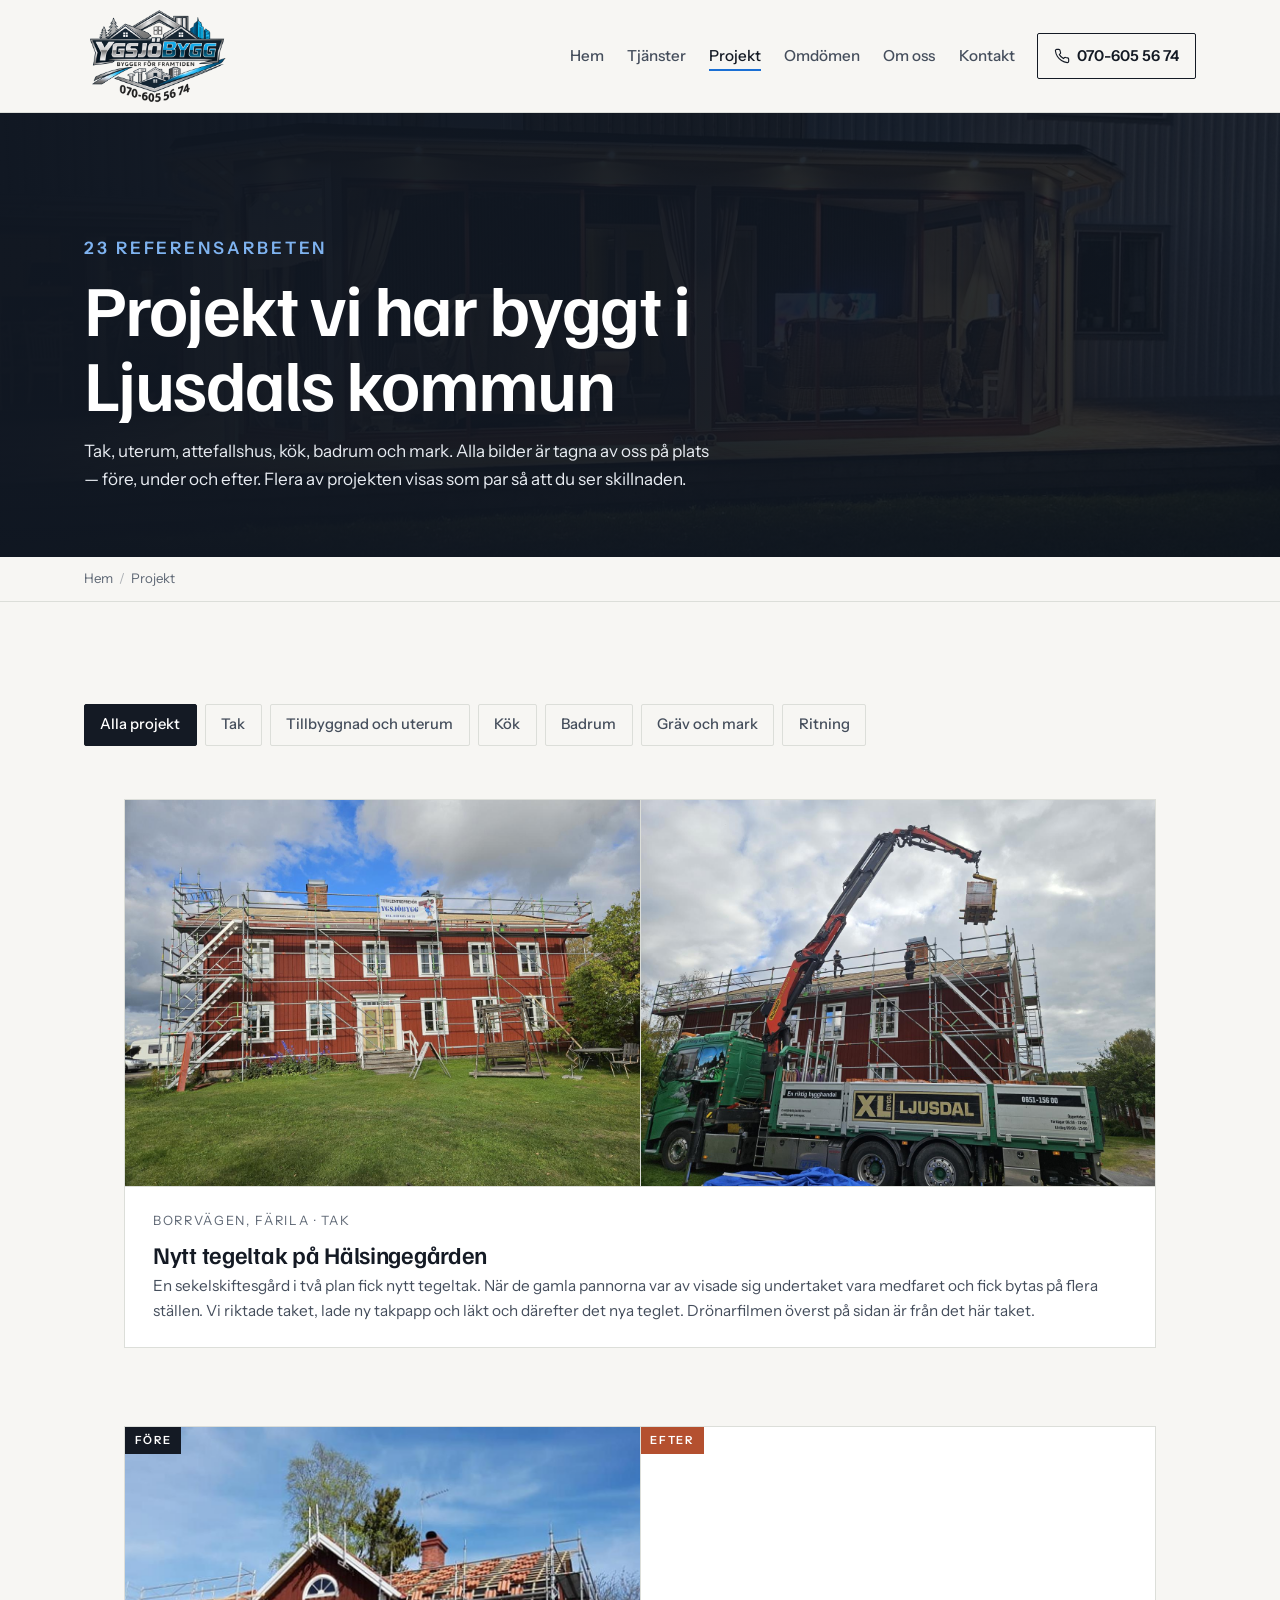
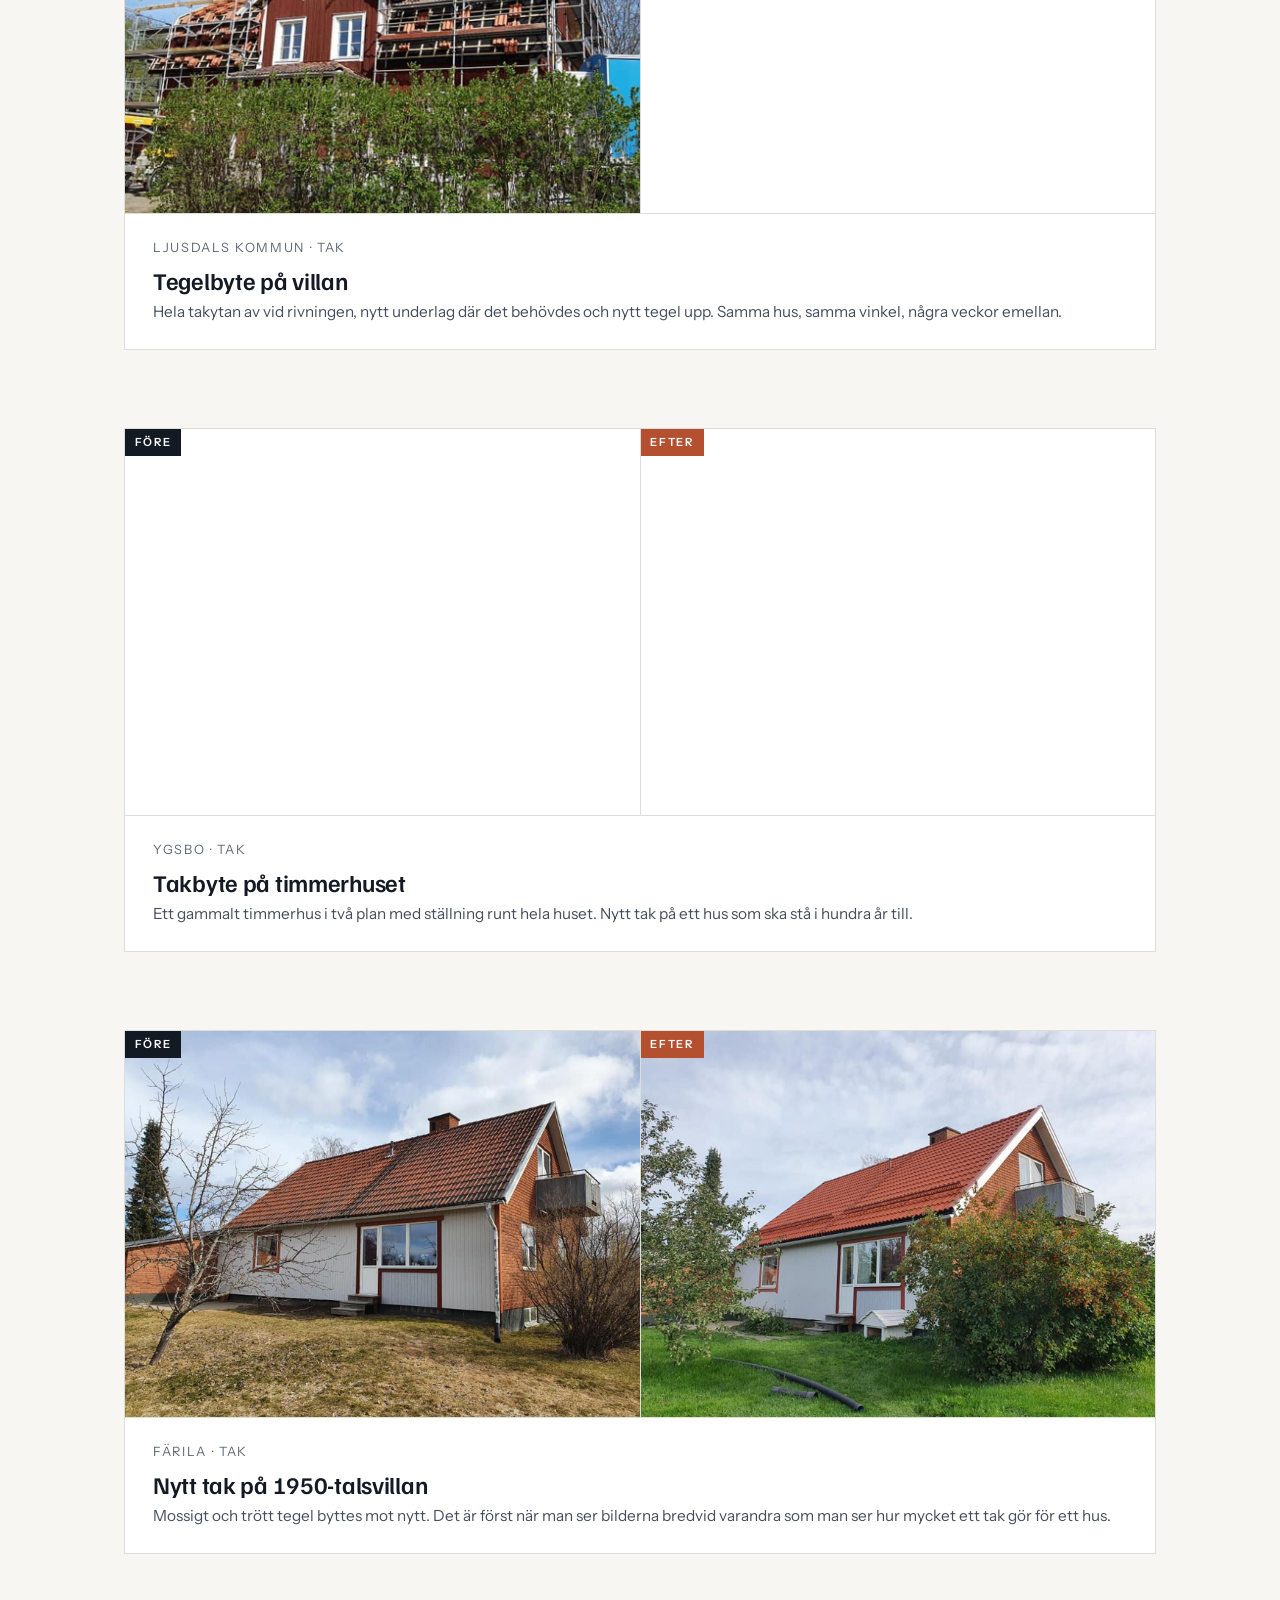
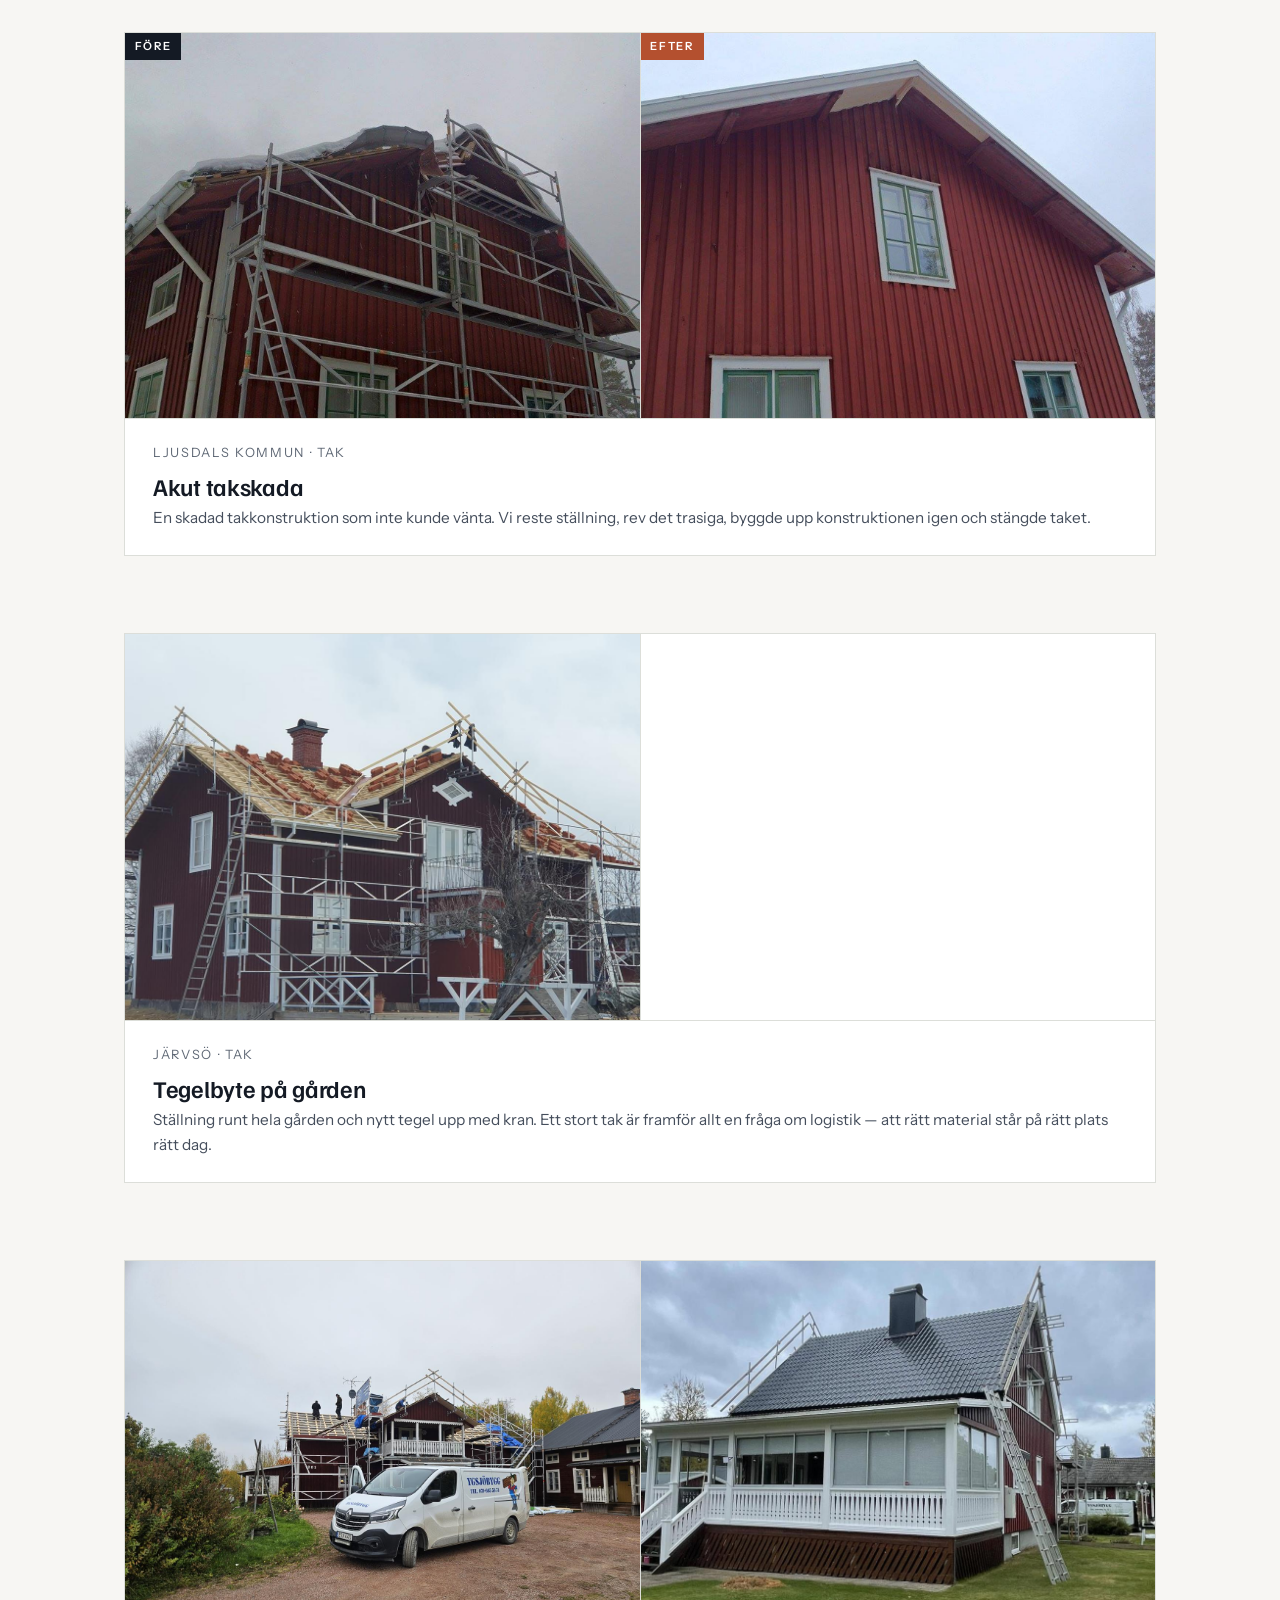
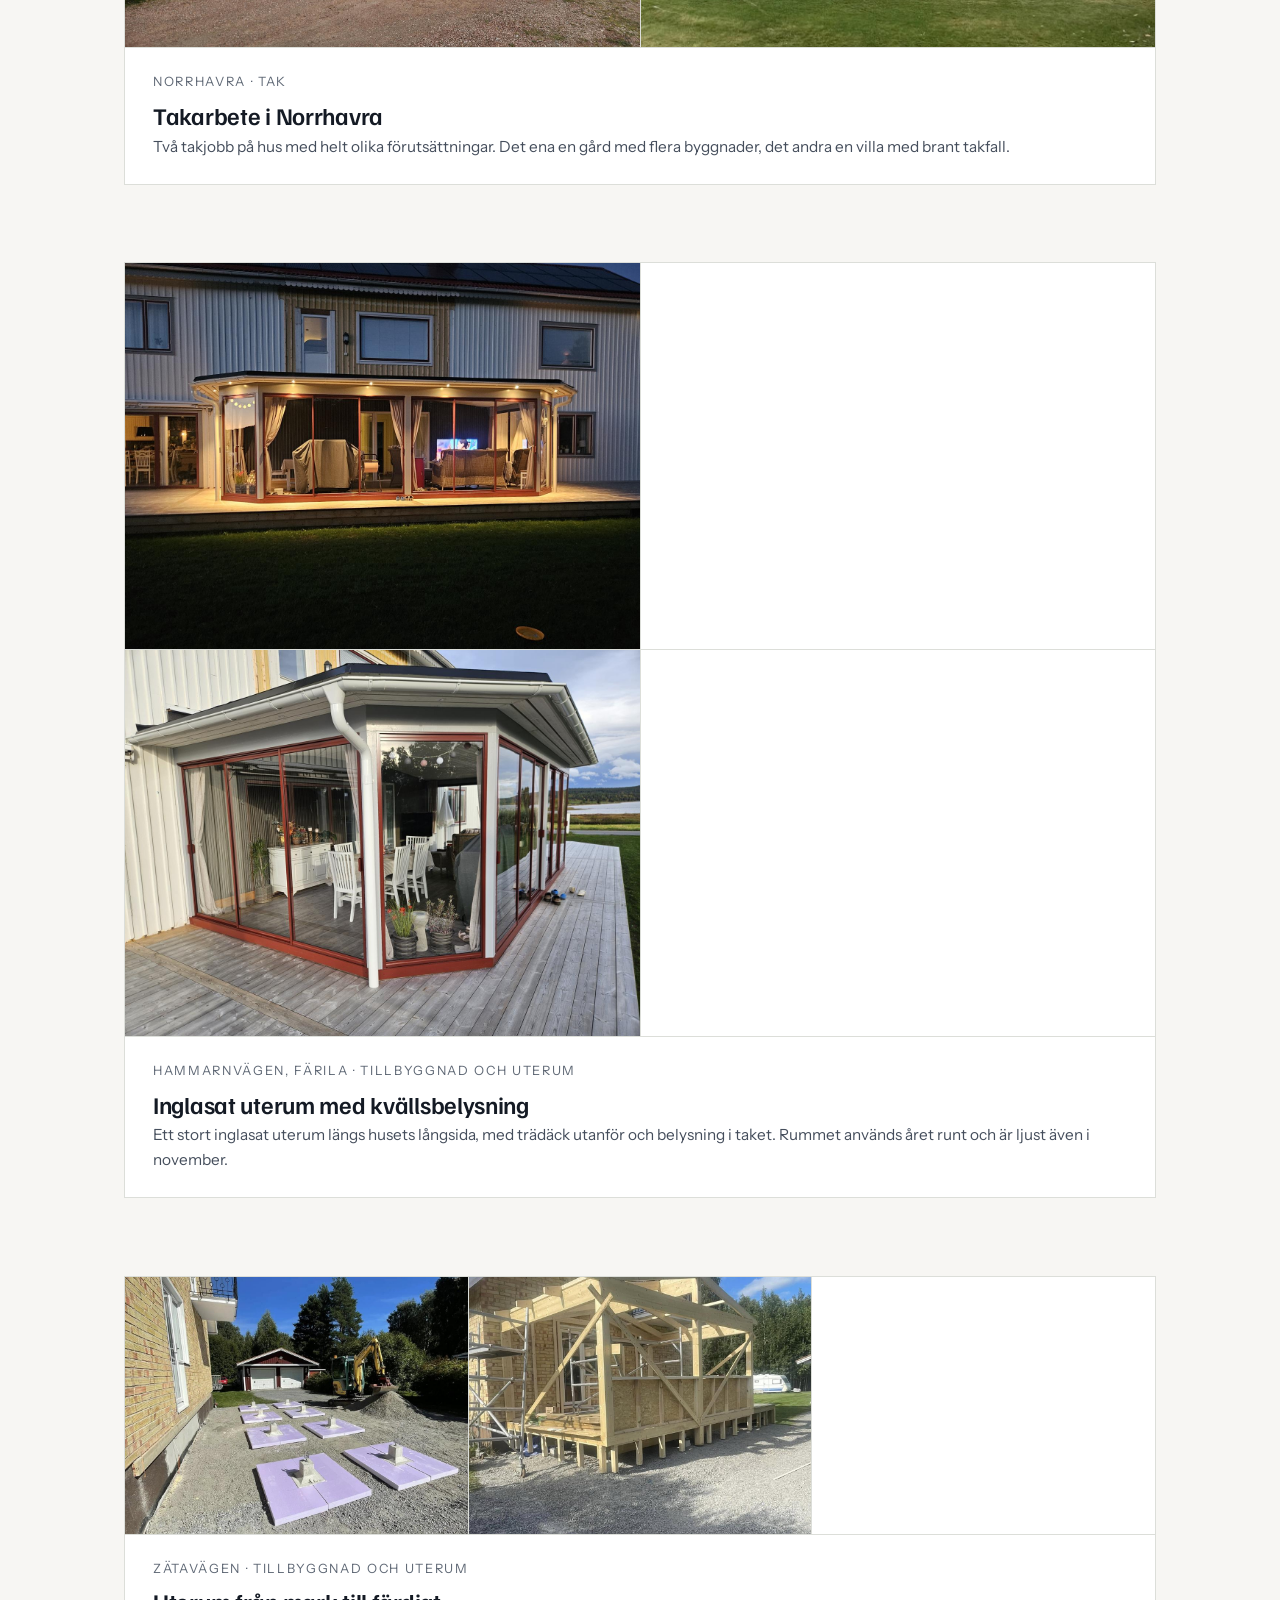
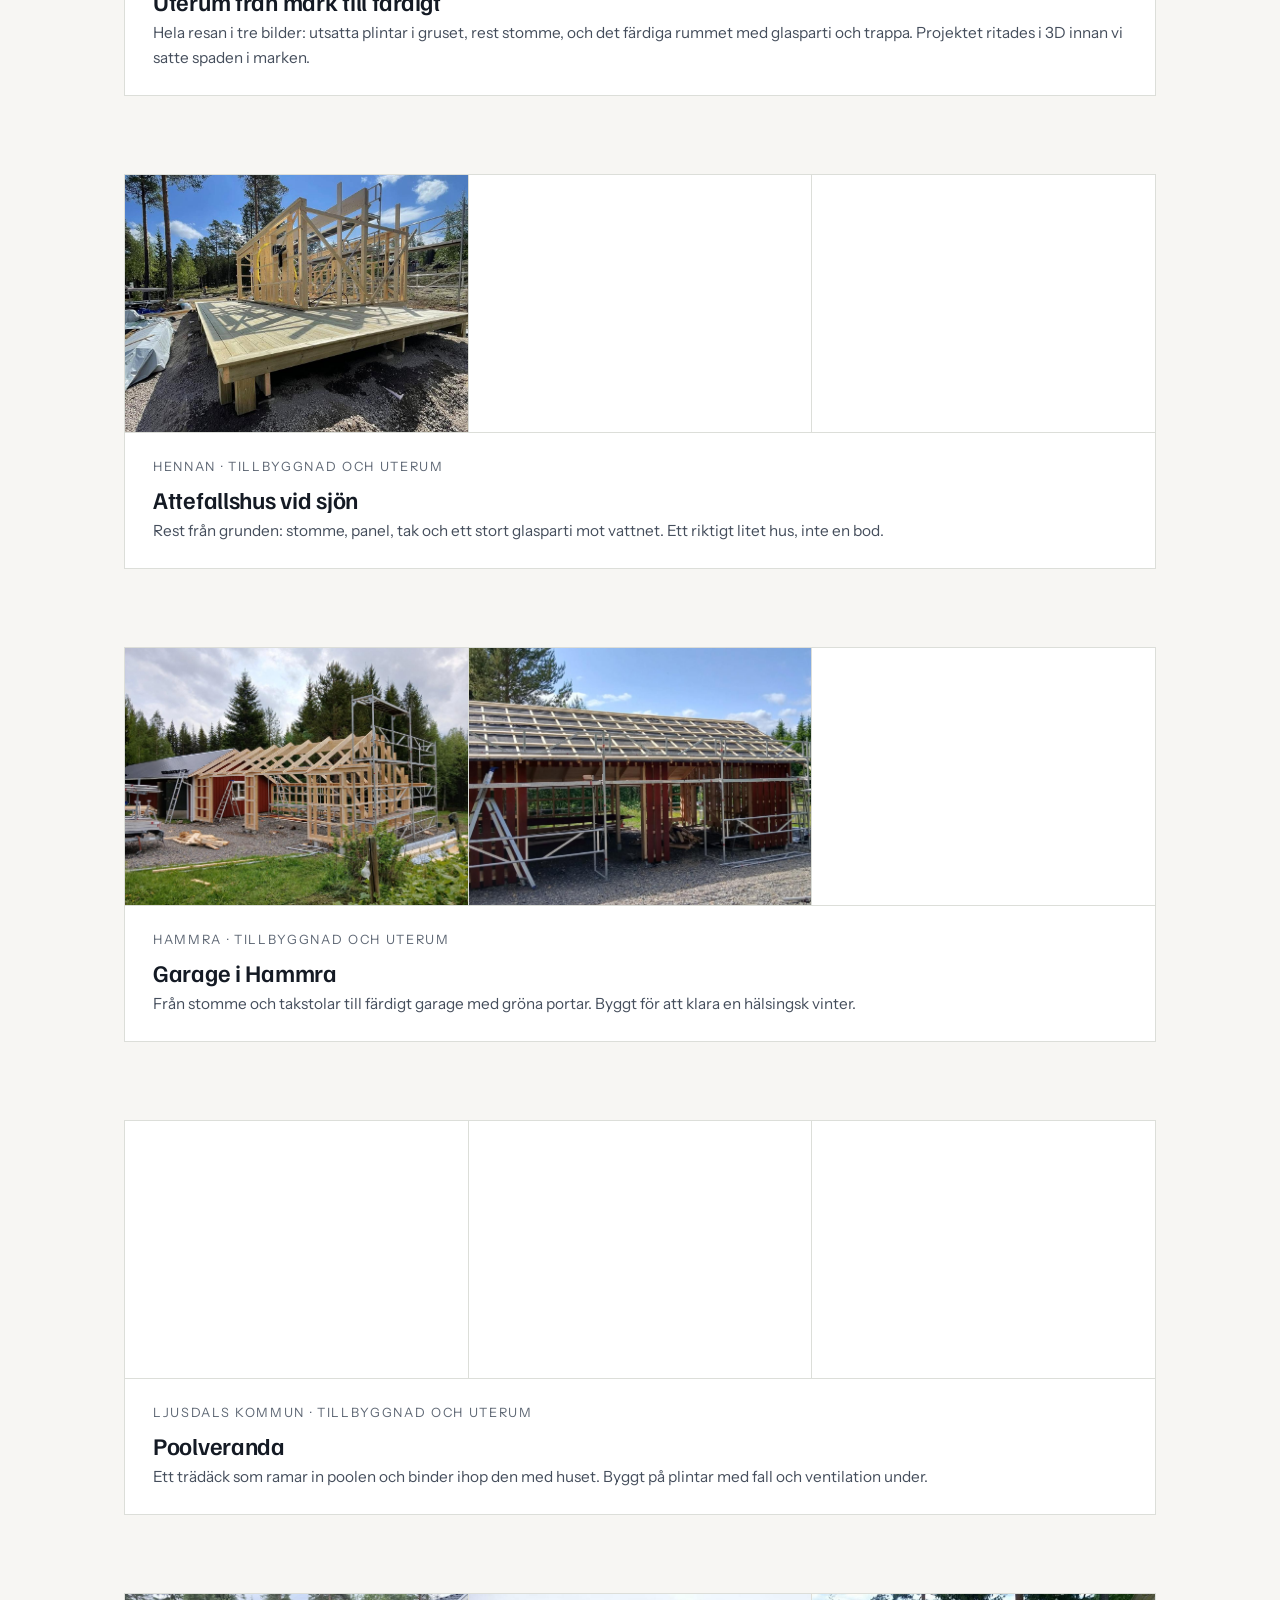
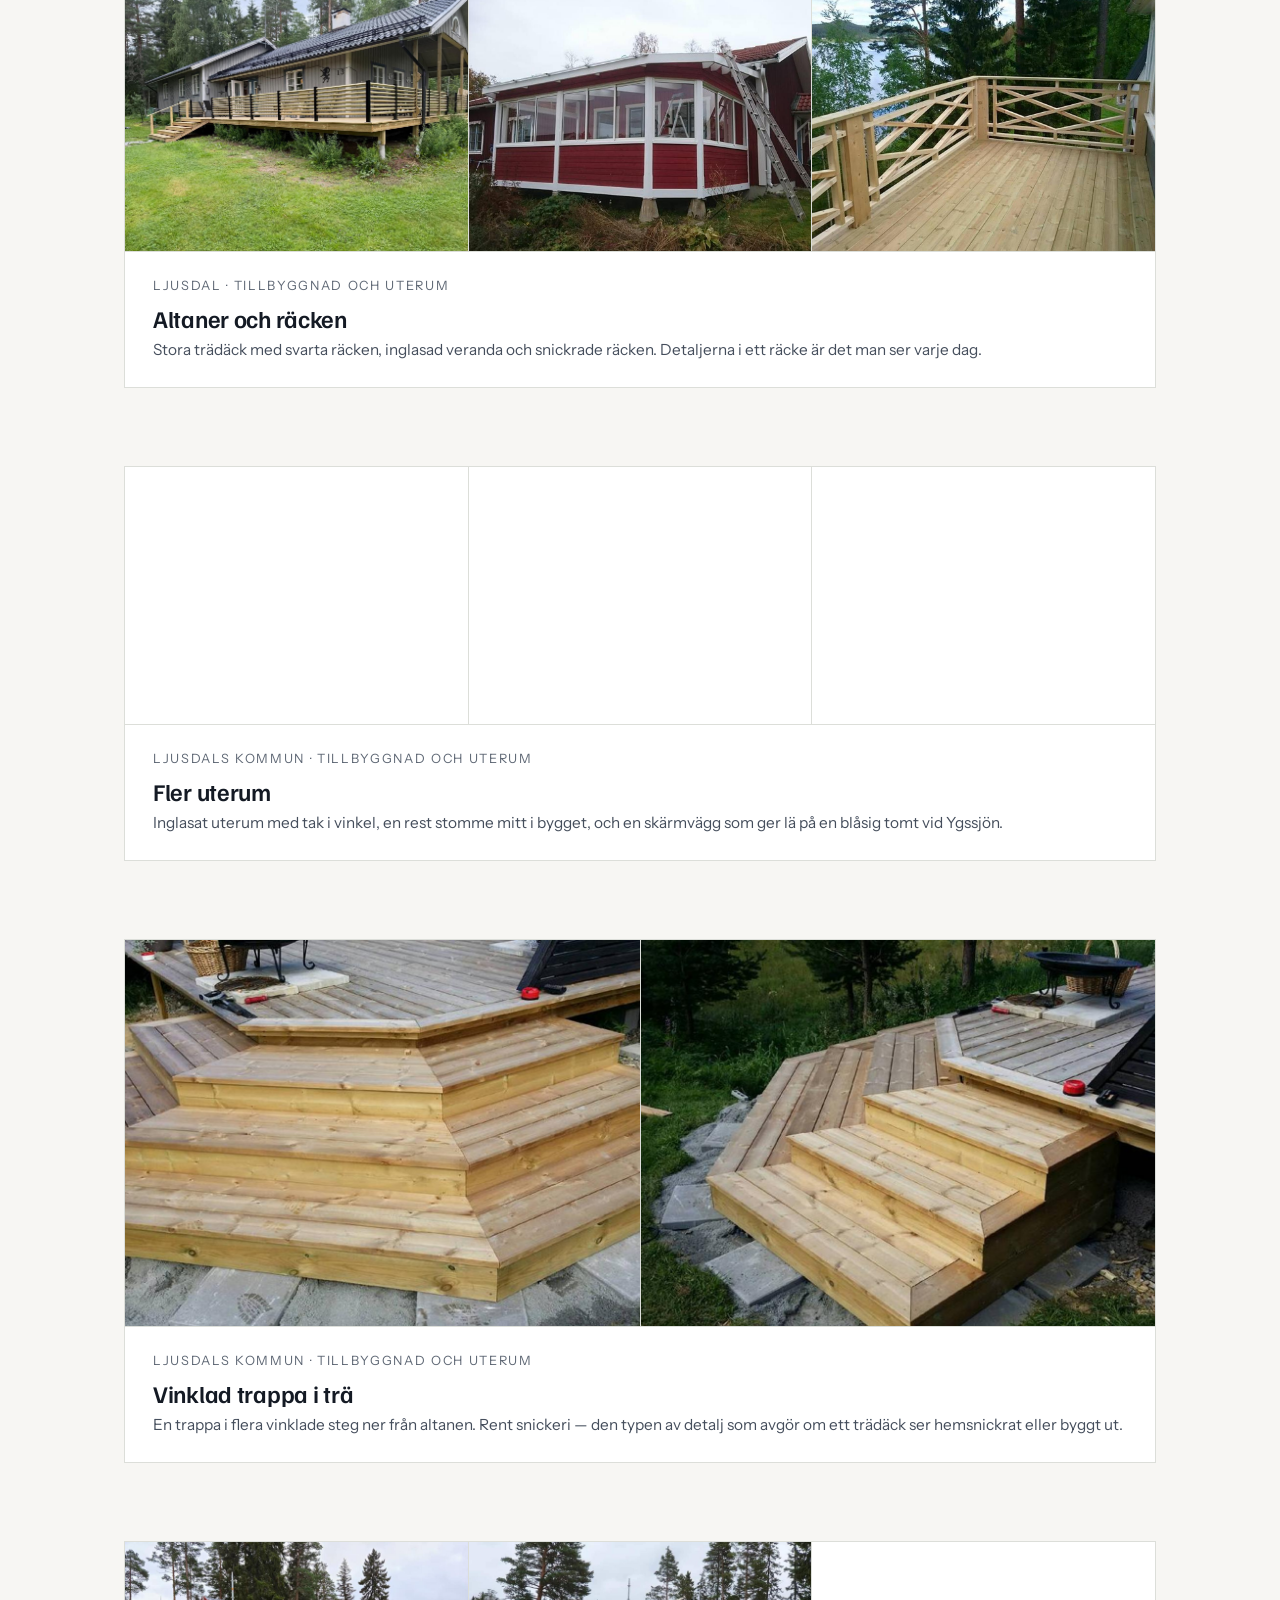
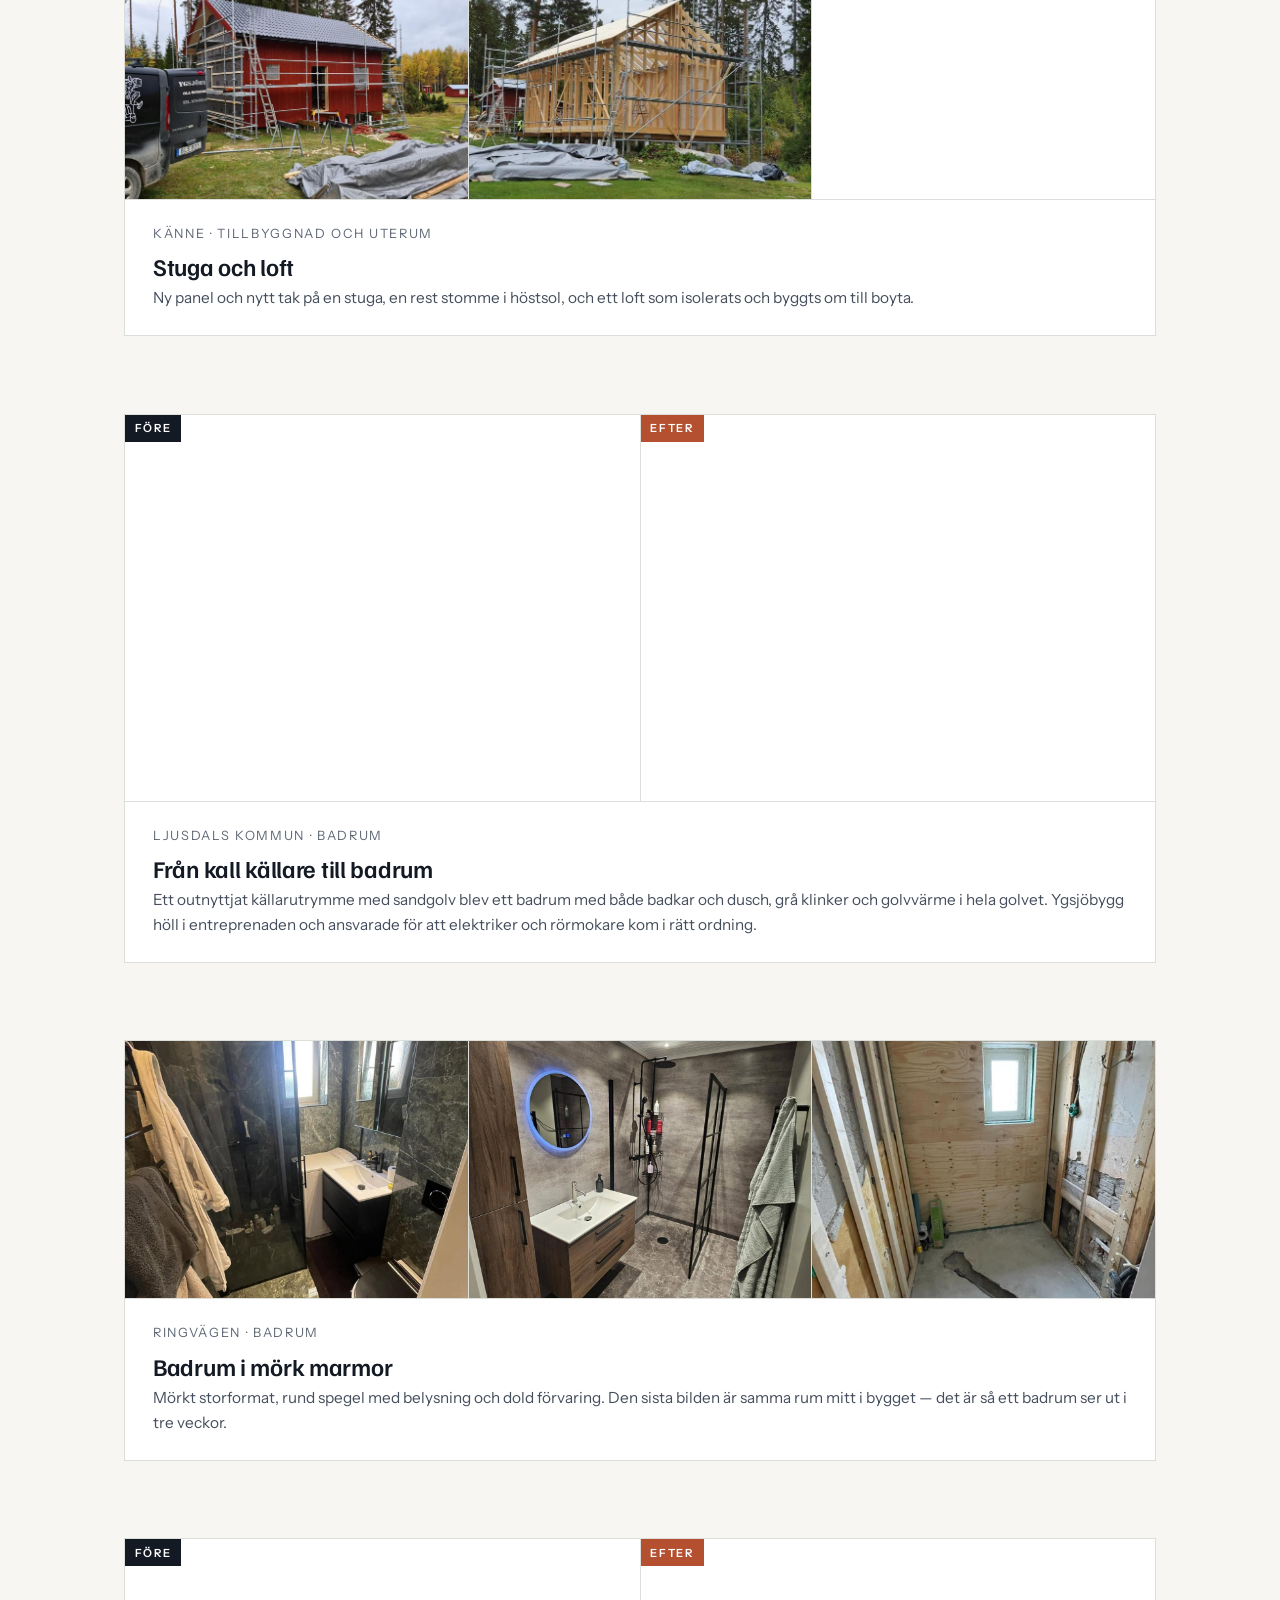
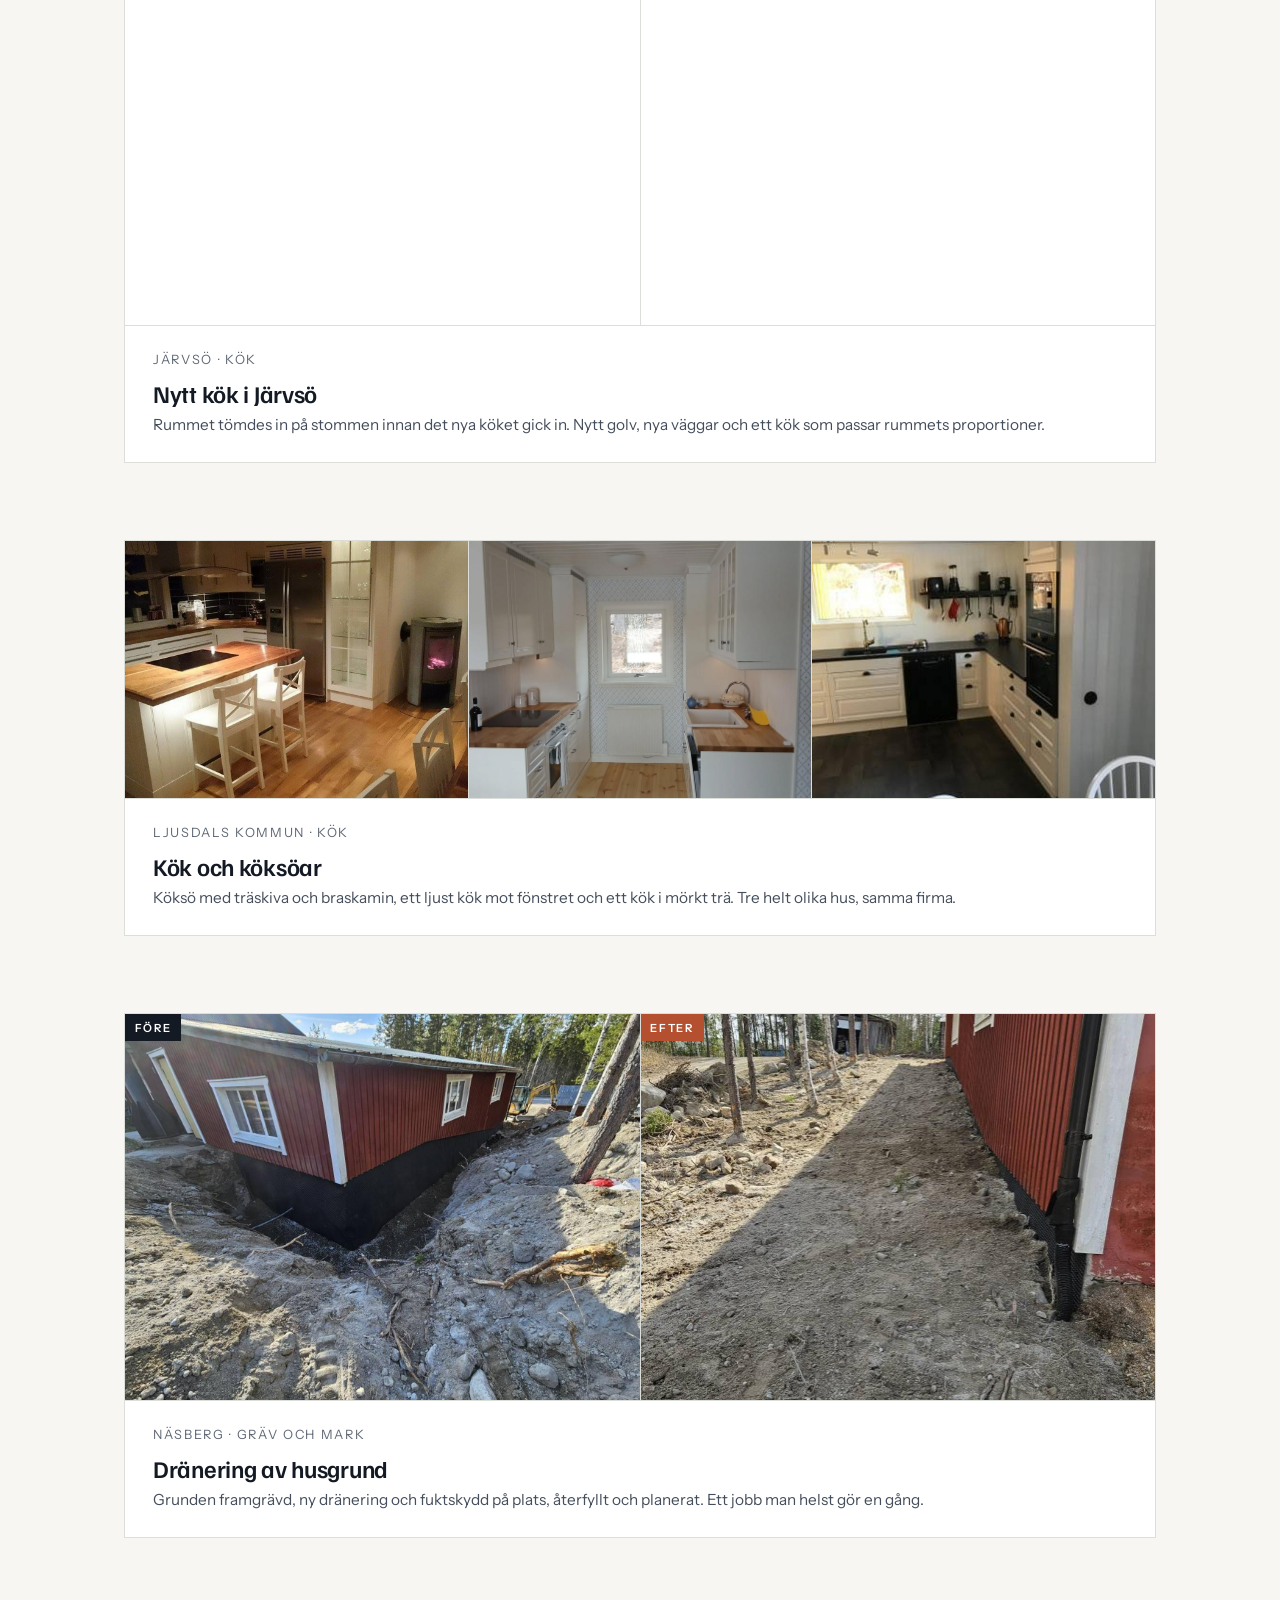
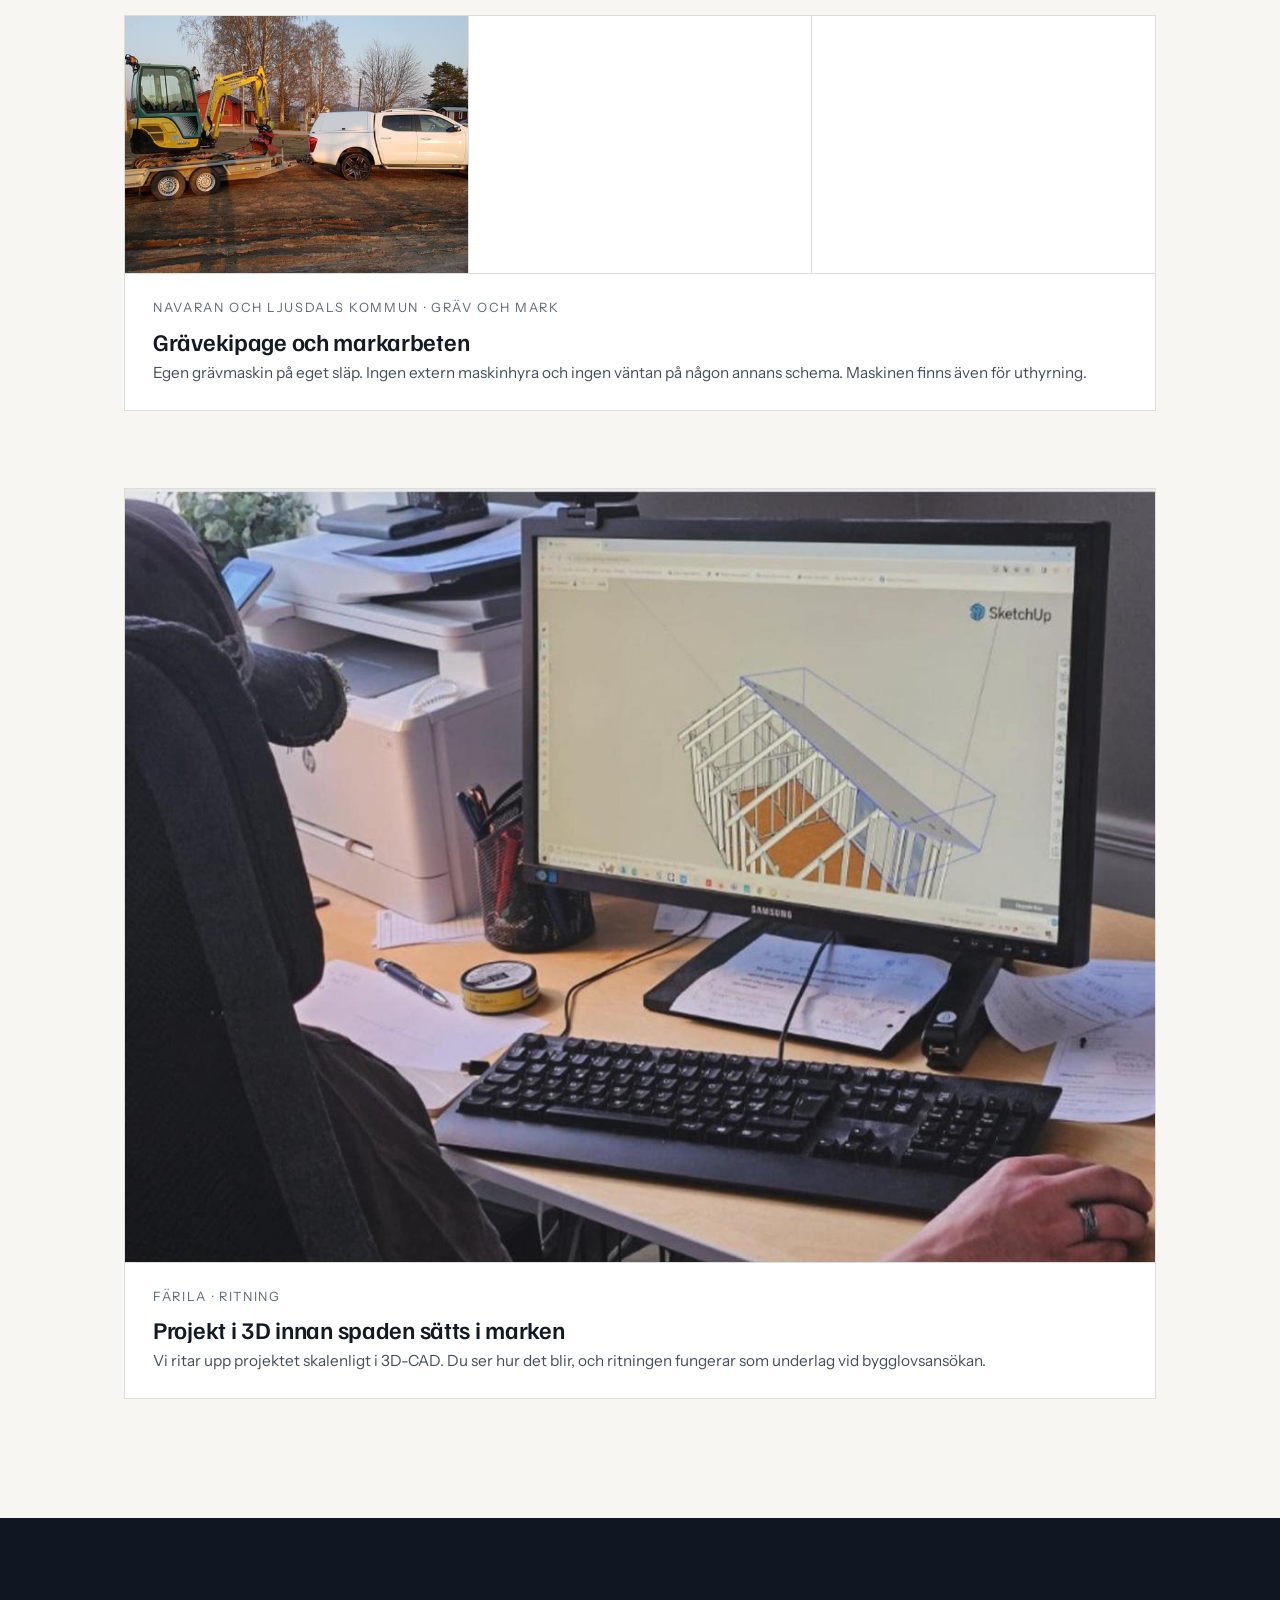
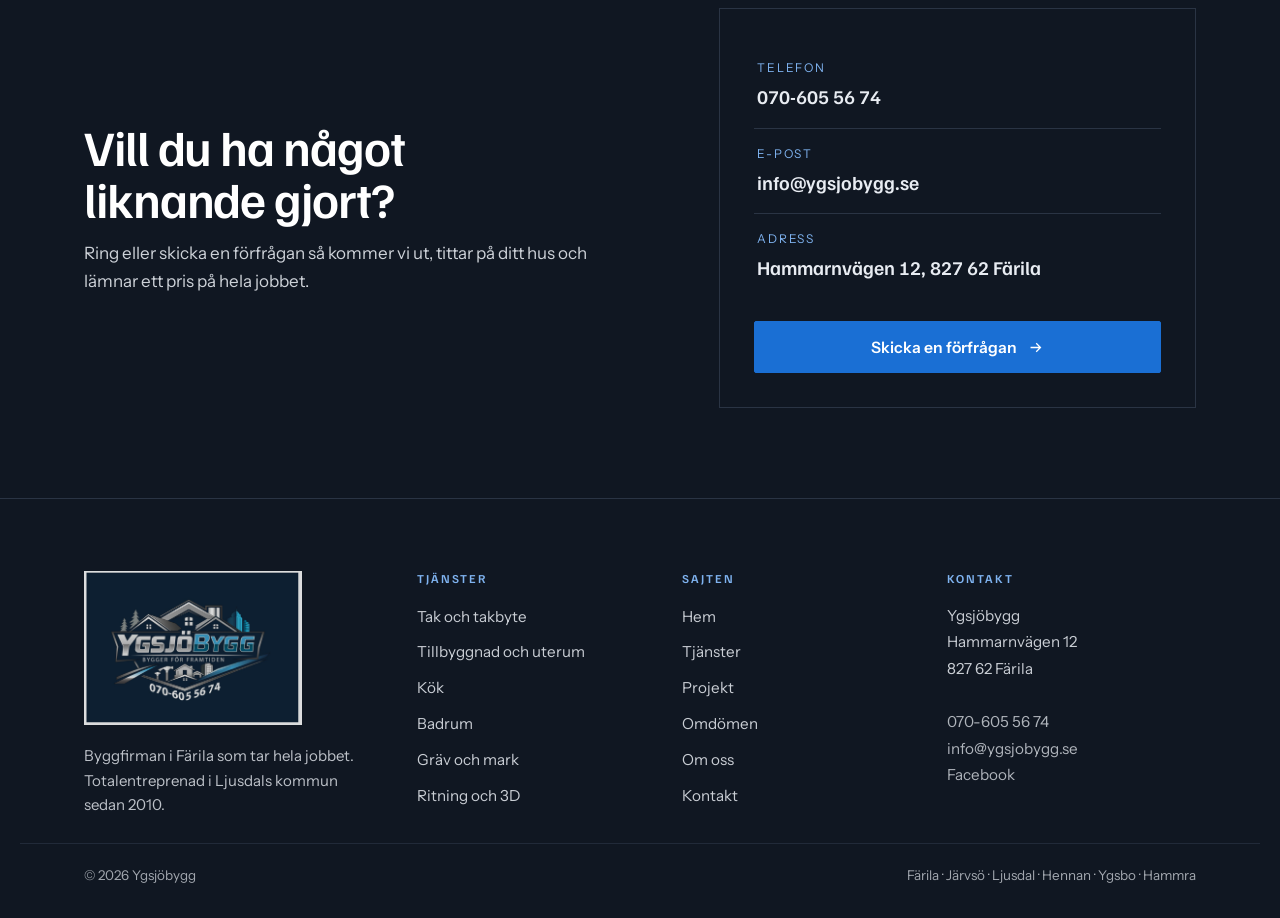
<file: projekt.html>
<!doctype html>
<html lang="sv">
<head>
<meta charset="utf-8">
<meta name="viewport" content="width=device-width,initial-scale=1,viewport-fit=cover">
<title>Projekt och referensarbeten | Ygsjöbygg</title>
<meta name="description" content="23 byggprojekt från Färila, Järvsö, Ljusdal, Hennan och Ygsbo — takbyten, uterum, attefallshus, kök, badrum och dränering. Med före- och efterbilder.">
<meta name="keywords" content="referensarbeten byggfirma Ljusdal, takbyte före efter, uterum Färila, attefallshus Hennan, badrumsrenovering före efter, byggprojekt Järvsö">
<meta name="robots" content="index,follow,max-image-preview:large,max-snippet:-1,max-video-preview:-1">
<link rel="canonical" href="https://ygsjobygg.se/projekt">
<meta name="theme-color" content="#101722">
<meta name="geo.region" content="SE-X">
<meta name="geo.placename" content="Färila, Ljusdals kommun">
<meta property="og:type" content="website">
<meta property="og:locale" content="sv_SE">
<meta property="og:site_name" content="Ygsjöbygg">
<meta property="og:title" content="Projekt och referensarbeten | Ygsjöbygg">
<meta property="og:description" content="23 byggprojekt från Färila, Järvsö, Ljusdal, Hennan och Ygsbo — takbyten, uterum, attefallshus, kök, badrum och dränering. Med före- och efterbilder.">
<meta property="og:url" content="https://ygsjobygg.se/projekt">
<meta property="og:image" content="https://ygsjobygg.se/media/uterum-hammarn-kvall.jpg">
<meta name="twitter:card" content="summary_large_image">
<meta name="twitter:title" content="Projekt och referensarbeten | Ygsjöbygg">
<meta name="twitter:description" content="23 byggprojekt från Färila, Järvsö, Ljusdal, Hennan och Ygsbo — takbyten, uterum, attefallshus, kök, badrum och dränering. Med före- och efterbilder.">
<meta name="twitter:image" content="https://ygsjobygg.se/media/uterum-hammarn-kvall.jpg">
<link rel="icon" href="media/ygsjobygg-logo-2026.png" type="image/png">
<link rel="preconnect" href="https://fonts.googleapis.com">
<link rel="preconnect" href="https://fonts.gstatic.com" crossorigin>
<link href="https://fonts.googleapis.com/css2?family=Familjen+Grotesk:wght@400;500;600;700&family=Instrument+Sans:wght@400;500;600&display=swap" rel="stylesheet">

<style>
/* DESIGN — Ygsjöbygg, Färila
   FÖR VEM: husägare i Ljusdals kommun (Färila, Järvsö, Ljusdal, Hennan, Ygsbo, Hammra)
   med ett timmerhus eller en villa från 1900-talet som behöver nytt tak, badrum, kök,
   uterum eller dränering. De vill inte vara projektledare på sin egen semester.
   FÖRSTA TVÅ SEKUNDERNA: en riktig firma som står på ett tak i Hälsingland i oktober.
   Lugn, konkret, lokal. Inte en byrå.
   DIAGNOS AV GAMLA SAJTEN: tre bra referenstexter begravda under en WordPress-mall,
   ingen projektsida, inga bilder på 60+ färdiga jobb, ingen struktur för Google.
   FÄRG: --blue pixelplockad ur deras egen logotyp (Ygsjobygg_Social_Profil, den rena
   versionen). --tegel plockat ur drönarbilden på taket de själva lagt på Borrvägen
   (#C06048 i originalet, nedtonat till #B4502F för kontrast). Ingen beige.
   TYPSNITT: Familjen Grotesk till rubriker (svensk grotesk med egen karaktär i g och y
   — passar ett företag som heter Ygsjöbygg) och Instrument Sans till brödtext.
   MOTIV: "läkten" — en 1 px linje med korta vertikala streck med jämna mellanrum,
   som läkt på ett tak. Återkommer som sektionsavdelare, under rubriker och som ram
   runt före/efter-paren.
   RÖRELSE: reveal = translate + fade, 700 ms, ease-out. Hover = bild 1.03 + understrykning.
   Ingen animation på h1, telefonnummer eller pris. prefers-reduced-motion stänger av
   allt och pausar videon.
   KUNDOMDÖMEN: publicerade Google-omdömen hämtade från Kundernas.se 2026-11-04.
   MEDVETET BORTVALT:
   priser (de offererar per projekt), kort-med-skugga, ikonrutor, numrerade steg.
   KONTRAST (uträknad före CSS): ink/paper 16.15 · ink-2 7.78 · mute 5.22 · blue 4.55
   · blue-deep 7.79 · tegel 4.71 · on-night/night 15.17 · blue-night 8.23
*/

:root{
  --ink:#141A24; --ink-2:#454E5C; --mute:#5F6875;
  --blue:#1A6FD4; --blue-deep:#0E4C96; --blue-night:#7FB3F0;
  --tegel:#B4502F; --tegel-night:#C8714F;
  --paper:#F7F6F3; --sky:#E9F0F8; --white:#FFFFFF;
  --night:#101722; --on-night:#E8ECF2;
  --line:#DCDED9; --line-night:#2A3444;
  --ease:cubic-bezier(.22,.61,.36,1);
  --pad:clamp(20px,5vw,72px);
  --maxw:1240px;
}

*{box-sizing:border-box}
html{-webkit-text-size-adjust:100%;scroll-behavior:smooth}
@media(prefers-reduced-motion:reduce){html{scroll-behavior:auto}}
body{
  margin:0;background:var(--paper);color:var(--ink);
  font-family:"Instrument Sans",system-ui,-apple-system,"Segoe UI",sans-serif;
  font-size:17px;line-height:1.62;-webkit-font-smoothing:antialiased;
  overflow-x:hidden;
}
img{max-width:100%;height:auto;display:block}
a{color:inherit}
h1,h2,h3,h4{font-family:"Familjen Grotesk","Instrument Sans",sans-serif;
  font-weight:600;line-height:1.04;letter-spacing:-.022em;margin:0}
h1{font-size:clamp(2.4rem,6.2vw,4.5rem)}
h2{font-size:clamp(1.85rem,4vw,3.1rem)}
h3{font-size:clamp(1.18rem,1.9vw,1.5rem);line-height:1.18;letter-spacing:-.012em}
h4{font-size:1.02rem;line-height:1.3;letter-spacing:0}
p{margin:0 0 1.1em}
p:last-child{margin-bottom:0}
em{font-style:normal;color:var(--tegel)}
.wrap{max-width:var(--maxw);margin:0 auto;padding-left:var(--pad);padding-right:var(--pad)}
[id]{scroll-margin-top:96px}
.sr{position:absolute;width:1px;height:1px;overflow:hidden;clip:rect(0 0 0 0);white-space:nowrap}

/* ——— MOTIVET: läkten ——— */
.lakt{position:relative;height:11px;margin:0}
.lakt::before{content:"";position:absolute;left:0;right:0;bottom:0;height:1px;background:currentColor;opacity:.75}
.lakt::after{content:"";position:absolute;inset:0;
  background-image:repeating-linear-gradient(90deg,currentColor 0 1px,transparent 1px 15px);opacity:.26}

/* ——— Etiketter ——— */
.lbl{font-size:.735rem;letter-spacing:.17em;text-transform:uppercase;font-weight:600;
  color:var(--mute);margin:0 0 .5rem}
.lbl-b{color:var(--blue-deep)}

/* ——— Knappar ——— */
.btn{display:inline-flex;align-items:center;gap:.6em;min-height:48px;padding:.78em 1.5em;
  background:var(--blue);color:#fff;text-decoration:none;font-weight:600;font-size:.98rem;
  border:1px solid var(--blue);border-radius:2px;transition:background .25s var(--ease),border-color .25s var(--ease)}
.btn:hover{background:var(--blue-deep);border-color:var(--blue-deep)}
.btn-2{background:transparent;color:var(--ink);border-color:var(--ink)}
.btn-2:hover{background:var(--ink);border-color:var(--ink);color:#fff}
.btn-l{background:transparent;color:#fff;border-color:rgba(255,255,255,.62)}
.btn-l:hover{background:#fff;color:var(--ink);border-color:#fff}
.btn svg{width:17px;height:17px;flex:none}

/* ——— Navigation ——— */
.nav{position:sticky;top:0;z-index:60;background:var(--paper);border-bottom:1px solid var(--line)}
.nav-in{max-width:var(--maxw);margin:0 auto;padding:.7rem var(--pad);
  display:flex;align-items:center;gap:1.4rem}
.nav-menu{display:flex;align-items:center;gap:1.4rem;margin-left:auto}
.mark{display:flex;align-items:center;margin-right:auto;text-decoration:none;min-height:46px}
.mark img{width:clamp(136px,14vw,172px)}
.nav-links{display:flex;align-items:center;gap:1.45rem;list-style:none;margin:0;padding:0}
.nav-links a{text-decoration:none;font-size:.95rem;font-weight:500;color:var(--ink-2);
  padding:.45rem 0;position:relative;transition:color .22s var(--ease)}
.nav-links a::after{content:"";position:absolute;left:0;right:100%;bottom:.1rem;height:1.5px;
  background:var(--blue);transition:right .3s var(--ease)}
.nav-links a:hover,.nav-links a[aria-current]{color:var(--ink)}
.nav-links a:hover::after,.nav-links a[aria-current]::after{right:0}
.nav-tel{display:inline-flex;align-items:center;gap:.5em;min-height:46px;padding:.45em 1.05em;
  border:1px solid var(--ink);border-radius:2px;text-decoration:none;font-weight:600;font-size:.94rem;
  transition:background .25s var(--ease),color .25s var(--ease)}
.nav-tel:hover{background:var(--ink);color:#fff}
.burger{display:none;align-items:center;justify-content:center;width:46px;height:46px;
  background:none;border:1px solid var(--line);border-radius:2px;cursor:pointer;padding:0}
.burger span{display:block;width:19px;height:1.5px;background:var(--ink);position:relative}
.burger span::before,.burger span::after{content:"";position:absolute;left:0;width:19px;height:1.5px;background:var(--ink)}
.burger span::before{top:-6px}.burger span::after{top:6px}
@media(max-width:980px){
  .nav-menu{display:none}
  .burger{display:flex;margin-left:auto}
  .nav.open .nav-menu{display:flex;position:absolute;top:100%;left:0;right:0;flex-direction:column;
    align-items:stretch;gap:0;margin:0;background:var(--paper);
    border-bottom:1px solid var(--line);padding:.2rem var(--pad) 1.2rem;
    box-shadow:0 18px 30px -24px rgba(16,23,34,.5)}
  .nav.open .nav-links{flex-direction:column;align-items:stretch;gap:0;width:100%}
  .nav.open .nav-links a{padding:.9rem 0;border-bottom:1px solid var(--line);font-size:1.06rem}
  .nav.open .nav-links a::after{display:none}
  .nav.open .nav-tel{margin-top:1rem;justify-content:center;background:var(--blue);
    color:#fff;border-color:var(--blue)}
}

/* ——— HERO med video ——— */
.hero{position:relative;min-height:clamp(560px,86svh,860px);display:grid;grid-template-rows:1fr auto;
  background:var(--night);color:#fff;overflow:hidden;isolation:isolate}
.hero video,.hero .poster{position:absolute;inset:0;width:100%;height:100%;object-fit:cover;z-index:0}
.hero::after{content:"";position:absolute;inset:0;z-index:1;pointer-events:none;
  background:
   linear-gradient(180deg,rgba(10,16,24,.52) 0%,rgba(10,16,24,.12) 26%,rgba(10,16,24,.34) 48%,
     rgba(10,16,24,.86) 68%,rgba(10,16,24,.94) 100%),
   linear-gradient(90deg,rgba(10,16,24,.5) 0%,rgba(10,16,24,.12) 52%,rgba(10,16,24,0) 100%)}
.hero-copy{position:relative;z-index:2;align-self:end;max-width:var(--maxw);width:100%;margin:0 auto;
  padding:0 var(--pad) clamp(28px,4vh,48px)}
.hero-copy .lbl{color:rgba(255,255,255,.82)}
.hero-copy .lakt{color:#fff;max-width:230px;margin-bottom:1.3rem}
.hero h1{max-width:17ch;text-shadow:0 1px 26px rgba(8,13,20,.5)}
.hero h1 em{color:#fff;opacity:.72}
.hero-sub{max-width:52ch;margin:1.15rem 0 1.7rem;font-size:clamp(1.02rem,1.5vw,1.17rem);
  color:rgba(255,255,255,.93);text-shadow:0 1px 18px rgba(8,13,20,.55)}
.hero-cta{display:flex;flex-wrap:wrap;gap:.7rem}
.hero-foot{position:relative;z-index:2;border-top:1px solid rgba(255,255,255,.2);
  background:rgba(10,16,24,.5);backdrop-filter:blur(2px)}
.hero-foot ul{max-width:var(--maxw);margin:0 auto;padding:0 var(--pad);list-style:none;
  display:grid;grid-template-columns:repeat(4,1fr)}
.hero-foot li{padding:.95rem 1.1rem .95rem 0;font-size:.9rem;color:rgba(255,255,255,.9);
  display:flex;align-items:baseline;gap:.55em}
.hero-foot b{font-family:"Familjen Grotesk",sans-serif;font-size:1.3rem;font-weight:600;color:#fff}
@media(max-width:860px){
  .hero{min-height:clamp(520px,84svh,760px)}
  .hero-foot ul{grid-template-columns:1fr 1fr}
  .hero-foot li:nth-child(-n+2){border-bottom:1px solid rgba(255,255,255,.16)}
}
@media(max-width:430px){.hero h1{font-size:2.25rem}}

/* ——— Sidhuvud på undersidor ——— */
.phead{background:var(--night);color:var(--on-night);position:relative;overflow:hidden}
.phead-in{max-width:var(--maxw);margin:0 auto;padding:clamp(56px,9vw,104px) var(--pad) clamp(40px,6vw,64px)}
.phead .lbl{color:var(--blue-night)}
.phead h1{max-width:19ch;color:#fff}
.phead p{max-width:58ch;margin-top:1.1rem;color:var(--on-night);font-size:1.07rem}
.phead .lakt{color:#fff;max-width:200px;margin-bottom:1.2rem}
.phead-img{position:absolute;inset:0;z-index:0;opacity:.3}
.phead-img img{width:100%;height:100%;object-fit:cover}
.phead-in{position:relative;z-index:2}
.phead.has-img::after{content:"";position:absolute;inset:0;z-index:1;
  background:linear-gradient(90deg,rgba(16,23,34,.96) 0%,rgba(16,23,34,.78) 55%,rgba(16,23,34,.5) 100%)}

/* ——— Brödsmulor ——— */
.crumbs{border-bottom:1px solid var(--line);background:var(--paper)}
.crumbs ol{max-width:var(--maxw);margin:0 auto;padding:.7rem var(--pad);list-style:none;
  display:flex;flex-wrap:wrap;gap:.45em;font-size:.83rem;color:var(--mute)}
.crumbs a{color:var(--mute);text-decoration:none}
.crumbs a:hover{color:var(--ink);text-decoration:underline}
.crumbs li+li::before{content:"/";margin-right:.45em;opacity:.5}

/* ——— Sektioner ——— */
.sec{padding:clamp(56px,8vw,112px) 0}
.sec-sky{background:var(--sky)}
.sec-night{background:var(--night);color:var(--on-night)}
.sec-night h2,.sec-night h3{color:#fff}
.sec-night .lbl{color:var(--blue-night)}
.sec-night .lakt{color:#fff}
.sec-tight{padding:clamp(40px,5vw,64px) 0}
.shead{max-width:var(--maxw);margin:0 auto;padding:0 var(--pad);margin-bottom:clamp(32px,4vw,56px)}
.shead .lakt{max-width:170px;margin-bottom:1.1rem;color:var(--ink)}
.shead h2{max-width:20ch}
.shead p{max-width:60ch;margin-top:1rem;color:var(--ink-2);font-size:1.06rem}
.shead-row{display:flex;flex-wrap:wrap;gap:2rem;align-items:flex-end;justify-content:space-between}
.shead-row>div:first-child{flex:1 1 420px}

/* ——— Flush rutnät: tjänster (delade kantlinjer, inga kort) ——— */
.grid-flush{max-width:var(--maxw);margin:0 auto;padding:0 var(--pad);
  display:grid;grid-template-columns:repeat(3,1fr);gap:1px;background:var(--line);
  border:1px solid var(--line);border-left:0;border-right:0}
.grid-flush.g2{grid-template-columns:repeat(2,1fr)}
.cell{background:var(--paper);padding:clamp(22px,2.6vw,34px);display:flex;flex-direction:column;gap:.7rem;
  text-decoration:none;color:inherit;position:relative;transition:background .3s var(--ease)}
.sec-sky .cell{background:var(--sky)}
a.cell:hover{background:var(--white)}
.cell .num{font-size:.74rem;letter-spacing:.14em;color:var(--blue-deep);font-weight:600}
.cell h3{margin-top:.1rem}
.cell p{color:var(--ink-2);font-size:.97rem}
.cell .go{margin-top:auto;padding-top:.9rem;font-weight:600;font-size:.93rem;color:var(--blue-deep);
  display:inline-flex;align-items:center;gap:.45em}
a.cell:hover .go span{text-decoration:underline}
.cell-img{display:block;margin:0 calc(-1*clamp(22px,2.6vw,34px)) clamp(4px,1vw,10px);overflow:hidden;
  margin-top:calc(-1*clamp(22px,2.6vw,34px));aspect-ratio:16/10}
.cell-img img{width:100%;height:100%;object-fit:cover;transition:transform .7s var(--ease)}
a.cell:hover .cell-img img{transform:scale(1.035)}
@media(max-width:900px){.grid-flush{grid-template-columns:repeat(2,1fr)}}
@media(max-width:600px){.grid-flush,.grid-flush.g2{grid-template-columns:1fr}}
.grid-flush.g2>.cell:last-child:nth-child(odd){grid-column:1/-1}
@media(max-width:600px){.grid-flush.g2>.cell:last-child:nth-child(odd){grid-column:auto}}

/* ——— Siffror / fakta ——— */
.facts{max-width:var(--maxw);margin:0 auto;padding:0 var(--pad);
  display:grid;grid-template-columns:repeat(4,1fr);gap:1px;background:var(--line);
  border-block:1px solid var(--line)}
.facts div{background:var(--paper);padding:clamp(20px,2.4vw,30px)}
.sec-sky .facts div{background:var(--sky)}
.facts b{display:block;font-family:"Familjen Grotesk",sans-serif;font-weight:600;
  font-size:clamp(1.9rem,3.4vw,2.7rem);line-height:1;letter-spacing:-.02em}
.facts span{display:block;margin-top:.5rem;font-size:.89rem;color:var(--mute)}
@media(max-width:760px){.facts{grid-template-columns:1fr 1fr}}

/* ——— Före / efter-par ——— */
.ba{border:1px solid var(--line);background:var(--white);overflow:hidden}
.sec-night .ba{border-color:var(--line-night);background:#16202E}
.ba-pair{display:grid;grid-template-columns:1fr 1fr;gap:1px;background:var(--line)}
.sec-night .ba-pair{background:var(--line-night)}
.ba-half{position:relative;background:var(--white)}
.ba-half img{width:100%;aspect-ratio:4/3;object-fit:cover}
.ba-tag{position:absolute;top:0;left:0;background:var(--ink);color:#fff;
  font-size:.7rem;letter-spacing:.16em;text-transform:uppercase;font-weight:600;padding:.4em .85em}
.ba-half.after .ba-tag{background:var(--tegel)}
.ba-cap{padding:clamp(16px,2vw,24px) clamp(18px,2.2vw,28px);border-top:1px solid var(--line)}
.sec-night .ba-cap{border-color:var(--line-night)}
.ba-cap h3{margin-bottom:.35rem}
.ba-cap p{color:var(--ink-2);font-size:.96rem;margin:0}
.sec-night .ba-cap p{color:var(--on-night);opacity:.85}
.ba-cap .where{font-size:.8rem;letter-spacing:.13em;text-transform:uppercase;color:var(--mute);margin-bottom:.5rem}
.ba-pair.c1{grid-template-columns:1fr}
.ba-pair.c2{grid-template-columns:1fr 1fr}
.ba-pair.c3{grid-template-columns:1fr 1fr 1fr}
@media(max-width:700px){.ba-pair.c3{grid-template-columns:1fr 1fr}}
@media(max-width:560px){.ba-pair,.ba-pair.c2,.ba-pair.c3{grid-template-columns:1fr}}

/* ——— Projektgalleri ——— */
.pg{max-width:var(--maxw);margin:0 auto;padding:0 var(--pad);
  display:grid;grid-template-columns:repeat(3,1fr);gap:clamp(14px,1.6vw,22px)}
@media(max-width:900px){.pg{grid-template-columns:repeat(2,1fr)}}
@media(max-width:520px){.pg{grid-template-columns:1fr}}
.pc{position:relative;overflow:hidden;background:var(--ink);display:block;text-decoration:none;color:#fff}
.pc img{width:100%;aspect-ratio:4/3;object-fit:cover;transition:transform .8s var(--ease);opacity:.94}
.pc:hover img{transform:scale(1.04)}
.pc figcaption{position:absolute;left:0;right:0;bottom:0;padding:1.4rem 1.1rem .95rem;
  background:linear-gradient(0deg,rgba(10,16,24,.9),rgba(10,16,24,.55) 55%,transparent)}
.pc .t{font-family:"Familjen Grotesk",sans-serif;font-weight:600;font-size:1.04rem;line-height:1.2;display:block}
.pc .w{display:block;font-size:.79rem;letter-spacing:.13em;text-transform:uppercase;
  color:rgba(255,255,255,.78);margin-top:.3rem}
.pc.tall img{aspect-ratio:3/4}
.pc.wide{grid-column:span 2}
@media(max-width:520px){.pc.wide{grid-column:auto}}

/* ——— Filterknappar ——— */
.filters{max-width:var(--maxw);margin:0 auto;padding:0 var(--pad);display:flex;flex-wrap:wrap;gap:.5rem;
  margin-bottom:clamp(24px,3vw,36px)}
.filters button{min-height:42px;padding:.45em 1.05em;background:transparent;border:1px solid var(--line);
  border-radius:2px;font:inherit;font-size:.92rem;font-weight:500;color:var(--ink-2);cursor:pointer;
  transition:border-color .25s var(--ease),color .25s var(--ease),background .25s var(--ease)}
.filters button:hover{border-color:var(--ink);color:var(--ink)}
.filters button[aria-pressed="true"]{background:var(--ink);border-color:var(--ink);color:#fff}

/* ——— Text + bild ——— */
.split{max-width:var(--maxw);margin:0 auto;padding:0 var(--pad);
  display:grid;grid-template-columns:1.05fr 1fr;gap:clamp(28px,4vw,64px);align-items:center}
.split.rev>:first-child{order:2}
.split-media img{width:100%;aspect-ratio:4/3;object-fit:cover}
.split-media.tall img{aspect-ratio:3/4}
.split-txt h2{margin-bottom:1rem}
.split-txt .lakt{max-width:150px;margin-bottom:1.1rem;color:var(--ink)}
.sec-night .split-txt .lakt{color:#fff}
.split-txt p{color:var(--ink-2)}
.sec-night .split-txt p{color:var(--on-night);opacity:.88}
@media(max-width:860px){.split{grid-template-columns:1fr}.split.rev>:first-child{order:0}}

/* ——— Lista med bockar ——— */
.ticks{list-style:none;margin:1.4rem 0 0;padding:0;display:grid;gap:.1rem}
.ticks li{padding:.72rem 0 .72rem 1.9rem;border-bottom:1px solid var(--line);position:relative;font-size:1rem}
.sec-night .ticks li{border-color:var(--line-night)}
.ticks li::before{content:"";position:absolute;left:0;top:1.22rem;width:11px;height:6px;
  border-left:1.8px solid var(--blue);border-bottom:1.8px solid var(--blue);transform:rotate(-45deg)}
.sec-night .ticks li::before{border-color:var(--blue-night)}

/* ——— Process (verklig sekvens, därför numrerad) ——— */
.steps{max-width:var(--maxw);margin:0 auto;padding:0 var(--pad);
  display:grid;grid-template-columns:repeat(4,1fr);gap:1px;background:var(--line-night);
  border-block:1px solid var(--line-night)}
.steps div{background:var(--night);padding:clamp(22px,2.6vw,32px)}
.steps b{display:block;font-family:"Familjen Grotesk",sans-serif;font-size:.78rem;letter-spacing:.17em;
  color:var(--blue-night);margin-bottom:.8rem}
.steps h3{margin-bottom:.5rem}
.steps p{font-size:.95rem;color:var(--on-night);opacity:.84;margin:0}
@media(max-width:860px){.steps{grid-template-columns:1fr 1fr}}
@media(max-width:520px){.steps{grid-template-columns:1fr}}

/* ——— Vanliga frågor ——— */
.faq{max-width:860px;margin:0 auto;padding:0 var(--pad)}
.faq details{border-bottom:1px solid var(--line)}
.faq details:first-child{border-top:1px solid var(--line)}
.faq summary{list-style:none;cursor:pointer;padding:1.15rem 2.4rem 1.15rem 0;position:relative;
  font-family:"Familjen Grotesk",sans-serif;font-weight:600;font-size:1.08rem;line-height:1.3;min-height:48px}
.faq summary::-webkit-details-marker{display:none}
.faq summary::after{content:"";position:absolute;right:.4rem;top:1.55rem;width:11px;height:11px;
  border-right:1.8px solid var(--blue);border-bottom:1.8px solid var(--blue);
  transform:rotate(45deg);transition:transform .3s var(--ease)}
.faq details[open] summary::after{transform:rotate(-135deg);top:1.8rem}
.faq .ans{padding:0 2.4rem 1.3rem 0;color:var(--ink-2)}
.faq .ans p{margin-bottom:.8em}

/* ——— Kontaktband ——— */
.cta{background:var(--night);color:var(--on-night)}
.cta-in{max-width:var(--maxw);margin:0 auto;padding:clamp(52px,7vw,92px) var(--pad);
  display:grid;grid-template-columns:1.1fr .9fr;gap:clamp(28px,4vw,64px);align-items:center}
.cta h2{color:#fff;max-width:16ch}
.cta p{margin-top:1rem;max-width:46ch;opacity:.88}
.cta .lakt{color:#fff;max-width:160px;margin-bottom:1.1rem}
.cta-box{border:1px solid var(--line-night);padding:clamp(22px,3vw,34px)}
.cta-box dl{margin:0;display:grid;gap:1px;background:var(--line-night)}
.cta-box .row{background:var(--night);padding:.95rem .2rem}
.cta-box dt{font-size:.75rem;letter-spacing:.16em;text-transform:uppercase;color:var(--blue-night);margin-bottom:.2rem}
.cta-box dd{margin:0;font-family:"Familjen Grotesk",sans-serif;font-size:1.22rem;font-weight:600}
.cta-box dd a{text-decoration:none}
.cta-box dd a:hover{text-decoration:underline}
.cta-box .btn{margin-top:1.4rem;width:100%;justify-content:center}
@media(max-width:860px){.cta-in{grid-template-columns:1fr}}

/* ——— Formulär ——— */
.form{display:grid;gap:1rem;max-width:620px}
.form label{display:grid;gap:.38rem;font-size:.88rem;font-weight:600;color:var(--ink-2)}
.form input,.form textarea,.form select{font:inherit;font-size:1rem;padding:.75rem .9rem;min-height:48px;
  border:1px solid var(--line);border-radius:2px;background:var(--white);color:var(--ink);width:100%}
.form textarea{min-height:142px;resize:vertical}
.form input:focus,.form textarea:focus,.form select:focus{outline:2px solid var(--blue);outline-offset:1px;border-color:var(--blue)}
.form .two{display:grid;grid-template-columns:1fr 1fr;gap:1rem}
@media(max-width:560px){.form .two{grid-template-columns:1fr}}
.form .note{font-size:.85rem;color:var(--mute)}

/* ——— Team ——— */
.team{max-width:var(--maxw);margin:0 auto;padding:0 var(--pad);
  display:grid;grid-template-columns:repeat(3,1fr);gap:1px;background:var(--line);border-block:1px solid var(--line)}
.team div{background:var(--paper);padding:clamp(22px,2.6vw,34px)}
.team h3{margin-bottom:.3rem}
.team span{font-size:.88rem;letter-spacing:.13em;text-transform:uppercase;color:var(--blue-deep);font-weight:600}
@media(max-width:700px){.team{grid-template-columns:1fr}}

/* ——— Sidfot ——— */
.foot{background:var(--night);color:var(--on-night);border-top:1px solid var(--line-night)}
.foot-in{max-width:var(--maxw);margin:0 auto;padding:clamp(44px,6vw,72px) var(--pad) 1.6rem;
  display:grid;grid-template-columns:1.3fr 1fr 1fr 1.1fr;gap:clamp(24px,3vw,48px)}
.foot .mark img{width:168px}
.foot-bl p{margin-top:1.2rem;font-size:.94rem;opacity:.8;max-width:34ch}
.foot h4{color:#fff;font-size:.76rem;letter-spacing:.17em;text-transform:uppercase;margin-bottom:1rem;color:var(--blue-night)}
.foot ul{list-style:none;margin:0;padding:0;display:grid;gap:.52rem}
.foot a{text-decoration:none;font-size:.95rem;opacity:.86}
.foot a:hover{opacity:1;text-decoration:underline}
.foot address{font-style:normal;font-size:.95rem;opacity:.86;line-height:1.75}
.foot-bot{max-width:var(--maxw);margin:0 auto;padding:1.3rem var(--pad) 2rem;
  border-top:1px solid var(--line-night);display:flex;flex-wrap:wrap;gap:1rem;
  justify-content:space-between;font-size:.84rem;opacity:.68}
@media(max-width:900px){.foot-in{grid-template-columns:1fr 1fr}}
@media(max-width:560px){.foot-in{grid-template-columns:1fr}}

/* ——— Reveal ——— */
.rv{opacity:0;transform:translateY(22px);transition:opacity .7s var(--ease),transform .7s var(--ease)}
.rv.in{opacity:1;transform:none}
.rv:nth-child(2){transition-delay:.07s}
.rv:nth-child(3){transition-delay:.14s}
.rv:nth-child(4){transition-delay:.21s}
@media(prefers-reduced-motion:reduce){
  .rv{opacity:1;transform:none;transition:none}
  .pc img,.cell-img img{transition:none}
  .hero video{display:none}
}
</style>
<script type="application/ld+json">{"@context": "https://schema.org", "@type": "ItemList", "name": "Referensarbeten", "numberOfItems": 23, "itemListElement": [{"@type": "ListItem", "position": 1, "item": {"@type": "CreativeWork", "name": "Nytt tegeltak på Hälsingegården", "about": "Tak", "contentLocation": {"@type": "Place", "name": "Borrvägen, Färila"}, "description": "En sekelskiftesgård i två plan fick nytt tegeltak. När de gamla pannorna var av visade sig undertaket vara medfaret och fick bytas på flera ställen. Vi riktade taket, lade ny takpapp och läkt och därefter det nya teglet. Drönarfilmen överst på sidan är från det här taket.", "url": "https://ygsjobygg.se/projekt#borrvagen", "creator": {"@id": "https://ygsjobygg.se/#org"}}}, {"@type": "ListItem", "position": 2, "item": {"@type": "CreativeWork", "name": "Tegelbyte på villan", "about": "Tak", "contentLocation": {"@type": "Place", "name": "Ljusdals kommun"}, "description": "Hela takytan av vid rivningen, nytt underlag där det behövdes och nytt tegel upp. Samma hus, samma vinkel, några veckor emellan.", "url": "https://ygsjobygg.se/projekt#tegelbyte-villa", "creator": {"@id": "https://ygsjobygg.se/#org"}}}, {"@type": "ListItem", "position": 3, "item": {"@type": "CreativeWork", "name": "Takbyte på timmerhuset", "about": "Tak", "contentLocation": {"@type": "Place", "name": "Ygsbo"}, "description": "Ett gammalt timmerhus i två plan med ställning runt hela huset. Nytt tak på ett hus som ska stå i hundra år till.", "url": "https://ygsjobygg.se/projekt#takbyte-ygsbo", "creator": {"@id": "https://ygsjobygg.se/#org"}}}, {"@type": "ListItem", "position": 4, "item": {"@type": "CreativeWork", "name": "Nytt tak på 1950-talsvillan", "about": "Tak", "contentLocation": {"@type": "Place", "name": "Färila"}, "description": "Mossigt och trött tegel byttes mot nytt. Det är först när man ser bilderna bredvid varandra som man ser hur mycket ett tak gör för ett hus.", "url": "https://ygsjobygg.se/projekt#tegelbyte-farila", "creator": {"@id": "https://ygsjobygg.se/#org"}}}, {"@type": "ListItem", "position": 5, "item": {"@type": "CreativeWork", "name": "Akut takskada", "about": "Tak", "contentLocation": {"@type": "Place", "name": "Ljusdals kommun"}, "description": "En skadad takkonstruktion som inte kunde vänta. Vi reste ställning, rev det trasiga, byggde upp konstruktionen igen och stängde taket.", "url": "https://ygsjobygg.se/projekt#takskada", "creator": {"@id": "https://ygsjobygg.se/#org"}}}, {"@type": "ListItem", "position": 6, "item": {"@type": "CreativeWork", "name": "Tegelbyte på gården", "about": "Tak", "contentLocation": {"@type": "Place", "name": "Järvsö"}, "description": "Ställning runt hela gården och nytt tegel upp med kran. Ett stort tak är framför allt en fråga om logistik — att rätt material står på rätt plats rätt dag.", "url": "https://ygsjobygg.se/projekt#tegelbyte-jarvso", "creator": {"@id": "https://ygsjobygg.se/#org"}}}, {"@type": "ListItem", "position": 7, "item": {"@type": "CreativeWork", "name": "Takarbete i Norrhavra", "about": "Tak", "contentLocation": {"@type": "Place", "name": "Norrhavra"}, "description": "Två takjobb på hus med helt olika förutsättningar. Det ena en gård med flera byggnader, det andra en villa med brant takfall.", "url": "https://ygsjobygg.se/projekt#takbyte-norrhavra", "creator": {"@id": "https://ygsjobygg.se/#org"}}}, {"@type": "ListItem", "position": 8, "item": {"@type": "CreativeWork", "name": "Inglasat uterum med kvällsbelysning", "about": "Tillbyggnad och uterum", "contentLocation": {"@type": "Place", "name": "Hammarnvägen, Färila"}, "description": "Ett stort inglasat uterum längs husets långsida, med trädäck utanför och belysning i taket. Rummet används året runt och är ljust även i november.", "url": "https://ygsjobygg.se/projekt#uterum-hammarnvagen", "creator": {"@id": "https://ygsjobygg.se/#org"}}}, {"@type": "ListItem", "position": 9, "item": {"@type": "CreativeWork", "name": "Uterum från mark till färdigt", "about": "Tillbyggnad och uterum", "contentLocation": {"@type": "Place", "name": "Zätavägen"}, "description": "Hela resan i tre bilder: utsatta plintar i gruset, rest stomme, och det färdiga rummet med glasparti och trappa. Projektet ritades i 3D innan vi satte spaden i marken.", "url": "https://ygsjobygg.se/projekt#uterum-zatavagen", "creator": {"@id": "https://ygsjobygg.se/#org"}}}, {"@type": "ListItem", "position": 10, "item": {"@type": "CreativeWork", "name": "Attefallshus vid sjön", "about": "Tillbyggnad och uterum", "contentLocation": {"@type": "Place", "name": "Hennan"}, "description": "Rest från grunden: stomme, panel, tak och ett stort glasparti mot vattnet. Ett riktigt litet hus, inte en bod.", "url": "https://ygsjobygg.se/projekt#attefallshus-hennan", "creator": {"@id": "https://ygsjobygg.se/#org"}}}, {"@type": "ListItem", "position": 11, "item": {"@type": "CreativeWork", "name": "Garage i Hammra", "about": "Tillbyggnad och uterum", "contentLocation": {"@type": "Place", "name": "Hammra"}, "description": "Från stomme och takstolar till färdigt garage med gröna portar. Byggt för att klara en hälsingsk vinter.", "url": "https://ygsjobygg.se/projekt#garage-hammra", "creator": {"@id": "https://ygsjobygg.se/#org"}}}, {"@type": "ListItem", "position": 12, "item": {"@type": "CreativeWork", "name": "Poolveranda", "about": "Tillbyggnad och uterum", "contentLocation": {"@type": "Place", "name": "Ljusdals kommun"}, "description": "Ett trädäck som ramar in poolen och binder ihop den med huset. Byggt på plintar med fall och ventilation under.", "url": "https://ygsjobygg.se/projekt#poolveranda", "creator": {"@id": "https://ygsjobygg.se/#org"}}}, {"@type": "ListItem", "position": 13, "item": {"@type": "CreativeWork", "name": "Altaner och räcken", "about": "Tillbyggnad och uterum", "contentLocation": {"@type": "Place", "name": "Ljusdal"}, "description": "Stora trädäck med svarta räcken, inglasad veranda och snickrade räcken. Detaljerna i ett räcke är det man ser varje dag.", "url": "https://ygsjobygg.se/projekt#altan", "creator": {"@id": "https://ygsjobygg.se/#org"}}}, {"@type": "ListItem", "position": 14, "item": {"@type": "CreativeWork", "name": "Fler uterum", "about": "Tillbyggnad och uterum", "contentLocation": {"@type": "Place", "name": "Ljusdals kommun"}, "description": "Inglasat uterum med tak i vinkel, en rest stomme mitt i bygget, och en skärmvägg som ger lä på en blåsig tomt vid Ygssjön.", "url": "https://ygsjobygg.se/projekt#uterum-flera", "creator": {"@id": "https://ygsjobygg.se/#org"}}}, {"@type": "ListItem", "position": 15, "item": {"@type": "CreativeWork", "name": "Vinklad trappa i trä", "about": "Tillbyggnad och uterum", "contentLocation": {"@type": "Place", "name": "Ljusdals kommun"}, "description": "En trappa i flera vinklade steg ner från altanen. Rent snickeri — den typen av detalj som avgör om ett trädäck ser hemsnickrat eller byggt ut.", "url": "https://ygsjobygg.se/projekt#trappa", "creator": {"@id": "https://ygsjobygg.se/#org"}}}, {"@type": "ListItem", "position": 16, "item": {"@type": "CreativeWork", "name": "Stuga och loft", "about": "Tillbyggnad och uterum", "contentLocation": {"@type": "Place", "name": "Känne"}, "description": "Ny panel och nytt tak på en stuga, en rest stomme i höstsol, och ett loft som isolerats och byggts om till boyta.", "url": "https://ygsjobygg.se/projekt#stuga-kanne", "creator": {"@id": "https://ygsjobygg.se/#org"}}}, {"@type": "ListItem", "position": 17, "item": {"@type": "CreativeWork", "name": "Från kall källare till badrum", "about": "Badrum", "contentLocation": {"@type": "Place", "name": "Ljusdals kommun"}, "description": "Ett outnyttjat källarutrymme med sandgolv blev ett badrum med både badkar och dusch, grå klinker och golvvärme i hela golvet. Ygsjöbygg höll i entreprenaden och ansvarade för att elektriker och rörmokare kom i rätt ordning.", "url": "https://ygsjobygg.se/projekt#badrum-mickelsson", "creator": {"@id": "https://ygsjobygg.se/#org"}}}, {"@type": "ListItem", "position": 18, "item": {"@type": "CreativeWork", "name": "Badrum i mörk marmor", "about": "Badrum", "contentLocation": {"@type": "Place", "name": "Ringvägen"}, "description": "Mörkt storformat, rund spegel med belysning och dold förvaring. Den sista bilden är samma rum mitt i bygget — det är så ett badrum ser ut i tre veckor.", "url": "https://ygsjobygg.se/projekt#badrum-ringvagen", "creator": {"@id": "https://ygsjobygg.se/#org"}}}, {"@type": "ListItem", "position": 19, "item": {"@type": "CreativeWork", "name": "Nytt kök i Järvsö", "about": "Kök", "contentLocation": {"@type": "Place", "name": "Järvsö"}, "description": "Rummet tömdes in på stommen innan det nya köket gick in. Nytt golv, nya väggar och ett kök som passar rummets proportioner.", "url": "https://ygsjobygg.se/projekt#kok-jarvso", "creator": {"@id": "https://ygsjobygg.se/#org"}}}, {"@type": "ListItem", "position": 20, "item": {"@type": "CreativeWork", "name": "Kök och köksöar", "about": "Kök", "contentLocation": {"@type": "Place", "name": "Ljusdals kommun"}, "description": "Köksö med träskiva och braskamin, ett ljust kök mot fönstret och ett kök i mörkt trä. Tre helt olika hus, samma firma.", "url": "https://ygsjobygg.se/projekt#kok-flera", "creator": {"@id": "https://ygsjobygg.se/#org"}}}, {"@type": "ListItem", "position": 21, "item": {"@type": "CreativeWork", "name": "Dränering av husgrund", "about": "Gräv och mark", "contentLocation": {"@type": "Place", "name": "Näsberg"}, "description": "Grunden framgrävd, ny dränering och fuktskydd på plats, återfyllt och planerat. Ett jobb man helst gör en gång.", "url": "https://ygsjobygg.se/projekt#dranering-nasberg", "creator": {"@id": "https://ygsjobygg.se/#org"}}}, {"@type": "ListItem", "position": 22, "item": {"@type": "CreativeWork", "name": "Grävekipage och markarbeten", "about": "Gräv och mark", "contentLocation": {"@type": "Place", "name": "Navaran och Ljusdals kommun"}, "description": "Egen grävmaskin på eget släp. Ingen extern maskinhyra och ingen väntan på någon annans schema. Maskinen finns även för uthyrning.", "url": "https://ygsjobygg.se/projekt#gravarbeten", "creator": {"@id": "https://ygsjobygg.se/#org"}}}, {"@type": "ListItem", "position": 23, "item": {"@type": "CreativeWork", "name": "Projekt i 3D innan spaden sätts i marken", "about": "Ritning", "contentLocation": {"@type": "Place", "name": "Färila"}, "description": "Vi ritar upp projektet skalenligt i 3D-CAD. Du ser hur det blir, och ritningen fungerar som underlag vid bygglovsansökan.", "url": "https://ygsjobygg.se/projekt#ritningar", "creator": {"@id": "https://ygsjobygg.se/#org"}}}]}</script><script type="application/ld+json">{"@context": "https://schema.org", "@type": "BreadcrumbList", "itemListElement": [{"@type": "ListItem", "position": 1, "name": "Hem", "item": "https://ygsjobygg.se/index.html"}, {"@type": "ListItem", "position": 2, "name": "Projekt"}]}</script>
<link rel="stylesheet" href="updates.css?v=20261104">
</head>
<body>
<a class="sr" href="#main">Hoppa till innehållet</a>
<header class="nav" id="nav">
<div class="nav-in">
<a class="mark" href="index.html" aria-label="Ygsjöbygg – till startsidan">
<img src="media/ygsjobygg-logo-transparent.png" alt="Ygsjöbygg" width="900" height="600"></a>
<div class="nav-menu">
<nav aria-label="Huvudmeny"><ul class="nav-links"><li><a href="index.html">Hem</a></li><li><a href="tjanster.html">Tjänster</a></li><li><a href="projekt.html" aria-current="page">Projekt</a></li><li><a href="index.html#omdomen">Omdömen</a></li><li><a href="om-oss.html">Om oss</a></li><li><a href="kontakt.html">Kontakt</a></li></ul></nav>
<a class="nav-tel" href="tel:+46706055674"><svg viewBox="0 0 24 24" fill="none" stroke="currentColor" stroke-width="1.7" aria-hidden="true" style="width:16px;height:16px"><path d="M22 16.9v3a2 2 0 0 1-2.2 2 19.8 19.8 0 0 1-8.6-3.1 19.5 19.5 0 0 1-6-6A19.8 19.8 0 0 1 2.1 4.2 2 2 0 0 1 4.1 2h3a2 2 0 0 1 2 1.7c.1 1 .4 1.9.7 2.8a2 2 0 0 1-.5 2.1L8.1 9.9a16 16 0 0 0 6 6l1.3-1.3a2 2 0 0 1 2.1-.4c.9.3 1.8.6 2.8.7a2 2 0 0 1 1.7 2z"/></svg>070-605 56 74</a>
</div>
<button class="burger" type="button" aria-expanded="false" aria-controls="nav" aria-label="Meny"><span></span></button>
</div></header>
<main id="main">
<section class="phead has-img">
<div class="phead-img"><img src="media/uterum-hammarn-kvall.jpg" alt="Inglasat uterum i kvällsljus på Hammarnvägen i Färila" width="1400" height="1050" sizes="100vw" loading="eager" decoding="async"></div>
<div class="phead-in">
<p class="lbl">23 referensarbeten</p>
<span class="lakt" aria-hidden="true"></span>
<h1>Projekt vi har byggt i Ljusdals kommun</h1>
<p>Tak, uterum, attefallshus, kök, badrum och mark. Alla bilder är tagna av oss på plats —
före, under och efter. Flera av projekten visas som par så att du ser skillnaden.</p>
</div></section>
<nav class="crumbs" aria-label="Brödsmulor"><ol><li><a href="index.html">Hem</a></li><li>Projekt</li></ol></nav>

<section class="sec">
<div class="filters"><button type="button" data-k="alla" aria-pressed="true">Alla projekt</button><button type="button" data-k="tak" aria-pressed="false">Tak</button><button type="button" data-k="tillbyggnad" aria-pressed="false">Tillbyggnad och uterum</button><button type="button" data-k="kok" aria-pressed="false">Kök</button><button type="button" data-k="badrum" aria-pressed="false">Badrum</button><button type="button" data-k="grav" aria-pressed="false">Gräv och mark</button><button type="button" data-k="ritning" aria-pressed="false">Ritning</button></div>
<div class="wrap" style="display:grid;gap:clamp(22px,3.4vw,44px)"><figure class="ba rv" id="borrvagen" data-kat="tak">
<div class="ba-pair c2"><div class="ba-half"><img src="media/borrvagen-fore.jpg" alt="Nytt tegeltak på Hälsingegården, Borrvägen, Färila" width="1400" height="1050" sizes="(max-width:560px) 100vw,33vw" loading="lazy" decoding="async"></div><div class="ba-half"><img src="media/borrvagen-kran.jpg" alt="Nytt tegeltak på Hälsingegården, Borrvägen, Färila" width="1400" height="1050" sizes="(max-width:560px) 100vw,33vw" loading="lazy" decoding="async"></div></div>
<figcaption class="ba-cap">
<p class="where">Borrvägen, Färila · Tak</p>
<h3>Nytt tegeltak på Hälsingegården</h3>
<p>En sekelskiftesgård i två plan fick nytt tegeltak. När de gamla pannorna var av visade sig undertaket vara medfaret och fick bytas på flera ställen. Vi riktade taket, lade ny takpapp och läkt och därefter det nya teglet. Drönarfilmen överst på sidan är från det här taket.</p>
</figcaption></figure><figure class="ba rv" id="tegelbyte-villa" data-kat="tak">
<div class="ba-pair">
<div class="ba-half"><span class="ba-tag">Före</span><img src="media/tegelbyte-villa-fore.jpg" alt="Tegelbyte på villan före, Ljusdals kommun" width="1400" height="788" sizes="(max-width:560px) 100vw,50vw" loading="lazy" decoding="async"></div>
<div class="ba-half after"><span class="ba-tag">Efter</span><img src="media/tegelbyte-villa-efter.jpg" alt="Tegelbyte på villan efter, Ljusdals kommun" width="1400" height="788" sizes="(max-width:560px) 100vw,50vw" loading="lazy" decoding="async"></div>
</div>
<figcaption class="ba-cap">
<p class="where">Ljusdals kommun · Tak</p>
<h3>Tegelbyte på villan</h3>
<p>Hela takytan av vid rivningen, nytt underlag där det behövdes och nytt tegel upp. Samma hus, samma vinkel, några veckor emellan.</p>
</figcaption></figure><figure class="ba rv" id="takbyte-ygsbo" data-kat="tak">
<div class="ba-pair">
<div class="ba-half"><span class="ba-tag">Före</span><img src="media/takbyte-ygsbo-fore.jpg" alt="Takbyte på timmerhuset före, Ygsbo" width="1400" height="788" sizes="(max-width:560px) 100vw,50vw" loading="lazy" decoding="async"></div>
<div class="ba-half after"><span class="ba-tag">Efter</span><img src="media/takbyte-ygsbo-efter.jpg" alt="Takbyte på timmerhuset efter, Ygsbo" width="1400" height="788" sizes="(max-width:560px) 100vw,50vw" loading="lazy" decoding="async"></div>
</div>
<figcaption class="ba-cap">
<p class="where">Ygsbo · Tak</p>
<h3>Takbyte på timmerhuset</h3>
<p>Ett gammalt timmerhus i två plan med ställning runt hela huset. Nytt tak på ett hus som ska stå i hundra år till.</p>
</figcaption></figure><figure class="ba rv" id="tegelbyte-farila" data-kat="tak">
<div class="ba-pair">
<div class="ba-half"><span class="ba-tag">Före</span><img src="media/tegelbyte-farila-fore.jpg" alt="Nytt tak på 1950-talsvillan före, Färila" width="1400" height="1050" sizes="(max-width:560px) 100vw,50vw" loading="lazy" decoding="async"></div>
<div class="ba-half after"><span class="ba-tag">Efter</span><img src="media/tegelbyte-farila-efter.jpg" alt="Nytt tak på 1950-talsvillan efter, Färila" width="1400" height="1050" sizes="(max-width:560px) 100vw,50vw" loading="lazy" decoding="async"></div>
</div>
<figcaption class="ba-cap">
<p class="where">Färila · Tak</p>
<h3>Nytt tak på 1950-talsvillan</h3>
<p>Mossigt och trött tegel byttes mot nytt. Det är först när man ser bilderna bredvid varandra som man ser hur mycket ett tak gör för ett hus.</p>
</figcaption></figure><figure class="ba rv" id="takskada" data-kat="tak">
<div class="ba-pair">
<div class="ba-half"><span class="ba-tag">Före</span><img src="media/takskada-fore.jpg" alt="Akut takskada före, Ljusdals kommun" width="1400" height="1050" sizes="(max-width:560px) 100vw,50vw" loading="lazy" decoding="async"></div>
<div class="ba-half after"><span class="ba-tag">Efter</span><img src="media/takskada-efter.jpg" alt="Akut takskada efter, Ljusdals kommun" width="1400" height="1050" sizes="(max-width:560px) 100vw,50vw" loading="lazy" decoding="async"></div>
</div>
<figcaption class="ba-cap">
<p class="where">Ljusdals kommun · Tak</p>
<h3>Akut takskada</h3>
<p>En skadad takkonstruktion som inte kunde vänta. Vi reste ställning, rev det trasiga, byggde upp konstruktionen igen och stängde taket.</p>
</figcaption></figure><figure class="ba rv" id="tegelbyte-jarvso" data-kat="tak">
<div class="ba-pair c2"><div class="ba-half"><img src="media/tegelbyte-jarvso.jpg" alt="Tegelbyte på gården, Järvsö" width="1400" height="788" sizes="(max-width:560px) 100vw,33vw" loading="lazy" decoding="async"></div><div class="ba-half"><img src="media/tegelbyte-jarvso-2.jpg" alt="Tegelbyte på gården, Järvsö" width="1400" height="788" sizes="(max-width:560px) 100vw,33vw" loading="lazy" decoding="async"></div></div>
<figcaption class="ba-cap">
<p class="where">Järvsö · Tak</p>
<h3>Tegelbyte på gården</h3>
<p>Ställning runt hela gården och nytt tegel upp med kran. Ett stort tak är framför allt en fråga om logistik — att rätt material står på rätt plats rätt dag.</p>
</figcaption></figure><figure class="ba rv" id="takbyte-norrhavra" data-kat="tak">
<div class="ba-pair c2"><div class="ba-half"><img src="media/takbyte-norrhavra.jpg" alt="Takarbete i Norrhavra, Norrhavra" width="1400" height="1050" sizes="(max-width:560px) 100vw,33vw" loading="lazy" decoding="async"></div><div class="ba-half"><img src="media/tak-backstrom.jpg" alt="Takarbete i Norrhavra, Norrhavra" width="1050" height="1400" sizes="(max-width:560px) 100vw,33vw" loading="lazy" decoding="async"></div></div>
<figcaption class="ba-cap">
<p class="where">Norrhavra · Tak</p>
<h3>Takarbete i Norrhavra</h3>
<p>Två takjobb på hus med helt olika förutsättningar. Det ena en gård med flera byggnader, det andra en villa med brant takfall.</p>
</figcaption></figure><figure class="ba rv" id="uterum-hammarnvagen" data-kat="tillbyggnad">
<div class="ba-pair c2"><div class="ba-half"><img src="media/uterum-hammarn-kvall.jpg" alt="Inglasat uterum med kvällsbelysning, Hammarnvägen, Färila" width="1400" height="1050" sizes="(max-width:560px) 100vw,33vw" loading="lazy" decoding="async"></div><div class="ba-half"><img src="media/uterum-hammarn-dag.jpg" alt="Inglasat uterum med kvällsbelysning, Hammarnvägen, Färila" width="1400" height="1050" sizes="(max-width:560px) 100vw,33vw" loading="lazy" decoding="async"></div><div class="ba-half"><img src="media/uterum-hammarn-insida.jpg" alt="Inglasat uterum med kvällsbelysning, Hammarnvägen, Färila" width="1400" height="1050" sizes="(max-width:560px) 100vw,33vw" loading="lazy" decoding="async"></div><div class="ba-half"><img src="media/uterum-hammarn-kvall-2.jpg" alt="Inglasat uterum med kvällsbelysning, Hammarnvägen, Färila" width="1400" height="1050" sizes="(max-width:560px) 100vw,33vw" loading="lazy" decoding="async"></div></div>
<figcaption class="ba-cap">
<p class="where">Hammarnvägen, Färila · Tillbyggnad och uterum</p>
<h3>Inglasat uterum med kvällsbelysning</h3>
<p>Ett stort inglasat uterum längs husets långsida, med trädäck utanför och belysning i taket. Rummet används året runt och är ljust även i november.</p>
</figcaption></figure><figure class="ba rv" id="uterum-zatavagen" data-kat="tillbyggnad">
<div class="ba-pair c3"><div class="ba-half"><img src="media/uterum-zatavagen-mark.jpg" alt="Uterum från mark till färdigt, Zätavägen" width="1050" height="1400" sizes="(max-width:560px) 100vw,33vw" loading="lazy" decoding="async"></div><div class="ba-half"><img src="media/uterum-zatavagen-stomme.jpg" alt="Uterum från mark till färdigt, Zätavägen" width="1050" height="1400" sizes="(max-width:560px) 100vw,33vw" loading="lazy" decoding="async"></div><div class="ba-half"><img src="media/uterum-zatavagen-klart.jpg" alt="Uterum från mark till färdigt, Zätavägen" width="1400" height="1050" sizes="(max-width:560px) 100vw,33vw" loading="lazy" decoding="async"></div></div>
<figcaption class="ba-cap">
<p class="where">Zätavägen · Tillbyggnad och uterum</p>
<h3>Uterum från mark till färdigt</h3>
<p>Hela resan i tre bilder: utsatta plintar i gruset, rest stomme, och det färdiga rummet med glasparti och trappa. Projektet ritades i 3D innan vi satte spaden i marken.</p>
</figcaption></figure><figure class="ba rv" id="attefallshus-hennan" data-kat="tillbyggnad">
<div class="ba-pair c3"><div class="ba-half"><img src="media/attefall-hennan-stomme.jpg" alt="Attefallshus vid sjön, Hennan" width="1050" height="1400" sizes="(max-width:560px) 100vw,33vw" loading="lazy" decoding="async"></div><div class="ba-half"><img src="media/attefall-hennan-klart.jpg" alt="Attefallshus vid sjön, Hennan" width="1400" height="1050" sizes="(max-width:560px) 100vw,33vw" loading="lazy" decoding="async"></div><div class="ba-half"><img src="media/attefall-hennan-glas.jpg" alt="Attefallshus vid sjön, Hennan" width="1400" height="1050" sizes="(max-width:560px) 100vw,33vw" loading="lazy" decoding="async"></div></div>
<figcaption class="ba-cap">
<p class="where">Hennan · Tillbyggnad och uterum</p>
<h3>Attefallshus vid sjön</h3>
<p>Rest från grunden: stomme, panel, tak och ett stort glasparti mot vattnet. Ett riktigt litet hus, inte en bod.</p>
</figcaption></figure><figure class="ba rv" id="garage-hammra" data-kat="tillbyggnad">
<div class="ba-pair c3"><div class="ba-half"><img src="media/garage-hammra-stomme.jpg" alt="Garage i Hammra, Hammra" width="1400" height="1050" sizes="(max-width:560px) 100vw,33vw" loading="lazy" decoding="async"></div><div class="ba-half"><img src="media/garage-hammra-tak.jpg" alt="Garage i Hammra, Hammra" width="1400" height="1400" sizes="(max-width:560px) 100vw,33vw" loading="lazy" decoding="async"></div><div class="ba-half"><img src="media/garage-hammra-klart.jpg" alt="Garage i Hammra, Hammra" width="1400" height="1050" sizes="(max-width:560px) 100vw,33vw" loading="lazy" decoding="async"></div></div>
<figcaption class="ba-cap">
<p class="where">Hammra · Tillbyggnad och uterum</p>
<h3>Garage i Hammra</h3>
<p>Från stomme och takstolar till färdigt garage med gröna portar. Byggt för att klara en hälsingsk vinter.</p>
</figcaption></figure><figure class="ba rv" id="poolveranda" data-kat="tillbyggnad">
<div class="ba-pair c3"><div class="ba-half"><img src="media/poolveranda-stomme.jpg" alt="Poolveranda, Ljusdals kommun" width="1400" height="1050" sizes="(max-width:560px) 100vw,33vw" loading="lazy" decoding="async"></div><div class="ba-half"><img src="media/poolveranda-klart.jpg" alt="Poolveranda, Ljusdals kommun" width="1400" height="663" sizes="(max-width:560px) 100vw,33vw" loading="lazy" decoding="async"></div><div class="ba-half"><img src="media/poolveranda-pool.jpg" alt="Poolveranda, Ljusdals kommun" width="1050" height="1400" sizes="(max-width:560px) 100vw,33vw" loading="lazy" decoding="async"></div></div>
<figcaption class="ba-cap">
<p class="where">Ljusdals kommun · Tillbyggnad och uterum</p>
<h3>Poolveranda</h3>
<p>Ett trädäck som ramar in poolen och binder ihop den med huset. Byggt på plintar med fall och ventilation under.</p>
</figcaption></figure><figure class="ba rv" id="altan" data-kat="tillbyggnad">
<div class="ba-pair c3"><div class="ba-half"><img src="media/altan-racke.jpg" alt="Altaner och räcken, Ljusdal" width="1400" height="1050" sizes="(max-width:560px) 100vw,33vw" loading="lazy" decoding="async"></div><div class="ba-half"><img src="media/altan-ljusdal.jpg" alt="Altaner och räcken, Ljusdal" width="1400" height="788" sizes="(max-width:560px) 100vw,33vw" loading="lazy" decoding="async"></div><div class="ba-half"><img src="media/staket-racke.jpg" alt="Altaner och räcken, Ljusdal" width="1400" height="788" sizes="(max-width:560px) 100vw,33vw" loading="lazy" decoding="async"></div></div>
<figcaption class="ba-cap">
<p class="where">Ljusdal · Tillbyggnad och uterum</p>
<h3>Altaner och räcken</h3>
<p>Stora trädäck med svarta räcken, inglasad veranda och snickrade räcken. Detaljerna i ett räcke är det man ser varje dag.</p>
</figcaption></figure><figure class="ba rv" id="uterum-flera" data-kat="tillbyggnad">
<div class="ba-pair c3"><div class="ba-half"><img src="media/uterum-hoga.jpg" alt="Fler uterum, Ljusdals kommun" width="1400" height="1050" sizes="(max-width:560px) 100vw,33vw" loading="lazy" decoding="async"></div><div class="ba-half"><img src="media/uterum-stomme.jpg" alt="Fler uterum, Ljusdals kommun" width="1400" height="1400" sizes="(max-width:560px) 100vw,33vw" loading="lazy" decoding="async"></div><div class="ba-half"><img src="media/skarmvagg-ygssjon.jpg" alt="Fler uterum, Ljusdals kommun" width="1400" height="788" sizes="(max-width:560px) 100vw,33vw" loading="lazy" decoding="async"></div></div>
<figcaption class="ba-cap">
<p class="where">Ljusdals kommun · Tillbyggnad och uterum</p>
<h3>Fler uterum</h3>
<p>Inglasat uterum med tak i vinkel, en rest stomme mitt i bygget, och en skärmvägg som ger lä på en blåsig tomt vid Ygssjön.</p>
</figcaption></figure><figure class="ba rv" id="trappa" data-kat="tillbyggnad">
<div class="ba-pair c2"><div class="ba-half"><img src="media/trappa-1.jpg" alt="Vinklad trappa i trä, Ljusdals kommun" width="1400" height="788" sizes="(max-width:560px) 100vw,33vw" loading="lazy" decoding="async"></div><div class="ba-half"><img src="media/trappa-2.jpg" alt="Vinklad trappa i trä, Ljusdals kommun" width="1400" height="788" sizes="(max-width:560px) 100vw,33vw" loading="lazy" decoding="async"></div></div>
<figcaption class="ba-cap">
<p class="where">Ljusdals kommun · Tillbyggnad och uterum</p>
<h3>Vinklad trappa i trä</h3>
<p>En trappa i flera vinklade steg ner från altanen. Rent snickeri — den typen av detalj som avgör om ett trädäck ser hemsnickrat eller byggt ut.</p>
</figcaption></figure><figure class="ba rv" id="stuga-kanne" data-kat="tillbyggnad">
<div class="ba-pair c3"><div class="ba-half"><img src="media/stuga-kanne.jpg" alt="Stuga och loft, Känne" width="1400" height="1050" sizes="(max-width:560px) 100vw,33vw" loading="lazy" decoding="async"></div><div class="ba-half"><img src="media/stuga-stomme.jpg" alt="Stuga och loft, Känne" width="1400" height="1050" sizes="(max-width:560px) 100vw,33vw" loading="lazy" decoding="async"></div><div class="ba-half"><img src="media/renovering-loft.jpg" alt="Stuga och loft, Känne" width="1400" height="1032" sizes="(max-width:560px) 100vw,33vw" loading="lazy" decoding="async"></div></div>
<figcaption class="ba-cap">
<p class="where">Känne · Tillbyggnad och uterum</p>
<h3>Stuga och loft</h3>
<p>Ny panel och nytt tak på en stuga, en rest stomme i höstsol, och ett loft som isolerats och byggts om till boyta.</p>
</figcaption></figure><figure class="ba rv" id="badrum-mickelsson" data-kat="badrum">
<div class="ba-pair">
<div class="ba-half"><span class="ba-tag">Före</span><img src="media/badrum-mickelsson-fore.jpg" alt="Från kall källare till badrum före, Ljusdals kommun" width="1400" height="1050" sizes="(max-width:560px) 100vw,50vw" loading="lazy" decoding="async"></div>
<div class="ba-half after"><span class="ba-tag">Efter</span><img src="media/badrum-mickelsson-efter.jpg" alt="Från kall källare till badrum efter, Ljusdals kommun" width="1400" height="934" sizes="(max-width:560px) 100vw,50vw" loading="lazy" decoding="async"></div>
</div>
<figcaption class="ba-cap">
<p class="where">Ljusdals kommun · Badrum</p>
<h3>Från kall källare till badrum</h3>
<p>Ett outnyttjat källarutrymme med sandgolv blev ett badrum med både badkar och dusch, grå klinker och golvvärme i hela golvet. Ygsjöbygg höll i entreprenaden och ansvarade för att elektriker och rörmokare kom i rätt ordning.</p>
</figcaption></figure><figure class="ba rv" id="badrum-ringvagen" data-kat="badrum">
<div class="ba-pair c3"><div class="ba-half"><img src="media/badrum-ringvagen.jpg" alt="Badrum i mörk marmor, Ringvägen" width="1050" height="1400" sizes="(max-width:560px) 100vw,33vw" loading="lazy" decoding="async"></div><div class="ba-half"><img src="media/badrum-patrik.jpg" alt="Badrum i mörk marmor, Ringvägen" width="1050" height="1400" sizes="(max-width:560px) 100vw,33vw" loading="lazy" decoding="async"></div><div class="ba-half"><img src="media/badrum-ringvagen-bygg.jpg" alt="Badrum i mörk marmor, Ringvägen" width="1063" height="1400" sizes="(max-width:560px) 100vw,33vw" loading="lazy" decoding="async"></div></div>
<figcaption class="ba-cap">
<p class="where">Ringvägen · Badrum</p>
<h3>Badrum i mörk marmor</h3>
<p>Mörkt storformat, rund spegel med belysning och dold förvaring. Den sista bilden är samma rum mitt i bygget — det är så ett badrum ser ut i tre veckor.</p>
</figcaption></figure><figure class="ba rv" id="kok-jarvso" data-kat="kok">
<div class="ba-pair">
<div class="ba-half"><span class="ba-tag">Före</span><img src="media/kok-jarvso-fore.jpg" alt="Nytt kök i Järvsö före, Järvsö" width="1400" height="1050" sizes="(max-width:560px) 100vw,50vw" loading="lazy" decoding="async"></div>
<div class="ba-half after"><span class="ba-tag">Efter</span><img src="media/kok-jarvso-efter.jpg" alt="Nytt kök i Järvsö efter, Järvsö" width="1400" height="1050" sizes="(max-width:560px) 100vw,50vw" loading="lazy" decoding="async"></div>
</div>
<figcaption class="ba-cap">
<p class="where">Järvsö · Kök</p>
<h3>Nytt kök i Järvsö</h3>
<p>Rummet tömdes in på stommen innan det nya köket gick in. Nytt golv, nya väggar och ett kök som passar rummets proportioner.</p>
</figcaption></figure><figure class="ba rv" id="kok-flera" data-kat="kok">
<div class="ba-pair c3"><div class="ba-half"><img src="media/kok-svenols.jpg" alt="Kök och köksöar, Ljusdals kommun" width="1400" height="788" sizes="(max-width:560px) 100vw,33vw" loading="lazy" decoding="async"></div><div class="ba-half"><img src="media/kok-skastravagen.jpg" alt="Kök och köksöar, Ljusdals kommun" width="1400" height="1400" sizes="(max-width:560px) 100vw,33vw" loading="lazy" decoding="async"></div><div class="ba-half"><img src="media/kok-yg.jpg" alt="Kök och köksöar, Ljusdals kommun" width="1050" height="1400" sizes="(max-width:560px) 100vw,33vw" loading="lazy" decoding="async"></div></div>
<figcaption class="ba-cap">
<p class="where">Ljusdals kommun · Kök</p>
<h3>Kök och köksöar</h3>
<p>Köksö med träskiva och braskamin, ett ljust kök mot fönstret och ett kök i mörkt trä. Tre helt olika hus, samma firma.</p>
</figcaption></figure><figure class="ba rv" id="dranering-nasberg" data-kat="grav">
<div class="ba-pair">
<div class="ba-half"><span class="ba-tag">Före</span><img src="media/dranering-nasberg-fore.jpg" alt="Dränering av husgrund före, Näsberg" width="1400" height="1050" sizes="(max-width:560px) 100vw,50vw" loading="lazy" decoding="async"></div>
<div class="ba-half after"><span class="ba-tag">Efter</span><img src="media/dranering-nasberg-efter.jpg" alt="Dränering av husgrund efter, Näsberg" width="1030" height="1400" sizes="(max-width:560px) 100vw,50vw" loading="lazy" decoding="async"></div>
</div>
<figcaption class="ba-cap">
<p class="where">Näsberg · Gräv och mark</p>
<h3>Dränering av husgrund</h3>
<p>Grunden framgrävd, ny dränering och fuktskydd på plats, återfyllt och planerat. Ett jobb man helst gör en gång.</p>
</figcaption></figure><figure class="ba rv" id="gravarbeten" data-kat="grav">
<div class="ba-pair c3"><div class="ba-half"><img src="media/gravmaskin.jpg" alt="Grävekipage och markarbeten, Navaran och Ljusdals kommun" width="1400" height="788" sizes="(max-width:560px) 100vw,33vw" loading="lazy" decoding="async"></div><div class="ba-half"><img src="media/gravekipage.jpg" alt="Grävekipage och markarbeten, Navaran och Ljusdals kommun" width="1400" height="1050" sizes="(max-width:560px) 100vw,33vw" loading="lazy" decoding="async"></div><div class="ba-half"><img src="media/dranering-grund.jpg" alt="Grävekipage och markarbeten, Navaran och Ljusdals kommun" width="1030" height="1400" sizes="(max-width:560px) 100vw,33vw" loading="lazy" decoding="async"></div></div>
<figcaption class="ba-cap">
<p class="where">Navaran och Ljusdals kommun · Gräv och mark</p>
<h3>Grävekipage och markarbeten</h3>
<p>Egen grävmaskin på eget släp. Ingen extern maskinhyra och ingen väntan på någon annans schema. Maskinen finns även för uthyrning.</p>
</figcaption></figure><figure class="ba rv" id="ritningar" data-kat="ritning">
<div class="ba-pair c1"><div class="ba-half"><img src="media/ritning-3d.jpg" alt="Projekt i 3D innan spaden sätts i marken, Färila" width="1120" height="1400" sizes="(max-width:560px) 100vw,33vw" loading="lazy" decoding="async"></div></div>
<figcaption class="ba-cap">
<p class="where">Färila · Ritning</p>
<h3>Projekt i 3D innan spaden sätts i marken</h3>
<p>Vi ritar upp projektet skalenligt i 3D-CAD. Du ser hur det blir, och ritningen fungerar som underlag vid bygglovsansökan.</p>
</figcaption></figure></div>
</section>

<section class="cta">
<div class="cta-in">
<div class="rv">
<span class="lakt" aria-hidden="true"></span>
<h2>Vill du ha något liknande gjort?</h2>
<p>Ring eller skicka en förfrågan så kommer vi ut, tittar på ditt hus och lämnar ett pris på hela jobbet.</p>
</div>
<div class="cta-box rv">
<dl>
<div class="row"><dt>Telefon</dt><dd><a href="tel:+46706055674">070-605 56 74</a></dd></div>
<div class="row"><dt>E-post</dt><dd><a href="mailto:info@ygsjobygg.se">info@ygsjobygg.se</a></dd></div>
<div class="row"><dt>Adress</dt><dd>Hammarnvägen 12, 827 62 Färila</dd></div>
</dl>
<a class="btn" href="kontakt.html">Skicka en förfrågan <svg viewBox="0 0 24 24" fill="none" stroke="currentColor" stroke-width="1.8" aria-hidden="true"><path d="M5 12h14M13 6l6 6-6 6"/></svg></a>
</div>
</div></section>
</main>
<footer class="foot">
<div class="foot-in">
<div class="foot-bl">
<a class="mark" href="index.html"><img src="media/ygsjobygg-logo-2026.png" alt="Ygsjöbygg" width="900" height="637"></a>
<p>Byggfirman i Färila som tar hela jobbet. Totalentreprenad i Ljusdals kommun sedan 2010.</p>
</div>
<div><h4>Tjänster</h4><ul><li><a href="tak.html">Tak och takbyte</a></li><li><a href="tillbyggnad.html">Tillbyggnad och uterum</a></li><li><a href="kok.html">Kök</a></li><li><a href="badrum.html">Badrum</a></li><li><a href="grav.html">Gräv och mark</a></li><li><a href="ritning.html">Ritning och 3D</a></li></ul></div>
<div><h4>Sajten</h4><ul><li><a href="index.html">Hem</a></li><li><a href="tjanster.html">Tjänster</a></li><li><a href="projekt.html">Projekt</a></li><li><a href="index.html#omdomen">Omdömen</a></li><li><a href="om-oss.html">Om oss</a></li><li><a href="kontakt.html">Kontakt</a></li></ul></div>
<div><h4>Kontakt</h4>
<address>
Ygsjöbygg<br>Hammarnvägen 12<br>827 62 Färila<br><br>
<a href="tel:+46706055674">070-605 56 74</a><br>
<a href="mailto:info@ygsjobygg.se">info@ygsjobygg.se</a><br>
<a href="https://www.facebook.com/ygsjobygg" rel="noopener">Facebook</a>
</address></div>
</div>
<div class="foot-bot">
<span>&copy; 2026 Ygsjöbygg</span>
<span>Färila · Järvsö · Ljusdal · Hennan · Ygsbo · Hammra</span>
</div></footer>
<script>
(function(){
  var red = window.matchMedia("(prefers-reduced-motion: reduce)").matches;
  var nav = document.getElementById("nav");
  var b = nav.querySelector(".burger");
  b.addEventListener("click", function(){
    var o = nav.classList.toggle("open");
    b.setAttribute("aria-expanded", o ? "true" : "false");
  });
  if (!red && "IntersectionObserver" in window) {
    var io = new IntersectionObserver(function(es){
      es.forEach(function(e){ if(e.isIntersecting){ e.target.classList.add("in"); io.unobserve(e.target);} });
    }, {rootMargin:"0px 0px -8% 0px", threshold:0.08});
    document.querySelectorAll(".rv").forEach(function(el){ io.observe(el); });
  } else {
    document.querySelectorAll(".rv").forEach(function(el){ el.classList.add("in"); });
  }
  var v = document.querySelector(".hero video");
  if (v) {
    if (red) { v.pause(); v.removeAttribute("autoplay"); }
    else { var p = v.play(); if (p && p.catch) p.catch(function(){}); }
  }
  var f = document.querySelector(".filters");
  if (f) {
    f.addEventListener("click", function(e){
      var btn = e.target.closest("button"); if(!btn) return;
      var k = btn.dataset.k;
      f.querySelectorAll("button").forEach(function(x){ x.setAttribute("aria-pressed", x===btn?"true":"false"); });
      document.querySelectorAll("[data-kat]").forEach(function(el){
        el.hidden = !(k === "alla" || el.dataset.kat === k);
      });
    });
  }
})();
</script>
</body>
</html>
</file>
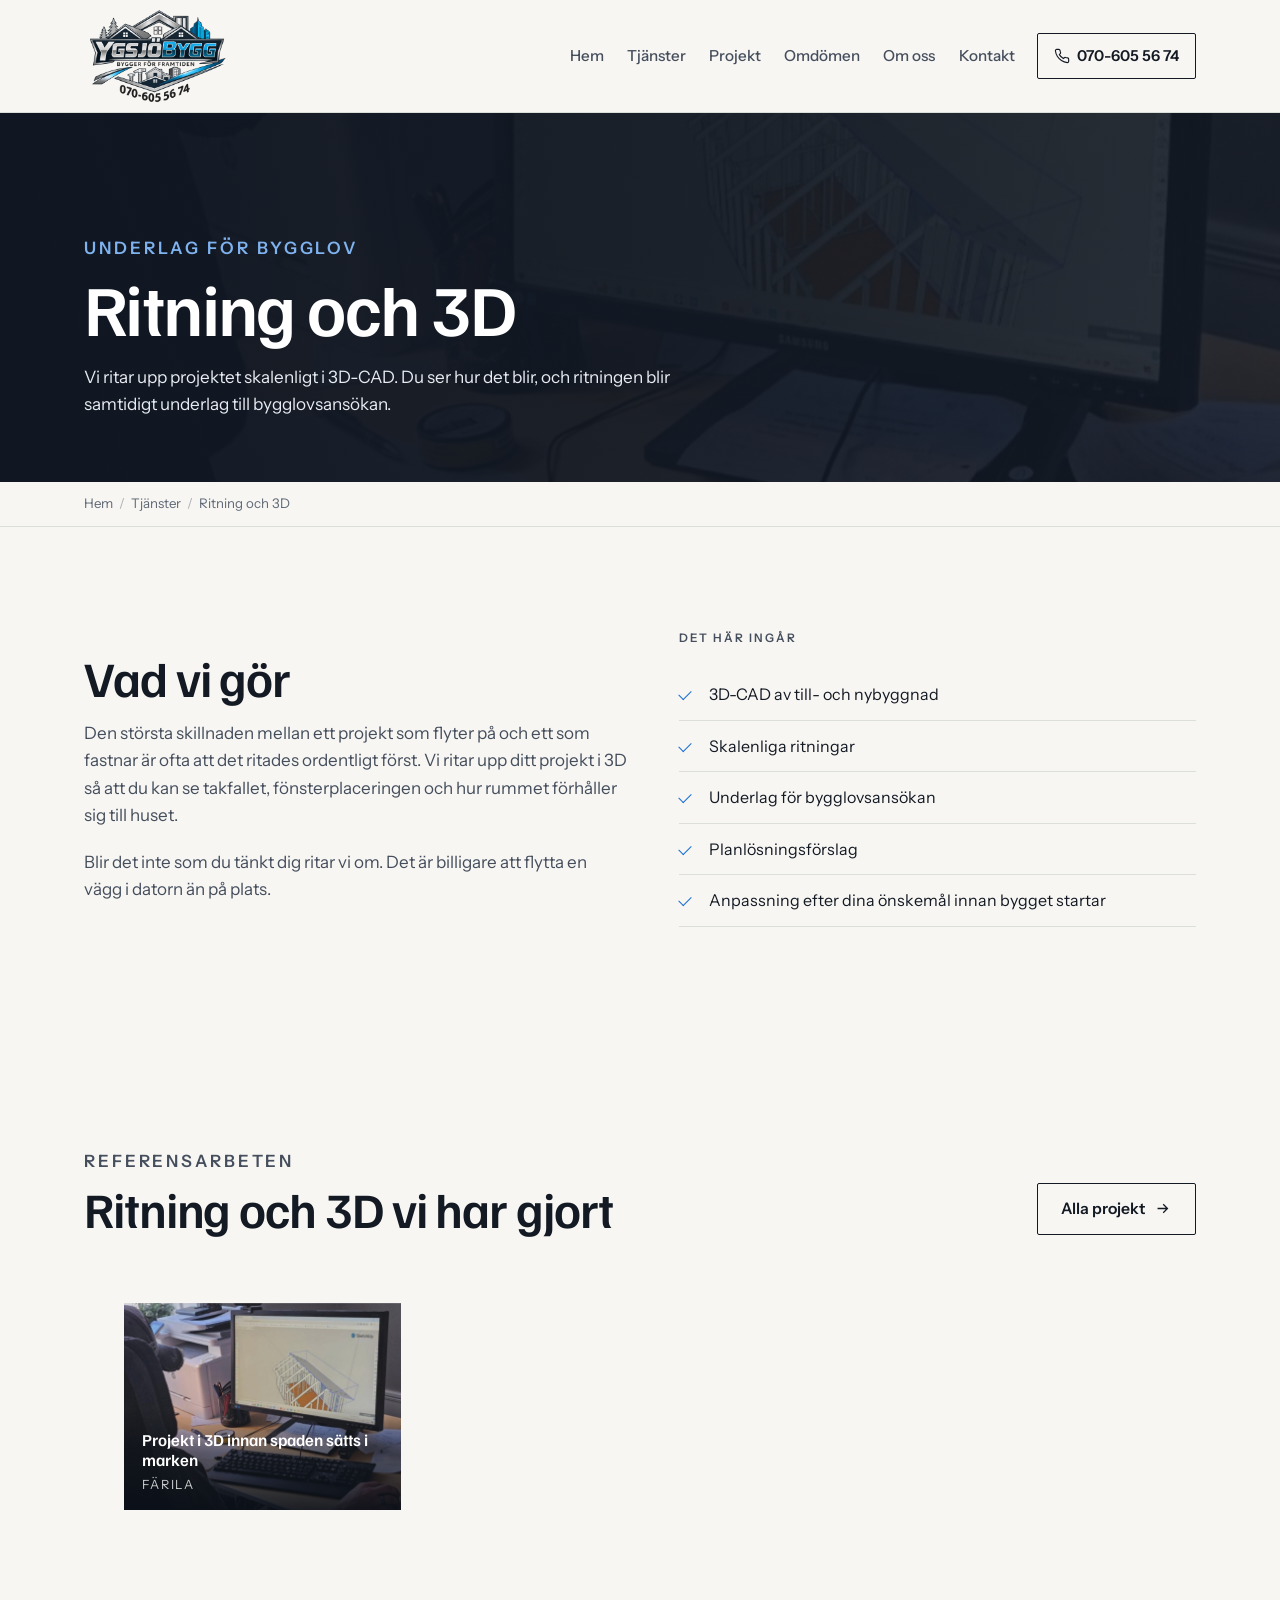
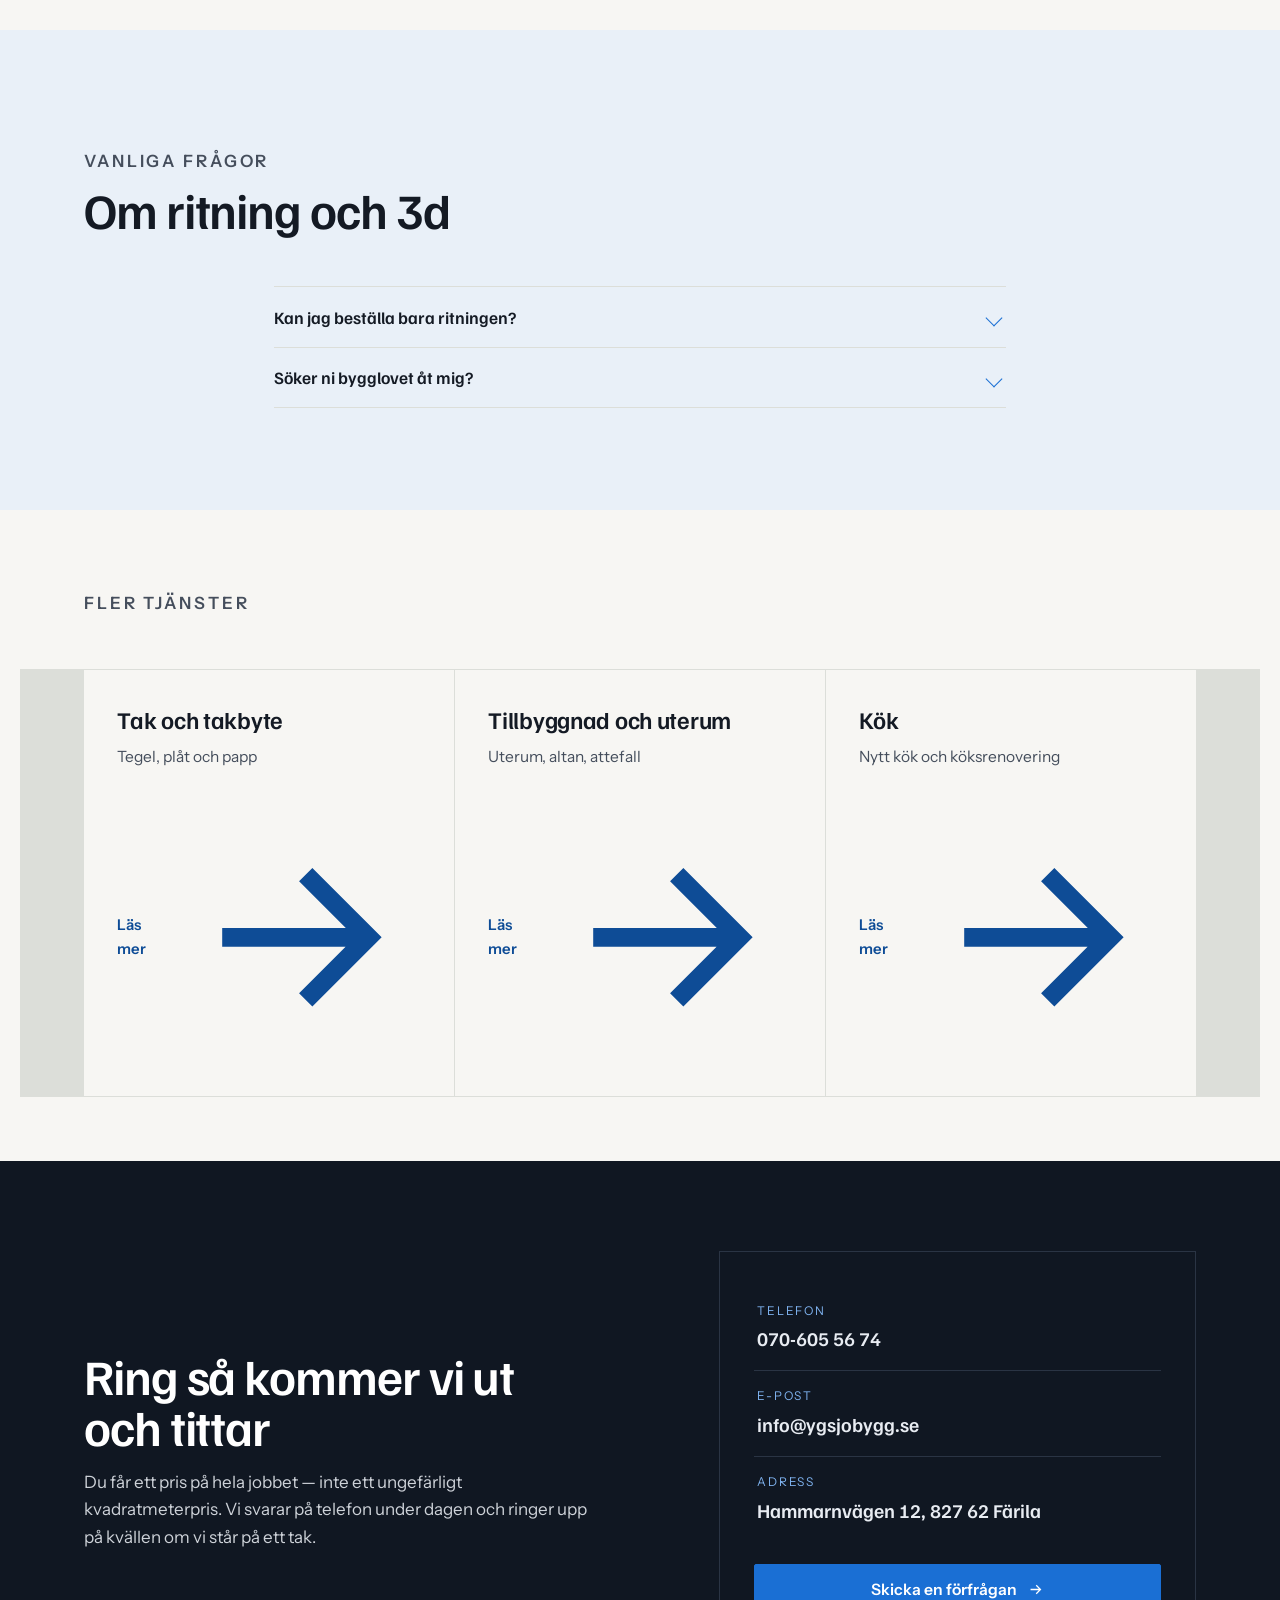
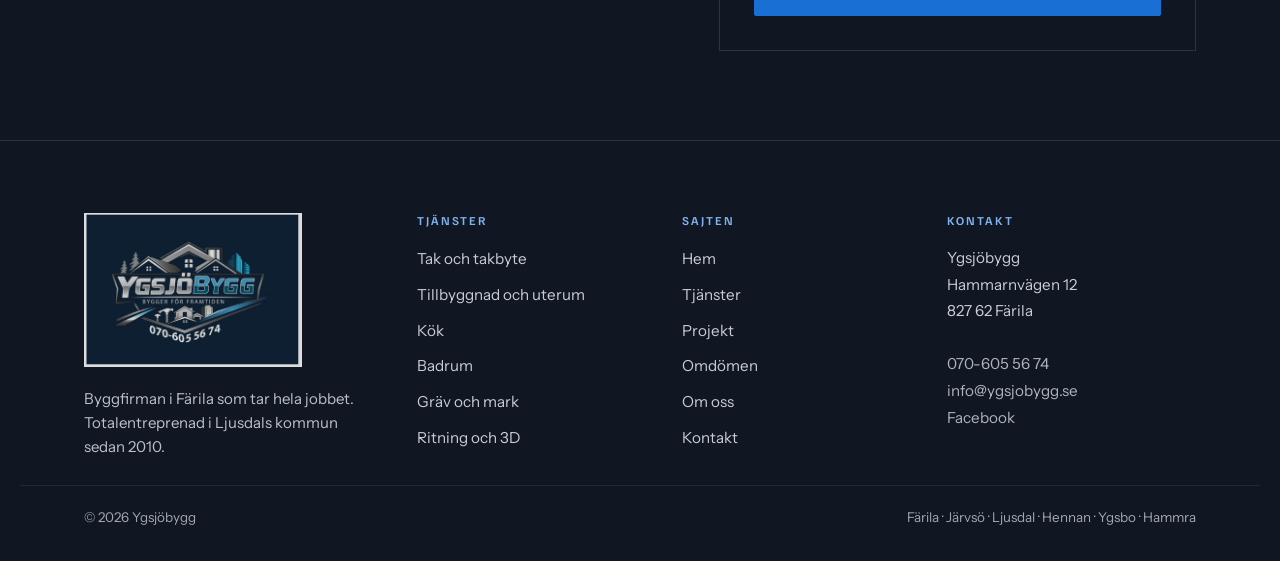
<file: ritning.html>
<!doctype html>
<html lang="sv">
<head>
<meta charset="utf-8">
<meta name="viewport" content="width=device-width,initial-scale=1,viewport-fit=cover">
<title>Ritning och 3D i Ljusdals kommun | Ygsjöbygg</title>
<meta name="description" content="3D-CAD-ritning av till- och nybyggnad i Ljusdals kommun. Du ser projektet innan det byggs och får underlag till bygglovsansökan.">
<meta name="keywords" content="ritning och 3d Ljusdal, ritning och 3d Färila, ritning och 3d Järvsö, byggfirma Hälsingland">
<meta name="robots" content="index,follow,max-image-preview:large,max-snippet:-1,max-video-preview:-1">
<link rel="canonical" href="https://ygsjobygg.se/ritning">
<meta name="theme-color" content="#101722">
<meta name="geo.region" content="SE-X">
<meta name="geo.placename" content="Färila, Ljusdals kommun">
<meta property="og:type" content="website">
<meta property="og:locale" content="sv_SE">
<meta property="og:site_name" content="Ygsjöbygg">
<meta property="og:title" content="Ritning och 3D i Ljusdals kommun | Ygsjöbygg">
<meta property="og:description" content="3D-CAD-ritning av till- och nybyggnad i Ljusdals kommun. Du ser projektet innan det byggs och får underlag till bygglovsansökan.">
<meta property="og:url" content="https://ygsjobygg.se/ritning">
<meta property="og:image" content="https://ygsjobygg.se/media/ritning-3d.jpg">
<meta name="twitter:card" content="summary_large_image">
<meta name="twitter:title" content="Ritning och 3D i Ljusdals kommun | Ygsjöbygg">
<meta name="twitter:description" content="3D-CAD-ritning av till- och nybyggnad i Ljusdals kommun. Du ser projektet innan det byggs och får underlag till bygglovsansökan.">
<meta name="twitter:image" content="https://ygsjobygg.se/media/ritning-3d.jpg">
<link rel="icon" href="media/ygsjobygg-logo-2026.png" type="image/png">
<link rel="preconnect" href="https://fonts.googleapis.com">
<link rel="preconnect" href="https://fonts.gstatic.com" crossorigin>
<link href="https://fonts.googleapis.com/css2?family=Familjen+Grotesk:wght@400;500;600;700&family=Instrument+Sans:wght@400;500;600&display=swap" rel="stylesheet">

<style>
/* DESIGN — Ygsjöbygg, Färila
   FÖR VEM: husägare i Ljusdals kommun (Färila, Järvsö, Ljusdal, Hennan, Ygsbo, Hammra)
   med ett timmerhus eller en villa från 1900-talet som behöver nytt tak, badrum, kök,
   uterum eller dränering. De vill inte vara projektledare på sin egen semester.
   FÖRSTA TVÅ SEKUNDERNA: en riktig firma som står på ett tak i Hälsingland i oktober.
   Lugn, konkret, lokal. Inte en byrå.
   DIAGNOS AV GAMLA SAJTEN: tre bra referenstexter begravda under en WordPress-mall,
   ingen projektsida, inga bilder på 60+ färdiga jobb, ingen struktur för Google.
   FÄRG: --blue pixelplockad ur deras egen logotyp (Ygsjobygg_Social_Profil, den rena
   versionen). --tegel plockat ur drönarbilden på taket de själva lagt på Borrvägen
   (#C06048 i originalet, nedtonat till #B4502F för kontrast). Ingen beige.
   TYPSNITT: Familjen Grotesk till rubriker (svensk grotesk med egen karaktär i g och y
   — passar ett företag som heter Ygsjöbygg) och Instrument Sans till brödtext.
   MOTIV: "läkten" — en 1 px linje med korta vertikala streck med jämna mellanrum,
   som läkt på ett tak. Återkommer som sektionsavdelare, under rubriker och som ram
   runt före/efter-paren.
   RÖRELSE: reveal = translate + fade, 700 ms, ease-out. Hover = bild 1.03 + understrykning.
   Ingen animation på h1, telefonnummer eller pris. prefers-reduced-motion stänger av
   allt och pausar videon.
   KUNDOMDÖMEN: publicerade Google-omdömen hämtade från Kundernas.se 2026-11-04.
   MEDVETET BORTVALT:
   priser (de offererar per projekt), kort-med-skugga, ikonrutor, numrerade steg.
   KONTRAST (uträknad före CSS): ink/paper 16.15 · ink-2 7.78 · mute 5.22 · blue 4.55
   · blue-deep 7.79 · tegel 4.71 · on-night/night 15.17 · blue-night 8.23
*/

:root{
  --ink:#141A24; --ink-2:#454E5C; --mute:#5F6875;
  --blue:#1A6FD4; --blue-deep:#0E4C96; --blue-night:#7FB3F0;
  --tegel:#B4502F; --tegel-night:#C8714F;
  --paper:#F7F6F3; --sky:#E9F0F8; --white:#FFFFFF;
  --night:#101722; --on-night:#E8ECF2;
  --line:#DCDED9; --line-night:#2A3444;
  --ease:cubic-bezier(.22,.61,.36,1);
  --pad:clamp(20px,5vw,72px);
  --maxw:1240px;
}

*{box-sizing:border-box}
html{-webkit-text-size-adjust:100%;scroll-behavior:smooth}
@media(prefers-reduced-motion:reduce){html{scroll-behavior:auto}}
body{
  margin:0;background:var(--paper);color:var(--ink);
  font-family:"Instrument Sans",system-ui,-apple-system,"Segoe UI",sans-serif;
  font-size:17px;line-height:1.62;-webkit-font-smoothing:antialiased;
  overflow-x:hidden;
}
img{max-width:100%;height:auto;display:block}
a{color:inherit}
h1,h2,h3,h4{font-family:"Familjen Grotesk","Instrument Sans",sans-serif;
  font-weight:600;line-height:1.04;letter-spacing:-.022em;margin:0}
h1{font-size:clamp(2.4rem,6.2vw,4.5rem)}
h2{font-size:clamp(1.85rem,4vw,3.1rem)}
h3{font-size:clamp(1.18rem,1.9vw,1.5rem);line-height:1.18;letter-spacing:-.012em}
h4{font-size:1.02rem;line-height:1.3;letter-spacing:0}
p{margin:0 0 1.1em}
p:last-child{margin-bottom:0}
em{font-style:normal;color:var(--tegel)}
.wrap{max-width:var(--maxw);margin:0 auto;padding-left:var(--pad);padding-right:var(--pad)}
[id]{scroll-margin-top:96px}
.sr{position:absolute;width:1px;height:1px;overflow:hidden;clip:rect(0 0 0 0);white-space:nowrap}

/* ——— MOTIVET: läkten ——— */
.lakt{position:relative;height:11px;margin:0}
.lakt::before{content:"";position:absolute;left:0;right:0;bottom:0;height:1px;background:currentColor;opacity:.75}
.lakt::after{content:"";position:absolute;inset:0;
  background-image:repeating-linear-gradient(90deg,currentColor 0 1px,transparent 1px 15px);opacity:.26}

/* ——— Etiketter ——— */
.lbl{font-size:.735rem;letter-spacing:.17em;text-transform:uppercase;font-weight:600;
  color:var(--mute);margin:0 0 .5rem}
.lbl-b{color:var(--blue-deep)}

/* ——— Knappar ——— */
.btn{display:inline-flex;align-items:center;gap:.6em;min-height:48px;padding:.78em 1.5em;
  background:var(--blue);color:#fff;text-decoration:none;font-weight:600;font-size:.98rem;
  border:1px solid var(--blue);border-radius:2px;transition:background .25s var(--ease),border-color .25s var(--ease)}
.btn:hover{background:var(--blue-deep);border-color:var(--blue-deep)}
.btn-2{background:transparent;color:var(--ink);border-color:var(--ink)}
.btn-2:hover{background:var(--ink);border-color:var(--ink);color:#fff}
.btn-l{background:transparent;color:#fff;border-color:rgba(255,255,255,.62)}
.btn-l:hover{background:#fff;color:var(--ink);border-color:#fff}
.btn svg{width:17px;height:17px;flex:none}

/* ——— Navigation ——— */
.nav{position:sticky;top:0;z-index:60;background:var(--paper);border-bottom:1px solid var(--line)}
.nav-in{max-width:var(--maxw);margin:0 auto;padding:.7rem var(--pad);
  display:flex;align-items:center;gap:1.4rem}
.nav-menu{display:flex;align-items:center;gap:1.4rem;margin-left:auto}
.mark{display:flex;align-items:center;margin-right:auto;text-decoration:none;min-height:46px}
.mark img{width:clamp(136px,14vw,172px)}
.nav-links{display:flex;align-items:center;gap:1.45rem;list-style:none;margin:0;padding:0}
.nav-links a{text-decoration:none;font-size:.95rem;font-weight:500;color:var(--ink-2);
  padding:.45rem 0;position:relative;transition:color .22s var(--ease)}
.nav-links a::after{content:"";position:absolute;left:0;right:100%;bottom:.1rem;height:1.5px;
  background:var(--blue);transition:right .3s var(--ease)}
.nav-links a:hover,.nav-links a[aria-current]{color:var(--ink)}
.nav-links a:hover::after,.nav-links a[aria-current]::after{right:0}
.nav-tel{display:inline-flex;align-items:center;gap:.5em;min-height:46px;padding:.45em 1.05em;
  border:1px solid var(--ink);border-radius:2px;text-decoration:none;font-weight:600;font-size:.94rem;
  transition:background .25s var(--ease),color .25s var(--ease)}
.nav-tel:hover{background:var(--ink);color:#fff}
.burger{display:none;align-items:center;justify-content:center;width:46px;height:46px;
  background:none;border:1px solid var(--line);border-radius:2px;cursor:pointer;padding:0}
.burger span{display:block;width:19px;height:1.5px;background:var(--ink);position:relative}
.burger span::before,.burger span::after{content:"";position:absolute;left:0;width:19px;height:1.5px;background:var(--ink)}
.burger span::before{top:-6px}.burger span::after{top:6px}
@media(max-width:980px){
  .nav-menu{display:none}
  .burger{display:flex;margin-left:auto}
  .nav.open .nav-menu{display:flex;position:absolute;top:100%;left:0;right:0;flex-direction:column;
    align-items:stretch;gap:0;margin:0;background:var(--paper);
    border-bottom:1px solid var(--line);padding:.2rem var(--pad) 1.2rem;
    box-shadow:0 18px 30px -24px rgba(16,23,34,.5)}
  .nav.open .nav-links{flex-direction:column;align-items:stretch;gap:0;width:100%}
  .nav.open .nav-links a{padding:.9rem 0;border-bottom:1px solid var(--line);font-size:1.06rem}
  .nav.open .nav-links a::after{display:none}
  .nav.open .nav-tel{margin-top:1rem;justify-content:center;background:var(--blue);
    color:#fff;border-color:var(--blue)}
}

/* ——— HERO med video ——— */
.hero{position:relative;min-height:clamp(560px,86svh,860px);display:grid;grid-template-rows:1fr auto;
  background:var(--night);color:#fff;overflow:hidden;isolation:isolate}
.hero video,.hero .poster{position:absolute;inset:0;width:100%;height:100%;object-fit:cover;z-index:0}
.hero::after{content:"";position:absolute;inset:0;z-index:1;pointer-events:none;
  background:
   linear-gradient(180deg,rgba(10,16,24,.52) 0%,rgba(10,16,24,.12) 26%,rgba(10,16,24,.34) 48%,
     rgba(10,16,24,.86) 68%,rgba(10,16,24,.94) 100%),
   linear-gradient(90deg,rgba(10,16,24,.5) 0%,rgba(10,16,24,.12) 52%,rgba(10,16,24,0) 100%)}
.hero-copy{position:relative;z-index:2;align-self:end;max-width:var(--maxw);width:100%;margin:0 auto;
  padding:0 var(--pad) clamp(28px,4vh,48px)}
.hero-copy .lbl{color:rgba(255,255,255,.82)}
.hero-copy .lakt{color:#fff;max-width:230px;margin-bottom:1.3rem}
.hero h1{max-width:17ch;text-shadow:0 1px 26px rgba(8,13,20,.5)}
.hero h1 em{color:#fff;opacity:.72}
.hero-sub{max-width:52ch;margin:1.15rem 0 1.7rem;font-size:clamp(1.02rem,1.5vw,1.17rem);
  color:rgba(255,255,255,.93);text-shadow:0 1px 18px rgba(8,13,20,.55)}
.hero-cta{display:flex;flex-wrap:wrap;gap:.7rem}
.hero-foot{position:relative;z-index:2;border-top:1px solid rgba(255,255,255,.2);
  background:rgba(10,16,24,.5);backdrop-filter:blur(2px)}
.hero-foot ul{max-width:var(--maxw);margin:0 auto;padding:0 var(--pad);list-style:none;
  display:grid;grid-template-columns:repeat(4,1fr)}
.hero-foot li{padding:.95rem 1.1rem .95rem 0;font-size:.9rem;color:rgba(255,255,255,.9);
  display:flex;align-items:baseline;gap:.55em}
.hero-foot b{font-family:"Familjen Grotesk",sans-serif;font-size:1.3rem;font-weight:600;color:#fff}
@media(max-width:860px){
  .hero{min-height:clamp(520px,84svh,760px)}
  .hero-foot ul{grid-template-columns:1fr 1fr}
  .hero-foot li:nth-child(-n+2){border-bottom:1px solid rgba(255,255,255,.16)}
}
@media(max-width:430px){.hero h1{font-size:2.25rem}}

/* ——— Sidhuvud på undersidor ——— */
.phead{background:var(--night);color:var(--on-night);position:relative;overflow:hidden}
.phead-in{max-width:var(--maxw);margin:0 auto;padding:clamp(56px,9vw,104px) var(--pad) clamp(40px,6vw,64px)}
.phead .lbl{color:var(--blue-night)}
.phead h1{max-width:19ch;color:#fff}
.phead p{max-width:58ch;margin-top:1.1rem;color:var(--on-night);font-size:1.07rem}
.phead .lakt{color:#fff;max-width:200px;margin-bottom:1.2rem}
.phead-img{position:absolute;inset:0;z-index:0;opacity:.3}
.phead-img img{width:100%;height:100%;object-fit:cover}
.phead-in{position:relative;z-index:2}
.phead.has-img::after{content:"";position:absolute;inset:0;z-index:1;
  background:linear-gradient(90deg,rgba(16,23,34,.96) 0%,rgba(16,23,34,.78) 55%,rgba(16,23,34,.5) 100%)}

/* ——— Brödsmulor ——— */
.crumbs{border-bottom:1px solid var(--line);background:var(--paper)}
.crumbs ol{max-width:var(--maxw);margin:0 auto;padding:.7rem var(--pad);list-style:none;
  display:flex;flex-wrap:wrap;gap:.45em;font-size:.83rem;color:var(--mute)}
.crumbs a{color:var(--mute);text-decoration:none}
.crumbs a:hover{color:var(--ink);text-decoration:underline}
.crumbs li+li::before{content:"/";margin-right:.45em;opacity:.5}

/* ——— Sektioner ——— */
.sec{padding:clamp(56px,8vw,112px) 0}
.sec-sky{background:var(--sky)}
.sec-night{background:var(--night);color:var(--on-night)}
.sec-night h2,.sec-night h3{color:#fff}
.sec-night .lbl{color:var(--blue-night)}
.sec-night .lakt{color:#fff}
.sec-tight{padding:clamp(40px,5vw,64px) 0}
.shead{max-width:var(--maxw);margin:0 auto;padding:0 var(--pad);margin-bottom:clamp(32px,4vw,56px)}
.shead .lakt{max-width:170px;margin-bottom:1.1rem;color:var(--ink)}
.shead h2{max-width:20ch}
.shead p{max-width:60ch;margin-top:1rem;color:var(--ink-2);font-size:1.06rem}
.shead-row{display:flex;flex-wrap:wrap;gap:2rem;align-items:flex-end;justify-content:space-between}
.shead-row>div:first-child{flex:1 1 420px}

/* ——— Flush rutnät: tjänster (delade kantlinjer, inga kort) ——— */
.grid-flush{max-width:var(--maxw);margin:0 auto;padding:0 var(--pad);
  display:grid;grid-template-columns:repeat(3,1fr);gap:1px;background:var(--line);
  border:1px solid var(--line);border-left:0;border-right:0}
.grid-flush.g2{grid-template-columns:repeat(2,1fr)}
.cell{background:var(--paper);padding:clamp(22px,2.6vw,34px);display:flex;flex-direction:column;gap:.7rem;
  text-decoration:none;color:inherit;position:relative;transition:background .3s var(--ease)}
.sec-sky .cell{background:var(--sky)}
a.cell:hover{background:var(--white)}
.cell .num{font-size:.74rem;letter-spacing:.14em;color:var(--blue-deep);font-weight:600}
.cell h3{margin-top:.1rem}
.cell p{color:var(--ink-2);font-size:.97rem}
.cell .go{margin-top:auto;padding-top:.9rem;font-weight:600;font-size:.93rem;color:var(--blue-deep);
  display:inline-flex;align-items:center;gap:.45em}
a.cell:hover .go span{text-decoration:underline}
.cell-img{display:block;margin:0 calc(-1*clamp(22px,2.6vw,34px)) clamp(4px,1vw,10px);overflow:hidden;
  margin-top:calc(-1*clamp(22px,2.6vw,34px));aspect-ratio:16/10}
.cell-img img{width:100%;height:100%;object-fit:cover;transition:transform .7s var(--ease)}
a.cell:hover .cell-img img{transform:scale(1.035)}
@media(max-width:900px){.grid-flush{grid-template-columns:repeat(2,1fr)}}
@media(max-width:600px){.grid-flush,.grid-flush.g2{grid-template-columns:1fr}}
.grid-flush.g2>.cell:last-child:nth-child(odd){grid-column:1/-1}
@media(max-width:600px){.grid-flush.g2>.cell:last-child:nth-child(odd){grid-column:auto}}

/* ——— Siffror / fakta ——— */
.facts{max-width:var(--maxw);margin:0 auto;padding:0 var(--pad);
  display:grid;grid-template-columns:repeat(4,1fr);gap:1px;background:var(--line);
  border-block:1px solid var(--line)}
.facts div{background:var(--paper);padding:clamp(20px,2.4vw,30px)}
.sec-sky .facts div{background:var(--sky)}
.facts b{display:block;font-family:"Familjen Grotesk",sans-serif;font-weight:600;
  font-size:clamp(1.9rem,3.4vw,2.7rem);line-height:1;letter-spacing:-.02em}
.facts span{display:block;margin-top:.5rem;font-size:.89rem;color:var(--mute)}
@media(max-width:760px){.facts{grid-template-columns:1fr 1fr}}

/* ——— Före / efter-par ——— */
.ba{border:1px solid var(--line);background:var(--white);overflow:hidden}
.sec-night .ba{border-color:var(--line-night);background:#16202E}
.ba-pair{display:grid;grid-template-columns:1fr 1fr;gap:1px;background:var(--line)}
.sec-night .ba-pair{background:var(--line-night)}
.ba-half{position:relative;background:var(--white)}
.ba-half img{width:100%;aspect-ratio:4/3;object-fit:cover}
.ba-tag{position:absolute;top:0;left:0;background:var(--ink);color:#fff;
  font-size:.7rem;letter-spacing:.16em;text-transform:uppercase;font-weight:600;padding:.4em .85em}
.ba-half.after .ba-tag{background:var(--tegel)}
.ba-cap{padding:clamp(16px,2vw,24px) clamp(18px,2.2vw,28px);border-top:1px solid var(--line)}
.sec-night .ba-cap{border-color:var(--line-night)}
.ba-cap h3{margin-bottom:.35rem}
.ba-cap p{color:var(--ink-2);font-size:.96rem;margin:0}
.sec-night .ba-cap p{color:var(--on-night);opacity:.85}
.ba-cap .where{font-size:.8rem;letter-spacing:.13em;text-transform:uppercase;color:var(--mute);margin-bottom:.5rem}
.ba-pair.c1{grid-template-columns:1fr}
.ba-pair.c2{grid-template-columns:1fr 1fr}
.ba-pair.c3{grid-template-columns:1fr 1fr 1fr}
@media(max-width:700px){.ba-pair.c3{grid-template-columns:1fr 1fr}}
@media(max-width:560px){.ba-pair,.ba-pair.c2,.ba-pair.c3{grid-template-columns:1fr}}

/* ——— Projektgalleri ——— */
.pg{max-width:var(--maxw);margin:0 auto;padding:0 var(--pad);
  display:grid;grid-template-columns:repeat(3,1fr);gap:clamp(14px,1.6vw,22px)}
@media(max-width:900px){.pg{grid-template-columns:repeat(2,1fr)}}
@media(max-width:520px){.pg{grid-template-columns:1fr}}
.pc{position:relative;overflow:hidden;background:var(--ink);display:block;text-decoration:none;color:#fff}
.pc img{width:100%;aspect-ratio:4/3;object-fit:cover;transition:transform .8s var(--ease);opacity:.94}
.pc:hover img{transform:scale(1.04)}
.pc figcaption{position:absolute;left:0;right:0;bottom:0;padding:1.4rem 1.1rem .95rem;
  background:linear-gradient(0deg,rgba(10,16,24,.9),rgba(10,16,24,.55) 55%,transparent)}
.pc .t{font-family:"Familjen Grotesk",sans-serif;font-weight:600;font-size:1.04rem;line-height:1.2;display:block}
.pc .w{display:block;font-size:.79rem;letter-spacing:.13em;text-transform:uppercase;
  color:rgba(255,255,255,.78);margin-top:.3rem}
.pc.tall img{aspect-ratio:3/4}
.pc.wide{grid-column:span 2}
@media(max-width:520px){.pc.wide{grid-column:auto}}

/* ——— Filterknappar ——— */
.filters{max-width:var(--maxw);margin:0 auto;padding:0 var(--pad);display:flex;flex-wrap:wrap;gap:.5rem;
  margin-bottom:clamp(24px,3vw,36px)}
.filters button{min-height:42px;padding:.45em 1.05em;background:transparent;border:1px solid var(--line);
  border-radius:2px;font:inherit;font-size:.92rem;font-weight:500;color:var(--ink-2);cursor:pointer;
  transition:border-color .25s var(--ease),color .25s var(--ease),background .25s var(--ease)}
.filters button:hover{border-color:var(--ink);color:var(--ink)}
.filters button[aria-pressed="true"]{background:var(--ink);border-color:var(--ink);color:#fff}

/* ——— Text + bild ——— */
.split{max-width:var(--maxw);margin:0 auto;padding:0 var(--pad);
  display:grid;grid-template-columns:1.05fr 1fr;gap:clamp(28px,4vw,64px);align-items:center}
.split.rev>:first-child{order:2}
.split-media img{width:100%;aspect-ratio:4/3;object-fit:cover}
.split-media.tall img{aspect-ratio:3/4}
.split-txt h2{margin-bottom:1rem}
.split-txt .lakt{max-width:150px;margin-bottom:1.1rem;color:var(--ink)}
.sec-night .split-txt .lakt{color:#fff}
.split-txt p{color:var(--ink-2)}
.sec-night .split-txt p{color:var(--on-night);opacity:.88}
@media(max-width:860px){.split{grid-template-columns:1fr}.split.rev>:first-child{order:0}}

/* ——— Lista med bockar ——— */
.ticks{list-style:none;margin:1.4rem 0 0;padding:0;display:grid;gap:.1rem}
.ticks li{padding:.72rem 0 .72rem 1.9rem;border-bottom:1px solid var(--line);position:relative;font-size:1rem}
.sec-night .ticks li{border-color:var(--line-night)}
.ticks li::before{content:"";position:absolute;left:0;top:1.22rem;width:11px;height:6px;
  border-left:1.8px solid var(--blue);border-bottom:1.8px solid var(--blue);transform:rotate(-45deg)}
.sec-night .ticks li::before{border-color:var(--blue-night)}

/* ——— Process (verklig sekvens, därför numrerad) ——— */
.steps{max-width:var(--maxw);margin:0 auto;padding:0 var(--pad);
  display:grid;grid-template-columns:repeat(4,1fr);gap:1px;background:var(--line-night);
  border-block:1px solid var(--line-night)}
.steps div{background:var(--night);padding:clamp(22px,2.6vw,32px)}
.steps b{display:block;font-family:"Familjen Grotesk",sans-serif;font-size:.78rem;letter-spacing:.17em;
  color:var(--blue-night);margin-bottom:.8rem}
.steps h3{margin-bottom:.5rem}
.steps p{font-size:.95rem;color:var(--on-night);opacity:.84;margin:0}
@media(max-width:860px){.steps{grid-template-columns:1fr 1fr}}
@media(max-width:520px){.steps{grid-template-columns:1fr}}

/* ——— Vanliga frågor ——— */
.faq{max-width:860px;margin:0 auto;padding:0 var(--pad)}
.faq details{border-bottom:1px solid var(--line)}
.faq details:first-child{border-top:1px solid var(--line)}
.faq summary{list-style:none;cursor:pointer;padding:1.15rem 2.4rem 1.15rem 0;position:relative;
  font-family:"Familjen Grotesk",sans-serif;font-weight:600;font-size:1.08rem;line-height:1.3;min-height:48px}
.faq summary::-webkit-details-marker{display:none}
.faq summary::after{content:"";position:absolute;right:.4rem;top:1.55rem;width:11px;height:11px;
  border-right:1.8px solid var(--blue);border-bottom:1.8px solid var(--blue);
  transform:rotate(45deg);transition:transform .3s var(--ease)}
.faq details[open] summary::after{transform:rotate(-135deg);top:1.8rem}
.faq .ans{padding:0 2.4rem 1.3rem 0;color:var(--ink-2)}
.faq .ans p{margin-bottom:.8em}

/* ——— Kontaktband ——— */
.cta{background:var(--night);color:var(--on-night)}
.cta-in{max-width:var(--maxw);margin:0 auto;padding:clamp(52px,7vw,92px) var(--pad);
  display:grid;grid-template-columns:1.1fr .9fr;gap:clamp(28px,4vw,64px);align-items:center}
.cta h2{color:#fff;max-width:16ch}
.cta p{margin-top:1rem;max-width:46ch;opacity:.88}
.cta .lakt{color:#fff;max-width:160px;margin-bottom:1.1rem}
.cta-box{border:1px solid var(--line-night);padding:clamp(22px,3vw,34px)}
.cta-box dl{margin:0;display:grid;gap:1px;background:var(--line-night)}
.cta-box .row{background:var(--night);padding:.95rem .2rem}
.cta-box dt{font-size:.75rem;letter-spacing:.16em;text-transform:uppercase;color:var(--blue-night);margin-bottom:.2rem}
.cta-box dd{margin:0;font-family:"Familjen Grotesk",sans-serif;font-size:1.22rem;font-weight:600}
.cta-box dd a{text-decoration:none}
.cta-box dd a:hover{text-decoration:underline}
.cta-box .btn{margin-top:1.4rem;width:100%;justify-content:center}
@media(max-width:860px){.cta-in{grid-template-columns:1fr}}

/* ——— Formulär ——— */
.form{display:grid;gap:1rem;max-width:620px}
.form label{display:grid;gap:.38rem;font-size:.88rem;font-weight:600;color:var(--ink-2)}
.form input,.form textarea,.form select{font:inherit;font-size:1rem;padding:.75rem .9rem;min-height:48px;
  border:1px solid var(--line);border-radius:2px;background:var(--white);color:var(--ink);width:100%}
.form textarea{min-height:142px;resize:vertical}
.form input:focus,.form textarea:focus,.form select:focus{outline:2px solid var(--blue);outline-offset:1px;border-color:var(--blue)}
.form .two{display:grid;grid-template-columns:1fr 1fr;gap:1rem}
@media(max-width:560px){.form .two{grid-template-columns:1fr}}
.form .note{font-size:.85rem;color:var(--mute)}

/* ——— Team ——— */
.team{max-width:var(--maxw);margin:0 auto;padding:0 var(--pad);
  display:grid;grid-template-columns:repeat(3,1fr);gap:1px;background:var(--line);border-block:1px solid var(--line)}
.team div{background:var(--paper);padding:clamp(22px,2.6vw,34px)}
.team h3{margin-bottom:.3rem}
.team span{font-size:.88rem;letter-spacing:.13em;text-transform:uppercase;color:var(--blue-deep);font-weight:600}
@media(max-width:700px){.team{grid-template-columns:1fr}}

/* ——— Sidfot ——— */
.foot{background:var(--night);color:var(--on-night);border-top:1px solid var(--line-night)}
.foot-in{max-width:var(--maxw);margin:0 auto;padding:clamp(44px,6vw,72px) var(--pad) 1.6rem;
  display:grid;grid-template-columns:1.3fr 1fr 1fr 1.1fr;gap:clamp(24px,3vw,48px)}
.foot .mark img{width:168px}
.foot-bl p{margin-top:1.2rem;font-size:.94rem;opacity:.8;max-width:34ch}
.foot h4{color:#fff;font-size:.76rem;letter-spacing:.17em;text-transform:uppercase;margin-bottom:1rem;color:var(--blue-night)}
.foot ul{list-style:none;margin:0;padding:0;display:grid;gap:.52rem}
.foot a{text-decoration:none;font-size:.95rem;opacity:.86}
.foot a:hover{opacity:1;text-decoration:underline}
.foot address{font-style:normal;font-size:.95rem;opacity:.86;line-height:1.75}
.foot-bot{max-width:var(--maxw);margin:0 auto;padding:1.3rem var(--pad) 2rem;
  border-top:1px solid var(--line-night);display:flex;flex-wrap:wrap;gap:1rem;
  justify-content:space-between;font-size:.84rem;opacity:.68}
@media(max-width:900px){.foot-in{grid-template-columns:1fr 1fr}}
@media(max-width:560px){.foot-in{grid-template-columns:1fr}}

/* ——— Reveal ——— */
.rv{opacity:0;transform:translateY(22px);transition:opacity .7s var(--ease),transform .7s var(--ease)}
.rv.in{opacity:1;transform:none}
.rv:nth-child(2){transition-delay:.07s}
.rv:nth-child(3){transition-delay:.14s}
.rv:nth-child(4){transition-delay:.21s}
@media(prefers-reduced-motion:reduce){
  .rv{opacity:1;transform:none;transition:none}
  .pc img,.cell-img img{transition:none}
  .hero video{display:none}
}
</style>
<script type="application/ld+json">{"@context": "https://schema.org", "@type": "Service", "name": "Ritning och 3D", "serviceType": "Ritning och 3D", "description": "Vi ritar upp projektet skalenligt i 3D-CAD. Du ser hur det blir, och ritningen blir samtidigt underlag till bygglovsansökan.", "provider": {"@id": "https://ygsjobygg.se/#org"}, "areaServed": {"@type": "AdministrativeArea", "name": "Ljusdals kommun"}, "url": "https://ygsjobygg.se/ritning"}</script><script type="application/ld+json">{"@context": "https://schema.org", "@type": "FAQPage", "mainEntity": [{"@type": "Question", "name": "Kan jag beställa bara ritningen?", "acceptedAnswer": {"@type": "Answer", "text": "Ja. Många vill se ett förslag och ha ett bygglovsunderlag innan de bestämmer sig för vem som ska bygga."}}, {"@type": "Question", "name": "Söker ni bygglovet åt mig?", "acceptedAnswer": {"@type": "Answer", "text": "Vi tar fram handlingarna. Själva ansökan skickar du in till Ljusdals kommun, men du har då allt du behöver."}}]}</script><script type="application/ld+json">{"@context": "https://schema.org", "@type": "BreadcrumbList", "itemListElement": [{"@type": "ListItem", "position": 1, "name": "Hem", "item": "https://ygsjobygg.se/index.html"}, {"@type": "ListItem", "position": 2, "name": "Tjänster", "item": "https://ygsjobygg.se/tjanster.html"}, {"@type": "ListItem", "position": 3, "name": "Ritning och 3D"}]}</script>
<link rel="stylesheet" href="updates.css?v=20261104">
</head>
<body>
<a class="sr" href="#main">Hoppa till innehållet</a>
<header class="nav" id="nav">
<div class="nav-in">
<a class="mark" href="index.html" aria-label="Ygsjöbygg – till startsidan">
<img src="media/ygsjobygg-logo-transparent.png" alt="Ygsjöbygg" width="900" height="600"></a>
<div class="nav-menu">
<nav aria-label="Huvudmeny"><ul class="nav-links"><li><a href="index.html">Hem</a></li><li><a href="tjanster.html">Tjänster</a></li><li><a href="projekt.html">Projekt</a></li><li><a href="index.html#omdomen">Omdömen</a></li><li><a href="om-oss.html">Om oss</a></li><li><a href="kontakt.html">Kontakt</a></li></ul></nav>
<a class="nav-tel" href="tel:+46706055674"><svg viewBox="0 0 24 24" fill="none" stroke="currentColor" stroke-width="1.7" aria-hidden="true" style="width:16px;height:16px"><path d="M22 16.9v3a2 2 0 0 1-2.2 2 19.8 19.8 0 0 1-8.6-3.1 19.5 19.5 0 0 1-6-6A19.8 19.8 0 0 1 2.1 4.2 2 2 0 0 1 4.1 2h3a2 2 0 0 1 2 1.7c.1 1 .4 1.9.7 2.8a2 2 0 0 1-.5 2.1L8.1 9.9a16 16 0 0 0 6 6l1.3-1.3a2 2 0 0 1 2.1-.4c.9.3 1.8.6 2.8.7a2 2 0 0 1 1.7 2z"/></svg>070-605 56 74</a>
</div>
<button class="burger" type="button" aria-expanded="false" aria-controls="nav" aria-label="Meny"><span></span></button>
</div></header>
<main id="main">
<section class="phead has-img">
<div class="phead-img"><img src="media/ritning-3d.jpg" alt="Ritning och 3D – Underlag för bygglov" width="1120" height="1400" sizes="100vw" loading="eager" decoding="async"></div>
<div class="phead-in">
<p class="lbl">Underlag för bygglov</p>
<span class="lakt" aria-hidden="true"></span>
<h1>Ritning och 3D</h1>
<p>Vi ritar upp projektet skalenligt i 3D-CAD. Du ser hur det blir, och ritningen blir samtidigt underlag till bygglovsansökan.</p>
</div></section>
<nav class="crumbs" aria-label="Brödsmulor"><ol><li><a href="index.html">Hem</a></li><li><a href="tjanster.html">Tjänster</a></li><li>Ritning och 3D</li></ol></nav>

<section class="sec">
<div class="split">
<div class="split-txt rv">
<span class="lakt" aria-hidden="true"></span>
<h2>Vad vi gör</h2>
<p>Den största skillnaden mellan ett projekt som flyter på och ett som fastnar är ofta att det ritades ordentligt först. Vi ritar upp ditt projekt i 3D så att du kan se takfallet, fönsterplaceringen och hur rummet förhåller sig till huset.</p><p>Blir det inte som du tänkt dig ritar vi om. Det är billigare att flytta en vägg i datorn än på plats.</p>
</div>
<div class="split-txt rv">
<p class="lbl lbl-b">Det här ingår</p>
<ul class="ticks"><li>3D-CAD av till- och nybyggnad</li><li>Skalenliga ritningar</li><li>Underlag för bygglovsansökan</li><li>Planlösningsförslag</li><li>Anpassning efter dina önskemål innan bygget startar</li></ul>
</div>
</div>
</section>



<section class="sec">
<div class="shead rv"><span class="lakt" aria-hidden="true"></span>
<div class="shead-row">
<div><p class="lbl">Referensarbeten</p><h2>Ritning och 3D vi har gjort</h2></div>
<p><a class="btn btn-2" href="projekt.html">Alla projekt <svg viewBox="0 0 24 24" fill="none" stroke="currentColor" stroke-width="1.8" aria-hidden="true"><path d="M5 12h14M13 6l6 6-6 6"/></svg></a></p>
</div></div>
<div class="pg"><figure class="pc rv">
<a href="projekt.html#ritningar" aria-label="Projekt i 3D innan spaden sätts i marken, Färila"><img src="media/ritning-3d.jpg" alt="Projekt i 3D innan spaden sätts i marken, Färila" width="1120" height="1400" sizes="(max-width:520px) 100vw,(max-width:900px) 50vw,33vw" loading="lazy" decoding="async">
<figcaption><span class="t">Projekt i 3D innan spaden sätts i marken</span><span class="w">Färila</span></figcaption></a></figure></div>
</section>

<section class="sec sec-sky">
<div class="shead rv"><span class="lakt" aria-hidden="true"></span>
<p class="lbl">Vanliga frågor</p><h2>Om ritning och 3d</h2></div>
<div class="faq"><details class="rv"><summary>Kan jag beställa bara ritningen?</summary><div class="ans"><p>Ja. Många vill se ett förslag och ha ett bygglovsunderlag innan de bestämmer sig för vem som ska bygga.</p></div></details><details class="rv"><summary>Söker ni bygglovet åt mig?</summary><div class="ans"><p>Vi tar fram handlingarna. Själva ansökan skickar du in till Ljusdals kommun, men du har då allt du behöver.</p></div></details></div>
</section>

<section class="sec sec-tight">
<div class="shead rv"><span class="lakt" aria-hidden="true"></span><p class="lbl">Fler tjänster</p></div>
<div class="grid-flush"><a class="cell rv" href="tak.html"><h3>Tak och takbyte</h3><p>Tegel, plåt och papp</p><span class="go"><span>Läs mer</span><svg viewBox="0 0 24 24" fill="none" stroke="currentColor" stroke-width="1.8" aria-hidden="true"><path d="M5 12h14M13 6l6 6-6 6"/></svg></span></a><a class="cell rv" href="tillbyggnad.html"><h3>Tillbyggnad och uterum</h3><p>Uterum, altan, attefall</p><span class="go"><span>Läs mer</span><svg viewBox="0 0 24 24" fill="none" stroke="currentColor" stroke-width="1.8" aria-hidden="true"><path d="M5 12h14M13 6l6 6-6 6"/></svg></span></a><a class="cell rv" href="kok.html"><h3>Kök</h3><p>Nytt kök och köksrenovering</p><span class="go"><span>Läs mer</span><svg viewBox="0 0 24 24" fill="none" stroke="currentColor" stroke-width="1.8" aria-hidden="true"><path d="M5 12h14M13 6l6 6-6 6"/></svg></span></a></div>
</section>

<section class="cta">
<div class="cta-in">
<div class="rv">
<span class="lakt" aria-hidden="true"></span>
<h2>Ring så kommer vi ut och tittar</h2>
<p>Du får ett pris på hela jobbet — inte ett ungefärligt kvadratmeterpris. Vi svarar på telefon under dagen och ringer upp på kvällen om vi står på ett tak.</p>
</div>
<div class="cta-box rv">
<dl>
<div class="row"><dt>Telefon</dt><dd><a href="tel:+46706055674">070-605 56 74</a></dd></div>
<div class="row"><dt>E-post</dt><dd><a href="mailto:info@ygsjobygg.se">info@ygsjobygg.se</a></dd></div>
<div class="row"><dt>Adress</dt><dd>Hammarnvägen 12, 827 62 Färila</dd></div>
</dl>
<a class="btn" href="kontakt.html">Skicka en förfrågan <svg viewBox="0 0 24 24" fill="none" stroke="currentColor" stroke-width="1.8" aria-hidden="true"><path d="M5 12h14M13 6l6 6-6 6"/></svg></a>
</div>
</div></section>
</main>
<footer class="foot">
<div class="foot-in">
<div class="foot-bl">
<a class="mark" href="index.html"><img src="media/ygsjobygg-logo-2026.png" alt="Ygsjöbygg" width="900" height="637"></a>
<p>Byggfirman i Färila som tar hela jobbet. Totalentreprenad i Ljusdals kommun sedan 2010.</p>
</div>
<div><h4>Tjänster</h4><ul><li><a href="tak.html">Tak och takbyte</a></li><li><a href="tillbyggnad.html">Tillbyggnad och uterum</a></li><li><a href="kok.html">Kök</a></li><li><a href="badrum.html">Badrum</a></li><li><a href="grav.html">Gräv och mark</a></li><li><a href="ritning.html">Ritning och 3D</a></li></ul></div>
<div><h4>Sajten</h4><ul><li><a href="index.html">Hem</a></li><li><a href="tjanster.html">Tjänster</a></li><li><a href="projekt.html">Projekt</a></li><li><a href="index.html#omdomen">Omdömen</a></li><li><a href="om-oss.html">Om oss</a></li><li><a href="kontakt.html">Kontakt</a></li></ul></div>
<div><h4>Kontakt</h4>
<address>
Ygsjöbygg<br>Hammarnvägen 12<br>827 62 Färila<br><br>
<a href="tel:+46706055674">070-605 56 74</a><br>
<a href="mailto:info@ygsjobygg.se">info@ygsjobygg.se</a><br>
<a href="https://www.facebook.com/ygsjobygg" rel="noopener">Facebook</a>
</address></div>
</div>
<div class="foot-bot">
<span>&copy; 2026 Ygsjöbygg</span>
<span>Färila · Järvsö · Ljusdal · Hennan · Ygsbo · Hammra</span>
</div></footer>
<script>
(function(){
  var red = window.matchMedia("(prefers-reduced-motion: reduce)").matches;
  var nav = document.getElementById("nav");
  var b = nav.querySelector(".burger");
  b.addEventListener("click", function(){
    var o = nav.classList.toggle("open");
    b.setAttribute("aria-expanded", o ? "true" : "false");
  });
  if (!red && "IntersectionObserver" in window) {
    var io = new IntersectionObserver(function(es){
      es.forEach(function(e){ if(e.isIntersecting){ e.target.classList.add("in"); io.unobserve(e.target);} });
    }, {rootMargin:"0px 0px -8% 0px", threshold:0.08});
    document.querySelectorAll(".rv").forEach(function(el){ io.observe(el); });
  } else {
    document.querySelectorAll(".rv").forEach(function(el){ el.classList.add("in"); });
  }
  var v = document.querySelector(".hero video");
  if (v) {
    if (red) { v.pause(); v.removeAttribute("autoplay"); }
    else { var p = v.play(); if (p && p.catch) p.catch(function(){}); }
  }
  var f = document.querySelector(".filters");
  if (f) {
    f.addEventListener("click", function(e){
      var btn = e.target.closest("button"); if(!btn) return;
      var k = btn.dataset.k;
      f.querySelectorAll("button").forEach(function(x){ x.setAttribute("aria-pressed", x===btn?"true":"false"); });
      document.querySelectorAll("[data-kat]").forEach(function(el){
        el.hidden = !(k === "alla" || el.dataset.kat === k);
      });
    });
  }
})();
</script>
</body>
</html>
</file>
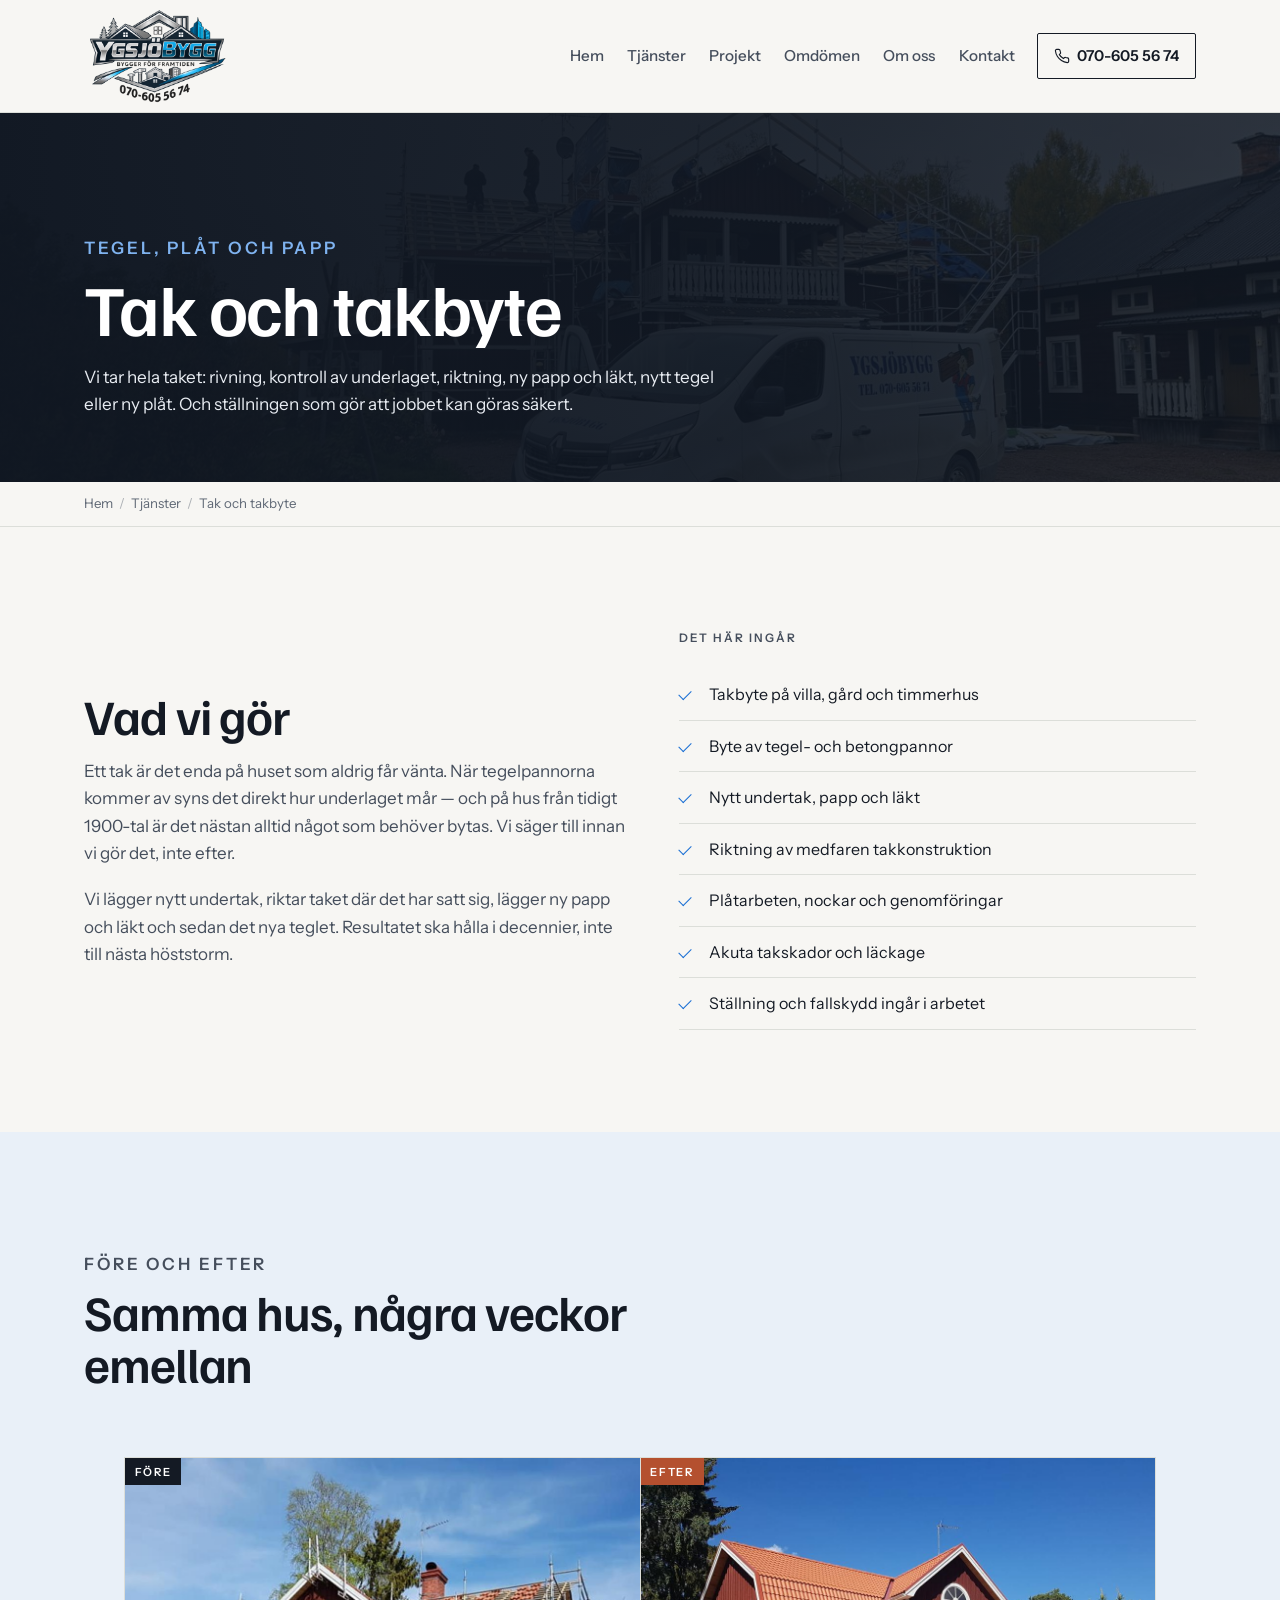
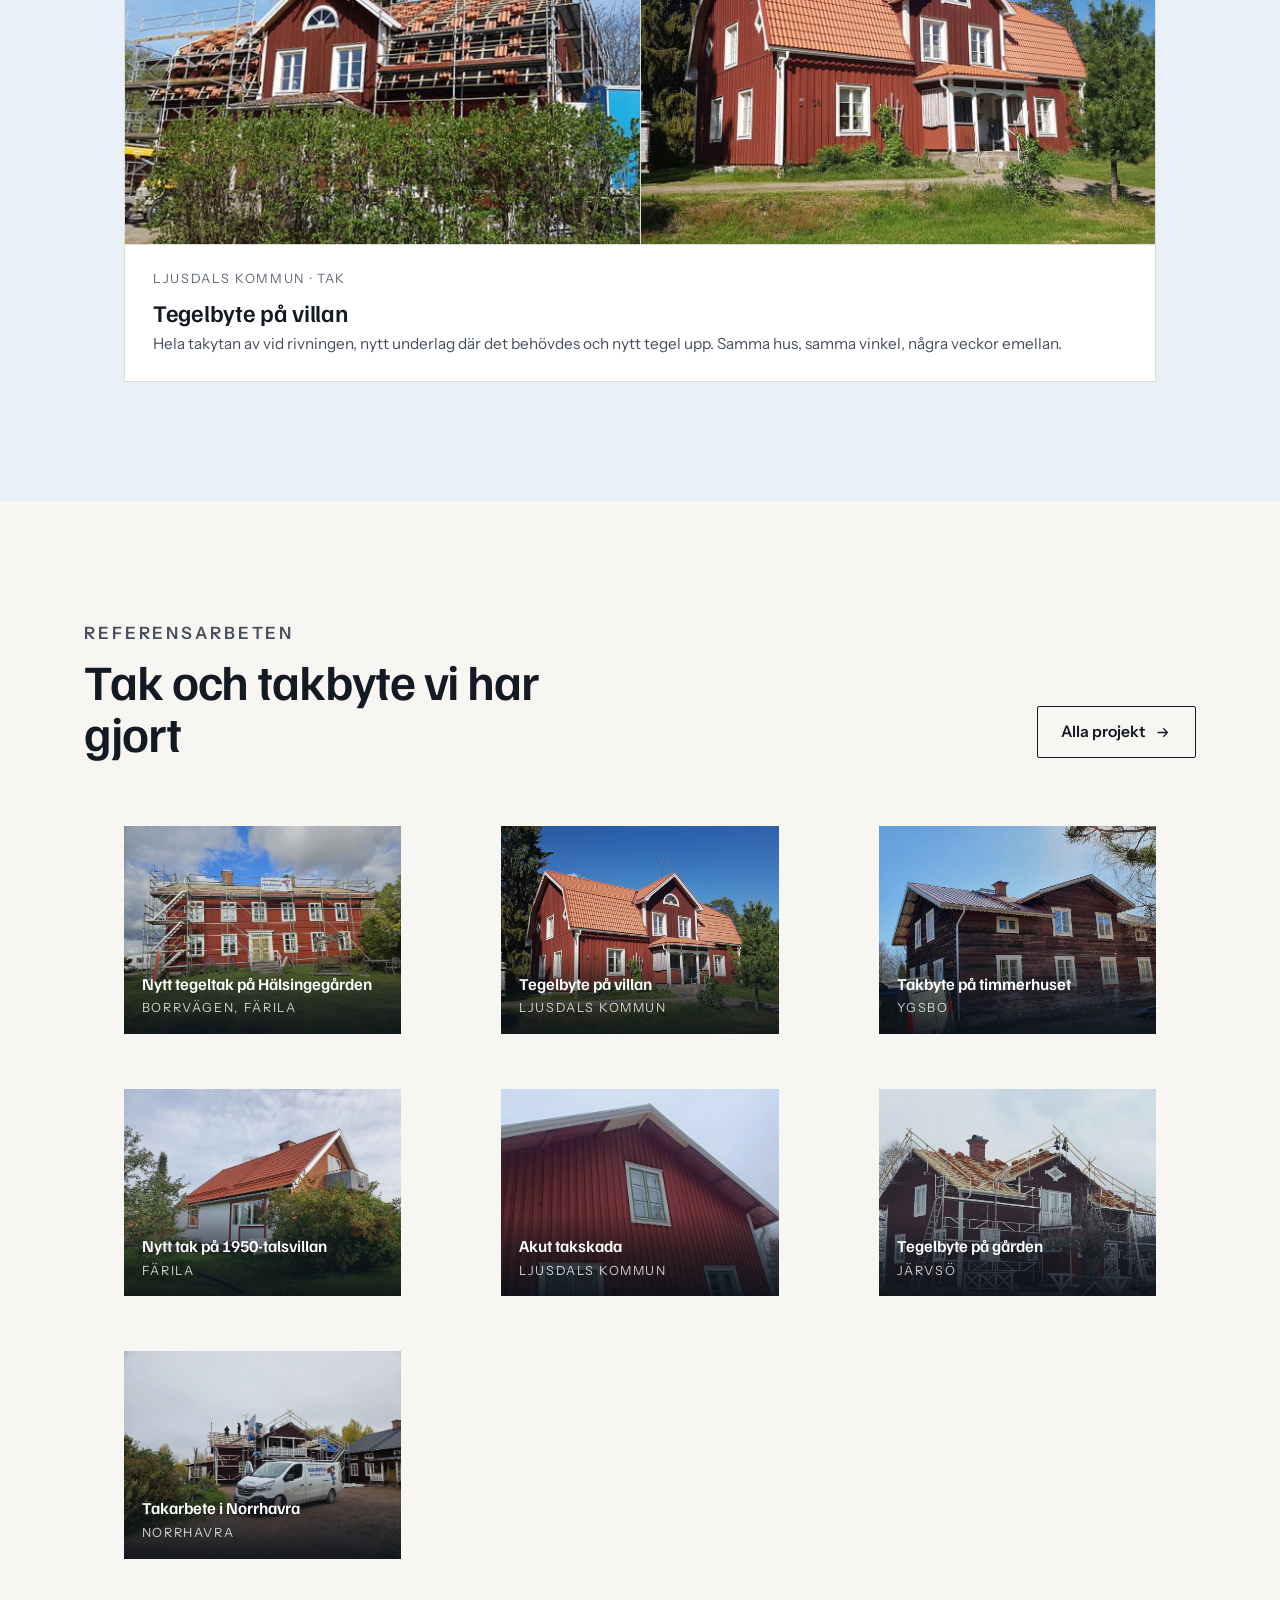
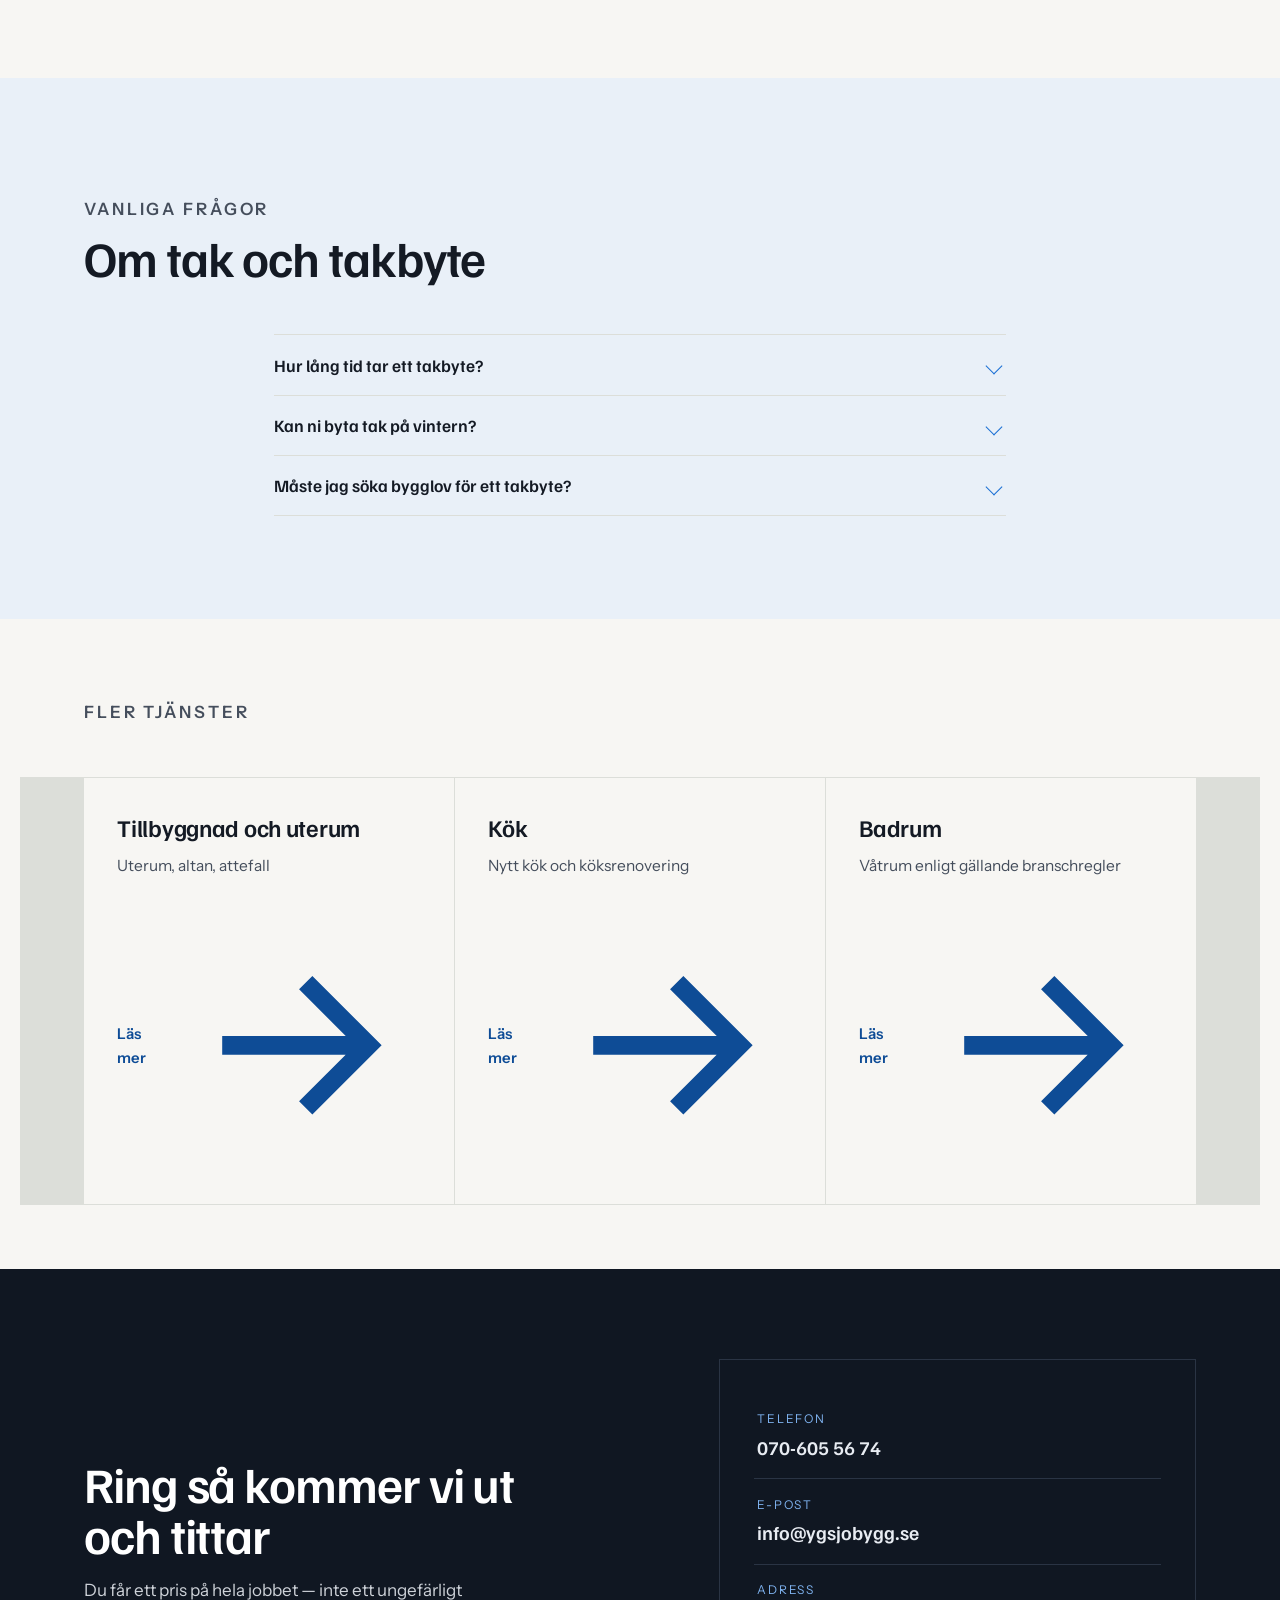
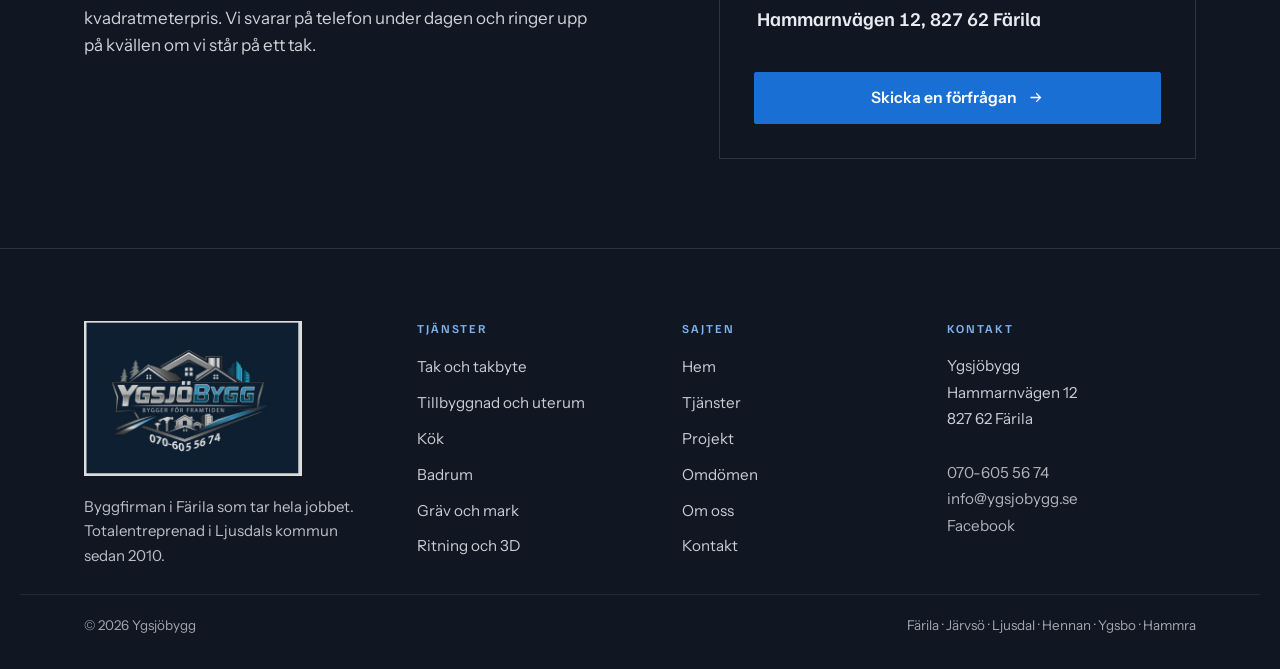
<file: tak.html>
<!doctype html>
<html lang="sv">
<head>
<meta charset="utf-8">
<meta name="viewport" content="width=device-width,initial-scale=1,viewport-fit=cover">
<title>Tak och takbyte i Ljusdals kommun | Ygsjöbygg</title>
<meta name="description" content="Takbyte, tegel, plåt och papp i Färila, Järvsö och Ljusdal. Vi tar hela taket – rivning, undertak, läkt och nytt tegel. Ring 070-605 56 74.">
<meta name="keywords" content="tak och takbyte Ljusdal, tak och takbyte Färila, tak och takbyte Järvsö, byggfirma Hälsingland">
<meta name="robots" content="index,follow,max-image-preview:large,max-snippet:-1,max-video-preview:-1">
<link rel="canonical" href="https://ygsjobygg.se/tak">
<meta name="theme-color" content="#101722">
<meta name="geo.region" content="SE-X">
<meta name="geo.placename" content="Färila, Ljusdals kommun">
<meta property="og:type" content="website">
<meta property="og:locale" content="sv_SE">
<meta property="og:site_name" content="Ygsjöbygg">
<meta property="og:title" content="Tak och takbyte i Ljusdals kommun | Ygsjöbygg">
<meta property="og:description" content="Takbyte, tegel, plåt och papp i Färila, Järvsö och Ljusdal. Vi tar hela taket – rivning, undertak, läkt och nytt tegel. Ring 070-605 56 74.">
<meta property="og:url" content="https://ygsjobygg.se/tak">
<meta property="og:image" content="https://ygsjobygg.se/media/takbyte-norrhavra.jpg">
<meta name="twitter:card" content="summary_large_image">
<meta name="twitter:title" content="Tak och takbyte i Ljusdals kommun | Ygsjöbygg">
<meta name="twitter:description" content="Takbyte, tegel, plåt och papp i Färila, Järvsö och Ljusdal. Vi tar hela taket – rivning, undertak, läkt och nytt tegel. Ring 070-605 56 74.">
<meta name="twitter:image" content="https://ygsjobygg.se/media/takbyte-norrhavra.jpg">
<link rel="icon" href="media/ygsjobygg-logo-2026.png" type="image/png">
<link rel="preconnect" href="https://fonts.googleapis.com">
<link rel="preconnect" href="https://fonts.gstatic.com" crossorigin>
<link href="https://fonts.googleapis.com/css2?family=Familjen+Grotesk:wght@400;500;600;700&family=Instrument+Sans:wght@400;500;600&display=swap" rel="stylesheet">

<style>
/* DESIGN — Ygsjöbygg, Färila
   FÖR VEM: husägare i Ljusdals kommun (Färila, Järvsö, Ljusdal, Hennan, Ygsbo, Hammra)
   med ett timmerhus eller en villa från 1900-talet som behöver nytt tak, badrum, kök,
   uterum eller dränering. De vill inte vara projektledare på sin egen semester.
   FÖRSTA TVÅ SEKUNDERNA: en riktig firma som står på ett tak i Hälsingland i oktober.
   Lugn, konkret, lokal. Inte en byrå.
   DIAGNOS AV GAMLA SAJTEN: tre bra referenstexter begravda under en WordPress-mall,
   ingen projektsida, inga bilder på 60+ färdiga jobb, ingen struktur för Google.
   FÄRG: --blue pixelplockad ur deras egen logotyp (Ygsjobygg_Social_Profil, den rena
   versionen). --tegel plockat ur drönarbilden på taket de själva lagt på Borrvägen
   (#C06048 i originalet, nedtonat till #B4502F för kontrast). Ingen beige.
   TYPSNITT: Familjen Grotesk till rubriker (svensk grotesk med egen karaktär i g och y
   — passar ett företag som heter Ygsjöbygg) och Instrument Sans till brödtext.
   MOTIV: "läkten" — en 1 px linje med korta vertikala streck med jämna mellanrum,
   som läkt på ett tak. Återkommer som sektionsavdelare, under rubriker och som ram
   runt före/efter-paren.
   RÖRELSE: reveal = translate + fade, 700 ms, ease-out. Hover = bild 1.03 + understrykning.
   Ingen animation på h1, telefonnummer eller pris. prefers-reduced-motion stänger av
   allt och pausar videon.
   KUNDOMDÖMEN: publicerade Google-omdömen hämtade från Kundernas.se 2026-11-04.
   MEDVETET BORTVALT:
   priser (de offererar per projekt), kort-med-skugga, ikonrutor, numrerade steg.
   KONTRAST (uträknad före CSS): ink/paper 16.15 · ink-2 7.78 · mute 5.22 · blue 4.55
   · blue-deep 7.79 · tegel 4.71 · on-night/night 15.17 · blue-night 8.23
*/

:root{
  --ink:#141A24; --ink-2:#454E5C; --mute:#5F6875;
  --blue:#1A6FD4; --blue-deep:#0E4C96; --blue-night:#7FB3F0;
  --tegel:#B4502F; --tegel-night:#C8714F;
  --paper:#F7F6F3; --sky:#E9F0F8; --white:#FFFFFF;
  --night:#101722; --on-night:#E8ECF2;
  --line:#DCDED9; --line-night:#2A3444;
  --ease:cubic-bezier(.22,.61,.36,1);
  --pad:clamp(20px,5vw,72px);
  --maxw:1240px;
}

*{box-sizing:border-box}
html{-webkit-text-size-adjust:100%;scroll-behavior:smooth}
@media(prefers-reduced-motion:reduce){html{scroll-behavior:auto}}
body{
  margin:0;background:var(--paper);color:var(--ink);
  font-family:"Instrument Sans",system-ui,-apple-system,"Segoe UI",sans-serif;
  font-size:17px;line-height:1.62;-webkit-font-smoothing:antialiased;
  overflow-x:hidden;
}
img{max-width:100%;height:auto;display:block}
a{color:inherit}
h1,h2,h3,h4{font-family:"Familjen Grotesk","Instrument Sans",sans-serif;
  font-weight:600;line-height:1.04;letter-spacing:-.022em;margin:0}
h1{font-size:clamp(2.4rem,6.2vw,4.5rem)}
h2{font-size:clamp(1.85rem,4vw,3.1rem)}
h3{font-size:clamp(1.18rem,1.9vw,1.5rem);line-height:1.18;letter-spacing:-.012em}
h4{font-size:1.02rem;line-height:1.3;letter-spacing:0}
p{margin:0 0 1.1em}
p:last-child{margin-bottom:0}
em{font-style:normal;color:var(--tegel)}
.wrap{max-width:var(--maxw);margin:0 auto;padding-left:var(--pad);padding-right:var(--pad)}
[id]{scroll-margin-top:96px}
.sr{position:absolute;width:1px;height:1px;overflow:hidden;clip:rect(0 0 0 0);white-space:nowrap}

/* ——— MOTIVET: läkten ——— */
.lakt{position:relative;height:11px;margin:0}
.lakt::before{content:"";position:absolute;left:0;right:0;bottom:0;height:1px;background:currentColor;opacity:.75}
.lakt::after{content:"";position:absolute;inset:0;
  background-image:repeating-linear-gradient(90deg,currentColor 0 1px,transparent 1px 15px);opacity:.26}

/* ——— Etiketter ——— */
.lbl{font-size:.735rem;letter-spacing:.17em;text-transform:uppercase;font-weight:600;
  color:var(--mute);margin:0 0 .5rem}
.lbl-b{color:var(--blue-deep)}

/* ——— Knappar ——— */
.btn{display:inline-flex;align-items:center;gap:.6em;min-height:48px;padding:.78em 1.5em;
  background:var(--blue);color:#fff;text-decoration:none;font-weight:600;font-size:.98rem;
  border:1px solid var(--blue);border-radius:2px;transition:background .25s var(--ease),border-color .25s var(--ease)}
.btn:hover{background:var(--blue-deep);border-color:var(--blue-deep)}
.btn-2{background:transparent;color:var(--ink);border-color:var(--ink)}
.btn-2:hover{background:var(--ink);border-color:var(--ink);color:#fff}
.btn-l{background:transparent;color:#fff;border-color:rgba(255,255,255,.62)}
.btn-l:hover{background:#fff;color:var(--ink);border-color:#fff}
.btn svg{width:17px;height:17px;flex:none}

/* ——— Navigation ——— */
.nav{position:sticky;top:0;z-index:60;background:var(--paper);border-bottom:1px solid var(--line)}
.nav-in{max-width:var(--maxw);margin:0 auto;padding:.7rem var(--pad);
  display:flex;align-items:center;gap:1.4rem}
.nav-menu{display:flex;align-items:center;gap:1.4rem;margin-left:auto}
.mark{display:flex;align-items:center;margin-right:auto;text-decoration:none;min-height:46px}
.mark img{width:clamp(136px,14vw,172px)}
.nav-links{display:flex;align-items:center;gap:1.45rem;list-style:none;margin:0;padding:0}
.nav-links a{text-decoration:none;font-size:.95rem;font-weight:500;color:var(--ink-2);
  padding:.45rem 0;position:relative;transition:color .22s var(--ease)}
.nav-links a::after{content:"";position:absolute;left:0;right:100%;bottom:.1rem;height:1.5px;
  background:var(--blue);transition:right .3s var(--ease)}
.nav-links a:hover,.nav-links a[aria-current]{color:var(--ink)}
.nav-links a:hover::after,.nav-links a[aria-current]::after{right:0}
.nav-tel{display:inline-flex;align-items:center;gap:.5em;min-height:46px;padding:.45em 1.05em;
  border:1px solid var(--ink);border-radius:2px;text-decoration:none;font-weight:600;font-size:.94rem;
  transition:background .25s var(--ease),color .25s var(--ease)}
.nav-tel:hover{background:var(--ink);color:#fff}
.burger{display:none;align-items:center;justify-content:center;width:46px;height:46px;
  background:none;border:1px solid var(--line);border-radius:2px;cursor:pointer;padding:0}
.burger span{display:block;width:19px;height:1.5px;background:var(--ink);position:relative}
.burger span::before,.burger span::after{content:"";position:absolute;left:0;width:19px;height:1.5px;background:var(--ink)}
.burger span::before{top:-6px}.burger span::after{top:6px}
@media(max-width:980px){
  .nav-menu{display:none}
  .burger{display:flex;margin-left:auto}
  .nav.open .nav-menu{display:flex;position:absolute;top:100%;left:0;right:0;flex-direction:column;
    align-items:stretch;gap:0;margin:0;background:var(--paper);
    border-bottom:1px solid var(--line);padding:.2rem var(--pad) 1.2rem;
    box-shadow:0 18px 30px -24px rgba(16,23,34,.5)}
  .nav.open .nav-links{flex-direction:column;align-items:stretch;gap:0;width:100%}
  .nav.open .nav-links a{padding:.9rem 0;border-bottom:1px solid var(--line);font-size:1.06rem}
  .nav.open .nav-links a::after{display:none}
  .nav.open .nav-tel{margin-top:1rem;justify-content:center;background:var(--blue);
    color:#fff;border-color:var(--blue)}
}

/* ——— HERO med video ——— */
.hero{position:relative;min-height:clamp(560px,86svh,860px);display:grid;grid-template-rows:1fr auto;
  background:var(--night);color:#fff;overflow:hidden;isolation:isolate}
.hero video,.hero .poster{position:absolute;inset:0;width:100%;height:100%;object-fit:cover;z-index:0}
.hero::after{content:"";position:absolute;inset:0;z-index:1;pointer-events:none;
  background:
   linear-gradient(180deg,rgba(10,16,24,.52) 0%,rgba(10,16,24,.12) 26%,rgba(10,16,24,.34) 48%,
     rgba(10,16,24,.86) 68%,rgba(10,16,24,.94) 100%),
   linear-gradient(90deg,rgba(10,16,24,.5) 0%,rgba(10,16,24,.12) 52%,rgba(10,16,24,0) 100%)}
.hero-copy{position:relative;z-index:2;align-self:end;max-width:var(--maxw);width:100%;margin:0 auto;
  padding:0 var(--pad) clamp(28px,4vh,48px)}
.hero-copy .lbl{color:rgba(255,255,255,.82)}
.hero-copy .lakt{color:#fff;max-width:230px;margin-bottom:1.3rem}
.hero h1{max-width:17ch;text-shadow:0 1px 26px rgba(8,13,20,.5)}
.hero h1 em{color:#fff;opacity:.72}
.hero-sub{max-width:52ch;margin:1.15rem 0 1.7rem;font-size:clamp(1.02rem,1.5vw,1.17rem);
  color:rgba(255,255,255,.93);text-shadow:0 1px 18px rgba(8,13,20,.55)}
.hero-cta{display:flex;flex-wrap:wrap;gap:.7rem}
.hero-foot{position:relative;z-index:2;border-top:1px solid rgba(255,255,255,.2);
  background:rgba(10,16,24,.5);backdrop-filter:blur(2px)}
.hero-foot ul{max-width:var(--maxw);margin:0 auto;padding:0 var(--pad);list-style:none;
  display:grid;grid-template-columns:repeat(4,1fr)}
.hero-foot li{padding:.95rem 1.1rem .95rem 0;font-size:.9rem;color:rgba(255,255,255,.9);
  display:flex;align-items:baseline;gap:.55em}
.hero-foot b{font-family:"Familjen Grotesk",sans-serif;font-size:1.3rem;font-weight:600;color:#fff}
@media(max-width:860px){
  .hero{min-height:clamp(520px,84svh,760px)}
  .hero-foot ul{grid-template-columns:1fr 1fr}
  .hero-foot li:nth-child(-n+2){border-bottom:1px solid rgba(255,255,255,.16)}
}
@media(max-width:430px){.hero h1{font-size:2.25rem}}

/* ——— Sidhuvud på undersidor ——— */
.phead{background:var(--night);color:var(--on-night);position:relative;overflow:hidden}
.phead-in{max-width:var(--maxw);margin:0 auto;padding:clamp(56px,9vw,104px) var(--pad) clamp(40px,6vw,64px)}
.phead .lbl{color:var(--blue-night)}
.phead h1{max-width:19ch;color:#fff}
.phead p{max-width:58ch;margin-top:1.1rem;color:var(--on-night);font-size:1.07rem}
.phead .lakt{color:#fff;max-width:200px;margin-bottom:1.2rem}
.phead-img{position:absolute;inset:0;z-index:0;opacity:.3}
.phead-img img{width:100%;height:100%;object-fit:cover}
.phead-in{position:relative;z-index:2}
.phead.has-img::after{content:"";position:absolute;inset:0;z-index:1;
  background:linear-gradient(90deg,rgba(16,23,34,.96) 0%,rgba(16,23,34,.78) 55%,rgba(16,23,34,.5) 100%)}

/* ——— Brödsmulor ——— */
.crumbs{border-bottom:1px solid var(--line);background:var(--paper)}
.crumbs ol{max-width:var(--maxw);margin:0 auto;padding:.7rem var(--pad);list-style:none;
  display:flex;flex-wrap:wrap;gap:.45em;font-size:.83rem;color:var(--mute)}
.crumbs a{color:var(--mute);text-decoration:none}
.crumbs a:hover{color:var(--ink);text-decoration:underline}
.crumbs li+li::before{content:"/";margin-right:.45em;opacity:.5}

/* ——— Sektioner ——— */
.sec{padding:clamp(56px,8vw,112px) 0}
.sec-sky{background:var(--sky)}
.sec-night{background:var(--night);color:var(--on-night)}
.sec-night h2,.sec-night h3{color:#fff}
.sec-night .lbl{color:var(--blue-night)}
.sec-night .lakt{color:#fff}
.sec-tight{padding:clamp(40px,5vw,64px) 0}
.shead{max-width:var(--maxw);margin:0 auto;padding:0 var(--pad);margin-bottom:clamp(32px,4vw,56px)}
.shead .lakt{max-width:170px;margin-bottom:1.1rem;color:var(--ink)}
.shead h2{max-width:20ch}
.shead p{max-width:60ch;margin-top:1rem;color:var(--ink-2);font-size:1.06rem}
.shead-row{display:flex;flex-wrap:wrap;gap:2rem;align-items:flex-end;justify-content:space-between}
.shead-row>div:first-child{flex:1 1 420px}

/* ——— Flush rutnät: tjänster (delade kantlinjer, inga kort) ——— */
.grid-flush{max-width:var(--maxw);margin:0 auto;padding:0 var(--pad);
  display:grid;grid-template-columns:repeat(3,1fr);gap:1px;background:var(--line);
  border:1px solid var(--line);border-left:0;border-right:0}
.grid-flush.g2{grid-template-columns:repeat(2,1fr)}
.cell{background:var(--paper);padding:clamp(22px,2.6vw,34px);display:flex;flex-direction:column;gap:.7rem;
  text-decoration:none;color:inherit;position:relative;transition:background .3s var(--ease)}
.sec-sky .cell{background:var(--sky)}
a.cell:hover{background:var(--white)}
.cell .num{font-size:.74rem;letter-spacing:.14em;color:var(--blue-deep);font-weight:600}
.cell h3{margin-top:.1rem}
.cell p{color:var(--ink-2);font-size:.97rem}
.cell .go{margin-top:auto;padding-top:.9rem;font-weight:600;font-size:.93rem;color:var(--blue-deep);
  display:inline-flex;align-items:center;gap:.45em}
a.cell:hover .go span{text-decoration:underline}
.cell-img{display:block;margin:0 calc(-1*clamp(22px,2.6vw,34px)) clamp(4px,1vw,10px);overflow:hidden;
  margin-top:calc(-1*clamp(22px,2.6vw,34px));aspect-ratio:16/10}
.cell-img img{width:100%;height:100%;object-fit:cover;transition:transform .7s var(--ease)}
a.cell:hover .cell-img img{transform:scale(1.035)}
@media(max-width:900px){.grid-flush{grid-template-columns:repeat(2,1fr)}}
@media(max-width:600px){.grid-flush,.grid-flush.g2{grid-template-columns:1fr}}
.grid-flush.g2>.cell:last-child:nth-child(odd){grid-column:1/-1}
@media(max-width:600px){.grid-flush.g2>.cell:last-child:nth-child(odd){grid-column:auto}}

/* ——— Siffror / fakta ——— */
.facts{max-width:var(--maxw);margin:0 auto;padding:0 var(--pad);
  display:grid;grid-template-columns:repeat(4,1fr);gap:1px;background:var(--line);
  border-block:1px solid var(--line)}
.facts div{background:var(--paper);padding:clamp(20px,2.4vw,30px)}
.sec-sky .facts div{background:var(--sky)}
.facts b{display:block;font-family:"Familjen Grotesk",sans-serif;font-weight:600;
  font-size:clamp(1.9rem,3.4vw,2.7rem);line-height:1;letter-spacing:-.02em}
.facts span{display:block;margin-top:.5rem;font-size:.89rem;color:var(--mute)}
@media(max-width:760px){.facts{grid-template-columns:1fr 1fr}}

/* ——— Före / efter-par ——— */
.ba{border:1px solid var(--line);background:var(--white);overflow:hidden}
.sec-night .ba{border-color:var(--line-night);background:#16202E}
.ba-pair{display:grid;grid-template-columns:1fr 1fr;gap:1px;background:var(--line)}
.sec-night .ba-pair{background:var(--line-night)}
.ba-half{position:relative;background:var(--white)}
.ba-half img{width:100%;aspect-ratio:4/3;object-fit:cover}
.ba-tag{position:absolute;top:0;left:0;background:var(--ink);color:#fff;
  font-size:.7rem;letter-spacing:.16em;text-transform:uppercase;font-weight:600;padding:.4em .85em}
.ba-half.after .ba-tag{background:var(--tegel)}
.ba-cap{padding:clamp(16px,2vw,24px) clamp(18px,2.2vw,28px);border-top:1px solid var(--line)}
.sec-night .ba-cap{border-color:var(--line-night)}
.ba-cap h3{margin-bottom:.35rem}
.ba-cap p{color:var(--ink-2);font-size:.96rem;margin:0}
.sec-night .ba-cap p{color:var(--on-night);opacity:.85}
.ba-cap .where{font-size:.8rem;letter-spacing:.13em;text-transform:uppercase;color:var(--mute);margin-bottom:.5rem}
.ba-pair.c1{grid-template-columns:1fr}
.ba-pair.c2{grid-template-columns:1fr 1fr}
.ba-pair.c3{grid-template-columns:1fr 1fr 1fr}
@media(max-width:700px){.ba-pair.c3{grid-template-columns:1fr 1fr}}
@media(max-width:560px){.ba-pair,.ba-pair.c2,.ba-pair.c3{grid-template-columns:1fr}}

/* ——— Projektgalleri ——— */
.pg{max-width:var(--maxw);margin:0 auto;padding:0 var(--pad);
  display:grid;grid-template-columns:repeat(3,1fr);gap:clamp(14px,1.6vw,22px)}
@media(max-width:900px){.pg{grid-template-columns:repeat(2,1fr)}}
@media(max-width:520px){.pg{grid-template-columns:1fr}}
.pc{position:relative;overflow:hidden;background:var(--ink);display:block;text-decoration:none;color:#fff}
.pc img{width:100%;aspect-ratio:4/3;object-fit:cover;transition:transform .8s var(--ease);opacity:.94}
.pc:hover img{transform:scale(1.04)}
.pc figcaption{position:absolute;left:0;right:0;bottom:0;padding:1.4rem 1.1rem .95rem;
  background:linear-gradient(0deg,rgba(10,16,24,.9),rgba(10,16,24,.55) 55%,transparent)}
.pc .t{font-family:"Familjen Grotesk",sans-serif;font-weight:600;font-size:1.04rem;line-height:1.2;display:block}
.pc .w{display:block;font-size:.79rem;letter-spacing:.13em;text-transform:uppercase;
  color:rgba(255,255,255,.78);margin-top:.3rem}
.pc.tall img{aspect-ratio:3/4}
.pc.wide{grid-column:span 2}
@media(max-width:520px){.pc.wide{grid-column:auto}}

/* ——— Filterknappar ——— */
.filters{max-width:var(--maxw);margin:0 auto;padding:0 var(--pad);display:flex;flex-wrap:wrap;gap:.5rem;
  margin-bottom:clamp(24px,3vw,36px)}
.filters button{min-height:42px;padding:.45em 1.05em;background:transparent;border:1px solid var(--line);
  border-radius:2px;font:inherit;font-size:.92rem;font-weight:500;color:var(--ink-2);cursor:pointer;
  transition:border-color .25s var(--ease),color .25s var(--ease),background .25s var(--ease)}
.filters button:hover{border-color:var(--ink);color:var(--ink)}
.filters button[aria-pressed="true"]{background:var(--ink);border-color:var(--ink);color:#fff}

/* ——— Text + bild ——— */
.split{max-width:var(--maxw);margin:0 auto;padding:0 var(--pad);
  display:grid;grid-template-columns:1.05fr 1fr;gap:clamp(28px,4vw,64px);align-items:center}
.split.rev>:first-child{order:2}
.split-media img{width:100%;aspect-ratio:4/3;object-fit:cover}
.split-media.tall img{aspect-ratio:3/4}
.split-txt h2{margin-bottom:1rem}
.split-txt .lakt{max-width:150px;margin-bottom:1.1rem;color:var(--ink)}
.sec-night .split-txt .lakt{color:#fff}
.split-txt p{color:var(--ink-2)}
.sec-night .split-txt p{color:var(--on-night);opacity:.88}
@media(max-width:860px){.split{grid-template-columns:1fr}.split.rev>:first-child{order:0}}

/* ——— Lista med bockar ——— */
.ticks{list-style:none;margin:1.4rem 0 0;padding:0;display:grid;gap:.1rem}
.ticks li{padding:.72rem 0 .72rem 1.9rem;border-bottom:1px solid var(--line);position:relative;font-size:1rem}
.sec-night .ticks li{border-color:var(--line-night)}
.ticks li::before{content:"";position:absolute;left:0;top:1.22rem;width:11px;height:6px;
  border-left:1.8px solid var(--blue);border-bottom:1.8px solid var(--blue);transform:rotate(-45deg)}
.sec-night .ticks li::before{border-color:var(--blue-night)}

/* ——— Process (verklig sekvens, därför numrerad) ——— */
.steps{max-width:var(--maxw);margin:0 auto;padding:0 var(--pad);
  display:grid;grid-template-columns:repeat(4,1fr);gap:1px;background:var(--line-night);
  border-block:1px solid var(--line-night)}
.steps div{background:var(--night);padding:clamp(22px,2.6vw,32px)}
.steps b{display:block;font-family:"Familjen Grotesk",sans-serif;font-size:.78rem;letter-spacing:.17em;
  color:var(--blue-night);margin-bottom:.8rem}
.steps h3{margin-bottom:.5rem}
.steps p{font-size:.95rem;color:var(--on-night);opacity:.84;margin:0}
@media(max-width:860px){.steps{grid-template-columns:1fr 1fr}}
@media(max-width:520px){.steps{grid-template-columns:1fr}}

/* ——— Vanliga frågor ——— */
.faq{max-width:860px;margin:0 auto;padding:0 var(--pad)}
.faq details{border-bottom:1px solid var(--line)}
.faq details:first-child{border-top:1px solid var(--line)}
.faq summary{list-style:none;cursor:pointer;padding:1.15rem 2.4rem 1.15rem 0;position:relative;
  font-family:"Familjen Grotesk",sans-serif;font-weight:600;font-size:1.08rem;line-height:1.3;min-height:48px}
.faq summary::-webkit-details-marker{display:none}
.faq summary::after{content:"";position:absolute;right:.4rem;top:1.55rem;width:11px;height:11px;
  border-right:1.8px solid var(--blue);border-bottom:1.8px solid var(--blue);
  transform:rotate(45deg);transition:transform .3s var(--ease)}
.faq details[open] summary::after{transform:rotate(-135deg);top:1.8rem}
.faq .ans{padding:0 2.4rem 1.3rem 0;color:var(--ink-2)}
.faq .ans p{margin-bottom:.8em}

/* ——— Kontaktband ——— */
.cta{background:var(--night);color:var(--on-night)}
.cta-in{max-width:var(--maxw);margin:0 auto;padding:clamp(52px,7vw,92px) var(--pad);
  display:grid;grid-template-columns:1.1fr .9fr;gap:clamp(28px,4vw,64px);align-items:center}
.cta h2{color:#fff;max-width:16ch}
.cta p{margin-top:1rem;max-width:46ch;opacity:.88}
.cta .lakt{color:#fff;max-width:160px;margin-bottom:1.1rem}
.cta-box{border:1px solid var(--line-night);padding:clamp(22px,3vw,34px)}
.cta-box dl{margin:0;display:grid;gap:1px;background:var(--line-night)}
.cta-box .row{background:var(--night);padding:.95rem .2rem}
.cta-box dt{font-size:.75rem;letter-spacing:.16em;text-transform:uppercase;color:var(--blue-night);margin-bottom:.2rem}
.cta-box dd{margin:0;font-family:"Familjen Grotesk",sans-serif;font-size:1.22rem;font-weight:600}
.cta-box dd a{text-decoration:none}
.cta-box dd a:hover{text-decoration:underline}
.cta-box .btn{margin-top:1.4rem;width:100%;justify-content:center}
@media(max-width:860px){.cta-in{grid-template-columns:1fr}}

/* ——— Formulär ——— */
.form{display:grid;gap:1rem;max-width:620px}
.form label{display:grid;gap:.38rem;font-size:.88rem;font-weight:600;color:var(--ink-2)}
.form input,.form textarea,.form select{font:inherit;font-size:1rem;padding:.75rem .9rem;min-height:48px;
  border:1px solid var(--line);border-radius:2px;background:var(--white);color:var(--ink);width:100%}
.form textarea{min-height:142px;resize:vertical}
.form input:focus,.form textarea:focus,.form select:focus{outline:2px solid var(--blue);outline-offset:1px;border-color:var(--blue)}
.form .two{display:grid;grid-template-columns:1fr 1fr;gap:1rem}
@media(max-width:560px){.form .two{grid-template-columns:1fr}}
.form .note{font-size:.85rem;color:var(--mute)}

/* ——— Team ——— */
.team{max-width:var(--maxw);margin:0 auto;padding:0 var(--pad);
  display:grid;grid-template-columns:repeat(3,1fr);gap:1px;background:var(--line);border-block:1px solid var(--line)}
.team div{background:var(--paper);padding:clamp(22px,2.6vw,34px)}
.team h3{margin-bottom:.3rem}
.team span{font-size:.88rem;letter-spacing:.13em;text-transform:uppercase;color:var(--blue-deep);font-weight:600}
@media(max-width:700px){.team{grid-template-columns:1fr}}

/* ——— Sidfot ——— */
.foot{background:var(--night);color:var(--on-night);border-top:1px solid var(--line-night)}
.foot-in{max-width:var(--maxw);margin:0 auto;padding:clamp(44px,6vw,72px) var(--pad) 1.6rem;
  display:grid;grid-template-columns:1.3fr 1fr 1fr 1.1fr;gap:clamp(24px,3vw,48px)}
.foot .mark img{width:168px}
.foot-bl p{margin-top:1.2rem;font-size:.94rem;opacity:.8;max-width:34ch}
.foot h4{color:#fff;font-size:.76rem;letter-spacing:.17em;text-transform:uppercase;margin-bottom:1rem;color:var(--blue-night)}
.foot ul{list-style:none;margin:0;padding:0;display:grid;gap:.52rem}
.foot a{text-decoration:none;font-size:.95rem;opacity:.86}
.foot a:hover{opacity:1;text-decoration:underline}
.foot address{font-style:normal;font-size:.95rem;opacity:.86;line-height:1.75}
.foot-bot{max-width:var(--maxw);margin:0 auto;padding:1.3rem var(--pad) 2rem;
  border-top:1px solid var(--line-night);display:flex;flex-wrap:wrap;gap:1rem;
  justify-content:space-between;font-size:.84rem;opacity:.68}
@media(max-width:900px){.foot-in{grid-template-columns:1fr 1fr}}
@media(max-width:560px){.foot-in{grid-template-columns:1fr}}

/* ——— Reveal ——— */
.rv{opacity:0;transform:translateY(22px);transition:opacity .7s var(--ease),transform .7s var(--ease)}
.rv.in{opacity:1;transform:none}
.rv:nth-child(2){transition-delay:.07s}
.rv:nth-child(3){transition-delay:.14s}
.rv:nth-child(4){transition-delay:.21s}
@media(prefers-reduced-motion:reduce){
  .rv{opacity:1;transform:none;transition:none}
  .pc img,.cell-img img{transition:none}
  .hero video{display:none}
}
</style>
<script type="application/ld+json">{"@context": "https://schema.org", "@type": "Service", "name": "Tak och takbyte", "serviceType": "Tak och takbyte", "description": "Vi tar hela taket: rivning, kontroll av underlaget, riktning, ny papp och läkt, nytt tegel eller ny plåt. Och ställningen som gör att jobbet kan göras säkert.", "provider": {"@id": "https://ygsjobygg.se/#org"}, "areaServed": {"@type": "AdministrativeArea", "name": "Ljusdals kommun"}, "url": "https://ygsjobygg.se/tak"}</script><script type="application/ld+json">{"@context": "https://schema.org", "@type": "FAQPage", "mainEntity": [{"@type": "Question", "name": "Hur lång tid tar ett takbyte?", "acceptedAnswer": {"@type": "Answer", "text": "På ett normalstort hus brukar det ta en till tre veckor beroende på takets skick, storlek och väder. Vi ger dig en tidsplan innan vi börjar och säger till direkt om något under teglet gör att den behöver ändras."}}, {"@type": "Question", "name": "Kan ni byta tak på vintern?", "acceptedAnswer": {"@type": "Answer", "text": "Ja, men vi planerar jobbet efter vädret. Ett öppet tak ska aldrig stå öppet längre än nödvändigt, så vi arbetar i etapper och täcker varje kväll."}}, {"@type": "Question", "name": "Måste jag söka bygglov för ett takbyte?", "acceptedAnswer": {"@type": "Answer", "text": "Oftast inte om du lägger tillbaka samma typ av material och taket ser likadant ut. Byter du kulör eller material kan det krävas anmälan. Vi hjälper dig att ta reda på vad som gäller hos Ljusdals kommun."}}]}</script><script type="application/ld+json">{"@context": "https://schema.org", "@type": "BreadcrumbList", "itemListElement": [{"@type": "ListItem", "position": 1, "name": "Hem", "item": "https://ygsjobygg.se/index.html"}, {"@type": "ListItem", "position": 2, "name": "Tjänster", "item": "https://ygsjobygg.se/tjanster.html"}, {"@type": "ListItem", "position": 3, "name": "Tak och takbyte"}]}</script>
<link rel="stylesheet" href="updates.css?v=20261104">
</head>
<body>
<a class="sr" href="#main">Hoppa till innehållet</a>
<header class="nav" id="nav">
<div class="nav-in">
<a class="mark" href="index.html" aria-label="Ygsjöbygg – till startsidan">
<img src="media/ygsjobygg-logo-transparent.png" alt="Ygsjöbygg" width="900" height="600"></a>
<div class="nav-menu">
<nav aria-label="Huvudmeny"><ul class="nav-links"><li><a href="index.html">Hem</a></li><li><a href="tjanster.html">Tjänster</a></li><li><a href="projekt.html">Projekt</a></li><li><a href="index.html#omdomen">Omdömen</a></li><li><a href="om-oss.html">Om oss</a></li><li><a href="kontakt.html">Kontakt</a></li></ul></nav>
<a class="nav-tel" href="tel:+46706055674"><svg viewBox="0 0 24 24" fill="none" stroke="currentColor" stroke-width="1.7" aria-hidden="true" style="width:16px;height:16px"><path d="M22 16.9v3a2 2 0 0 1-2.2 2 19.8 19.8 0 0 1-8.6-3.1 19.5 19.5 0 0 1-6-6A19.8 19.8 0 0 1 2.1 4.2 2 2 0 0 1 4.1 2h3a2 2 0 0 1 2 1.7c.1 1 .4 1.9.7 2.8a2 2 0 0 1-.5 2.1L8.1 9.9a16 16 0 0 0 6 6l1.3-1.3a2 2 0 0 1 2.1-.4c.9.3 1.8.6 2.8.7a2 2 0 0 1 1.7 2z"/></svg>070-605 56 74</a>
</div>
<button class="burger" type="button" aria-expanded="false" aria-controls="nav" aria-label="Meny"><span></span></button>
</div></header>
<main id="main">
<section class="phead has-img">
<div class="phead-img"><img src="media/takbyte-norrhavra.jpg" alt="Tak och takbyte – Tegel, plåt och papp" width="1400" height="1050" sizes="100vw" loading="eager" decoding="async"></div>
<div class="phead-in">
<p class="lbl">Tegel, plåt och papp</p>
<span class="lakt" aria-hidden="true"></span>
<h1>Tak och takbyte</h1>
<p>Vi tar hela taket: rivning, kontroll av underlaget, riktning, ny papp och läkt, nytt tegel eller ny plåt. Och ställningen som gör att jobbet kan göras säkert.</p>
</div></section>
<nav class="crumbs" aria-label="Brödsmulor"><ol><li><a href="index.html">Hem</a></li><li><a href="tjanster.html">Tjänster</a></li><li>Tak och takbyte</li></ol></nav>

<section class="sec">
<div class="split">
<div class="split-txt rv">
<span class="lakt" aria-hidden="true"></span>
<h2>Vad vi gör</h2>
<p>Ett tak är det enda på huset som aldrig får vänta. När tegelpannorna kommer av syns det direkt hur underlaget mår — och på hus från tidigt 1900-tal är det nästan alltid något som behöver bytas. Vi säger till innan vi gör det, inte efter.</p><p>Vi lägger nytt undertak, riktar taket där det har satt sig, lägger ny papp och läkt och sedan det nya teglet. Resultatet ska hålla i decennier, inte till nästa höststorm.</p>
</div>
<div class="split-txt rv">
<p class="lbl lbl-b">Det här ingår</p>
<ul class="ticks"><li>Takbyte på villa, gård och timmerhus</li><li>Byte av tegel- och betongpannor</li><li>Nytt undertak, papp och läkt</li><li>Riktning av medfaren takkonstruktion</li><li>Plåtarbeten, nockar och genomföringar</li><li>Akuta takskador och läckage</li><li>Ställning och fallskydd ingår i arbetet</li></ul>
</div>
</div>
</section>

<section class="sec sec-sky">
<div class="shead rv"><span class="lakt" aria-hidden="true"></span>
<p class="lbl">Före och efter</p><h2>Samma hus, några veckor emellan</h2></div>
<div class="wrap" style="display:grid;gap:clamp(20px,3vw,34px)"><figure class="ba rv">
<div class="ba-pair">
<div class="ba-half"><span class="ba-tag">Före</span><img src="media/tegelbyte-villa-fore.jpg" alt="Tegelbyte på villan före arbetet, Ljusdals kommun" width="1400" height="788" sizes="(max-width:560px) 100vw,50vw" loading="lazy" decoding="async"></div>
<div class="ba-half after"><span class="ba-tag">Efter</span><img src="media/tegelbyte-villa-efter.jpg" alt="Tegelbyte på villan efter arbetet, Ljusdals kommun" width="1400" height="788" sizes="(max-width:560px) 100vw,50vw" loading="lazy" decoding="async"></div>
</div>
<figcaption class="ba-cap">
<p class="where">Ljusdals kommun · Tak</p>
<h3>Tegelbyte på villan</h3>
<p>Hela takytan av vid rivningen, nytt underlag där det behövdes och nytt tegel upp. Samma hus, samma vinkel, några veckor emellan.</p>
</figcaption></figure></div>
</section>

<section class="sec">
<div class="shead rv"><span class="lakt" aria-hidden="true"></span>
<div class="shead-row">
<div><p class="lbl">Referensarbeten</p><h2>Tak och takbyte vi har gjort</h2></div>
<p><a class="btn btn-2" href="projekt.html">Alla projekt <svg viewBox="0 0 24 24" fill="none" stroke="currentColor" stroke-width="1.8" aria-hidden="true"><path d="M5 12h14M13 6l6 6-6 6"/></svg></a></p>
</div></div>
<div class="pg"><figure class="pc rv">
<a href="projekt.html#borrvagen" aria-label="Nytt tegeltak på Hälsingegården, Borrvägen, Färila"><img src="media/borrvagen-fore.jpg" alt="Nytt tegeltak på Hälsingegården, Borrvägen, Färila" width="1400" height="1050" sizes="(max-width:520px) 100vw,(max-width:900px) 50vw,33vw" loading="lazy" decoding="async">
<figcaption><span class="t">Nytt tegeltak på Hälsingegården</span><span class="w">Borrvägen, Färila</span></figcaption></a></figure><figure class="pc rv">
<a href="projekt.html#tegelbyte-villa" aria-label="Tegelbyte på villan, Ljusdals kommun"><img src="media/tegelbyte-villa-efter.jpg" alt="Tegelbyte på villan, Ljusdals kommun" width="1400" height="788" sizes="(max-width:520px) 100vw,(max-width:900px) 50vw,33vw" loading="lazy" decoding="async">
<figcaption><span class="t">Tegelbyte på villan</span><span class="w">Ljusdals kommun</span></figcaption></a></figure><figure class="pc rv">
<a href="projekt.html#takbyte-ygsbo" aria-label="Takbyte på timmerhuset, Ygsbo"><img src="media/takbyte-ygsbo-efter.jpg" alt="Takbyte på timmerhuset, Ygsbo" width="1400" height="788" sizes="(max-width:520px) 100vw,(max-width:900px) 50vw,33vw" loading="lazy" decoding="async">
<figcaption><span class="t">Takbyte på timmerhuset</span><span class="w">Ygsbo</span></figcaption></a></figure><figure class="pc rv">
<a href="projekt.html#tegelbyte-farila" aria-label="Nytt tak på 1950-talsvillan, Färila"><img src="media/tegelbyte-farila-efter.jpg" alt="Nytt tak på 1950-talsvillan, Färila" width="1400" height="1050" sizes="(max-width:520px) 100vw,(max-width:900px) 50vw,33vw" loading="lazy" decoding="async">
<figcaption><span class="t">Nytt tak på 1950-talsvillan</span><span class="w">Färila</span></figcaption></a></figure><figure class="pc rv">
<a href="projekt.html#takskada" aria-label="Akut takskada, Ljusdals kommun"><img src="media/takskada-efter.jpg" alt="Akut takskada, Ljusdals kommun" width="1400" height="1050" sizes="(max-width:520px) 100vw,(max-width:900px) 50vw,33vw" loading="lazy" decoding="async">
<figcaption><span class="t">Akut takskada</span><span class="w">Ljusdals kommun</span></figcaption></a></figure><figure class="pc rv">
<a href="projekt.html#tegelbyte-jarvso" aria-label="Tegelbyte på gården, Järvsö"><img src="media/tegelbyte-jarvso.jpg" alt="Tegelbyte på gården, Järvsö" width="1400" height="788" sizes="(max-width:520px) 100vw,(max-width:900px) 50vw,33vw" loading="lazy" decoding="async">
<figcaption><span class="t">Tegelbyte på gården</span><span class="w">Järvsö</span></figcaption></a></figure><figure class="pc rv">
<a href="projekt.html#takbyte-norrhavra" aria-label="Takarbete i Norrhavra, Norrhavra"><img src="media/takbyte-norrhavra.jpg" alt="Takarbete i Norrhavra, Norrhavra" width="1400" height="1050" sizes="(max-width:520px) 100vw,(max-width:900px) 50vw,33vw" loading="lazy" decoding="async">
<figcaption><span class="t">Takarbete i Norrhavra</span><span class="w">Norrhavra</span></figcaption></a></figure></div>
</section>

<section class="sec sec-sky">
<div class="shead rv"><span class="lakt" aria-hidden="true"></span>
<p class="lbl">Vanliga frågor</p><h2>Om tak och takbyte</h2></div>
<div class="faq"><details class="rv"><summary>Hur lång tid tar ett takbyte?</summary><div class="ans"><p>På ett normalstort hus brukar det ta en till tre veckor beroende på takets skick, storlek och väder. Vi ger dig en tidsplan innan vi börjar och säger till direkt om något under teglet gör att den behöver ändras.</p></div></details><details class="rv"><summary>Kan ni byta tak på vintern?</summary><div class="ans"><p>Ja, men vi planerar jobbet efter vädret. Ett öppet tak ska aldrig stå öppet längre än nödvändigt, så vi arbetar i etapper och täcker varje kväll.</p></div></details><details class="rv"><summary>Måste jag söka bygglov för ett takbyte?</summary><div class="ans"><p>Oftast inte om du lägger tillbaka samma typ av material och taket ser likadant ut. Byter du kulör eller material kan det krävas anmälan. Vi hjälper dig att ta reda på vad som gäller hos Ljusdals kommun.</p></div></details></div>
</section>

<section class="sec sec-tight">
<div class="shead rv"><span class="lakt" aria-hidden="true"></span><p class="lbl">Fler tjänster</p></div>
<div class="grid-flush"><a class="cell rv" href="tillbyggnad.html"><h3>Tillbyggnad och uterum</h3><p>Uterum, altan, attefall</p><span class="go"><span>Läs mer</span><svg viewBox="0 0 24 24" fill="none" stroke="currentColor" stroke-width="1.8" aria-hidden="true"><path d="M5 12h14M13 6l6 6-6 6"/></svg></span></a><a class="cell rv" href="kok.html"><h3>Kök</h3><p>Nytt kök och köksrenovering</p><span class="go"><span>Läs mer</span><svg viewBox="0 0 24 24" fill="none" stroke="currentColor" stroke-width="1.8" aria-hidden="true"><path d="M5 12h14M13 6l6 6-6 6"/></svg></span></a><a class="cell rv" href="badrum.html"><h3>Badrum</h3><p>Våtrum enligt gällande branschregler</p><span class="go"><span>Läs mer</span><svg viewBox="0 0 24 24" fill="none" stroke="currentColor" stroke-width="1.8" aria-hidden="true"><path d="M5 12h14M13 6l6 6-6 6"/></svg></span></a></div>
</section>

<section class="cta">
<div class="cta-in">
<div class="rv">
<span class="lakt" aria-hidden="true"></span>
<h2>Ring så kommer vi ut och tittar</h2>
<p>Du får ett pris på hela jobbet — inte ett ungefärligt kvadratmeterpris. Vi svarar på telefon under dagen och ringer upp på kvällen om vi står på ett tak.</p>
</div>
<div class="cta-box rv">
<dl>
<div class="row"><dt>Telefon</dt><dd><a href="tel:+46706055674">070-605 56 74</a></dd></div>
<div class="row"><dt>E-post</dt><dd><a href="mailto:info@ygsjobygg.se">info@ygsjobygg.se</a></dd></div>
<div class="row"><dt>Adress</dt><dd>Hammarnvägen 12, 827 62 Färila</dd></div>
</dl>
<a class="btn" href="kontakt.html">Skicka en förfrågan <svg viewBox="0 0 24 24" fill="none" stroke="currentColor" stroke-width="1.8" aria-hidden="true"><path d="M5 12h14M13 6l6 6-6 6"/></svg></a>
</div>
</div></section>
</main>
<footer class="foot">
<div class="foot-in">
<div class="foot-bl">
<a class="mark" href="index.html"><img src="media/ygsjobygg-logo-2026.png" alt="Ygsjöbygg" width="900" height="637"></a>
<p>Byggfirman i Färila som tar hela jobbet. Totalentreprenad i Ljusdals kommun sedan 2010.</p>
</div>
<div><h4>Tjänster</h4><ul><li><a href="tak.html">Tak och takbyte</a></li><li><a href="tillbyggnad.html">Tillbyggnad och uterum</a></li><li><a href="kok.html">Kök</a></li><li><a href="badrum.html">Badrum</a></li><li><a href="grav.html">Gräv och mark</a></li><li><a href="ritning.html">Ritning och 3D</a></li></ul></div>
<div><h4>Sajten</h4><ul><li><a href="index.html">Hem</a></li><li><a href="tjanster.html">Tjänster</a></li><li><a href="projekt.html">Projekt</a></li><li><a href="index.html#omdomen">Omdömen</a></li><li><a href="om-oss.html">Om oss</a></li><li><a href="kontakt.html">Kontakt</a></li></ul></div>
<div><h4>Kontakt</h4>
<address>
Ygsjöbygg<br>Hammarnvägen 12<br>827 62 Färila<br><br>
<a href="tel:+46706055674">070-605 56 74</a><br>
<a href="mailto:info@ygsjobygg.se">info@ygsjobygg.se</a><br>
<a href="https://www.facebook.com/ygsjobygg" rel="noopener">Facebook</a>
</address></div>
</div>
<div class="foot-bot">
<span>&copy; 2026 Ygsjöbygg</span>
<span>Färila · Järvsö · Ljusdal · Hennan · Ygsbo · Hammra</span>
</div></footer>
<script>
(function(){
  var red = window.matchMedia("(prefers-reduced-motion: reduce)").matches;
  var nav = document.getElementById("nav");
  var b = nav.querySelector(".burger");
  b.addEventListener("click", function(){
    var o = nav.classList.toggle("open");
    b.setAttribute("aria-expanded", o ? "true" : "false");
  });
  if (!red && "IntersectionObserver" in window) {
    var io = new IntersectionObserver(function(es){
      es.forEach(function(e){ if(e.isIntersecting){ e.target.classList.add("in"); io.unobserve(e.target);} });
    }, {rootMargin:"0px 0px -8% 0px", threshold:0.08});
    document.querySelectorAll(".rv").forEach(function(el){ io.observe(el); });
  } else {
    document.querySelectorAll(".rv").forEach(function(el){ el.classList.add("in"); });
  }
  var v = document.querySelector(".hero video");
  if (v) {
    if (red) { v.pause(); v.removeAttribute("autoplay"); }
    else { var p = v.play(); if (p && p.catch) p.catch(function(){}); }
  }
  var f = document.querySelector(".filters");
  if (f) {
    f.addEventListener("click", function(e){
      var btn = e.target.closest("button"); if(!btn) return;
      var k = btn.dataset.k;
      f.querySelectorAll("button").forEach(function(x){ x.setAttribute("aria-pressed", x===btn?"true":"false"); });
      document.querySelectorAll("[data-kat]").forEach(function(el){
        el.hidden = !(k === "alla" || el.dataset.kat === k);
      });
    });
  }
})();
</script>
</body>
</html>
</file>
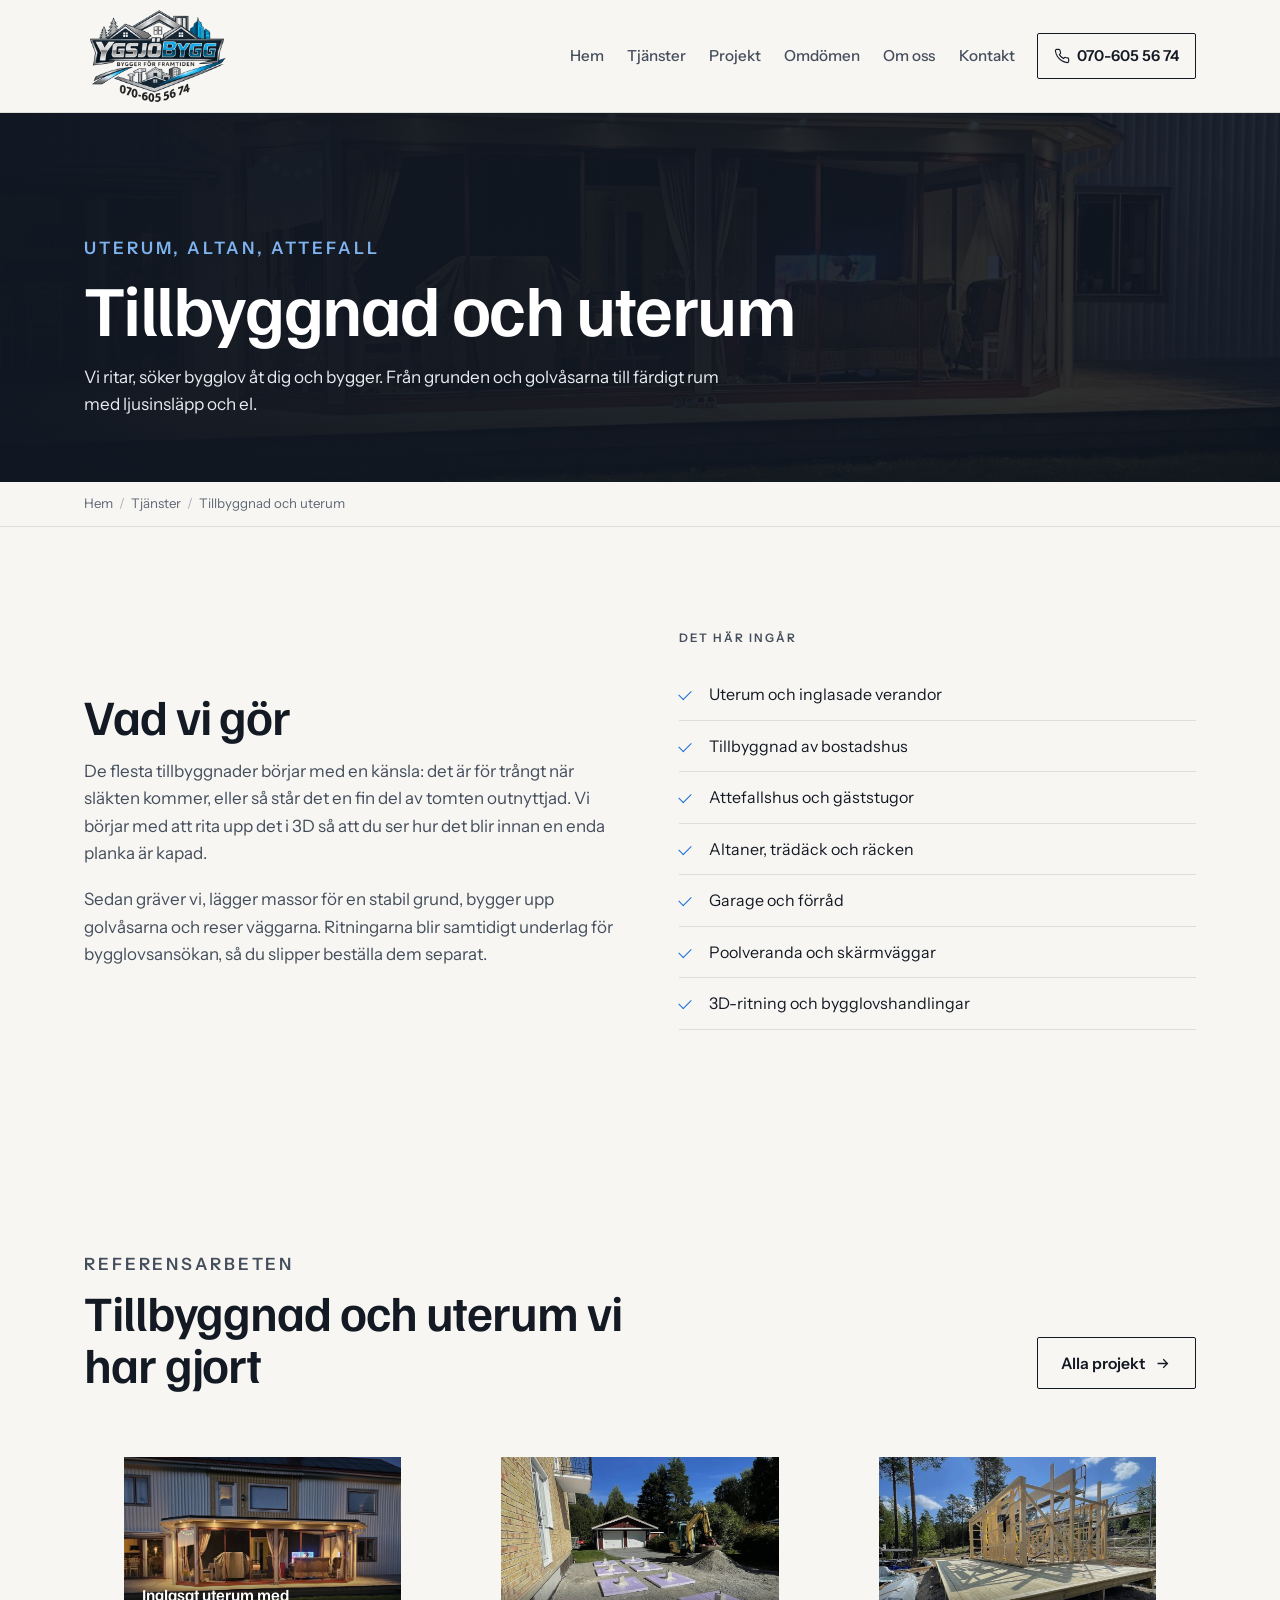
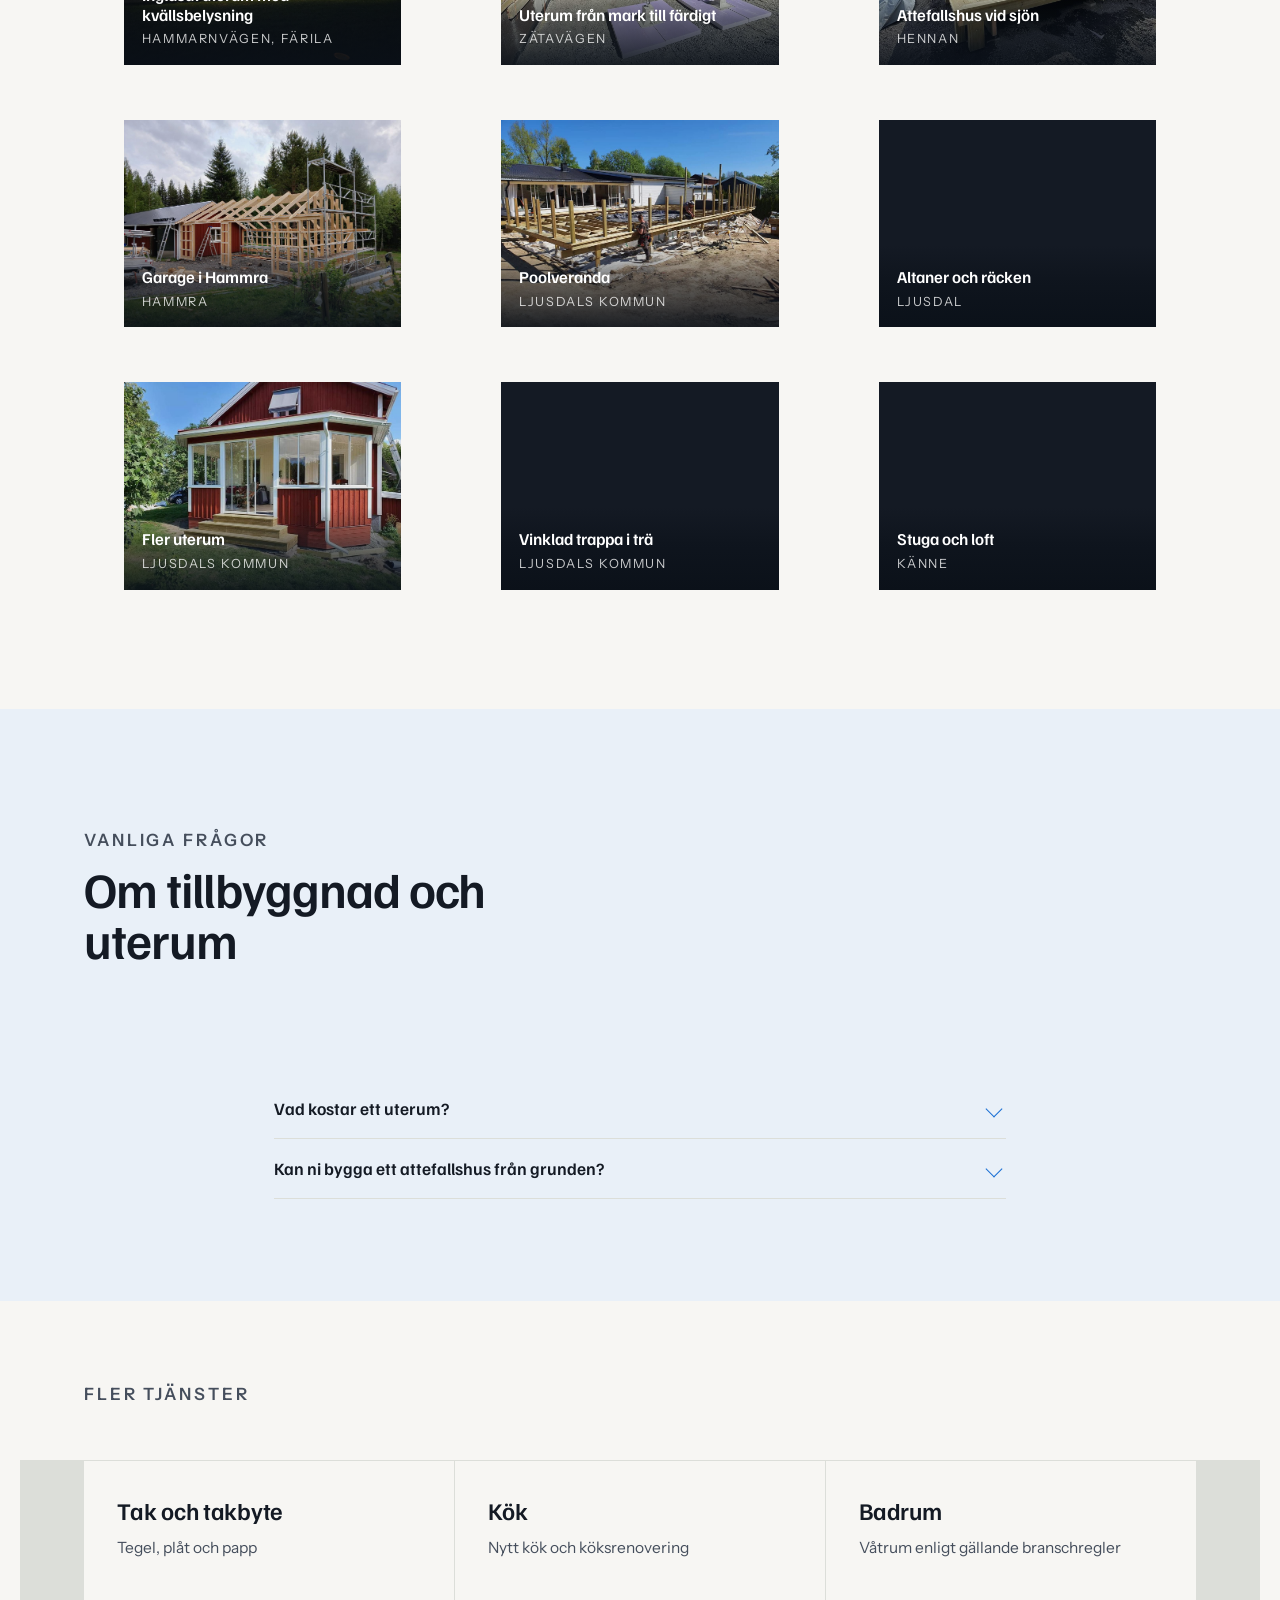
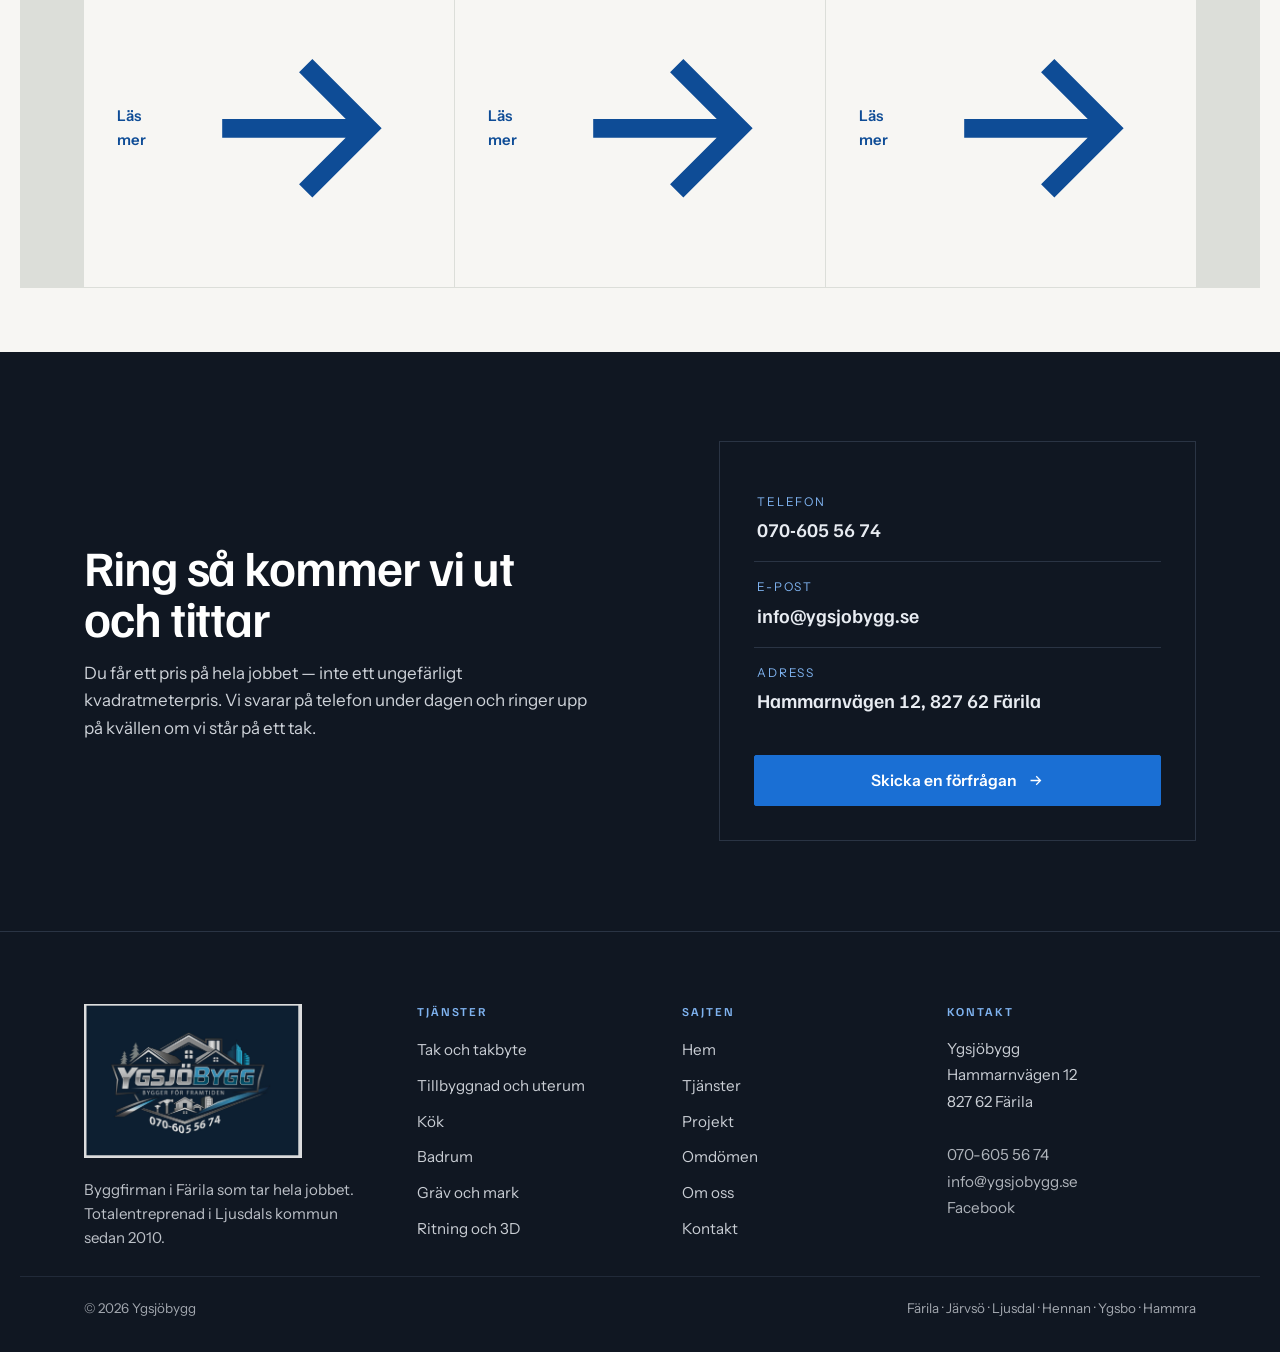
<file: tillbyggnad.html>
<!doctype html>
<html lang="sv">
<head>
<meta charset="utf-8">
<meta name="viewport" content="width=device-width,initial-scale=1,viewport-fit=cover">
<title>Tillbyggnad och uterum i Ljusdals kommun | Ygsjöbygg</title>
<meta name="description" content="Uterum, tillbyggnad, attefallshus och altan i Ljusdals kommun. Vi ritar i 3D, tar fram bygglovsunderlag och bygger. Ring 070-605 56 74.">
<meta name="keywords" content="tillbyggnad och uterum Ljusdal, tillbyggnad och uterum Färila, tillbyggnad och uterum Järvsö, byggfirma Hälsingland">
<meta name="robots" content="index,follow,max-image-preview:large,max-snippet:-1,max-video-preview:-1">
<link rel="canonical" href="https://ygsjobygg.se/tillbyggnad">
<meta name="theme-color" content="#101722">
<meta name="geo.region" content="SE-X">
<meta name="geo.placename" content="Färila, Ljusdals kommun">
<meta property="og:type" content="website">
<meta property="og:locale" content="sv_SE">
<meta property="og:site_name" content="Ygsjöbygg">
<meta property="og:title" content="Tillbyggnad och uterum i Ljusdals kommun | Ygsjöbygg">
<meta property="og:description" content="Uterum, tillbyggnad, attefallshus och altan i Ljusdals kommun. Vi ritar i 3D, tar fram bygglovsunderlag och bygger. Ring 070-605 56 74.">
<meta property="og:url" content="https://ygsjobygg.se/tillbyggnad">
<meta property="og:image" content="https://ygsjobygg.se/media/uterum-hammarn-kvall.jpg">
<meta name="twitter:card" content="summary_large_image">
<meta name="twitter:title" content="Tillbyggnad och uterum i Ljusdals kommun | Ygsjöbygg">
<meta name="twitter:description" content="Uterum, tillbyggnad, attefallshus och altan i Ljusdals kommun. Vi ritar i 3D, tar fram bygglovsunderlag och bygger. Ring 070-605 56 74.">
<meta name="twitter:image" content="https://ygsjobygg.se/media/uterum-hammarn-kvall.jpg">
<link rel="icon" href="media/ygsjobygg-logo-2026.png" type="image/png">
<link rel="preconnect" href="https://fonts.googleapis.com">
<link rel="preconnect" href="https://fonts.gstatic.com" crossorigin>
<link href="https://fonts.googleapis.com/css2?family=Familjen+Grotesk:wght@400;500;600;700&family=Instrument+Sans:wght@400;500;600&display=swap" rel="stylesheet">

<style>
/* DESIGN — Ygsjöbygg, Färila
   FÖR VEM: husägare i Ljusdals kommun (Färila, Järvsö, Ljusdal, Hennan, Ygsbo, Hammra)
   med ett timmerhus eller en villa från 1900-talet som behöver nytt tak, badrum, kök,
   uterum eller dränering. De vill inte vara projektledare på sin egen semester.
   FÖRSTA TVÅ SEKUNDERNA: en riktig firma som står på ett tak i Hälsingland i oktober.
   Lugn, konkret, lokal. Inte en byrå.
   DIAGNOS AV GAMLA SAJTEN: tre bra referenstexter begravda under en WordPress-mall,
   ingen projektsida, inga bilder på 60+ färdiga jobb, ingen struktur för Google.
   FÄRG: --blue pixelplockad ur deras egen logotyp (Ygsjobygg_Social_Profil, den rena
   versionen). --tegel plockat ur drönarbilden på taket de själva lagt på Borrvägen
   (#C06048 i originalet, nedtonat till #B4502F för kontrast). Ingen beige.
   TYPSNITT: Familjen Grotesk till rubriker (svensk grotesk med egen karaktär i g och y
   — passar ett företag som heter Ygsjöbygg) och Instrument Sans till brödtext.
   MOTIV: "läkten" — en 1 px linje med korta vertikala streck med jämna mellanrum,
   som läkt på ett tak. Återkommer som sektionsavdelare, under rubriker och som ram
   runt före/efter-paren.
   RÖRELSE: reveal = translate + fade, 700 ms, ease-out. Hover = bild 1.03 + understrykning.
   Ingen animation på h1, telefonnummer eller pris. prefers-reduced-motion stänger av
   allt och pausar videon.
   KUNDOMDÖMEN: publicerade Google-omdömen hämtade från Kundernas.se 2026-11-04.
   MEDVETET BORTVALT:
   priser (de offererar per projekt), kort-med-skugga, ikonrutor, numrerade steg.
   KONTRAST (uträknad före CSS): ink/paper 16.15 · ink-2 7.78 · mute 5.22 · blue 4.55
   · blue-deep 7.79 · tegel 4.71 · on-night/night 15.17 · blue-night 8.23
*/

:root{
  --ink:#141A24; --ink-2:#454E5C; --mute:#5F6875;
  --blue:#1A6FD4; --blue-deep:#0E4C96; --blue-night:#7FB3F0;
  --tegel:#B4502F; --tegel-night:#C8714F;
  --paper:#F7F6F3; --sky:#E9F0F8; --white:#FFFFFF;
  --night:#101722; --on-night:#E8ECF2;
  --line:#DCDED9; --line-night:#2A3444;
  --ease:cubic-bezier(.22,.61,.36,1);
  --pad:clamp(20px,5vw,72px);
  --maxw:1240px;
}

*{box-sizing:border-box}
html{-webkit-text-size-adjust:100%;scroll-behavior:smooth}
@media(prefers-reduced-motion:reduce){html{scroll-behavior:auto}}
body{
  margin:0;background:var(--paper);color:var(--ink);
  font-family:"Instrument Sans",system-ui,-apple-system,"Segoe UI",sans-serif;
  font-size:17px;line-height:1.62;-webkit-font-smoothing:antialiased;
  overflow-x:hidden;
}
img{max-width:100%;height:auto;display:block}
a{color:inherit}
h1,h2,h3,h4{font-family:"Familjen Grotesk","Instrument Sans",sans-serif;
  font-weight:600;line-height:1.04;letter-spacing:-.022em;margin:0}
h1{font-size:clamp(2.4rem,6.2vw,4.5rem)}
h2{font-size:clamp(1.85rem,4vw,3.1rem)}
h3{font-size:clamp(1.18rem,1.9vw,1.5rem);line-height:1.18;letter-spacing:-.012em}
h4{font-size:1.02rem;line-height:1.3;letter-spacing:0}
p{margin:0 0 1.1em}
p:last-child{margin-bottom:0}
em{font-style:normal;color:var(--tegel)}
.wrap{max-width:var(--maxw);margin:0 auto;padding-left:var(--pad);padding-right:var(--pad)}
[id]{scroll-margin-top:96px}
.sr{position:absolute;width:1px;height:1px;overflow:hidden;clip:rect(0 0 0 0);white-space:nowrap}

/* ——— MOTIVET: läkten ——— */
.lakt{position:relative;height:11px;margin:0}
.lakt::before{content:"";position:absolute;left:0;right:0;bottom:0;height:1px;background:currentColor;opacity:.75}
.lakt::after{content:"";position:absolute;inset:0;
  background-image:repeating-linear-gradient(90deg,currentColor 0 1px,transparent 1px 15px);opacity:.26}

/* ——— Etiketter ——— */
.lbl{font-size:.735rem;letter-spacing:.17em;text-transform:uppercase;font-weight:600;
  color:var(--mute);margin:0 0 .5rem}
.lbl-b{color:var(--blue-deep)}

/* ——— Knappar ——— */
.btn{display:inline-flex;align-items:center;gap:.6em;min-height:48px;padding:.78em 1.5em;
  background:var(--blue);color:#fff;text-decoration:none;font-weight:600;font-size:.98rem;
  border:1px solid var(--blue);border-radius:2px;transition:background .25s var(--ease),border-color .25s var(--ease)}
.btn:hover{background:var(--blue-deep);border-color:var(--blue-deep)}
.btn-2{background:transparent;color:var(--ink);border-color:var(--ink)}
.btn-2:hover{background:var(--ink);border-color:var(--ink);color:#fff}
.btn-l{background:transparent;color:#fff;border-color:rgba(255,255,255,.62)}
.btn-l:hover{background:#fff;color:var(--ink);border-color:#fff}
.btn svg{width:17px;height:17px;flex:none}

/* ——— Navigation ——— */
.nav{position:sticky;top:0;z-index:60;background:var(--paper);border-bottom:1px solid var(--line)}
.nav-in{max-width:var(--maxw);margin:0 auto;padding:.7rem var(--pad);
  display:flex;align-items:center;gap:1.4rem}
.nav-menu{display:flex;align-items:center;gap:1.4rem;margin-left:auto}
.mark{display:flex;align-items:center;margin-right:auto;text-decoration:none;min-height:46px}
.mark img{width:clamp(136px,14vw,172px)}
.nav-links{display:flex;align-items:center;gap:1.45rem;list-style:none;margin:0;padding:0}
.nav-links a{text-decoration:none;font-size:.95rem;font-weight:500;color:var(--ink-2);
  padding:.45rem 0;position:relative;transition:color .22s var(--ease)}
.nav-links a::after{content:"";position:absolute;left:0;right:100%;bottom:.1rem;height:1.5px;
  background:var(--blue);transition:right .3s var(--ease)}
.nav-links a:hover,.nav-links a[aria-current]{color:var(--ink)}
.nav-links a:hover::after,.nav-links a[aria-current]::after{right:0}
.nav-tel{display:inline-flex;align-items:center;gap:.5em;min-height:46px;padding:.45em 1.05em;
  border:1px solid var(--ink);border-radius:2px;text-decoration:none;font-weight:600;font-size:.94rem;
  transition:background .25s var(--ease),color .25s var(--ease)}
.nav-tel:hover{background:var(--ink);color:#fff}
.burger{display:none;align-items:center;justify-content:center;width:46px;height:46px;
  background:none;border:1px solid var(--line);border-radius:2px;cursor:pointer;padding:0}
.burger span{display:block;width:19px;height:1.5px;background:var(--ink);position:relative}
.burger span::before,.burger span::after{content:"";position:absolute;left:0;width:19px;height:1.5px;background:var(--ink)}
.burger span::before{top:-6px}.burger span::after{top:6px}
@media(max-width:980px){
  .nav-menu{display:none}
  .burger{display:flex;margin-left:auto}
  .nav.open .nav-menu{display:flex;position:absolute;top:100%;left:0;right:0;flex-direction:column;
    align-items:stretch;gap:0;margin:0;background:var(--paper);
    border-bottom:1px solid var(--line);padding:.2rem var(--pad) 1.2rem;
    box-shadow:0 18px 30px -24px rgba(16,23,34,.5)}
  .nav.open .nav-links{flex-direction:column;align-items:stretch;gap:0;width:100%}
  .nav.open .nav-links a{padding:.9rem 0;border-bottom:1px solid var(--line);font-size:1.06rem}
  .nav.open .nav-links a::after{display:none}
  .nav.open .nav-tel{margin-top:1rem;justify-content:center;background:var(--blue);
    color:#fff;border-color:var(--blue)}
}

/* ——— HERO med video ——— */
.hero{position:relative;min-height:clamp(560px,86svh,860px);display:grid;grid-template-rows:1fr auto;
  background:var(--night);color:#fff;overflow:hidden;isolation:isolate}
.hero video,.hero .poster{position:absolute;inset:0;width:100%;height:100%;object-fit:cover;z-index:0}
.hero::after{content:"";position:absolute;inset:0;z-index:1;pointer-events:none;
  background:
   linear-gradient(180deg,rgba(10,16,24,.52) 0%,rgba(10,16,24,.12) 26%,rgba(10,16,24,.34) 48%,
     rgba(10,16,24,.86) 68%,rgba(10,16,24,.94) 100%),
   linear-gradient(90deg,rgba(10,16,24,.5) 0%,rgba(10,16,24,.12) 52%,rgba(10,16,24,0) 100%)}
.hero-copy{position:relative;z-index:2;align-self:end;max-width:var(--maxw);width:100%;margin:0 auto;
  padding:0 var(--pad) clamp(28px,4vh,48px)}
.hero-copy .lbl{color:rgba(255,255,255,.82)}
.hero-copy .lakt{color:#fff;max-width:230px;margin-bottom:1.3rem}
.hero h1{max-width:17ch;text-shadow:0 1px 26px rgba(8,13,20,.5)}
.hero h1 em{color:#fff;opacity:.72}
.hero-sub{max-width:52ch;margin:1.15rem 0 1.7rem;font-size:clamp(1.02rem,1.5vw,1.17rem);
  color:rgba(255,255,255,.93);text-shadow:0 1px 18px rgba(8,13,20,.55)}
.hero-cta{display:flex;flex-wrap:wrap;gap:.7rem}
.hero-foot{position:relative;z-index:2;border-top:1px solid rgba(255,255,255,.2);
  background:rgba(10,16,24,.5);backdrop-filter:blur(2px)}
.hero-foot ul{max-width:var(--maxw);margin:0 auto;padding:0 var(--pad);list-style:none;
  display:grid;grid-template-columns:repeat(4,1fr)}
.hero-foot li{padding:.95rem 1.1rem .95rem 0;font-size:.9rem;color:rgba(255,255,255,.9);
  display:flex;align-items:baseline;gap:.55em}
.hero-foot b{font-family:"Familjen Grotesk",sans-serif;font-size:1.3rem;font-weight:600;color:#fff}
@media(max-width:860px){
  .hero{min-height:clamp(520px,84svh,760px)}
  .hero-foot ul{grid-template-columns:1fr 1fr}
  .hero-foot li:nth-child(-n+2){border-bottom:1px solid rgba(255,255,255,.16)}
}
@media(max-width:430px){.hero h1{font-size:2.25rem}}

/* ——— Sidhuvud på undersidor ——— */
.phead{background:var(--night);color:var(--on-night);position:relative;overflow:hidden}
.phead-in{max-width:var(--maxw);margin:0 auto;padding:clamp(56px,9vw,104px) var(--pad) clamp(40px,6vw,64px)}
.phead .lbl{color:var(--blue-night)}
.phead h1{max-width:19ch;color:#fff}
.phead p{max-width:58ch;margin-top:1.1rem;color:var(--on-night);font-size:1.07rem}
.phead .lakt{color:#fff;max-width:200px;margin-bottom:1.2rem}
.phead-img{position:absolute;inset:0;z-index:0;opacity:.3}
.phead-img img{width:100%;height:100%;object-fit:cover}
.phead-in{position:relative;z-index:2}
.phead.has-img::after{content:"";position:absolute;inset:0;z-index:1;
  background:linear-gradient(90deg,rgba(16,23,34,.96) 0%,rgba(16,23,34,.78) 55%,rgba(16,23,34,.5) 100%)}

/* ——— Brödsmulor ——— */
.crumbs{border-bottom:1px solid var(--line);background:var(--paper)}
.crumbs ol{max-width:var(--maxw);margin:0 auto;padding:.7rem var(--pad);list-style:none;
  display:flex;flex-wrap:wrap;gap:.45em;font-size:.83rem;color:var(--mute)}
.crumbs a{color:var(--mute);text-decoration:none}
.crumbs a:hover{color:var(--ink);text-decoration:underline}
.crumbs li+li::before{content:"/";margin-right:.45em;opacity:.5}

/* ——— Sektioner ——— */
.sec{padding:clamp(56px,8vw,112px) 0}
.sec-sky{background:var(--sky)}
.sec-night{background:var(--night);color:var(--on-night)}
.sec-night h2,.sec-night h3{color:#fff}
.sec-night .lbl{color:var(--blue-night)}
.sec-night .lakt{color:#fff}
.sec-tight{padding:clamp(40px,5vw,64px) 0}
.shead{max-width:var(--maxw);margin:0 auto;padding:0 var(--pad);margin-bottom:clamp(32px,4vw,56px)}
.shead .lakt{max-width:170px;margin-bottom:1.1rem;color:var(--ink)}
.shead h2{max-width:20ch}
.shead p{max-width:60ch;margin-top:1rem;color:var(--ink-2);font-size:1.06rem}
.shead-row{display:flex;flex-wrap:wrap;gap:2rem;align-items:flex-end;justify-content:space-between}
.shead-row>div:first-child{flex:1 1 420px}

/* ——— Flush rutnät: tjänster (delade kantlinjer, inga kort) ——— */
.grid-flush{max-width:var(--maxw);margin:0 auto;padding:0 var(--pad);
  display:grid;grid-template-columns:repeat(3,1fr);gap:1px;background:var(--line);
  border:1px solid var(--line);border-left:0;border-right:0}
.grid-flush.g2{grid-template-columns:repeat(2,1fr)}
.cell{background:var(--paper);padding:clamp(22px,2.6vw,34px);display:flex;flex-direction:column;gap:.7rem;
  text-decoration:none;color:inherit;position:relative;transition:background .3s var(--ease)}
.sec-sky .cell{background:var(--sky)}
a.cell:hover{background:var(--white)}
.cell .num{font-size:.74rem;letter-spacing:.14em;color:var(--blue-deep);font-weight:600}
.cell h3{margin-top:.1rem}
.cell p{color:var(--ink-2);font-size:.97rem}
.cell .go{margin-top:auto;padding-top:.9rem;font-weight:600;font-size:.93rem;color:var(--blue-deep);
  display:inline-flex;align-items:center;gap:.45em}
a.cell:hover .go span{text-decoration:underline}
.cell-img{display:block;margin:0 calc(-1*clamp(22px,2.6vw,34px)) clamp(4px,1vw,10px);overflow:hidden;
  margin-top:calc(-1*clamp(22px,2.6vw,34px));aspect-ratio:16/10}
.cell-img img{width:100%;height:100%;object-fit:cover;transition:transform .7s var(--ease)}
a.cell:hover .cell-img img{transform:scale(1.035)}
@media(max-width:900px){.grid-flush{grid-template-columns:repeat(2,1fr)}}
@media(max-width:600px){.grid-flush,.grid-flush.g2{grid-template-columns:1fr}}
.grid-flush.g2>.cell:last-child:nth-child(odd){grid-column:1/-1}
@media(max-width:600px){.grid-flush.g2>.cell:last-child:nth-child(odd){grid-column:auto}}

/* ——— Siffror / fakta ——— */
.facts{max-width:var(--maxw);margin:0 auto;padding:0 var(--pad);
  display:grid;grid-template-columns:repeat(4,1fr);gap:1px;background:var(--line);
  border-block:1px solid var(--line)}
.facts div{background:var(--paper);padding:clamp(20px,2.4vw,30px)}
.sec-sky .facts div{background:var(--sky)}
.facts b{display:block;font-family:"Familjen Grotesk",sans-serif;font-weight:600;
  font-size:clamp(1.9rem,3.4vw,2.7rem);line-height:1;letter-spacing:-.02em}
.facts span{display:block;margin-top:.5rem;font-size:.89rem;color:var(--mute)}
@media(max-width:760px){.facts{grid-template-columns:1fr 1fr}}

/* ——— Före / efter-par ——— */
.ba{border:1px solid var(--line);background:var(--white);overflow:hidden}
.sec-night .ba{border-color:var(--line-night);background:#16202E}
.ba-pair{display:grid;grid-template-columns:1fr 1fr;gap:1px;background:var(--line)}
.sec-night .ba-pair{background:var(--line-night)}
.ba-half{position:relative;background:var(--white)}
.ba-half img{width:100%;aspect-ratio:4/3;object-fit:cover}
.ba-tag{position:absolute;top:0;left:0;background:var(--ink);color:#fff;
  font-size:.7rem;letter-spacing:.16em;text-transform:uppercase;font-weight:600;padding:.4em .85em}
.ba-half.after .ba-tag{background:var(--tegel)}
.ba-cap{padding:clamp(16px,2vw,24px) clamp(18px,2.2vw,28px);border-top:1px solid var(--line)}
.sec-night .ba-cap{border-color:var(--line-night)}
.ba-cap h3{margin-bottom:.35rem}
.ba-cap p{color:var(--ink-2);font-size:.96rem;margin:0}
.sec-night .ba-cap p{color:var(--on-night);opacity:.85}
.ba-cap .where{font-size:.8rem;letter-spacing:.13em;text-transform:uppercase;color:var(--mute);margin-bottom:.5rem}
.ba-pair.c1{grid-template-columns:1fr}
.ba-pair.c2{grid-template-columns:1fr 1fr}
.ba-pair.c3{grid-template-columns:1fr 1fr 1fr}
@media(max-width:700px){.ba-pair.c3{grid-template-columns:1fr 1fr}}
@media(max-width:560px){.ba-pair,.ba-pair.c2,.ba-pair.c3{grid-template-columns:1fr}}

/* ——— Projektgalleri ——— */
.pg{max-width:var(--maxw);margin:0 auto;padding:0 var(--pad);
  display:grid;grid-template-columns:repeat(3,1fr);gap:clamp(14px,1.6vw,22px)}
@media(max-width:900px){.pg{grid-template-columns:repeat(2,1fr)}}
@media(max-width:520px){.pg{grid-template-columns:1fr}}
.pc{position:relative;overflow:hidden;background:var(--ink);display:block;text-decoration:none;color:#fff}
.pc img{width:100%;aspect-ratio:4/3;object-fit:cover;transition:transform .8s var(--ease);opacity:.94}
.pc:hover img{transform:scale(1.04)}
.pc figcaption{position:absolute;left:0;right:0;bottom:0;padding:1.4rem 1.1rem .95rem;
  background:linear-gradient(0deg,rgba(10,16,24,.9),rgba(10,16,24,.55) 55%,transparent)}
.pc .t{font-family:"Familjen Grotesk",sans-serif;font-weight:600;font-size:1.04rem;line-height:1.2;display:block}
.pc .w{display:block;font-size:.79rem;letter-spacing:.13em;text-transform:uppercase;
  color:rgba(255,255,255,.78);margin-top:.3rem}
.pc.tall img{aspect-ratio:3/4}
.pc.wide{grid-column:span 2}
@media(max-width:520px){.pc.wide{grid-column:auto}}

/* ——— Filterknappar ——— */
.filters{max-width:var(--maxw);margin:0 auto;padding:0 var(--pad);display:flex;flex-wrap:wrap;gap:.5rem;
  margin-bottom:clamp(24px,3vw,36px)}
.filters button{min-height:42px;padding:.45em 1.05em;background:transparent;border:1px solid var(--line);
  border-radius:2px;font:inherit;font-size:.92rem;font-weight:500;color:var(--ink-2);cursor:pointer;
  transition:border-color .25s var(--ease),color .25s var(--ease),background .25s var(--ease)}
.filters button:hover{border-color:var(--ink);color:var(--ink)}
.filters button[aria-pressed="true"]{background:var(--ink);border-color:var(--ink);color:#fff}

/* ——— Text + bild ——— */
.split{max-width:var(--maxw);margin:0 auto;padding:0 var(--pad);
  display:grid;grid-template-columns:1.05fr 1fr;gap:clamp(28px,4vw,64px);align-items:center}
.split.rev>:first-child{order:2}
.split-media img{width:100%;aspect-ratio:4/3;object-fit:cover}
.split-media.tall img{aspect-ratio:3/4}
.split-txt h2{margin-bottom:1rem}
.split-txt .lakt{max-width:150px;margin-bottom:1.1rem;color:var(--ink)}
.sec-night .split-txt .lakt{color:#fff}
.split-txt p{color:var(--ink-2)}
.sec-night .split-txt p{color:var(--on-night);opacity:.88}
@media(max-width:860px){.split{grid-template-columns:1fr}.split.rev>:first-child{order:0}}

/* ——— Lista med bockar ——— */
.ticks{list-style:none;margin:1.4rem 0 0;padding:0;display:grid;gap:.1rem}
.ticks li{padding:.72rem 0 .72rem 1.9rem;border-bottom:1px solid var(--line);position:relative;font-size:1rem}
.sec-night .ticks li{border-color:var(--line-night)}
.ticks li::before{content:"";position:absolute;left:0;top:1.22rem;width:11px;height:6px;
  border-left:1.8px solid var(--blue);border-bottom:1.8px solid var(--blue);transform:rotate(-45deg)}
.sec-night .ticks li::before{border-color:var(--blue-night)}

/* ——— Process (verklig sekvens, därför numrerad) ——— */
.steps{max-width:var(--maxw);margin:0 auto;padding:0 var(--pad);
  display:grid;grid-template-columns:repeat(4,1fr);gap:1px;background:var(--line-night);
  border-block:1px solid var(--line-night)}
.steps div{background:var(--night);padding:clamp(22px,2.6vw,32px)}
.steps b{display:block;font-family:"Familjen Grotesk",sans-serif;font-size:.78rem;letter-spacing:.17em;
  color:var(--blue-night);margin-bottom:.8rem}
.steps h3{margin-bottom:.5rem}
.steps p{font-size:.95rem;color:var(--on-night);opacity:.84;margin:0}
@media(max-width:860px){.steps{grid-template-columns:1fr 1fr}}
@media(max-width:520px){.steps{grid-template-columns:1fr}}

/* ——— Vanliga frågor ——— */
.faq{max-width:860px;margin:0 auto;padding:0 var(--pad)}
.faq details{border-bottom:1px solid var(--line)}
.faq details:first-child{border-top:1px solid var(--line)}
.faq summary{list-style:none;cursor:pointer;padding:1.15rem 2.4rem 1.15rem 0;position:relative;
  font-family:"Familjen Grotesk",sans-serif;font-weight:600;font-size:1.08rem;line-height:1.3;min-height:48px}
.faq summary::-webkit-details-marker{display:none}
.faq summary::after{content:"";position:absolute;right:.4rem;top:1.55rem;width:11px;height:11px;
  border-right:1.8px solid var(--blue);border-bottom:1.8px solid var(--blue);
  transform:rotate(45deg);transition:transform .3s var(--ease)}
.faq details[open] summary::after{transform:rotate(-135deg);top:1.8rem}
.faq .ans{padding:0 2.4rem 1.3rem 0;color:var(--ink-2)}
.faq .ans p{margin-bottom:.8em}

/* ——— Kontaktband ——— */
.cta{background:var(--night);color:var(--on-night)}
.cta-in{max-width:var(--maxw);margin:0 auto;padding:clamp(52px,7vw,92px) var(--pad);
  display:grid;grid-template-columns:1.1fr .9fr;gap:clamp(28px,4vw,64px);align-items:center}
.cta h2{color:#fff;max-width:16ch}
.cta p{margin-top:1rem;max-width:46ch;opacity:.88}
.cta .lakt{color:#fff;max-width:160px;margin-bottom:1.1rem}
.cta-box{border:1px solid var(--line-night);padding:clamp(22px,3vw,34px)}
.cta-box dl{margin:0;display:grid;gap:1px;background:var(--line-night)}
.cta-box .row{background:var(--night);padding:.95rem .2rem}
.cta-box dt{font-size:.75rem;letter-spacing:.16em;text-transform:uppercase;color:var(--blue-night);margin-bottom:.2rem}
.cta-box dd{margin:0;font-family:"Familjen Grotesk",sans-serif;font-size:1.22rem;font-weight:600}
.cta-box dd a{text-decoration:none}
.cta-box dd a:hover{text-decoration:underline}
.cta-box .btn{margin-top:1.4rem;width:100%;justify-content:center}
@media(max-width:860px){.cta-in{grid-template-columns:1fr}}

/* ——— Formulär ——— */
.form{display:grid;gap:1rem;max-width:620px}
.form label{display:grid;gap:.38rem;font-size:.88rem;font-weight:600;color:var(--ink-2)}
.form input,.form textarea,.form select{font:inherit;font-size:1rem;padding:.75rem .9rem;min-height:48px;
  border:1px solid var(--line);border-radius:2px;background:var(--white);color:var(--ink);width:100%}
.form textarea{min-height:142px;resize:vertical}
.form input:focus,.form textarea:focus,.form select:focus{outline:2px solid var(--blue);outline-offset:1px;border-color:var(--blue)}
.form .two{display:grid;grid-template-columns:1fr 1fr;gap:1rem}
@media(max-width:560px){.form .two{grid-template-columns:1fr}}
.form .note{font-size:.85rem;color:var(--mute)}

/* ——— Team ——— */
.team{max-width:var(--maxw);margin:0 auto;padding:0 var(--pad);
  display:grid;grid-template-columns:repeat(3,1fr);gap:1px;background:var(--line);border-block:1px solid var(--line)}
.team div{background:var(--paper);padding:clamp(22px,2.6vw,34px)}
.team h3{margin-bottom:.3rem}
.team span{font-size:.88rem;letter-spacing:.13em;text-transform:uppercase;color:var(--blue-deep);font-weight:600}
@media(max-width:700px){.team{grid-template-columns:1fr}}

/* ——— Sidfot ——— */
.foot{background:var(--night);color:var(--on-night);border-top:1px solid var(--line-night)}
.foot-in{max-width:var(--maxw);margin:0 auto;padding:clamp(44px,6vw,72px) var(--pad) 1.6rem;
  display:grid;grid-template-columns:1.3fr 1fr 1fr 1.1fr;gap:clamp(24px,3vw,48px)}
.foot .mark img{width:168px}
.foot-bl p{margin-top:1.2rem;font-size:.94rem;opacity:.8;max-width:34ch}
.foot h4{color:#fff;font-size:.76rem;letter-spacing:.17em;text-transform:uppercase;margin-bottom:1rem;color:var(--blue-night)}
.foot ul{list-style:none;margin:0;padding:0;display:grid;gap:.52rem}
.foot a{text-decoration:none;font-size:.95rem;opacity:.86}
.foot a:hover{opacity:1;text-decoration:underline}
.foot address{font-style:normal;font-size:.95rem;opacity:.86;line-height:1.75}
.foot-bot{max-width:var(--maxw);margin:0 auto;padding:1.3rem var(--pad) 2rem;
  border-top:1px solid var(--line-night);display:flex;flex-wrap:wrap;gap:1rem;
  justify-content:space-between;font-size:.84rem;opacity:.68}
@media(max-width:900px){.foot-in{grid-template-columns:1fr 1fr}}
@media(max-width:560px){.foot-in{grid-template-columns:1fr}}

/* ——— Reveal ——— */
.rv{opacity:0;transform:translateY(22px);transition:opacity .7s var(--ease),transform .7s var(--ease)}
.rv.in{opacity:1;transform:none}
.rv:nth-child(2){transition-delay:.07s}
.rv:nth-child(3){transition-delay:.14s}
.rv:nth-child(4){transition-delay:.21s}
@media(prefers-reduced-motion:reduce){
  .rv{opacity:1;transform:none;transition:none}
  .pc img,.cell-img img{transition:none}
  .hero video{display:none}
}
</style>
<script type="application/ld+json">{"@context": "https://schema.org", "@type": "Service", "name": "Tillbyggnad och uterum", "serviceType": "Tillbyggnad och uterum", "description": "Vi ritar, söker bygglov åt dig och bygger. Från grunden och golvåsarna till färdigt rum med ljusinsläpp och el.", "provider": {"@id": "https://ygsjobygg.se/#org"}, "areaServed": {"@type": "AdministrativeArea", "name": "Ljusdals kommun"}, "url": "https://ygsjobygg.se/tillbyggnad"}</script><script type="application/ld+json">{"@context": "https://schema.org", "@type": "FAQPage", "mainEntity": [{"@type": "Question", "name": "Hjälper ni till med bygglovet?", "acceptedAnswer": {"@type": "Answer", "text": "Ja. Vi ritar projektet skalenligt i 3D-CAD och de ritningarna fungerar som underlag till bygglovsansökan. Du söker själv men behöver inte beställa handlingarna någon annanstans."}}, {"@type": "Question", "name": "Vad kostar ett uterum?", "acceptedAnswer": {"@type": "Answer", "text": "Det beror helt på storlek, grundläggning, glasparti och om rummet ska vara uppvärmt. Vi kommer ut, tittar och lämnar en offert på hela jobbet — inte ett ungefärligt kvadratmeterpris."}}, {"@type": "Question", "name": "Kan ni bygga ett attefallshus från grunden?", "acceptedAnswer": {"@type": "Answer", "text": "Ja. Vi har byggt attefallshus i Hennan och på flera andra platser i kommunen, från markarbetet till färdigt hus med glasparti."}}]}</script><script type="application/ld+json">{"@context": "https://schema.org", "@type": "BreadcrumbList", "itemListElement": [{"@type": "ListItem", "position": 1, "name": "Hem", "item": "https://ygsjobygg.se/index.html"}, {"@type": "ListItem", "position": 2, "name": "Tjänster", "item": "https://ygsjobygg.se/tjanster.html"}, {"@type": "ListItem", "position": 3, "name": "Tillbyggnad och uterum"}]}</script>
<link rel="stylesheet" href="updates.css?v=20261104">
</head>
<body>
<a class="sr" href="#main">Hoppa till innehållet</a>
<header class="nav" id="nav">
<div class="nav-in">
<a class="mark" href="index.html" aria-label="Ygsjöbygg – till startsidan">
<img src="media/ygsjobygg-logo-transparent.png" alt="Ygsjöbygg" width="900" height="600"></a>
<div class="nav-menu">
<nav aria-label="Huvudmeny"><ul class="nav-links"><li><a href="index.html">Hem</a></li><li><a href="tjanster.html">Tjänster</a></li><li><a href="projekt.html">Projekt</a></li><li><a href="index.html#omdomen">Omdömen</a></li><li><a href="om-oss.html">Om oss</a></li><li><a href="kontakt.html">Kontakt</a></li></ul></nav>
<a class="nav-tel" href="tel:+46706055674"><svg viewBox="0 0 24 24" fill="none" stroke="currentColor" stroke-width="1.7" aria-hidden="true" style="width:16px;height:16px"><path d="M22 16.9v3a2 2 0 0 1-2.2 2 19.8 19.8 0 0 1-8.6-3.1 19.5 19.5 0 0 1-6-6A19.8 19.8 0 0 1 2.1 4.2 2 2 0 0 1 4.1 2h3a2 2 0 0 1 2 1.7c.1 1 .4 1.9.7 2.8a2 2 0 0 1-.5 2.1L8.1 9.9a16 16 0 0 0 6 6l1.3-1.3a2 2 0 0 1 2.1-.4c.9.3 1.8.6 2.8.7a2 2 0 0 1 1.7 2z"/></svg>070-605 56 74</a>
</div>
<button class="burger" type="button" aria-expanded="false" aria-controls="nav" aria-label="Meny"><span></span></button>
</div></header>
<main id="main">
<section class="phead has-img">
<div class="phead-img"><img src="media/uterum-hammarn-kvall.jpg" alt="Tillbyggnad och uterum – Uterum, altan, attefall" width="1400" height="1050" sizes="100vw" loading="eager" decoding="async"></div>
<div class="phead-in">
<p class="lbl">Uterum, altan, attefall</p>
<span class="lakt" aria-hidden="true"></span>
<h1>Tillbyggnad och uterum</h1>
<p>Vi ritar, söker bygglov åt dig och bygger. Från grunden och golvåsarna till färdigt rum med ljusinsläpp och el.</p>
</div></section>
<nav class="crumbs" aria-label="Brödsmulor"><ol><li><a href="index.html">Hem</a></li><li><a href="tjanster.html">Tjänster</a></li><li>Tillbyggnad och uterum</li></ol></nav>

<section class="sec">
<div class="split">
<div class="split-txt rv">
<span class="lakt" aria-hidden="true"></span>
<h2>Vad vi gör</h2>
<p>De flesta tillbyggnader börjar med en känsla: det är för trångt när släkten kommer, eller så står det en fin del av tomten outnyttjad. Vi börjar med att rita upp det i 3D så att du ser hur det blir innan en enda planka är kapad.</p><p>Sedan gräver vi, lägger massor för en stabil grund, bygger upp golvåsarna och reser väggarna. Ritningarna blir samtidigt underlag för bygglovsansökan, så du slipper beställa dem separat.</p>
</div>
<div class="split-txt rv">
<p class="lbl lbl-b">Det här ingår</p>
<ul class="ticks"><li>Uterum och inglasade verandor</li><li>Tillbyggnad av bostadshus</li><li>Attefallshus och gäststugor</li><li>Altaner, trädäck och räcken</li><li>Garage och förråd</li><li>Poolveranda och skärmväggar</li><li>3D-ritning och bygglovshandlingar</li></ul>
</div>
</div>
</section>



<section class="sec">
<div class="shead rv"><span class="lakt" aria-hidden="true"></span>
<div class="shead-row">
<div><p class="lbl">Referensarbeten</p><h2>Tillbyggnad och uterum vi har gjort</h2></div>
<p><a class="btn btn-2" href="projekt.html">Alla projekt <svg viewBox="0 0 24 24" fill="none" stroke="currentColor" stroke-width="1.8" aria-hidden="true"><path d="M5 12h14M13 6l6 6-6 6"/></svg></a></p>
</div></div>
<div class="pg"><figure class="pc rv">
<a href="projekt.html#uterum-hammarnvagen" aria-label="Inglasat uterum med kvällsbelysning, Hammarnvägen, Färila"><img src="media/uterum-hammarn-kvall.jpg" alt="Inglasat uterum med kvällsbelysning, Hammarnvägen, Färila" width="1400" height="1050" sizes="(max-width:520px) 100vw,(max-width:900px) 50vw,33vw" loading="lazy" decoding="async">
<figcaption><span class="t">Inglasat uterum med kvällsbelysning</span><span class="w">Hammarnvägen, Färila</span></figcaption></a></figure><figure class="pc rv">
<a href="projekt.html#uterum-zatavagen" aria-label="Uterum från mark till färdigt, Zätavägen"><img src="media/uterum-zatavagen-mark.jpg" alt="Uterum från mark till färdigt, Zätavägen" width="1050" height="1400" sizes="(max-width:520px) 100vw,(max-width:900px) 50vw,33vw" loading="lazy" decoding="async">
<figcaption><span class="t">Uterum från mark till färdigt</span><span class="w">Zätavägen</span></figcaption></a></figure><figure class="pc rv">
<a href="projekt.html#attefallshus-hennan" aria-label="Attefallshus vid sjön, Hennan"><img src="media/attefall-hennan-stomme.jpg" alt="Attefallshus vid sjön, Hennan" width="1050" height="1400" sizes="(max-width:520px) 100vw,(max-width:900px) 50vw,33vw" loading="lazy" decoding="async">
<figcaption><span class="t">Attefallshus vid sjön</span><span class="w">Hennan</span></figcaption></a></figure><figure class="pc rv">
<a href="projekt.html#garage-hammra" aria-label="Garage i Hammra, Hammra"><img src="media/garage-hammra-stomme.jpg" alt="Garage i Hammra, Hammra" width="1400" height="1050" sizes="(max-width:520px) 100vw,(max-width:900px) 50vw,33vw" loading="lazy" decoding="async">
<figcaption><span class="t">Garage i Hammra</span><span class="w">Hammra</span></figcaption></a></figure><figure class="pc rv">
<a href="projekt.html#poolveranda" aria-label="Poolveranda, Ljusdals kommun"><img src="media/poolveranda-stomme.jpg" alt="Poolveranda, Ljusdals kommun" width="1400" height="1050" sizes="(max-width:520px) 100vw,(max-width:900px) 50vw,33vw" loading="lazy" decoding="async">
<figcaption><span class="t">Poolveranda</span><span class="w">Ljusdals kommun</span></figcaption></a></figure><figure class="pc rv">
<a href="projekt.html#altan" aria-label="Altaner och räcken, Ljusdal"><img src="media/altan-racke.jpg" alt="Altaner och räcken, Ljusdal" width="1400" height="1050" sizes="(max-width:520px) 100vw,(max-width:900px) 50vw,33vw" loading="lazy" decoding="async">
<figcaption><span class="t">Altaner och räcken</span><span class="w">Ljusdal</span></figcaption></a></figure><figure class="pc rv">
<a href="projekt.html#uterum-flera" aria-label="Fler uterum, Ljusdals kommun"><img src="media/uterum-hoga.jpg" alt="Fler uterum, Ljusdals kommun" width="1400" height="1050" sizes="(max-width:520px) 100vw,(max-width:900px) 50vw,33vw" loading="lazy" decoding="async">
<figcaption><span class="t">Fler uterum</span><span class="w">Ljusdals kommun</span></figcaption></a></figure><figure class="pc rv">
<a href="projekt.html#trappa" aria-label="Vinklad trappa i trä, Ljusdals kommun"><img src="media/trappa-1.jpg" alt="Vinklad trappa i trä, Ljusdals kommun" width="1400" height="788" sizes="(max-width:520px) 100vw,(max-width:900px) 50vw,33vw" loading="lazy" decoding="async">
<figcaption><span class="t">Vinklad trappa i trä</span><span class="w">Ljusdals kommun</span></figcaption></a></figure><figure class="pc rv">
<a href="projekt.html#stuga-kanne" aria-label="Stuga och loft, Känne"><img src="media/stuga-kanne.jpg" alt="Stuga och loft, Känne" width="1400" height="1050" sizes="(max-width:520px) 100vw,(max-width:900px) 50vw,33vw" loading="lazy" decoding="async">
<figcaption><span class="t">Stuga och loft</span><span class="w">Känne</span></figcaption></a></figure></div>
</section>

<section class="sec sec-sky">
<div class="shead rv"><span class="lakt" aria-hidden="true"></span>
<p class="lbl">Vanliga frågor</p><h2>Om tillbyggnad och uterum</h2></div>
<div class="faq"><details class="rv"><summary>Hjälper ni till med bygglovet?</summary><div class="ans"><p>Ja. Vi ritar projektet skalenligt i 3D-CAD och de ritningarna fungerar som underlag till bygglovsansökan. Du söker själv men behöver inte beställa handlingarna någon annanstans.</p></div></details><details class="rv"><summary>Vad kostar ett uterum?</summary><div class="ans"><p>Det beror helt på storlek, grundläggning, glasparti och om rummet ska vara uppvärmt. Vi kommer ut, tittar och lämnar en offert på hela jobbet — inte ett ungefärligt kvadratmeterpris.</p></div></details><details class="rv"><summary>Kan ni bygga ett attefallshus från grunden?</summary><div class="ans"><p>Ja. Vi har byggt attefallshus i Hennan och på flera andra platser i kommunen, från markarbetet till färdigt hus med glasparti.</p></div></details></div>
</section>

<section class="sec sec-tight">
<div class="shead rv"><span class="lakt" aria-hidden="true"></span><p class="lbl">Fler tjänster</p></div>
<div class="grid-flush"><a class="cell rv" href="tak.html"><h3>Tak och takbyte</h3><p>Tegel, plåt och papp</p><span class="go"><span>Läs mer</span><svg viewBox="0 0 24 24" fill="none" stroke="currentColor" stroke-width="1.8" aria-hidden="true"><path d="M5 12h14M13 6l6 6-6 6"/></svg></span></a><a class="cell rv" href="kok.html"><h3>Kök</h3><p>Nytt kök och köksrenovering</p><span class="go"><span>Läs mer</span><svg viewBox="0 0 24 24" fill="none" stroke="currentColor" stroke-width="1.8" aria-hidden="true"><path d="M5 12h14M13 6l6 6-6 6"/></svg></span></a><a class="cell rv" href="badrum.html"><h3>Badrum</h3><p>Våtrum enligt gällande branschregler</p><span class="go"><span>Läs mer</span><svg viewBox="0 0 24 24" fill="none" stroke="currentColor" stroke-width="1.8" aria-hidden="true"><path d="M5 12h14M13 6l6 6-6 6"/></svg></span></a></div>
</section>

<section class="cta">
<div class="cta-in">
<div class="rv">
<span class="lakt" aria-hidden="true"></span>
<h2>Ring så kommer vi ut och tittar</h2>
<p>Du får ett pris på hela jobbet — inte ett ungefärligt kvadratmeterpris. Vi svarar på telefon under dagen och ringer upp på kvällen om vi står på ett tak.</p>
</div>
<div class="cta-box rv">
<dl>
<div class="row"><dt>Telefon</dt><dd><a href="tel:+46706055674">070-605 56 74</a></dd></div>
<div class="row"><dt>E-post</dt><dd><a href="mailto:info@ygsjobygg.se">info@ygsjobygg.se</a></dd></div>
<div class="row"><dt>Adress</dt><dd>Hammarnvägen 12, 827 62 Färila</dd></div>
</dl>
<a class="btn" href="kontakt.html">Skicka en förfrågan <svg viewBox="0 0 24 24" fill="none" stroke="currentColor" stroke-width="1.8" aria-hidden="true"><path d="M5 12h14M13 6l6 6-6 6"/></svg></a>
</div>
</div></section>
</main>
<footer class="foot">
<div class="foot-in">
<div class="foot-bl">
<a class="mark" href="index.html"><img src="media/ygsjobygg-logo-2026.png" alt="Ygsjöbygg" width="900" height="637"></a>
<p>Byggfirman i Färila som tar hela jobbet. Totalentreprenad i Ljusdals kommun sedan 2010.</p>
</div>
<div><h4>Tjänster</h4><ul><li><a href="tak.html">Tak och takbyte</a></li><li><a href="tillbyggnad.html">Tillbyggnad och uterum</a></li><li><a href="kok.html">Kök</a></li><li><a href="badrum.html">Badrum</a></li><li><a href="grav.html">Gräv och mark</a></li><li><a href="ritning.html">Ritning och 3D</a></li></ul></div>
<div><h4>Sajten</h4><ul><li><a href="index.html">Hem</a></li><li><a href="tjanster.html">Tjänster</a></li><li><a href="projekt.html">Projekt</a></li><li><a href="index.html#omdomen">Omdömen</a></li><li><a href="om-oss.html">Om oss</a></li><li><a href="kontakt.html">Kontakt</a></li></ul></div>
<div><h4>Kontakt</h4>
<address>
Ygsjöbygg<br>Hammarnvägen 12<br>827 62 Färila<br><br>
<a href="tel:+46706055674">070-605 56 74</a><br>
<a href="mailto:info@ygsjobygg.se">info@ygsjobygg.se</a><br>
<a href="https://www.facebook.com/ygsjobygg" rel="noopener">Facebook</a>
</address></div>
</div>
<div class="foot-bot">
<span>&copy; 2026 Ygsjöbygg</span>
<span>Färila · Järvsö · Ljusdal · Hennan · Ygsbo · Hammra</span>
</div></footer>
<script>
(function(){
  var red = window.matchMedia("(prefers-reduced-motion: reduce)").matches;
  var nav = document.getElementById("nav");
  var b = nav.querySelector(".burger");
  b.addEventListener("click", function(){
    var o = nav.classList.toggle("open");
    b.setAttribute("aria-expanded", o ? "true" : "false");
  });
  if (!red && "IntersectionObserver" in window) {
    var io = new IntersectionObserver(function(es){
      es.forEach(function(e){ if(e.isIntersecting){ e.target.classList.add("in"); io.unobserve(e.target);} });
    }, {rootMargin:"0px 0px -8% 0px", threshold:0.08});
    document.querySelectorAll(".rv").forEach(function(el){ io.observe(el); });
  } else {
    document.querySelectorAll(".rv").forEach(function(el){ el.classList.add("in"); });
  }
  var v = document.querySelector(".hero video");
  if (v) {
    if (red) { v.pause(); v.removeAttribute("autoplay"); }
    else { var p = v.play(); if (p && p.catch) p.catch(function(){}); }
  }
  var f = document.querySelector(".filters");
  if (f) {
    f.addEventListener("click", function(e){
      var btn = e.target.closest("button"); if(!btn) return;
      var k = btn.dataset.k;
      f.querySelectorAll("button").forEach(function(x){ x.setAttribute("aria-pressed", x===btn?"true":"false"); });
      document.querySelectorAll("[data-kat]").forEach(function(el){
        el.hidden = !(k === "alla" || el.dataset.kat === k);
      });
    });
  }
})();
</script>
</body>
</html>
</file>
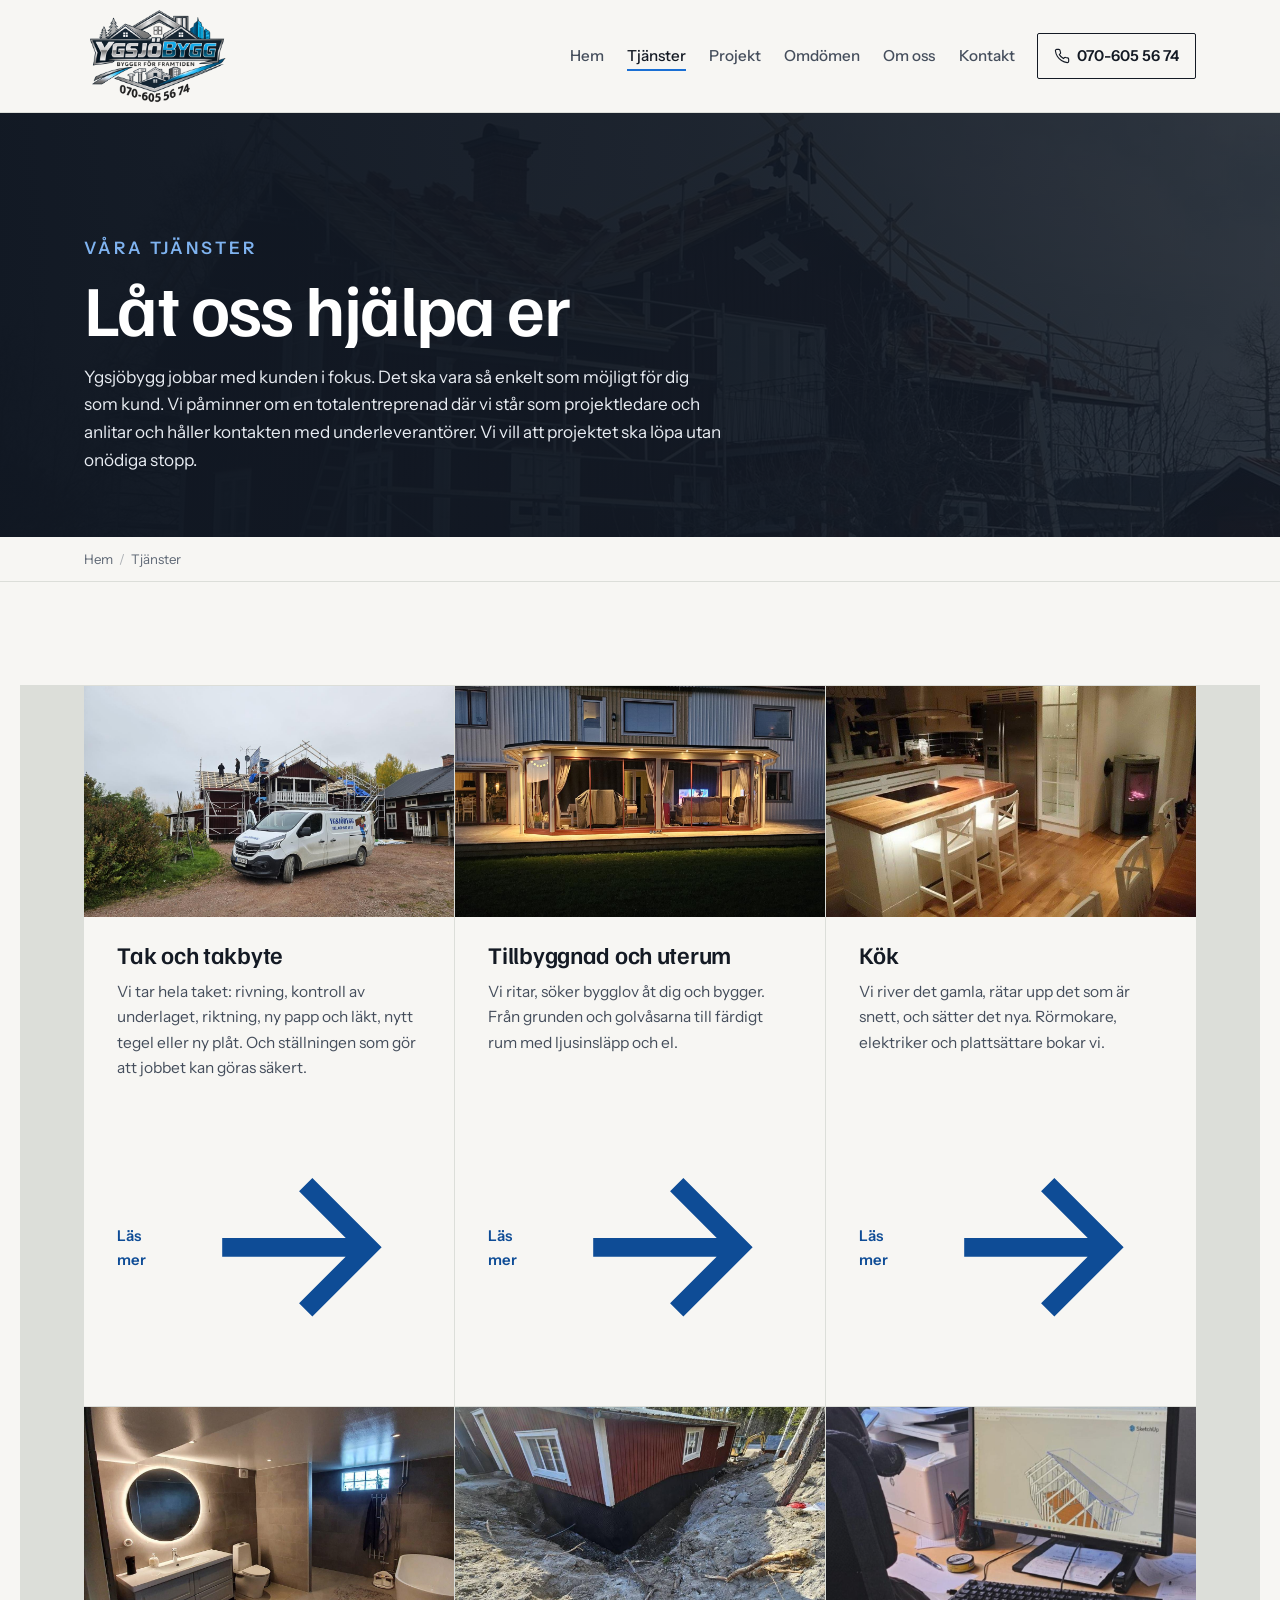
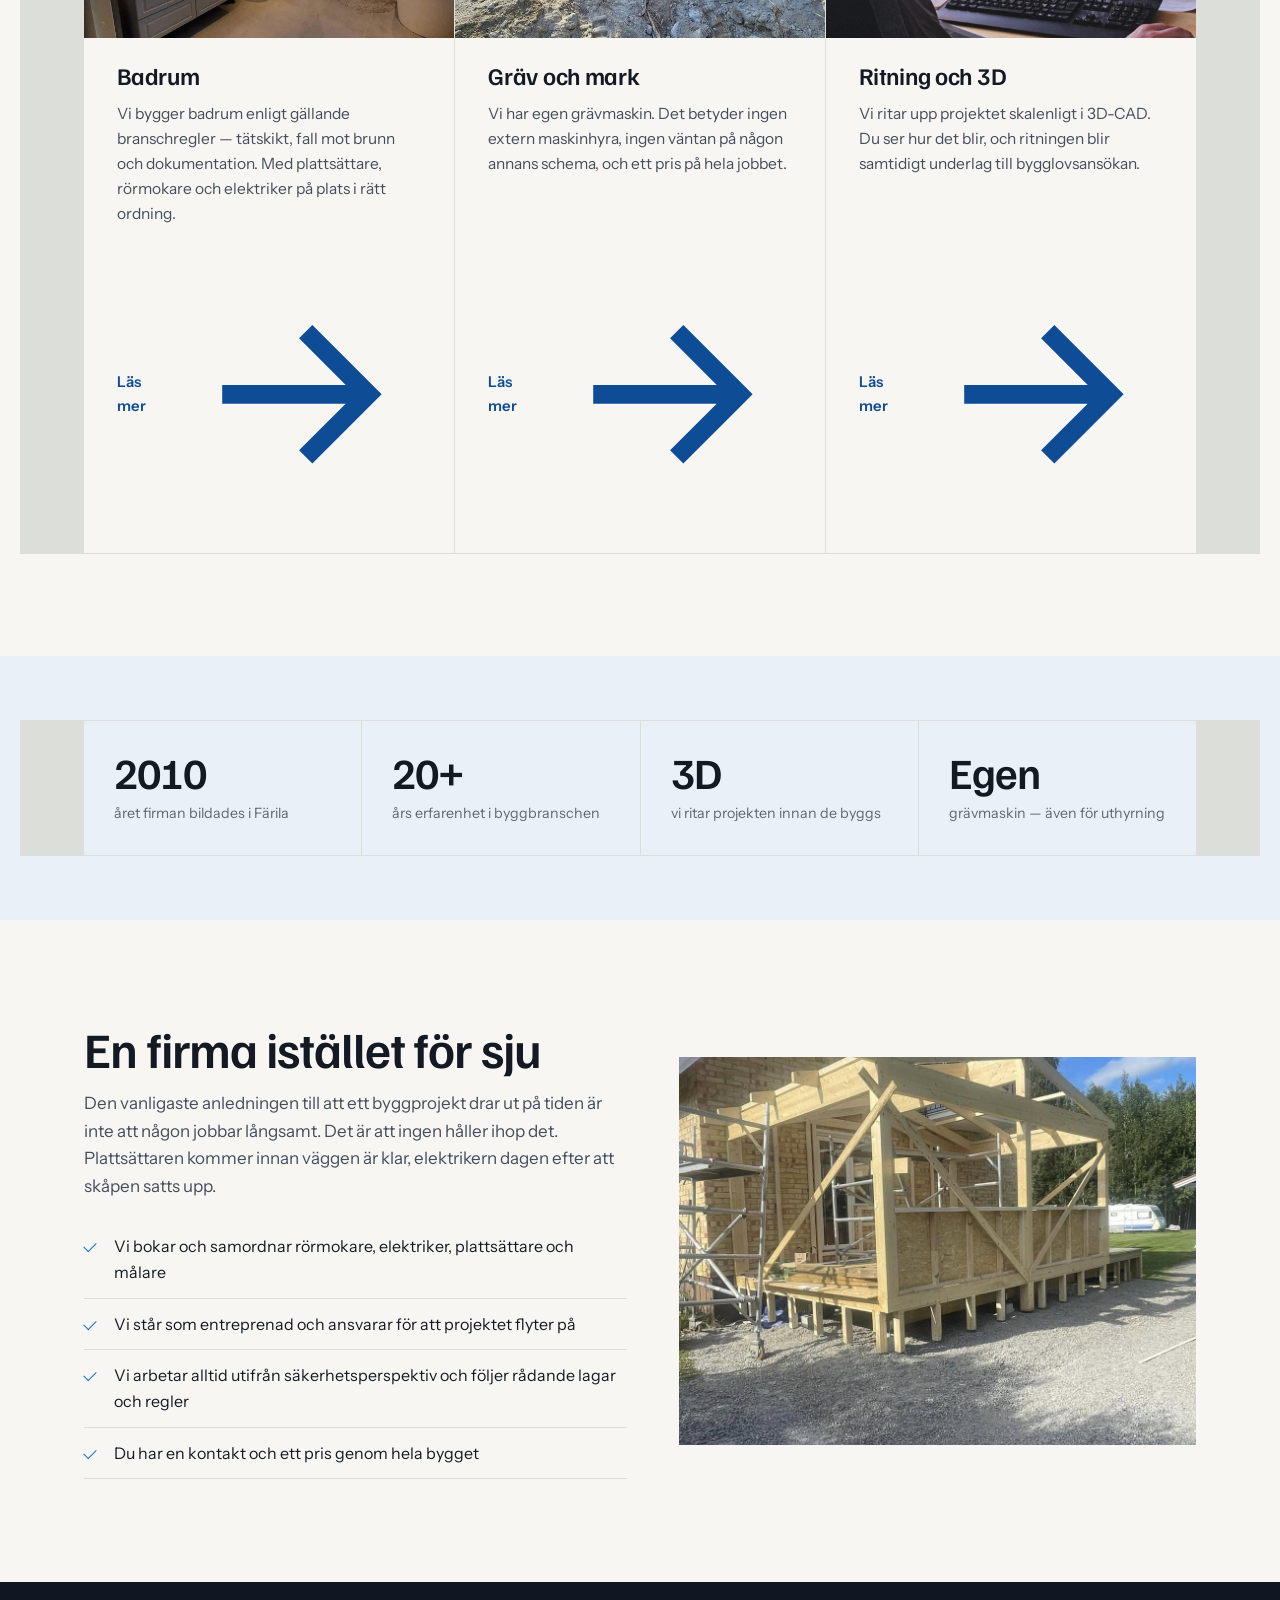
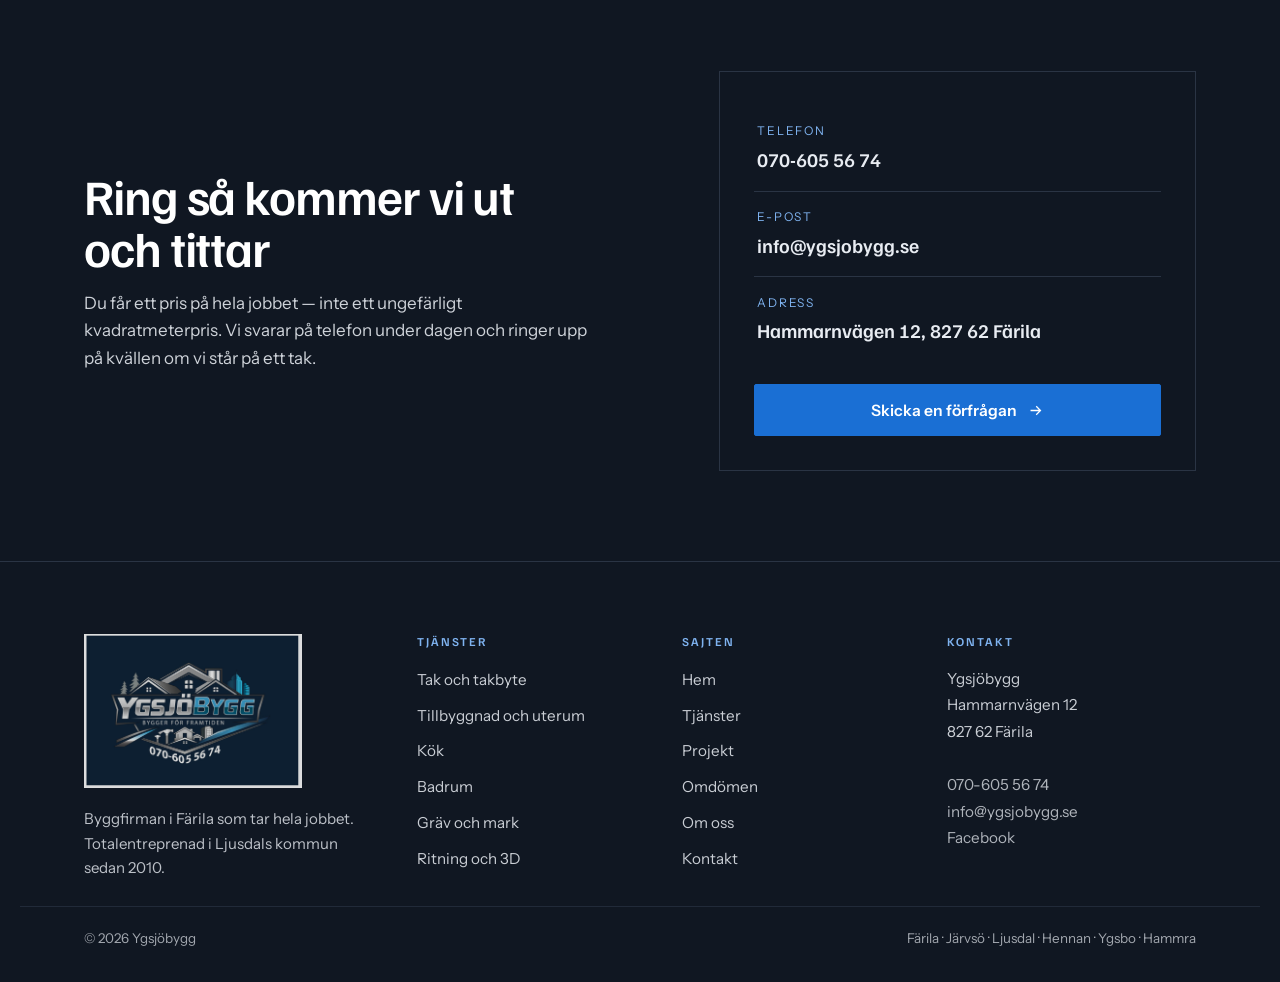
<file: tjanster.html>
<!doctype html>
<html lang="sv">
<head>
<meta charset="utf-8">
<meta name="viewport" content="width=device-width,initial-scale=1,viewport-fit=cover">
<title>Våra tjänster – tak, uterum, kök, badrum och mark | Ygsjöbygg</title>
<meta name="description" content="Takbyte, uterum och tillbyggnad, kök, badrum, dränering och markarbeten samt 3D-ritning för bygglov. Ygsjöbygg i Färila tar hela jobbet som totalentreprenad.">
<meta name="keywords" content="byggtjänster Ljusdal, takbyte, uterum, badrumsrenovering, köksrenovering, dränering, totalentreprenad Färila">
<meta name="robots" content="index,follow,max-image-preview:large,max-snippet:-1,max-video-preview:-1">
<link rel="canonical" href="https://ygsjobygg.se/tjanster">
<meta name="theme-color" content="#101722">
<meta name="geo.region" content="SE-X">
<meta name="geo.placename" content="Färila, Ljusdals kommun">
<meta property="og:type" content="website">
<meta property="og:locale" content="sv_SE">
<meta property="og:site_name" content="Ygsjöbygg">
<meta property="og:title" content="Våra tjänster – tak, uterum, kök, badrum och mark | Ygsjöbygg">
<meta property="og:description" content="Takbyte, uterum och tillbyggnad, kök, badrum, dränering och markarbeten samt 3D-ritning för bygglov. Ygsjöbygg i Färila tar hela jobbet som totalentreprenad.">
<meta property="og:url" content="https://ygsjobygg.se/tjanster">
<meta property="og:image" content="https://ygsjobygg.se/media/tegelbyte-jarvso.jpg">
<meta name="twitter:card" content="summary_large_image">
<meta name="twitter:title" content="Våra tjänster – tak, uterum, kök, badrum och mark | Ygsjöbygg">
<meta name="twitter:description" content="Takbyte, uterum och tillbyggnad, kök, badrum, dränering och markarbeten samt 3D-ritning för bygglov. Ygsjöbygg i Färila tar hela jobbet som totalentreprenad.">
<meta name="twitter:image" content="https://ygsjobygg.se/media/tegelbyte-jarvso.jpg">
<link rel="icon" href="media/ygsjobygg-logo-2026.png" type="image/png">
<link rel="preconnect" href="https://fonts.googleapis.com">
<link rel="preconnect" href="https://fonts.gstatic.com" crossorigin>
<link href="https://fonts.googleapis.com/css2?family=Familjen+Grotesk:wght@400;500;600;700&family=Instrument+Sans:wght@400;500;600&display=swap" rel="stylesheet">

<style>
/* DESIGN — Ygsjöbygg, Färila
   FÖR VEM: husägare i Ljusdals kommun (Färila, Järvsö, Ljusdal, Hennan, Ygsbo, Hammra)
   med ett timmerhus eller en villa från 1900-talet som behöver nytt tak, badrum, kök,
   uterum eller dränering. De vill inte vara projektledare på sin egen semester.
   FÖRSTA TVÅ SEKUNDERNA: en riktig firma som står på ett tak i Hälsingland i oktober.
   Lugn, konkret, lokal. Inte en byrå.
   DIAGNOS AV GAMLA SAJTEN: tre bra referenstexter begravda under en WordPress-mall,
   ingen projektsida, inga bilder på 60+ färdiga jobb, ingen struktur för Google.
   FÄRG: --blue pixelplockad ur deras egen logotyp (Ygsjobygg_Social_Profil, den rena
   versionen). --tegel plockat ur drönarbilden på taket de själva lagt på Borrvägen
   (#C06048 i originalet, nedtonat till #B4502F för kontrast). Ingen beige.
   TYPSNITT: Familjen Grotesk till rubriker (svensk grotesk med egen karaktär i g och y
   — passar ett företag som heter Ygsjöbygg) och Instrument Sans till brödtext.
   MOTIV: "läkten" — en 1 px linje med korta vertikala streck med jämna mellanrum,
   som läkt på ett tak. Återkommer som sektionsavdelare, under rubriker och som ram
   runt före/efter-paren.
   RÖRELSE: reveal = translate + fade, 700 ms, ease-out. Hover = bild 1.03 + understrykning.
   Ingen animation på h1, telefonnummer eller pris. prefers-reduced-motion stänger av
   allt och pausar videon.
   KUNDOMDÖMEN: publicerade Google-omdömen hämtade från Kundernas.se 2026-11-04.
   MEDVETET BORTVALT:
   priser (de offererar per projekt), kort-med-skugga, ikonrutor, numrerade steg.
   KONTRAST (uträknad före CSS): ink/paper 16.15 · ink-2 7.78 · mute 5.22 · blue 4.55
   · blue-deep 7.79 · tegel 4.71 · on-night/night 15.17 · blue-night 8.23
*/

:root{
  --ink:#141A24; --ink-2:#454E5C; --mute:#5F6875;
  --blue:#1A6FD4; --blue-deep:#0E4C96; --blue-night:#7FB3F0;
  --tegel:#B4502F; --tegel-night:#C8714F;
  --paper:#F7F6F3; --sky:#E9F0F8; --white:#FFFFFF;
  --night:#101722; --on-night:#E8ECF2;
  --line:#DCDED9; --line-night:#2A3444;
  --ease:cubic-bezier(.22,.61,.36,1);
  --pad:clamp(20px,5vw,72px);
  --maxw:1240px;
}

*{box-sizing:border-box}
html{-webkit-text-size-adjust:100%;scroll-behavior:smooth}
@media(prefers-reduced-motion:reduce){html{scroll-behavior:auto}}
body{
  margin:0;background:var(--paper);color:var(--ink);
  font-family:"Instrument Sans",system-ui,-apple-system,"Segoe UI",sans-serif;
  font-size:17px;line-height:1.62;-webkit-font-smoothing:antialiased;
  overflow-x:hidden;
}
img{max-width:100%;height:auto;display:block}
a{color:inherit}
h1,h2,h3,h4{font-family:"Familjen Grotesk","Instrument Sans",sans-serif;
  font-weight:600;line-height:1.04;letter-spacing:-.022em;margin:0}
h1{font-size:clamp(2.4rem,6.2vw,4.5rem)}
h2{font-size:clamp(1.85rem,4vw,3.1rem)}
h3{font-size:clamp(1.18rem,1.9vw,1.5rem);line-height:1.18;letter-spacing:-.012em}
h4{font-size:1.02rem;line-height:1.3;letter-spacing:0}
p{margin:0 0 1.1em}
p:last-child{margin-bottom:0}
em{font-style:normal;color:var(--tegel)}
.wrap{max-width:var(--maxw);margin:0 auto;padding-left:var(--pad);padding-right:var(--pad)}
[id]{scroll-margin-top:96px}
.sr{position:absolute;width:1px;height:1px;overflow:hidden;clip:rect(0 0 0 0);white-space:nowrap}

/* ——— MOTIVET: läkten ——— */
.lakt{position:relative;height:11px;margin:0}
.lakt::before{content:"";position:absolute;left:0;right:0;bottom:0;height:1px;background:currentColor;opacity:.75}
.lakt::after{content:"";position:absolute;inset:0;
  background-image:repeating-linear-gradient(90deg,currentColor 0 1px,transparent 1px 15px);opacity:.26}

/* ——— Etiketter ——— */
.lbl{font-size:.735rem;letter-spacing:.17em;text-transform:uppercase;font-weight:600;
  color:var(--mute);margin:0 0 .5rem}
.lbl-b{color:var(--blue-deep)}

/* ——— Knappar ——— */
.btn{display:inline-flex;align-items:center;gap:.6em;min-height:48px;padding:.78em 1.5em;
  background:var(--blue);color:#fff;text-decoration:none;font-weight:600;font-size:.98rem;
  border:1px solid var(--blue);border-radius:2px;transition:background .25s var(--ease),border-color .25s var(--ease)}
.btn:hover{background:var(--blue-deep);border-color:var(--blue-deep)}
.btn-2{background:transparent;color:var(--ink);border-color:var(--ink)}
.btn-2:hover{background:var(--ink);border-color:var(--ink);color:#fff}
.btn-l{background:transparent;color:#fff;border-color:rgba(255,255,255,.62)}
.btn-l:hover{background:#fff;color:var(--ink);border-color:#fff}
.btn svg{width:17px;height:17px;flex:none}

/* ——— Navigation ——— */
.nav{position:sticky;top:0;z-index:60;background:var(--paper);border-bottom:1px solid var(--line)}
.nav-in{max-width:var(--maxw);margin:0 auto;padding:.7rem var(--pad);
  display:flex;align-items:center;gap:1.4rem}
.nav-menu{display:flex;align-items:center;gap:1.4rem;margin-left:auto}
.mark{display:flex;align-items:center;margin-right:auto;text-decoration:none;min-height:46px}
.mark img{width:clamp(136px,14vw,172px)}
.nav-links{display:flex;align-items:center;gap:1.45rem;list-style:none;margin:0;padding:0}
.nav-links a{text-decoration:none;font-size:.95rem;font-weight:500;color:var(--ink-2);
  padding:.45rem 0;position:relative;transition:color .22s var(--ease)}
.nav-links a::after{content:"";position:absolute;left:0;right:100%;bottom:.1rem;height:1.5px;
  background:var(--blue);transition:right .3s var(--ease)}
.nav-links a:hover,.nav-links a[aria-current]{color:var(--ink)}
.nav-links a:hover::after,.nav-links a[aria-current]::after{right:0}
.nav-tel{display:inline-flex;align-items:center;gap:.5em;min-height:46px;padding:.45em 1.05em;
  border:1px solid var(--ink);border-radius:2px;text-decoration:none;font-weight:600;font-size:.94rem;
  transition:background .25s var(--ease),color .25s var(--ease)}
.nav-tel:hover{background:var(--ink);color:#fff}
.burger{display:none;align-items:center;justify-content:center;width:46px;height:46px;
  background:none;border:1px solid var(--line);border-radius:2px;cursor:pointer;padding:0}
.burger span{display:block;width:19px;height:1.5px;background:var(--ink);position:relative}
.burger span::before,.burger span::after{content:"";position:absolute;left:0;width:19px;height:1.5px;background:var(--ink)}
.burger span::before{top:-6px}.burger span::after{top:6px}
@media(max-width:980px){
  .nav-menu{display:none}
  .burger{display:flex;margin-left:auto}
  .nav.open .nav-menu{display:flex;position:absolute;top:100%;left:0;right:0;flex-direction:column;
    align-items:stretch;gap:0;margin:0;background:var(--paper);
    border-bottom:1px solid var(--line);padding:.2rem var(--pad) 1.2rem;
    box-shadow:0 18px 30px -24px rgba(16,23,34,.5)}
  .nav.open .nav-links{flex-direction:column;align-items:stretch;gap:0;width:100%}
  .nav.open .nav-links a{padding:.9rem 0;border-bottom:1px solid var(--line);font-size:1.06rem}
  .nav.open .nav-links a::after{display:none}
  .nav.open .nav-tel{margin-top:1rem;justify-content:center;background:var(--blue);
    color:#fff;border-color:var(--blue)}
}

/* ——— HERO med video ——— */
.hero{position:relative;min-height:clamp(560px,86svh,860px);display:grid;grid-template-rows:1fr auto;
  background:var(--night);color:#fff;overflow:hidden;isolation:isolate}
.hero video,.hero .poster{position:absolute;inset:0;width:100%;height:100%;object-fit:cover;z-index:0}
.hero::after{content:"";position:absolute;inset:0;z-index:1;pointer-events:none;
  background:
   linear-gradient(180deg,rgba(10,16,24,.52) 0%,rgba(10,16,24,.12) 26%,rgba(10,16,24,.34) 48%,
     rgba(10,16,24,.86) 68%,rgba(10,16,24,.94) 100%),
   linear-gradient(90deg,rgba(10,16,24,.5) 0%,rgba(10,16,24,.12) 52%,rgba(10,16,24,0) 100%)}
.hero-copy{position:relative;z-index:2;align-self:end;max-width:var(--maxw);width:100%;margin:0 auto;
  padding:0 var(--pad) clamp(28px,4vh,48px)}
.hero-copy .lbl{color:rgba(255,255,255,.82)}
.hero-copy .lakt{color:#fff;max-width:230px;margin-bottom:1.3rem}
.hero h1{max-width:17ch;text-shadow:0 1px 26px rgba(8,13,20,.5)}
.hero h1 em{color:#fff;opacity:.72}
.hero-sub{max-width:52ch;margin:1.15rem 0 1.7rem;font-size:clamp(1.02rem,1.5vw,1.17rem);
  color:rgba(255,255,255,.93);text-shadow:0 1px 18px rgba(8,13,20,.55)}
.hero-cta{display:flex;flex-wrap:wrap;gap:.7rem}
.hero-foot{position:relative;z-index:2;border-top:1px solid rgba(255,255,255,.2);
  background:rgba(10,16,24,.5);backdrop-filter:blur(2px)}
.hero-foot ul{max-width:var(--maxw);margin:0 auto;padding:0 var(--pad);list-style:none;
  display:grid;grid-template-columns:repeat(4,1fr)}
.hero-foot li{padding:.95rem 1.1rem .95rem 0;font-size:.9rem;color:rgba(255,255,255,.9);
  display:flex;align-items:baseline;gap:.55em}
.hero-foot b{font-family:"Familjen Grotesk",sans-serif;font-size:1.3rem;font-weight:600;color:#fff}
@media(max-width:860px){
  .hero{min-height:clamp(520px,84svh,760px)}
  .hero-foot ul{grid-template-columns:1fr 1fr}
  .hero-foot li:nth-child(-n+2){border-bottom:1px solid rgba(255,255,255,.16)}
}
@media(max-width:430px){.hero h1{font-size:2.25rem}}

/* ——— Sidhuvud på undersidor ——— */
.phead{background:var(--night);color:var(--on-night);position:relative;overflow:hidden}
.phead-in{max-width:var(--maxw);margin:0 auto;padding:clamp(56px,9vw,104px) var(--pad) clamp(40px,6vw,64px)}
.phead .lbl{color:var(--blue-night)}
.phead h1{max-width:19ch;color:#fff}
.phead p{max-width:58ch;margin-top:1.1rem;color:var(--on-night);font-size:1.07rem}
.phead .lakt{color:#fff;max-width:200px;margin-bottom:1.2rem}
.phead-img{position:absolute;inset:0;z-index:0;opacity:.3}
.phead-img img{width:100%;height:100%;object-fit:cover}
.phead-in{position:relative;z-index:2}
.phead.has-img::after{content:"";position:absolute;inset:0;z-index:1;
  background:linear-gradient(90deg,rgba(16,23,34,.96) 0%,rgba(16,23,34,.78) 55%,rgba(16,23,34,.5) 100%)}

/* ——— Brödsmulor ——— */
.crumbs{border-bottom:1px solid var(--line);background:var(--paper)}
.crumbs ol{max-width:var(--maxw);margin:0 auto;padding:.7rem var(--pad);list-style:none;
  display:flex;flex-wrap:wrap;gap:.45em;font-size:.83rem;color:var(--mute)}
.crumbs a{color:var(--mute);text-decoration:none}
.crumbs a:hover{color:var(--ink);text-decoration:underline}
.crumbs li+li::before{content:"/";margin-right:.45em;opacity:.5}

/* ——— Sektioner ——— */
.sec{padding:clamp(56px,8vw,112px) 0}
.sec-sky{background:var(--sky)}
.sec-night{background:var(--night);color:var(--on-night)}
.sec-night h2,.sec-night h3{color:#fff}
.sec-night .lbl{color:var(--blue-night)}
.sec-night .lakt{color:#fff}
.sec-tight{padding:clamp(40px,5vw,64px) 0}
.shead{max-width:var(--maxw);margin:0 auto;padding:0 var(--pad);margin-bottom:clamp(32px,4vw,56px)}
.shead .lakt{max-width:170px;margin-bottom:1.1rem;color:var(--ink)}
.shead h2{max-width:20ch}
.shead p{max-width:60ch;margin-top:1rem;color:var(--ink-2);font-size:1.06rem}
.shead-row{display:flex;flex-wrap:wrap;gap:2rem;align-items:flex-end;justify-content:space-between}
.shead-row>div:first-child{flex:1 1 420px}

/* ——— Flush rutnät: tjänster (delade kantlinjer, inga kort) ——— */
.grid-flush{max-width:var(--maxw);margin:0 auto;padding:0 var(--pad);
  display:grid;grid-template-columns:repeat(3,1fr);gap:1px;background:var(--line);
  border:1px solid var(--line);border-left:0;border-right:0}
.grid-flush.g2{grid-template-columns:repeat(2,1fr)}
.cell{background:var(--paper);padding:clamp(22px,2.6vw,34px);display:flex;flex-direction:column;gap:.7rem;
  text-decoration:none;color:inherit;position:relative;transition:background .3s var(--ease)}
.sec-sky .cell{background:var(--sky)}
a.cell:hover{background:var(--white)}
.cell .num{font-size:.74rem;letter-spacing:.14em;color:var(--blue-deep);font-weight:600}
.cell h3{margin-top:.1rem}
.cell p{color:var(--ink-2);font-size:.97rem}
.cell .go{margin-top:auto;padding-top:.9rem;font-weight:600;font-size:.93rem;color:var(--blue-deep);
  display:inline-flex;align-items:center;gap:.45em}
a.cell:hover .go span{text-decoration:underline}
.cell-img{display:block;margin:0 calc(-1*clamp(22px,2.6vw,34px)) clamp(4px,1vw,10px);overflow:hidden;
  margin-top:calc(-1*clamp(22px,2.6vw,34px));aspect-ratio:16/10}
.cell-img img{width:100%;height:100%;object-fit:cover;transition:transform .7s var(--ease)}
a.cell:hover .cell-img img{transform:scale(1.035)}
@media(max-width:900px){.grid-flush{grid-template-columns:repeat(2,1fr)}}
@media(max-width:600px){.grid-flush,.grid-flush.g2{grid-template-columns:1fr}}
.grid-flush.g2>.cell:last-child:nth-child(odd){grid-column:1/-1}
@media(max-width:600px){.grid-flush.g2>.cell:last-child:nth-child(odd){grid-column:auto}}

/* ——— Siffror / fakta ——— */
.facts{max-width:var(--maxw);margin:0 auto;padding:0 var(--pad);
  display:grid;grid-template-columns:repeat(4,1fr);gap:1px;background:var(--line);
  border-block:1px solid var(--line)}
.facts div{background:var(--paper);padding:clamp(20px,2.4vw,30px)}
.sec-sky .facts div{background:var(--sky)}
.facts b{display:block;font-family:"Familjen Grotesk",sans-serif;font-weight:600;
  font-size:clamp(1.9rem,3.4vw,2.7rem);line-height:1;letter-spacing:-.02em}
.facts span{display:block;margin-top:.5rem;font-size:.89rem;color:var(--mute)}
@media(max-width:760px){.facts{grid-template-columns:1fr 1fr}}

/* ——— Före / efter-par ——— */
.ba{border:1px solid var(--line);background:var(--white);overflow:hidden}
.sec-night .ba{border-color:var(--line-night);background:#16202E}
.ba-pair{display:grid;grid-template-columns:1fr 1fr;gap:1px;background:var(--line)}
.sec-night .ba-pair{background:var(--line-night)}
.ba-half{position:relative;background:var(--white)}
.ba-half img{width:100%;aspect-ratio:4/3;object-fit:cover}
.ba-tag{position:absolute;top:0;left:0;background:var(--ink);color:#fff;
  font-size:.7rem;letter-spacing:.16em;text-transform:uppercase;font-weight:600;padding:.4em .85em}
.ba-half.after .ba-tag{background:var(--tegel)}
.ba-cap{padding:clamp(16px,2vw,24px) clamp(18px,2.2vw,28px);border-top:1px solid var(--line)}
.sec-night .ba-cap{border-color:var(--line-night)}
.ba-cap h3{margin-bottom:.35rem}
.ba-cap p{color:var(--ink-2);font-size:.96rem;margin:0}
.sec-night .ba-cap p{color:var(--on-night);opacity:.85}
.ba-cap .where{font-size:.8rem;letter-spacing:.13em;text-transform:uppercase;color:var(--mute);margin-bottom:.5rem}
.ba-pair.c1{grid-template-columns:1fr}
.ba-pair.c2{grid-template-columns:1fr 1fr}
.ba-pair.c3{grid-template-columns:1fr 1fr 1fr}
@media(max-width:700px){.ba-pair.c3{grid-template-columns:1fr 1fr}}
@media(max-width:560px){.ba-pair,.ba-pair.c2,.ba-pair.c3{grid-template-columns:1fr}}

/* ——— Projektgalleri ——— */
.pg{max-width:var(--maxw);margin:0 auto;padding:0 var(--pad);
  display:grid;grid-template-columns:repeat(3,1fr);gap:clamp(14px,1.6vw,22px)}
@media(max-width:900px){.pg{grid-template-columns:repeat(2,1fr)}}
@media(max-width:520px){.pg{grid-template-columns:1fr}}
.pc{position:relative;overflow:hidden;background:var(--ink);display:block;text-decoration:none;color:#fff}
.pc img{width:100%;aspect-ratio:4/3;object-fit:cover;transition:transform .8s var(--ease);opacity:.94}
.pc:hover img{transform:scale(1.04)}
.pc figcaption{position:absolute;left:0;right:0;bottom:0;padding:1.4rem 1.1rem .95rem;
  background:linear-gradient(0deg,rgba(10,16,24,.9),rgba(10,16,24,.55) 55%,transparent)}
.pc .t{font-family:"Familjen Grotesk",sans-serif;font-weight:600;font-size:1.04rem;line-height:1.2;display:block}
.pc .w{display:block;font-size:.79rem;letter-spacing:.13em;text-transform:uppercase;
  color:rgba(255,255,255,.78);margin-top:.3rem}
.pc.tall img{aspect-ratio:3/4}
.pc.wide{grid-column:span 2}
@media(max-width:520px){.pc.wide{grid-column:auto}}

/* ——— Filterknappar ——— */
.filters{max-width:var(--maxw);margin:0 auto;padding:0 var(--pad);display:flex;flex-wrap:wrap;gap:.5rem;
  margin-bottom:clamp(24px,3vw,36px)}
.filters button{min-height:42px;padding:.45em 1.05em;background:transparent;border:1px solid var(--line);
  border-radius:2px;font:inherit;font-size:.92rem;font-weight:500;color:var(--ink-2);cursor:pointer;
  transition:border-color .25s var(--ease),color .25s var(--ease),background .25s var(--ease)}
.filters button:hover{border-color:var(--ink);color:var(--ink)}
.filters button[aria-pressed="true"]{background:var(--ink);border-color:var(--ink);color:#fff}

/* ——— Text + bild ——— */
.split{max-width:var(--maxw);margin:0 auto;padding:0 var(--pad);
  display:grid;grid-template-columns:1.05fr 1fr;gap:clamp(28px,4vw,64px);align-items:center}
.split.rev>:first-child{order:2}
.split-media img{width:100%;aspect-ratio:4/3;object-fit:cover}
.split-media.tall img{aspect-ratio:3/4}
.split-txt h2{margin-bottom:1rem}
.split-txt .lakt{max-width:150px;margin-bottom:1.1rem;color:var(--ink)}
.sec-night .split-txt .lakt{color:#fff}
.split-txt p{color:var(--ink-2)}
.sec-night .split-txt p{color:var(--on-night);opacity:.88}
@media(max-width:860px){.split{grid-template-columns:1fr}.split.rev>:first-child{order:0}}

/* ——— Lista med bockar ——— */
.ticks{list-style:none;margin:1.4rem 0 0;padding:0;display:grid;gap:.1rem}
.ticks li{padding:.72rem 0 .72rem 1.9rem;border-bottom:1px solid var(--line);position:relative;font-size:1rem}
.sec-night .ticks li{border-color:var(--line-night)}
.ticks li::before{content:"";position:absolute;left:0;top:1.22rem;width:11px;height:6px;
  border-left:1.8px solid var(--blue);border-bottom:1.8px solid var(--blue);transform:rotate(-45deg)}
.sec-night .ticks li::before{border-color:var(--blue-night)}

/* ——— Process (verklig sekvens, därför numrerad) ——— */
.steps{max-width:var(--maxw);margin:0 auto;padding:0 var(--pad);
  display:grid;grid-template-columns:repeat(4,1fr);gap:1px;background:var(--line-night);
  border-block:1px solid var(--line-night)}
.steps div{background:var(--night);padding:clamp(22px,2.6vw,32px)}
.steps b{display:block;font-family:"Familjen Grotesk",sans-serif;font-size:.78rem;letter-spacing:.17em;
  color:var(--blue-night);margin-bottom:.8rem}
.steps h3{margin-bottom:.5rem}
.steps p{font-size:.95rem;color:var(--on-night);opacity:.84;margin:0}
@media(max-width:860px){.steps{grid-template-columns:1fr 1fr}}
@media(max-width:520px){.steps{grid-template-columns:1fr}}

/* ——— Vanliga frågor ——— */
.faq{max-width:860px;margin:0 auto;padding:0 var(--pad)}
.faq details{border-bottom:1px solid var(--line)}
.faq details:first-child{border-top:1px solid var(--line)}
.faq summary{list-style:none;cursor:pointer;padding:1.15rem 2.4rem 1.15rem 0;position:relative;
  font-family:"Familjen Grotesk",sans-serif;font-weight:600;font-size:1.08rem;line-height:1.3;min-height:48px}
.faq summary::-webkit-details-marker{display:none}
.faq summary::after{content:"";position:absolute;right:.4rem;top:1.55rem;width:11px;height:11px;
  border-right:1.8px solid var(--blue);border-bottom:1.8px solid var(--blue);
  transform:rotate(45deg);transition:transform .3s var(--ease)}
.faq details[open] summary::after{transform:rotate(-135deg);top:1.8rem}
.faq .ans{padding:0 2.4rem 1.3rem 0;color:var(--ink-2)}
.faq .ans p{margin-bottom:.8em}

/* ——— Kontaktband ——— */
.cta{background:var(--night);color:var(--on-night)}
.cta-in{max-width:var(--maxw);margin:0 auto;padding:clamp(52px,7vw,92px) var(--pad);
  display:grid;grid-template-columns:1.1fr .9fr;gap:clamp(28px,4vw,64px);align-items:center}
.cta h2{color:#fff;max-width:16ch}
.cta p{margin-top:1rem;max-width:46ch;opacity:.88}
.cta .lakt{color:#fff;max-width:160px;margin-bottom:1.1rem}
.cta-box{border:1px solid var(--line-night);padding:clamp(22px,3vw,34px)}
.cta-box dl{margin:0;display:grid;gap:1px;background:var(--line-night)}
.cta-box .row{background:var(--night);padding:.95rem .2rem}
.cta-box dt{font-size:.75rem;letter-spacing:.16em;text-transform:uppercase;color:var(--blue-night);margin-bottom:.2rem}
.cta-box dd{margin:0;font-family:"Familjen Grotesk",sans-serif;font-size:1.22rem;font-weight:600}
.cta-box dd a{text-decoration:none}
.cta-box dd a:hover{text-decoration:underline}
.cta-box .btn{margin-top:1.4rem;width:100%;justify-content:center}
@media(max-width:860px){.cta-in{grid-template-columns:1fr}}

/* ——— Formulär ——— */
.form{display:grid;gap:1rem;max-width:620px}
.form label{display:grid;gap:.38rem;font-size:.88rem;font-weight:600;color:var(--ink-2)}
.form input,.form textarea,.form select{font:inherit;font-size:1rem;padding:.75rem .9rem;min-height:48px;
  border:1px solid var(--line);border-radius:2px;background:var(--white);color:var(--ink);width:100%}
.form textarea{min-height:142px;resize:vertical}
.form input:focus,.form textarea:focus,.form select:focus{outline:2px solid var(--blue);outline-offset:1px;border-color:var(--blue)}
.form .two{display:grid;grid-template-columns:1fr 1fr;gap:1rem}
@media(max-width:560px){.form .two{grid-template-columns:1fr}}
.form .note{font-size:.85rem;color:var(--mute)}

/* ——— Team ——— */
.team{max-width:var(--maxw);margin:0 auto;padding:0 var(--pad);
  display:grid;grid-template-columns:repeat(3,1fr);gap:1px;background:var(--line);border-block:1px solid var(--line)}
.team div{background:var(--paper);padding:clamp(22px,2.6vw,34px)}
.team h3{margin-bottom:.3rem}
.team span{font-size:.88rem;letter-spacing:.13em;text-transform:uppercase;color:var(--blue-deep);font-weight:600}
@media(max-width:700px){.team{grid-template-columns:1fr}}

/* ——— Sidfot ——— */
.foot{background:var(--night);color:var(--on-night);border-top:1px solid var(--line-night)}
.foot-in{max-width:var(--maxw);margin:0 auto;padding:clamp(44px,6vw,72px) var(--pad) 1.6rem;
  display:grid;grid-template-columns:1.3fr 1fr 1fr 1.1fr;gap:clamp(24px,3vw,48px)}
.foot .mark img{width:168px}
.foot-bl p{margin-top:1.2rem;font-size:.94rem;opacity:.8;max-width:34ch}
.foot h4{color:#fff;font-size:.76rem;letter-spacing:.17em;text-transform:uppercase;margin-bottom:1rem;color:var(--blue-night)}
.foot ul{list-style:none;margin:0;padding:0;display:grid;gap:.52rem}
.foot a{text-decoration:none;font-size:.95rem;opacity:.86}
.foot a:hover{opacity:1;text-decoration:underline}
.foot address{font-style:normal;font-size:.95rem;opacity:.86;line-height:1.75}
.foot-bot{max-width:var(--maxw);margin:0 auto;padding:1.3rem var(--pad) 2rem;
  border-top:1px solid var(--line-night);display:flex;flex-wrap:wrap;gap:1rem;
  justify-content:space-between;font-size:.84rem;opacity:.68}
@media(max-width:900px){.foot-in{grid-template-columns:1fr 1fr}}
@media(max-width:560px){.foot-in{grid-template-columns:1fr}}

/* ——— Reveal ——— */
.rv{opacity:0;transform:translateY(22px);transition:opacity .7s var(--ease),transform .7s var(--ease)}
.rv.in{opacity:1;transform:none}
.rv:nth-child(2){transition-delay:.07s}
.rv:nth-child(3){transition-delay:.14s}
.rv:nth-child(4){transition-delay:.21s}
@media(prefers-reduced-motion:reduce){
  .rv{opacity:1;transform:none;transition:none}
  .pc img,.cell-img img{transition:none}
  .hero video{display:none}
}
</style>
<script type="application/ld+json">{"@context": "https://schema.org", "@type": ["GeneralContractor", "HomeAndConstructionBusiness"], "@id": "https://ygsjobygg.se/#org", "name": "Ygsjöbygg", "alternateName": "Ygsjobygg", "slogan": "Bygger för framtiden", "url": "https://ygsjobygg.se/", "logo": "https://ygsjobygg.se/media/ygsjobygg-logo-2026.png", "image": "https://ygsjobygg.se/media/hero-poster.jpg", "telephone": "+46706055674", "email": "info@ygsjobygg.se", "foundingDate": "2010", "priceRange": "$$", "sameAs": ["https://www.facebook.com/ygsjobygg"], "address": {"@type": "PostalAddress", "streetAddress": "Hammarnvägen 12", "postalCode": "827 62", "addressLocality": "Färila", "addressRegion": "Gävleborgs län", "addressCountry": "SE"}, "areaServed": [{"@type": "City", "name": "Färila"}, {"@type": "City", "name": "Ljusdal"}, {"@type": "City", "name": "Järvsö"}, {"@type": "City", "name": "Hennan"}, {"@type": "City", "name": "Ygsbo"}, {"@type": "City", "name": "Hammra"}, {"@type": "City", "name": "Los"}, {"@type": "City", "name": "Korskrogen"}], "employee": [{"@type": "Person", "name": "Ola Östberg", "jobTitle": "Ägare och snickare"}, {"@type": "Person", "name": "Peter Larsson", "jobTitle": "Snickare"}, {"@type": "Person", "name": "Ville Östberg", "jobTitle": "Snickare"}], "knowsAbout": ["Takbyte", "Tegeltak", "Uterum", "Attefallshus", "Badrumsrenovering", "Köksrenovering", "Dränering", "Totalentreprenad"], "hasOfferCatalog": {"@type": "OfferCatalog", "name": "Byggtjänster", "itemListElement": [{"@type": "Offer", "itemOffered": {"@type": "Service", "name": "Tak och takbyte", "description": "Tegel, plåt och papp", "url": "https://ygsjobygg.se/tak"}}, {"@type": "Offer", "itemOffered": {"@type": "Service", "name": "Tillbyggnad och uterum", "description": "Uterum, altan, attefall", "url": "https://ygsjobygg.se/tillbyggnad"}}, {"@type": "Offer", "itemOffered": {"@type": "Service", "name": "Kök", "description": "Nytt kök och köksrenovering", "url": "https://ygsjobygg.se/kok"}}, {"@type": "Offer", "itemOffered": {"@type": "Service", "name": "Badrum", "description": "Våtrum enligt gällande branschregler", "url": "https://ygsjobygg.se/badrum"}}, {"@type": "Offer", "itemOffered": {"@type": "Service", "name": "Gräv och mark", "description": "Dränering, grund och markplanering", "url": "https://ygsjobygg.se/grav"}}, {"@type": "Offer", "itemOffered": {"@type": "Service", "name": "Ritning och 3D", "description": "Underlag för bygglov", "url": "https://ygsjobygg.se/ritning"}}]}}</script><script type="application/ld+json">{"@context": "https://schema.org", "@type": "BreadcrumbList", "itemListElement": [{"@type": "ListItem", "position": 1, "name": "Hem", "item": "https://ygsjobygg.se/index.html"}, {"@type": "ListItem", "position": 2, "name": "Tjänster"}]}</script>
<link rel="stylesheet" href="updates.css?v=20261104">
</head>
<body>
<a class="sr" href="#main">Hoppa till innehållet</a>
<header class="nav" id="nav">
<div class="nav-in">
<a class="mark" href="index.html" aria-label="Ygsjöbygg – till startsidan">
<img src="media/ygsjobygg-logo-transparent.png" alt="Ygsjöbygg" width="900" height="600"></a>
<div class="nav-menu">
<nav aria-label="Huvudmeny"><ul class="nav-links"><li><a href="index.html">Hem</a></li><li><a href="tjanster.html" aria-current="page">Tjänster</a></li><li><a href="projekt.html">Projekt</a></li><li><a href="index.html#omdomen">Omdömen</a></li><li><a href="om-oss.html">Om oss</a></li><li><a href="kontakt.html">Kontakt</a></li></ul></nav>
<a class="nav-tel" href="tel:+46706055674"><svg viewBox="0 0 24 24" fill="none" stroke="currentColor" stroke-width="1.7" aria-hidden="true" style="width:16px;height:16px"><path d="M22 16.9v3a2 2 0 0 1-2.2 2 19.8 19.8 0 0 1-8.6-3.1 19.5 19.5 0 0 1-6-6A19.8 19.8 0 0 1 2.1 4.2 2 2 0 0 1 4.1 2h3a2 2 0 0 1 2 1.7c.1 1 .4 1.9.7 2.8a2 2 0 0 1-.5 2.1L8.1 9.9a16 16 0 0 0 6 6l1.3-1.3a2 2 0 0 1 2.1-.4c.9.3 1.8.6 2.8.7a2 2 0 0 1 1.7 2z"/></svg>070-605 56 74</a>
</div>
<button class="burger" type="button" aria-expanded="false" aria-controls="nav" aria-label="Meny"><span></span></button>
</div></header>
<main id="main">
<section class="phead has-img">
<div class="phead-img"><img src="media/tegelbyte-jarvso.jpg" alt="Tegelbyte på en gård i Järvsö" width="1400" height="788" sizes="100vw" loading="eager" decoding="async"></div>
<div class="phead-in">
<p class="lbl">Våra tjänster</p>
<span class="lakt" aria-hidden="true"></span>
<h1>Låt oss hjälpa er</h1>
<p>Ygsjöbygg jobbar med kunden i fokus. Det ska vara så enkelt som möjligt för dig som kund.
Vi påminner om en totalentreprenad där vi står som projektledare och anlitar och håller
kontakten med underleverantörer. Vi vill att projektet ska löpa utan onödiga stopp.</p>
</div></section>
<nav class="crumbs" aria-label="Brödsmulor"><ol><li><a href="index.html">Hem</a></li><li>Tjänster</li></ol></nav>

<section class="sec">
<div class="grid-flush"><a class="cell rv" href="tak.html">
<span class="cell-img"><img src="media/takbyte-norrhavra.jpg" alt="Tak och takbyte – Tegel, plåt och papp" width="1400" height="1050" sizes="(max-width:600px) 100vw,(max-width:900px) 50vw,33vw" loading="lazy" decoding="async"></span>
<h3>Tak och takbyte</h3>
<p>Vi tar hela taket: rivning, kontroll av underlaget, riktning, ny papp och läkt, nytt tegel eller ny plåt. Och ställningen som gör att jobbet kan göras säkert.</p>
<span class="go"><span>Läs mer</span><svg viewBox="0 0 24 24" fill="none" stroke="currentColor" stroke-width="1.8" aria-hidden="true"><path d="M5 12h14M13 6l6 6-6 6"/></svg></span></a><a class="cell rv" href="tillbyggnad.html">
<span class="cell-img"><img src="media/uterum-hammarn-kvall.jpg" alt="Tillbyggnad och uterum – Uterum, altan, attefall" width="1400" height="1050" sizes="(max-width:600px) 100vw,(max-width:900px) 50vw,33vw" loading="lazy" decoding="async"></span>
<h3>Tillbyggnad och uterum</h3>
<p>Vi ritar, söker bygglov åt dig och bygger. Från grunden och golvåsarna till färdigt rum med ljusinsläpp och el.</p>
<span class="go"><span>Läs mer</span><svg viewBox="0 0 24 24" fill="none" stroke="currentColor" stroke-width="1.8" aria-hidden="true"><path d="M5 12h14M13 6l6 6-6 6"/></svg></span></a><a class="cell rv" href="kok.html">
<span class="cell-img"><img src="media/kok-svenols.jpg" alt="Kök – Nytt kök och köksrenovering" width="1400" height="788" sizes="(max-width:600px) 100vw,(max-width:900px) 50vw,33vw" loading="lazy" decoding="async"></span>
<h3>Kök</h3>
<p>Vi river det gamla, rätar upp det som är snett, och sätter det nya. Rörmokare, elektriker och plattsättare bokar vi.</p>
<span class="go"><span>Läs mer</span><svg viewBox="0 0 24 24" fill="none" stroke="currentColor" stroke-width="1.8" aria-hidden="true"><path d="M5 12h14M13 6l6 6-6 6"/></svg></span></a><a class="cell rv" href="badrum.html">
<span class="cell-img"><img src="media/badrum-mickelsson-efter.jpg" alt="Badrum – Våtrum enligt gällande branschregler" width="1400" height="934" sizes="(max-width:600px) 100vw,(max-width:900px) 50vw,33vw" loading="lazy" decoding="async"></span>
<h3>Badrum</h3>
<p>Vi bygger badrum enligt gällande branschregler — tätskikt, fall mot brunn och dokumentation. Med plattsättare, rörmokare och elektriker på plats i rätt ordning.</p>
<span class="go"><span>Läs mer</span><svg viewBox="0 0 24 24" fill="none" stroke="currentColor" stroke-width="1.8" aria-hidden="true"><path d="M5 12h14M13 6l6 6-6 6"/></svg></span></a><a class="cell rv" href="grav.html">
<span class="cell-img"><img src="media/dranering-nasberg-fore.jpg" alt="Gräv och mark – Dränering, grund och markplanering" width="1400" height="1050" sizes="(max-width:600px) 100vw,(max-width:900px) 50vw,33vw" loading="lazy" decoding="async"></span>
<h3>Gräv och mark</h3>
<p>Vi har egen grävmaskin. Det betyder ingen extern maskinhyra, ingen väntan på någon annans schema, och ett pris på hela jobbet.</p>
<span class="go"><span>Läs mer</span><svg viewBox="0 0 24 24" fill="none" stroke="currentColor" stroke-width="1.8" aria-hidden="true"><path d="M5 12h14M13 6l6 6-6 6"/></svg></span></a><a class="cell rv" href="ritning.html">
<span class="cell-img"><img src="media/ritning-3d.jpg" alt="Ritning och 3D – Underlag för bygglov" width="1120" height="1400" sizes="(max-width:600px) 100vw,(max-width:900px) 50vw,33vw" loading="lazy" decoding="async"></span>
<h3>Ritning och 3D</h3>
<p>Vi ritar upp projektet skalenligt i 3D-CAD. Du ser hur det blir, och ritningen blir samtidigt underlag till bygglovsansökan.</p>
<span class="go"><span>Läs mer</span><svg viewBox="0 0 24 24" fill="none" stroke="currentColor" stroke-width="1.8" aria-hidden="true"><path d="M5 12h14M13 6l6 6-6 6"/></svg></span></a></div>
</section>

<section class="sec sec-sky sec-tight">
<div class="facts">
<div class="rv"><b>2010</b><span>året firman bildades i Färila</span></div>
<div class="rv"><b>20+</b><span>års erfarenhet i byggbranschen</span></div>
<div class="rv"><b>3D</b><span>vi ritar projekten innan de byggs</span></div>
<div class="rv"><b>Egen</b><span>grävmaskin — även för uthyrning</span></div>
</div>
</section>

<section class="sec">
<div class="split rev">
<div class="split-media rv"><img src="media/uterum-zatavagen-stomme.jpg" alt="Rest stomme till uterum på Zätavägen" width="1050" height="1400" sizes="(max-width:860px) 100vw,48vw" loading="lazy" decoding="async"></div>
<div class="split-txt rv">
<span class="lakt" aria-hidden="true"></span>
<h2>En firma istället för sju</h2>
<p>Den vanligaste anledningen till att ett byggprojekt drar ut på tiden är inte att någon
jobbar långsamt. Det är att ingen håller ihop det. Plattsättaren kommer innan väggen är klar,
elektrikern dagen efter att skåpen satts upp.</p>
<ul class="ticks">
<li>Vi bokar och samordnar rörmokare, elektriker, plattsättare och målare</li>
<li>Vi står som entreprenad och ansvarar för att projektet flyter på</li>
<li>Vi arbetar alltid utifrån säkerhetsperspektiv och följer rådande lagar och regler</li>
<li>Du har en kontakt och ett pris genom hela bygget</li>
</ul>
</div>
</div>
</section>

<section class="cta">
<div class="cta-in">
<div class="rv">
<span class="lakt" aria-hidden="true"></span>
<h2>Ring så kommer vi ut och tittar</h2>
<p>Du får ett pris på hela jobbet — inte ett ungefärligt kvadratmeterpris. Vi svarar på telefon under dagen och ringer upp på kvällen om vi står på ett tak.</p>
</div>
<div class="cta-box rv">
<dl>
<div class="row"><dt>Telefon</dt><dd><a href="tel:+46706055674">070-605 56 74</a></dd></div>
<div class="row"><dt>E-post</dt><dd><a href="mailto:info@ygsjobygg.se">info@ygsjobygg.se</a></dd></div>
<div class="row"><dt>Adress</dt><dd>Hammarnvägen 12, 827 62 Färila</dd></div>
</dl>
<a class="btn" href="kontakt.html">Skicka en förfrågan <svg viewBox="0 0 24 24" fill="none" stroke="currentColor" stroke-width="1.8" aria-hidden="true"><path d="M5 12h14M13 6l6 6-6 6"/></svg></a>
</div>
</div></section>
</main>
<footer class="foot">
<div class="foot-in">
<div class="foot-bl">
<a class="mark" href="index.html"><img src="media/ygsjobygg-logo-2026.png" alt="Ygsjöbygg" width="900" height="637"></a>
<p>Byggfirman i Färila som tar hela jobbet. Totalentreprenad i Ljusdals kommun sedan 2010.</p>
</div>
<div><h4>Tjänster</h4><ul><li><a href="tak.html">Tak och takbyte</a></li><li><a href="tillbyggnad.html">Tillbyggnad och uterum</a></li><li><a href="kok.html">Kök</a></li><li><a href="badrum.html">Badrum</a></li><li><a href="grav.html">Gräv och mark</a></li><li><a href="ritning.html">Ritning och 3D</a></li></ul></div>
<div><h4>Sajten</h4><ul><li><a href="index.html">Hem</a></li><li><a href="tjanster.html">Tjänster</a></li><li><a href="projekt.html">Projekt</a></li><li><a href="index.html#omdomen">Omdömen</a></li><li><a href="om-oss.html">Om oss</a></li><li><a href="kontakt.html">Kontakt</a></li></ul></div>
<div><h4>Kontakt</h4>
<address>
Ygsjöbygg<br>Hammarnvägen 12<br>827 62 Färila<br><br>
<a href="tel:+46706055674">070-605 56 74</a><br>
<a href="mailto:info@ygsjobygg.se">info@ygsjobygg.se</a><br>
<a href="https://www.facebook.com/ygsjobygg" rel="noopener">Facebook</a>
</address></div>
</div>
<div class="foot-bot">
<span>&copy; 2026 Ygsjöbygg</span>
<span>Färila · Järvsö · Ljusdal · Hennan · Ygsbo · Hammra</span>
</div></footer>
<script>
(function(){
  var red = window.matchMedia("(prefers-reduced-motion: reduce)").matches;
  var nav = document.getElementById("nav");
  var b = nav.querySelector(".burger");
  b.addEventListener("click", function(){
    var o = nav.classList.toggle("open");
    b.setAttribute("aria-expanded", o ? "true" : "false");
  });
  if (!red && "IntersectionObserver" in window) {
    var io = new IntersectionObserver(function(es){
      es.forEach(function(e){ if(e.isIntersecting){ e.target.classList.add("in"); io.unobserve(e.target);} });
    }, {rootMargin:"0px 0px -8% 0px", threshold:0.08});
    document.querySelectorAll(".rv").forEach(function(el){ io.observe(el); });
  } else {
    document.querySelectorAll(".rv").forEach(function(el){ el.classList.add("in"); });
  }
  var v = document.querySelector(".hero video");
  if (v) {
    if (red) { v.pause(); v.removeAttribute("autoplay"); }
    else { var p = v.play(); if (p && p.catch) p.catch(function(){}); }
  }
  var f = document.querySelector(".filters");
  if (f) {
    f.addEventListener("click", function(e){
      var btn = e.target.closest("button"); if(!btn) return;
      var k = btn.dataset.k;
      f.querySelectorAll("button").forEach(function(x){ x.setAttribute("aria-pressed", x===btn?"true":"false"); });
      document.querySelectorAll("[data-kat]").forEach(function(el){
        el.hidden = !(k === "alla" || el.dataset.kat === k);
      });
    });
  }
})();
</script>
</body>
</html>
</file>
<file: updates.css>
/* Ygsjöbygg: logotyp, kundomdömen och drönarfilm, november 2026. */
.mark img{width:146px;height:auto;max-width:100%;object-fit:contain}
.foot .mark img{width:218px}
.nav-in{padding-top:.45rem;padding-bottom:.45rem}
.review-strip{border-bottom:1px solid var(--line);background:#fff}
.review-strip-inner{max-width:var(--maxw);margin:auto;padding:20px var(--pad);display:flex;align-items:center;justify-content:space-between;gap:16px;text-decoration:none}
.review-strip-score{display:flex;align-items:center;gap:14px;flex-wrap:wrap}
.review-strip-score strong{font-size:1.2rem;color:var(--ink)}
.review-strip-source{color:var(--mute);font-size:.9rem}
.review-strip-link{color:var(--blue-deep);text-decoration:underline;text-underline-offset:4px;font-size:.94rem;white-space:nowrap}
.review-stars{display:flex;gap:3px;color:#a96b0b}
.review-stars svg{width:17px;height:17px;fill:currentColor}
.customer-reviews{background:#f2f6f8;scroll-margin-top:130px}
.customer-reviews-inner{max-width:var(--maxw);padding:0 var(--pad);margin:auto}
.customer-reviews-top{display:flex;justify-content:space-between;align-items:end;gap:28px;margin-bottom:36px}
.customer-reviews-top h2{max-width:19ch;margin-bottom:12px}
.customer-reviews-top p{max-width:48ch;color:var(--mute);margin:0}
.customer-reviews-score{flex-shrink:0;text-align:right}
.customer-reviews-score strong{font-family:"Familjen Grotesk",sans-serif;font-size:3.6rem;font-weight:500;line-height:1.05;letter-spacing:-.03em}
.customer-reviews-score small{font-size:1.2rem;letter-spacing:0}
.customer-reviews-score .review-stars{justify-content:flex-end;margin:10px 0}
.customer-reviews-score span{font-size:.92rem;color:var(--mute)}
.customer-review-grid{display:grid;grid-template-columns:repeat(3,minmax(0,1fr));gap:20px}
.customer-review{margin:0;background:white;border:1px solid var(--line);padding:30px;display:flex;flex-direction:column;min-height:240px}
.customer-review blockquote{margin:0 0 32px;font-family:"Familjen Grotesk",sans-serif;font-size:clamp(1.3rem,2vw,1.65rem);font-weight:500;line-height:1.4;flex:1}
.customer-review figcaption strong,.customer-review figcaption span{display:block}
.customer-review figcaption span{font-size:.84rem;color:var(--mute);margin-top:5px}
.customer-reviews-bottom{display:flex;justify-content:space-between;align-items:center;gap:24px;margin-top:26px}
.customer-reviews-note{font-size:.82rem;color:var(--mute);max-width:58ch;margin:0}
.hero-film-toggle{position:absolute;z-index:3;top:20px;right:var(--pad);min-height:44px;padding:8px 15px;border:1px solid rgba(255,255,255,.65);background:rgba(16,23,34,.72);color:white;font:inherit;font-size:.85rem;cursor:pointer;border-radius:2px}
.hero-film-toggle:hover{background:#fff;color:var(--ink)}
.hero-film-toggle:focus-visible{outline:3px solid white;outline-offset:4px}
@media(max-width:700px){
 .mark img{width:124px}.foot .mark img{width:200px}
 .review-strip-inner{align-items:flex-start;flex-direction:column;gap:10px;padding-top:20px;padding-bottom:20px}
 .review-strip-score{gap:10px}.review-strip-source{flex-basis:100%}
 .customer-reviews-top{align-items:start;flex-direction:column;gap:22px}
 .customer-reviews-score{text-align:left}.customer-reviews-score .review-stars{justify-content:flex-start}
 .customer-review-grid{grid-template-columns:1fr;gap:12px}
 .customer-review{min-height:0;padding:25px}.customer-review blockquote{margin-bottom:24px}
 .customer-reviews-bottom{flex-direction:column;align-items:stretch;gap:18px}
 .customer-reviews-bottom .btn{justify-content:center}
 .hero-film-toggle{top:14px;font-size:.8rem}
}
@media(prefers-reduced-motion:reduce){.hero-film-toggle{display:none}}
</file>
